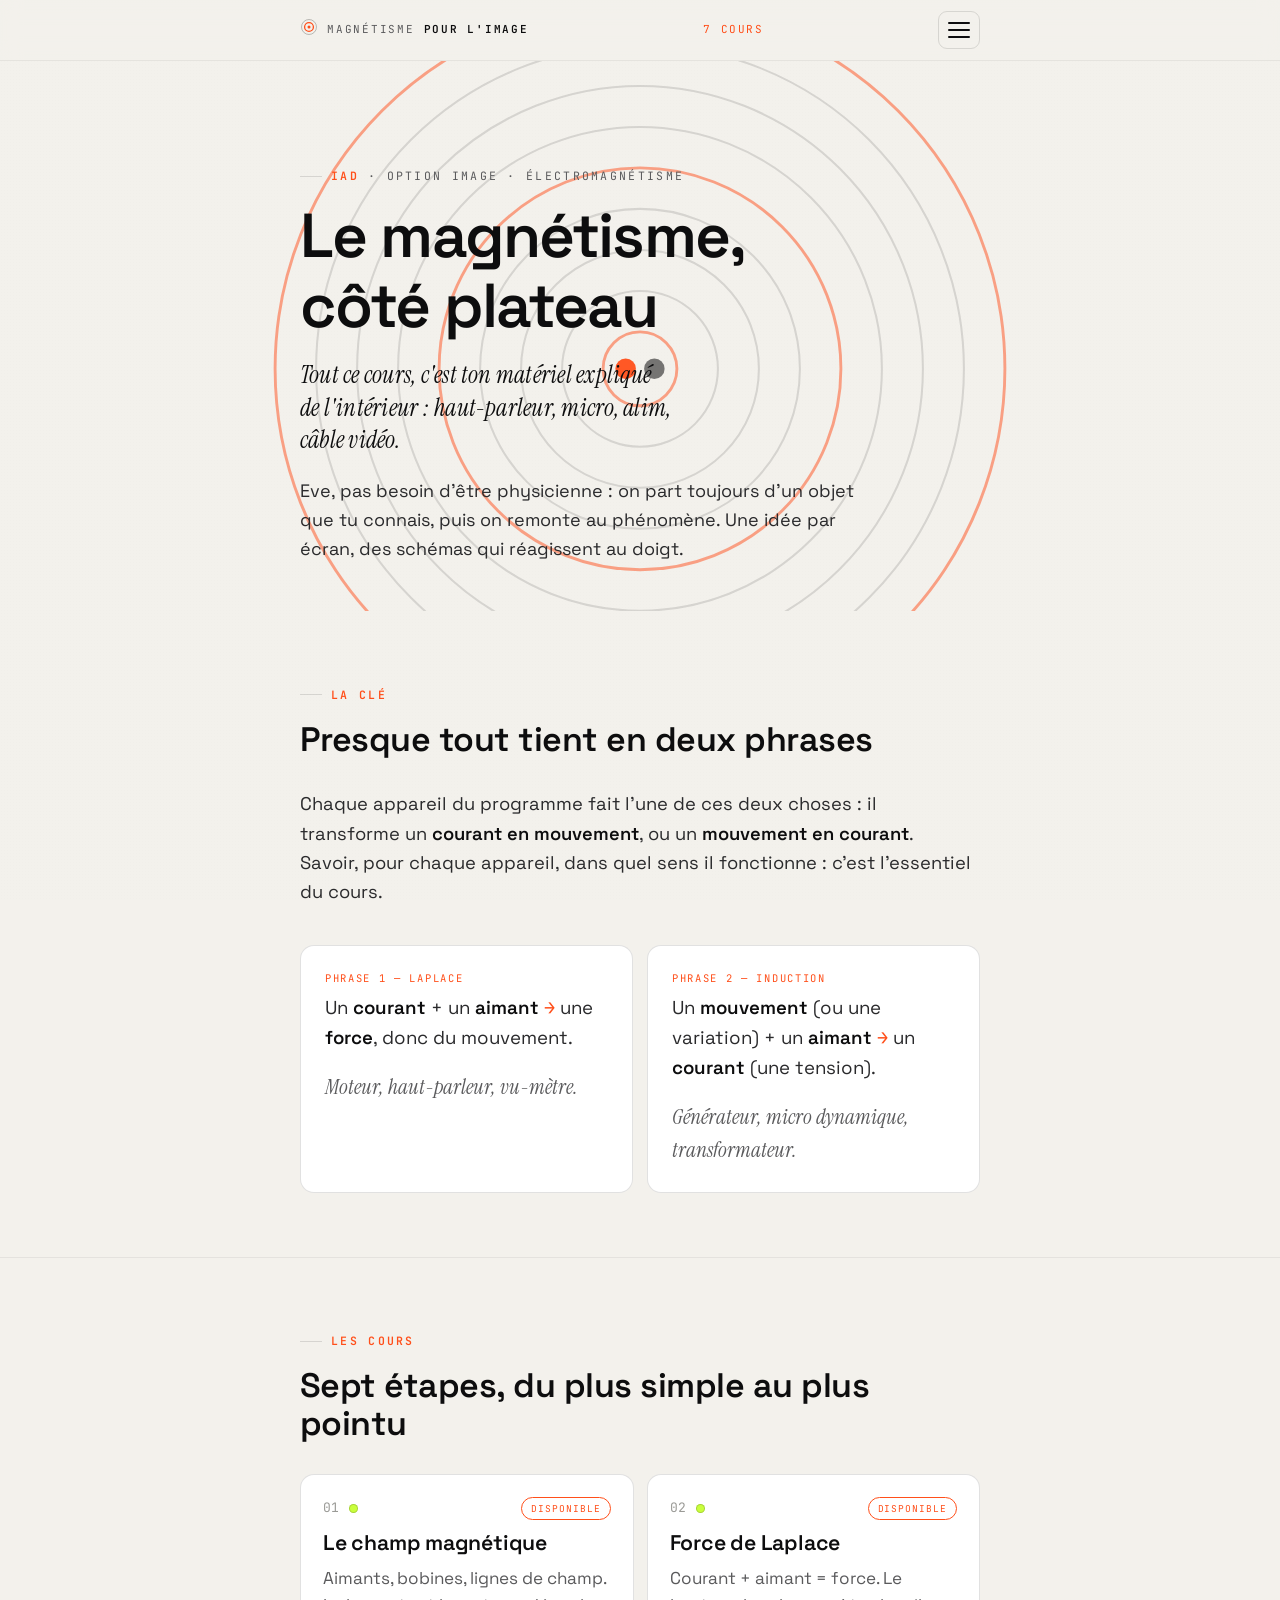
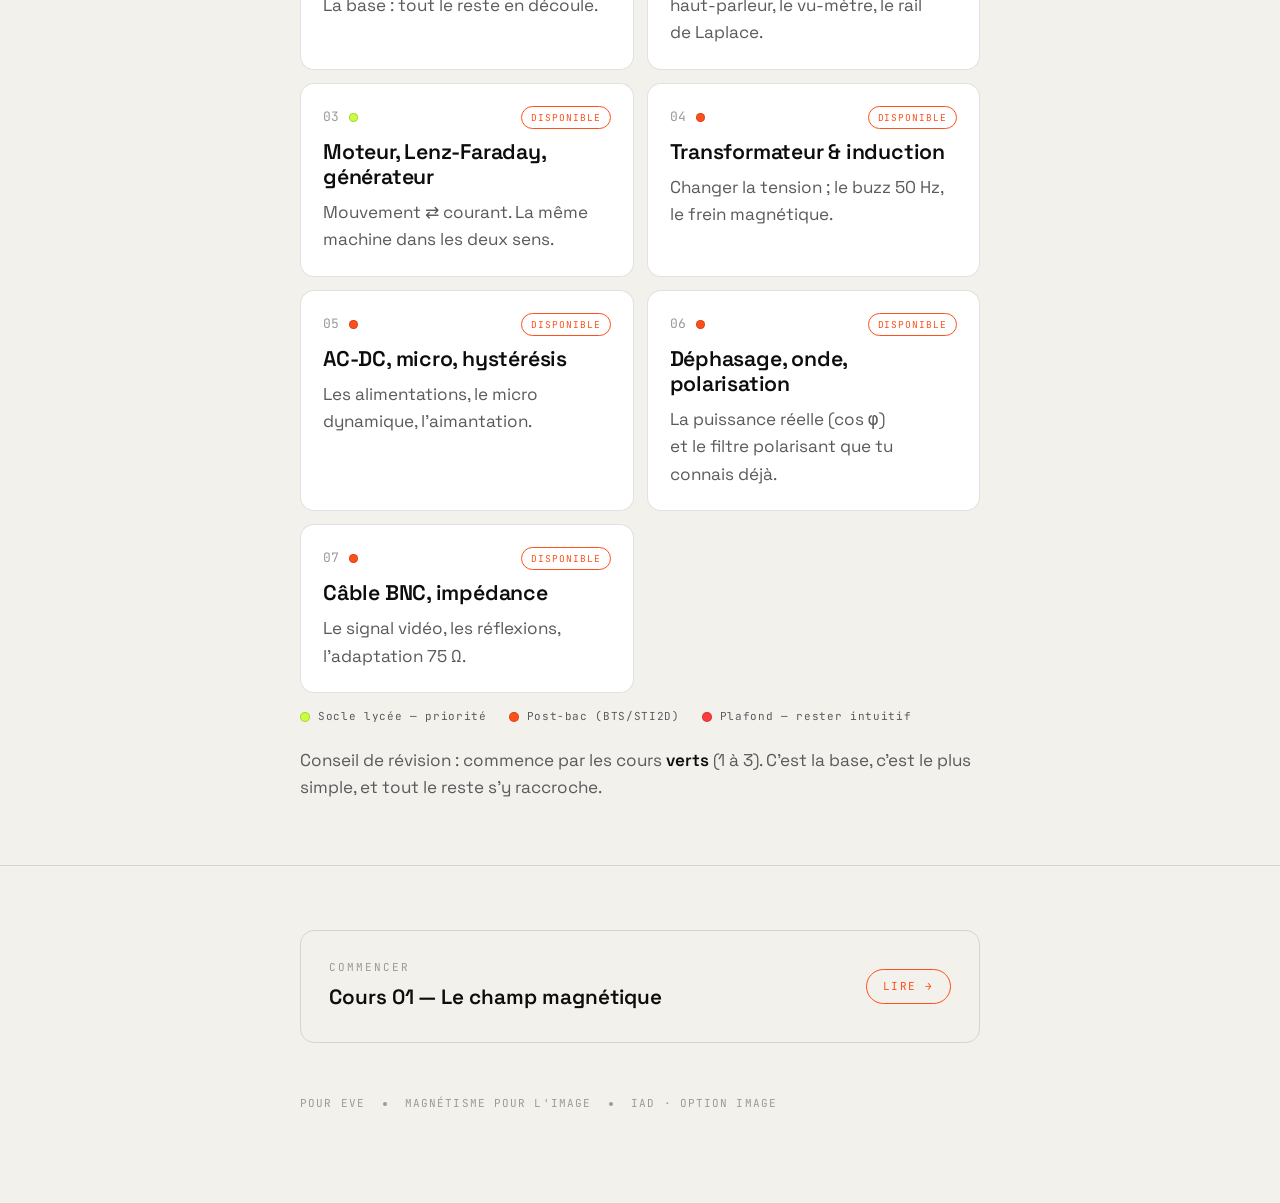
<file: index.html>
<!DOCTYPE html>
<html lang="fr">
<head>
<meta charset="UTF-8">
<meta name="viewport" content="width=device-width, initial-scale=1, viewport-fit=cover">
<title>Magnétisme pour l'image — Cours d'électromagnétisme (IAD · Image)</title>
<meta name="description" content="Réviser l'électromagnétisme pour l'image : 7 cours expliqués simplement et visuellement, du champ magnétique aux câbles BNC.">
<link rel="preconnect" href="https://fonts.googleapis.com">
<link rel="preconnect" href="https://fonts.gstatic.com" crossorigin>
<link href="https://fonts.googleapis.com/css2?family=Space+Grotesk:wght@400;500;600;700&family=Instrument+Serif:ital@0;1&family=JetBrains+Mono:wght@400;500;600&display=swap" rel="stylesheet">
<link rel="stylesheet" href="css/style.css">
</head>
<body data-page="hub">

<!-- ============ TOPBAR ============ -->
<header class="topbar">
  <div class="topbar__in">
    <a class="topbar__brand" href="index.html"><span class="ring-mark"></span> Magnétisme <b>pour l'image</b></a>
    <span class="topbar__cours">7 cours</span>
  </div>
</header>

<!-- ============ HERO ============ -->
<section class="hub-hero">
  <div class="hub-hero__rings" id="heroRings"></div>
  <div class="wrap">
    <div class="eyebrow"><span class="num">IAD</span> · Option Image · électromagnétisme</div>
    <h1>Le magnétisme,<br>côté plateau</h1>
    <p class="hub-hero__lead"><em class="lead">Tout ce cours, c'est ton matériel expliqué de l'intérieur : haut-parleur, micro, alim, câble vidéo.</em></p>
    <p style="margin-top:1.1em;max-width:48ch;color:var(--ink-2)">Eve, pas besoin d'être physicienne : on part toujours d'un objet que tu connais, puis on remonte au phénomène. Une idée par écran, des schémas qui réagissent au doigt.</p>
  </div>
</section>

<!-- ============ COLONNE VERTÉBRALE ============ -->
<section class="section">
  <div class="wrap">
    <div class="sec-head">
      <div class="eyebrow"><span class="num">La clé</span></div>
      <h2>Presque tout tient en deux phrases</h2>
    </div>
    <div class="sec-body">
      <p>Chaque appareil du programme fait l'une de ces deux choses : il transforme un <strong>courant en mouvement</strong>, ou un <strong>mouvement en courant</strong>. Savoir, pour chaque appareil, dans quel sens il fonctionne : c'est l'essentiel du cours.</p>
    </div>
    <div class="spine">
      <div class="spine__card">
        <span class="spine__tag">Phrase 1 — Laplace</span>
        <p>Un <strong>courant</strong> + un <strong>aimant</strong> <span class="arrow">→</span> une <strong>force</strong>, donc du mouvement.</p>
        <span class="ex">Moteur, haut-parleur, vu-mètre.</span>
      </div>
      <div class="spine__card">
        <span class="spine__tag">Phrase 2 — Induction</span>
        <p>Un <strong>mouvement</strong> (ou une variation) + un <strong>aimant</strong> <span class="arrow">→</span> un <strong>courant</strong> (une tension).</p>
        <span class="ex">Générateur, micro dynamique, transformateur.</span>
      </div>
    </div>
  </div>
</section>

<!-- ============ LES 7 COURS ============ -->
<section class="section">
  <div class="wrap">
    <div class="sec-head">
      <div class="eyebrow"><span class="num">Les cours</span></div>
      <h2>Sept étapes, du plus simple au plus pointu</h2>
    </div>

    <div class="courses">

      <a class="ccard" href="cours-1.html">
        <div class="ccard__top">
          <span class="ccard__n">01</span>
          <span class="ccard__lvl ccard__lvl--vert" title="socle lycée"></span>
          <span class="ccard__status is-ready">Disponible</span>
        </div>
        <div class="ccard__title">Le champ magnétique</div>
        <p class="ccard__desc">Aimants, bobines, lignes de champ. La base : tout le reste en découle.</p>
      </a>

      <a class="ccard" href="cours-2.html">
        <div class="ccard__top">
          <span class="ccard__n">02</span>
          <span class="ccard__lvl ccard__lvl--vert" title="socle lycée"></span>
          <span class="ccard__status is-ready">Disponible</span>
        </div>
        <div class="ccard__title">Force de Laplace</div>
        <p class="ccard__desc">Courant + aimant = force. Le haut-parleur, le vu-mètre, le rail de Laplace.</p>
      </a>

      <a class="ccard" href="cours-3.html">
        <div class="ccard__top">
          <span class="ccard__n">03</span>
          <span class="ccard__lvl ccard__lvl--vert" title="socle lycée"></span>
          <span class="ccard__status is-ready">Disponible</span>
        </div>
        <div class="ccard__title">Moteur, Lenz-Faraday, générateur</div>
        <p class="ccard__desc">Mouvement ⇄ courant. La même machine dans les deux sens.</p>
      </a>

      <a class="ccard" href="cours-4.html">
        <div class="ccard__top">
          <span class="ccard__n">04</span>
          <span class="ccard__lvl ccard__lvl--orange" title="post-bac"></span>
          <span class="ccard__status is-ready">Disponible</span>
        </div>
        <div class="ccard__title">Transformateur & induction</div>
        <p class="ccard__desc">Changer la tension ; le buzz 50 Hz, le frein magnétique.</p>
      </a>

      <a class="ccard" href="cours-5.html">
        <div class="ccard__top">
          <span class="ccard__n">05</span>
          <span class="ccard__lvl ccard__lvl--orange" title="post-bac"></span>
          <span class="ccard__status is-ready">Disponible</span>
        </div>
        <div class="ccard__title">AC-DC, micro, hystérésis</div>
        <p class="ccard__desc">Les alimentations, le micro dynamique, l'aimantation.</p>
      </a>

      <a class="ccard" href="cours-6.html">
        <div class="ccard__top">
          <span class="ccard__n">06</span>
          <span class="ccard__lvl ccard__lvl--orange" title="post-bac"></span>
          <span class="ccard__status is-ready">Disponible</span>
        </div>
        <div class="ccard__title">Déphasage, onde, polarisation</div>
        <p class="ccard__desc">La puissance réelle (cos φ) et le filtre polarisant que tu connais déjà.</p>
      </a>

      <a class="ccard" href="cours-7.html">
        <div class="ccard__top">
          <span class="ccard__n">07</span>
          <span class="ccard__lvl ccard__lvl--orange" title="post-bac / plafond"></span>
          <span class="ccard__status is-ready">Disponible</span>
        </div>
        <div class="ccard__title">Câble BNC, impédance</div>
        <p class="ccard__desc">Le signal vidéo, les réflexions, l'adaptation 75 Ω.</p>
      </a>

    </div>

    <div class="legend">
      <span class="lg"><span class="d d--vert"></span> Socle lycée — priorité</span>
      <span class="lg"><span class="d d--orange"></span> Post-bac (BTS/STI2D)</span>
      <span class="lg"><span class="d d--rouge"></span> Plafond — rester intuitif</span>
    </div>
    <p style="margin-top:1.2em;font-size:.95em;color:var(--ink-3)">Conseil de révision : commence par les cours <strong>verts</strong> (1 à 3). C'est la base, c'est le plus simple, et tout le reste s'y raccroche.</p>
  </div>
</section>

<!-- ============ FOOTER ============ -->
<footer class="footnav">
  <div class="wrap">
    <a class="nextcard nextcard--go" href="cours-1.html">
      <div class="nextcard__l">
        <div class="k">Commencer</div>
        <div class="t">Cours 01 — Le champ magnétique</div>
      </div>
      <div class="nextcard__r nextcard__r--go">Lire →</div>
    </a>
    <div class="colophon">
      <span>Pour Eve</span>
      <span class="dotsep"></span>
      <span>Magnétisme pour l'image</span>
      <span class="dotsep"></span>
      <span>IAD · Option Image</span>
    </div>
  </div>
</footer>

<script src="js/ui.js"></script>
<script src="js/site.js"></script>
</body>
</html>
</file>
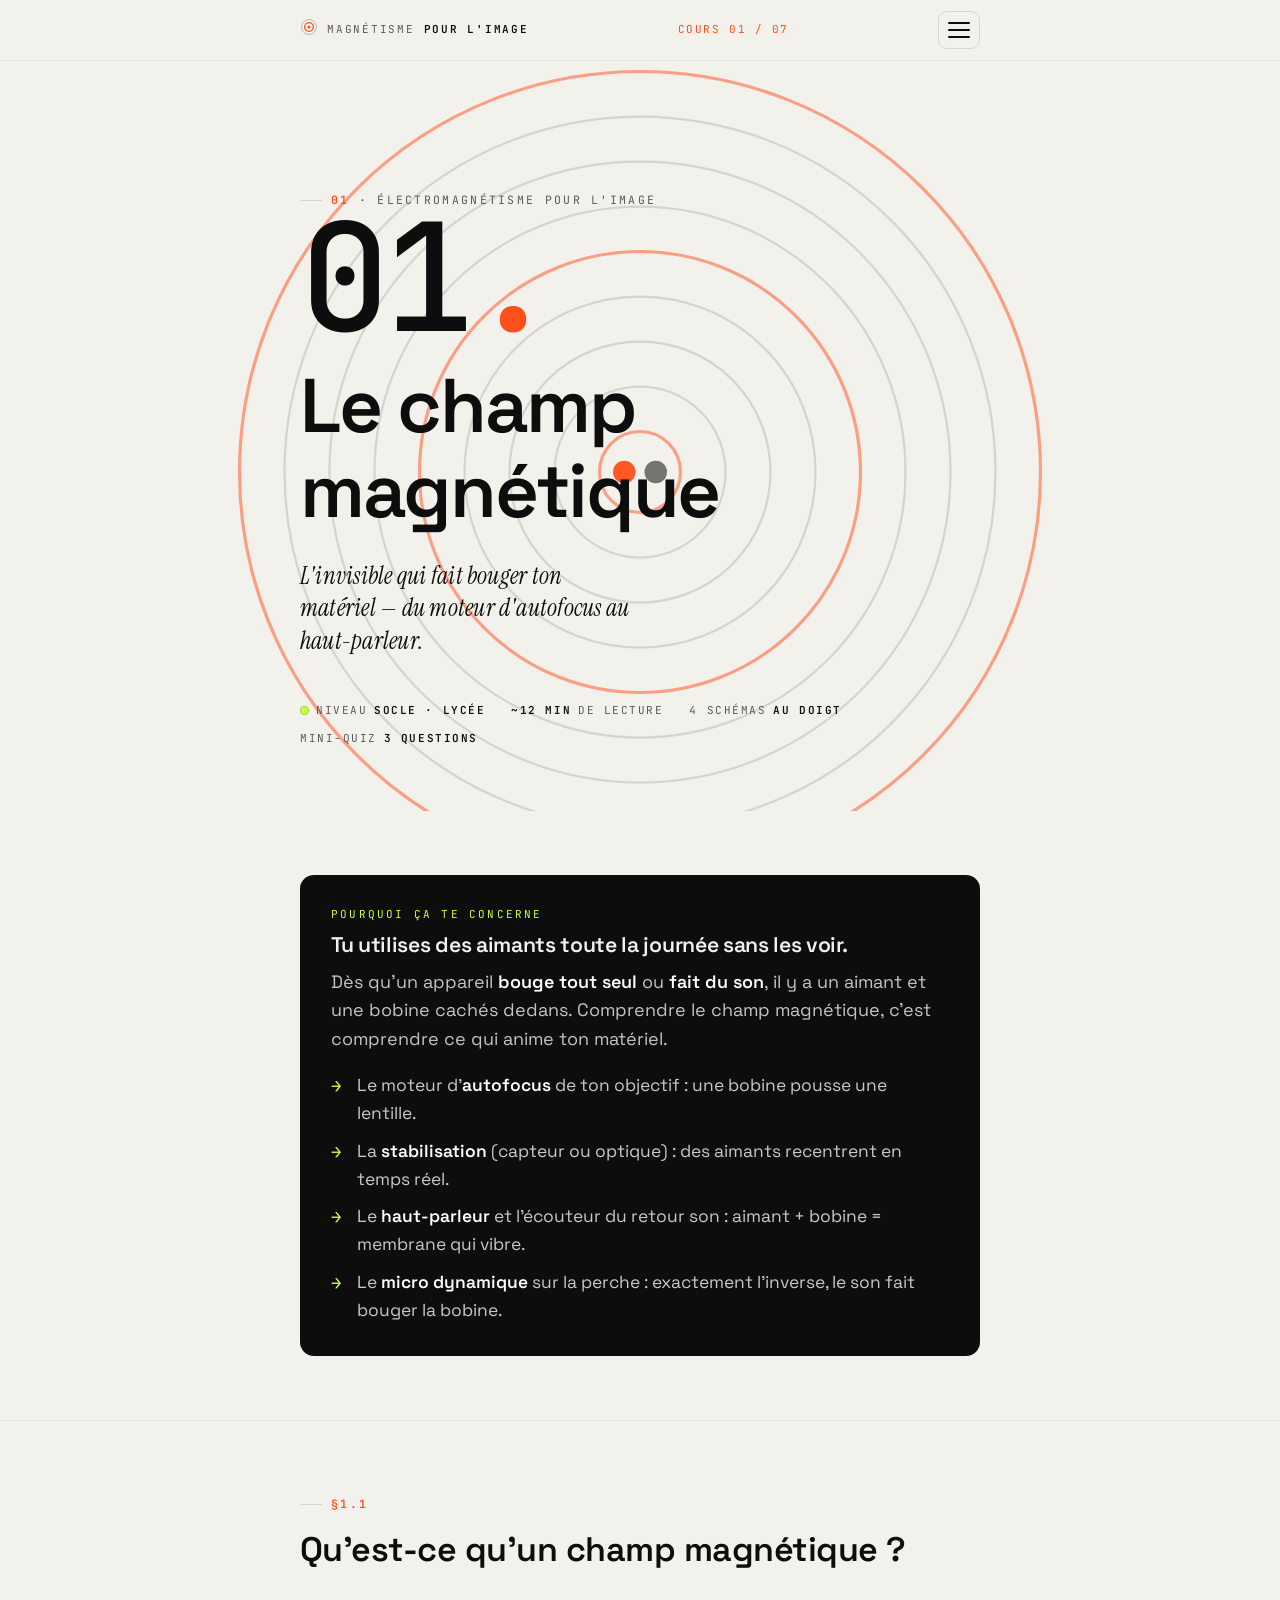
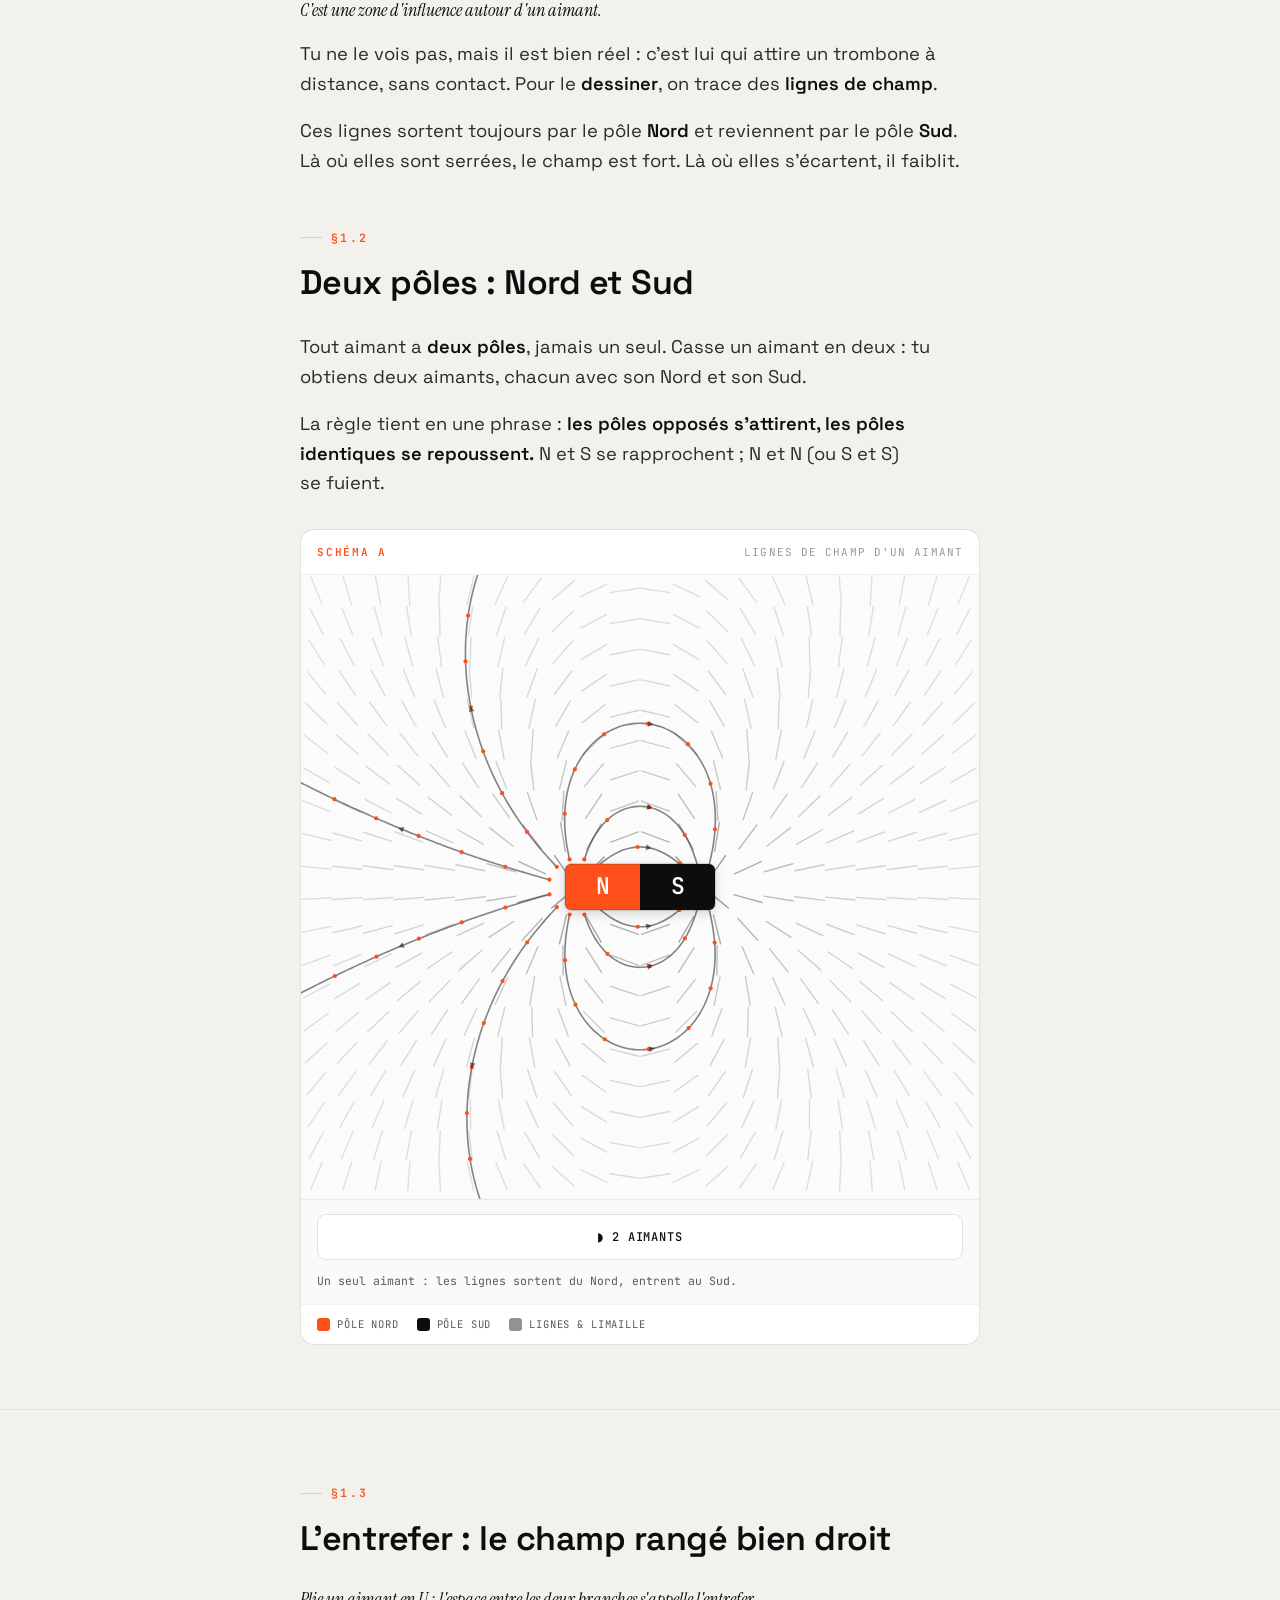
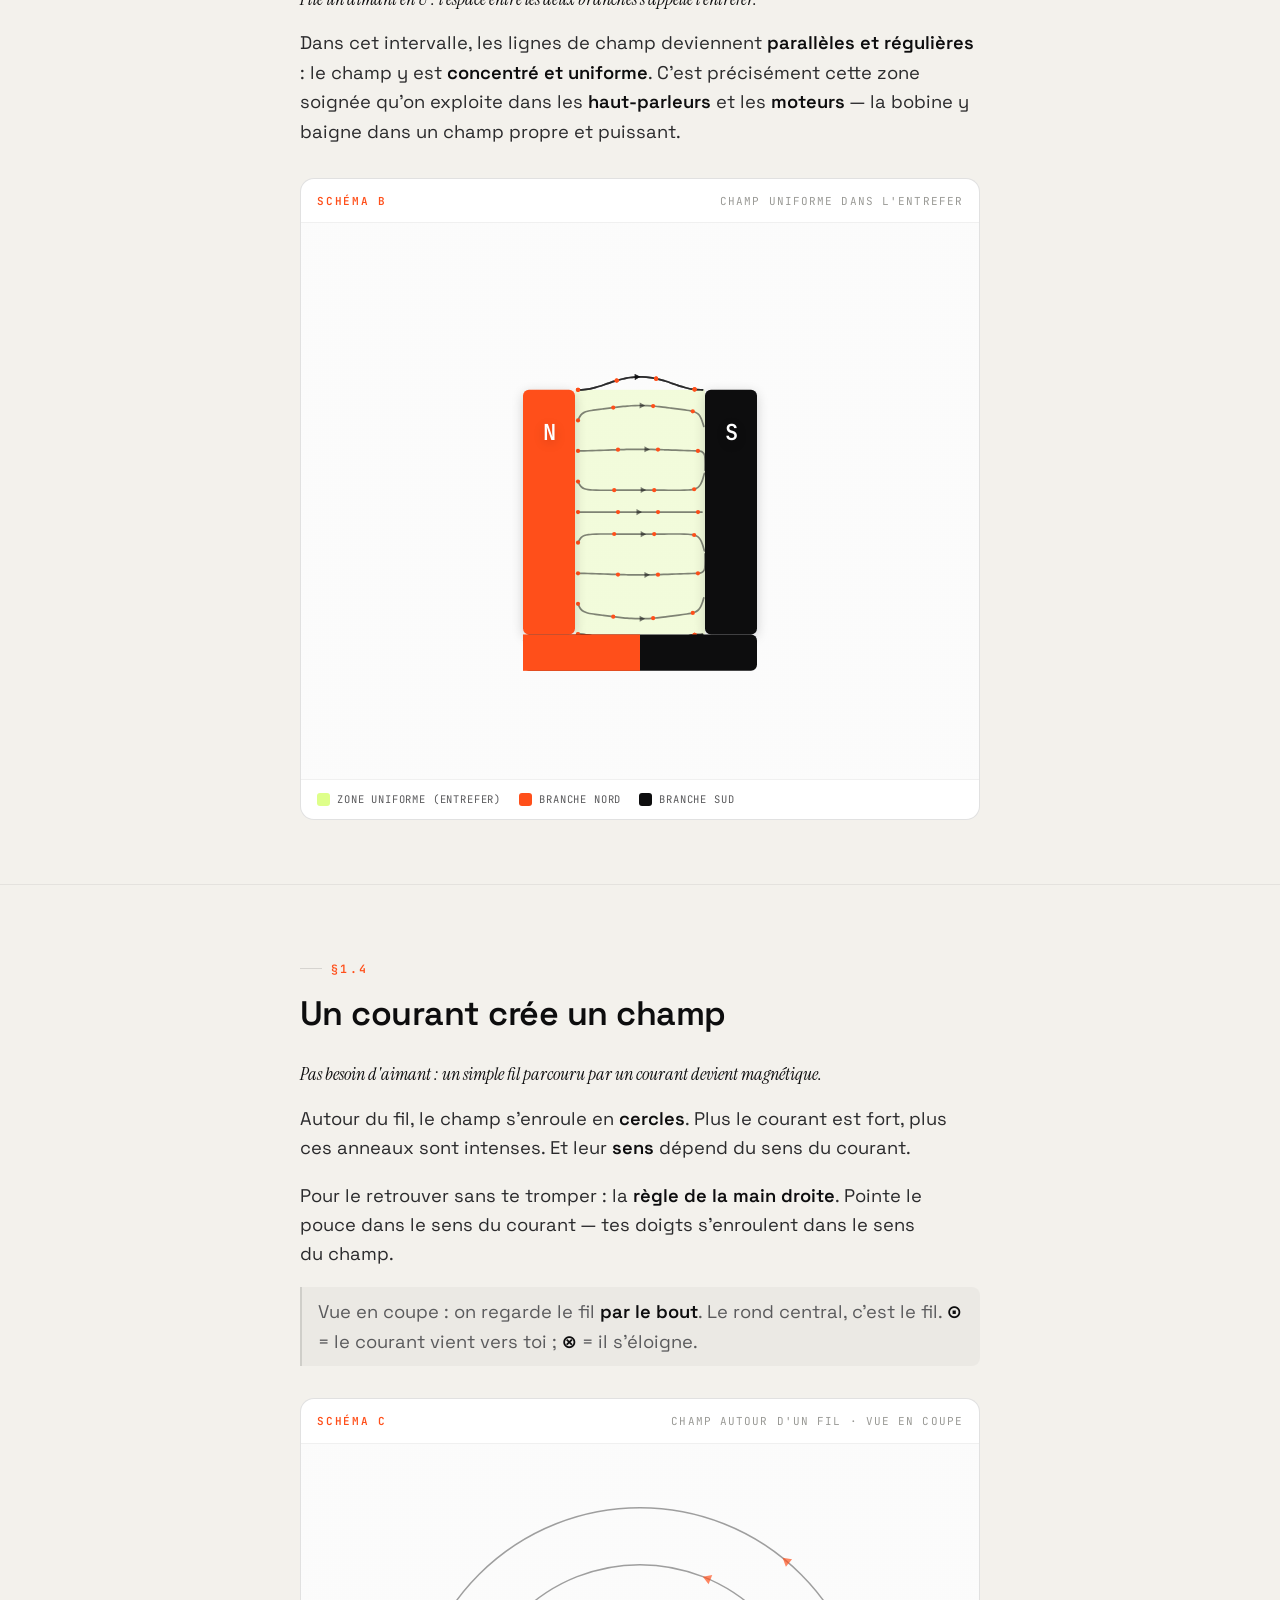
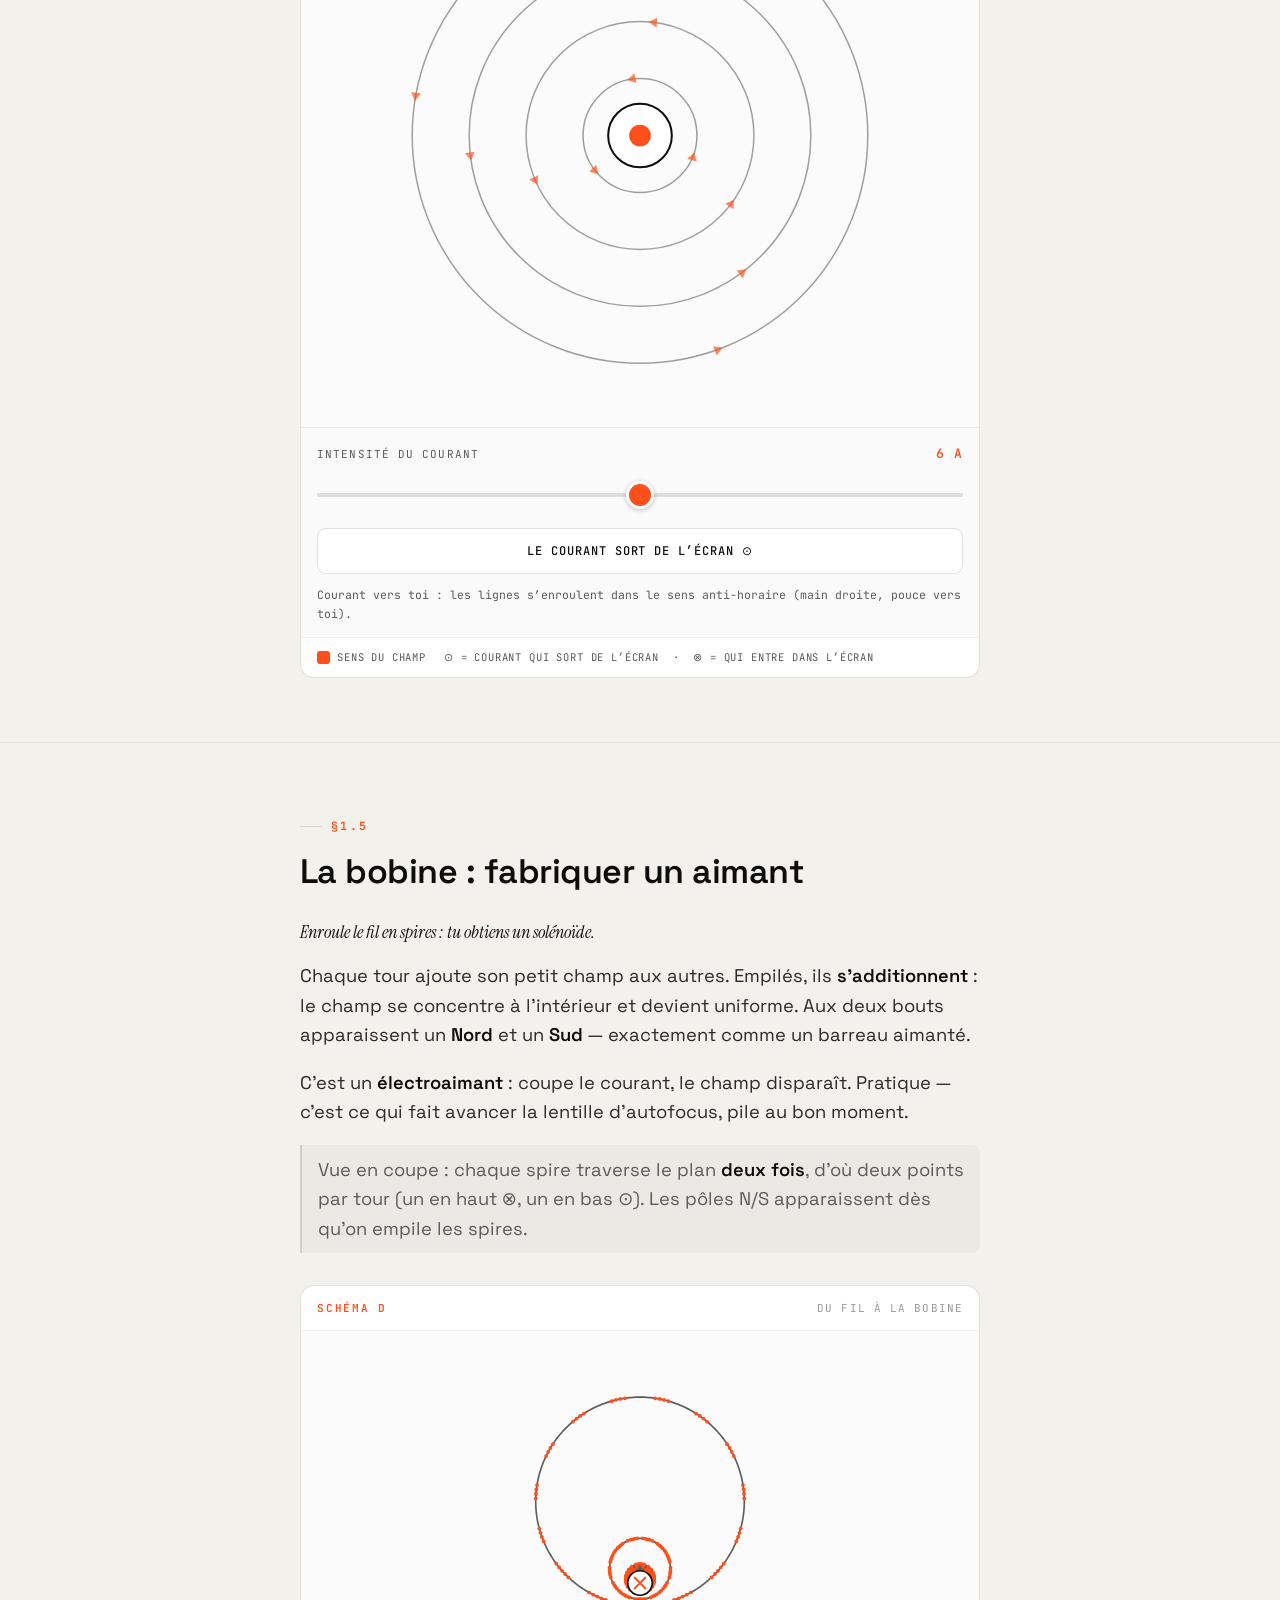
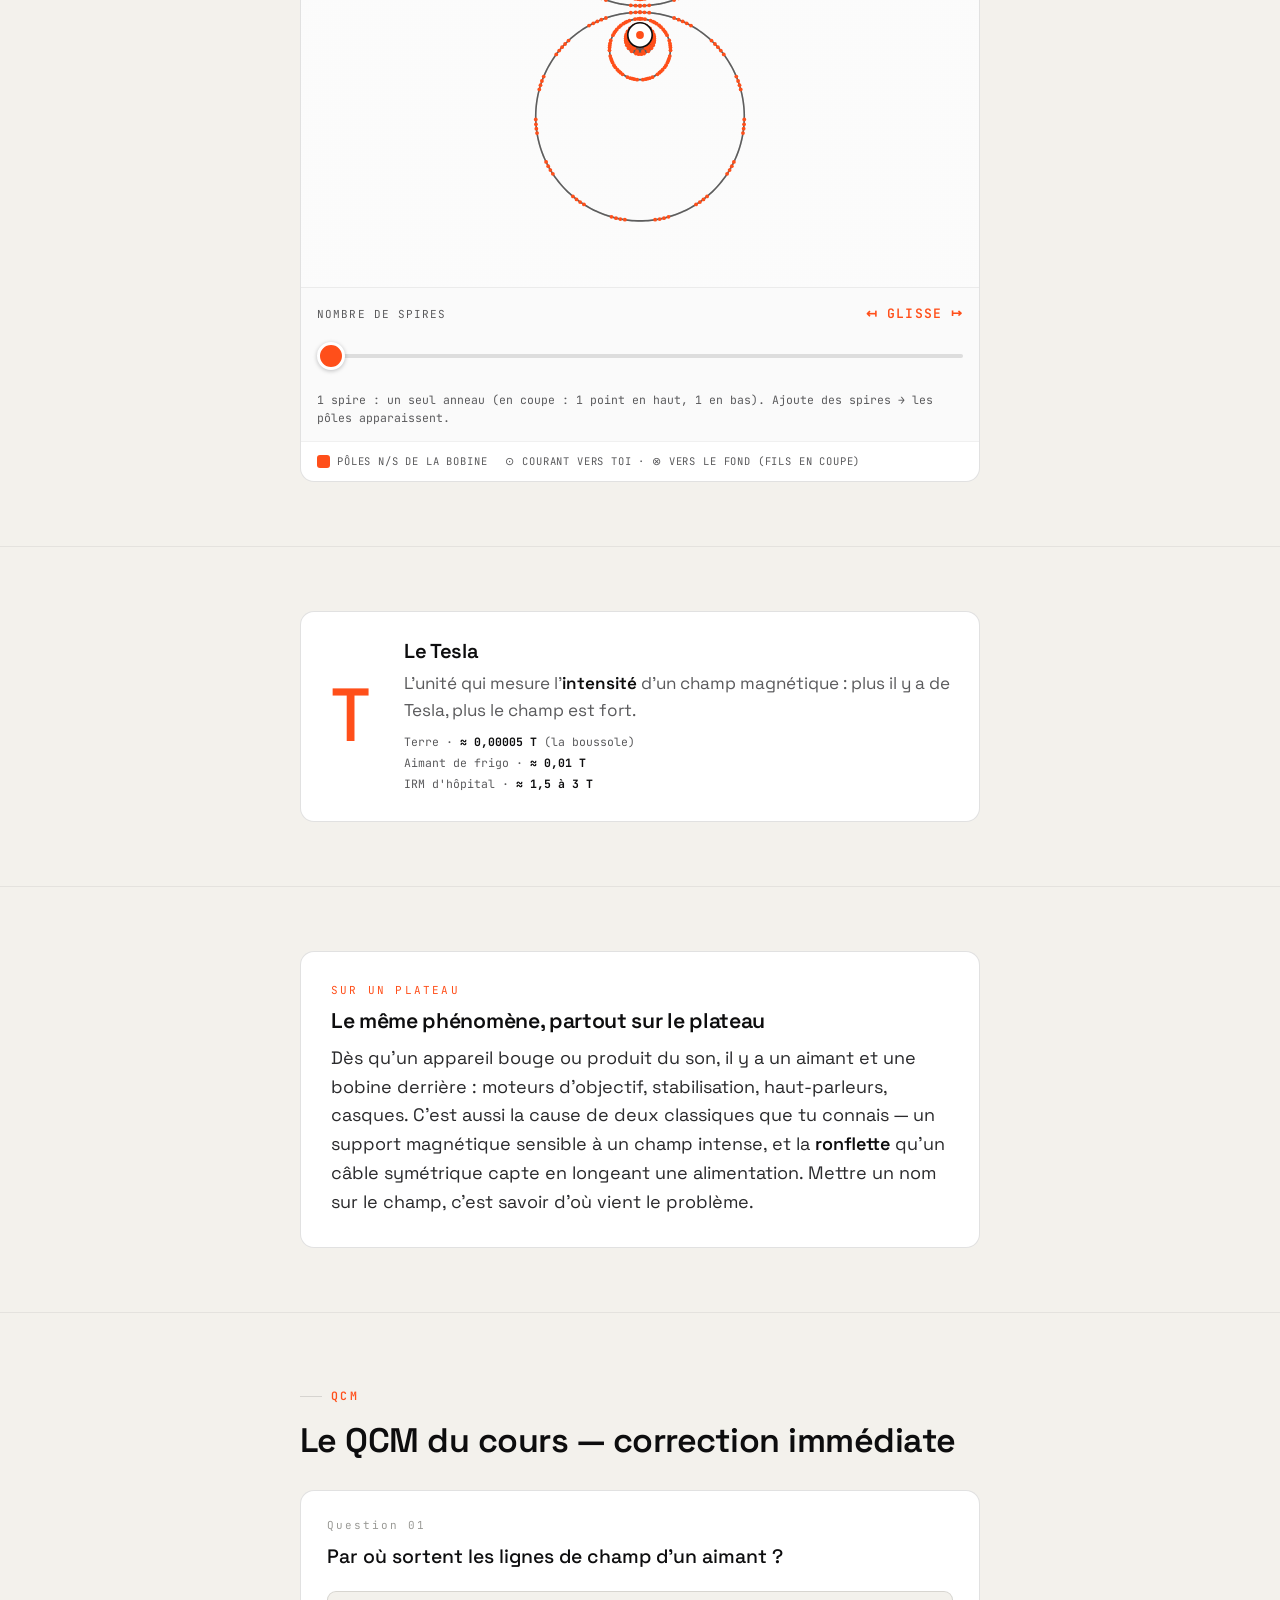
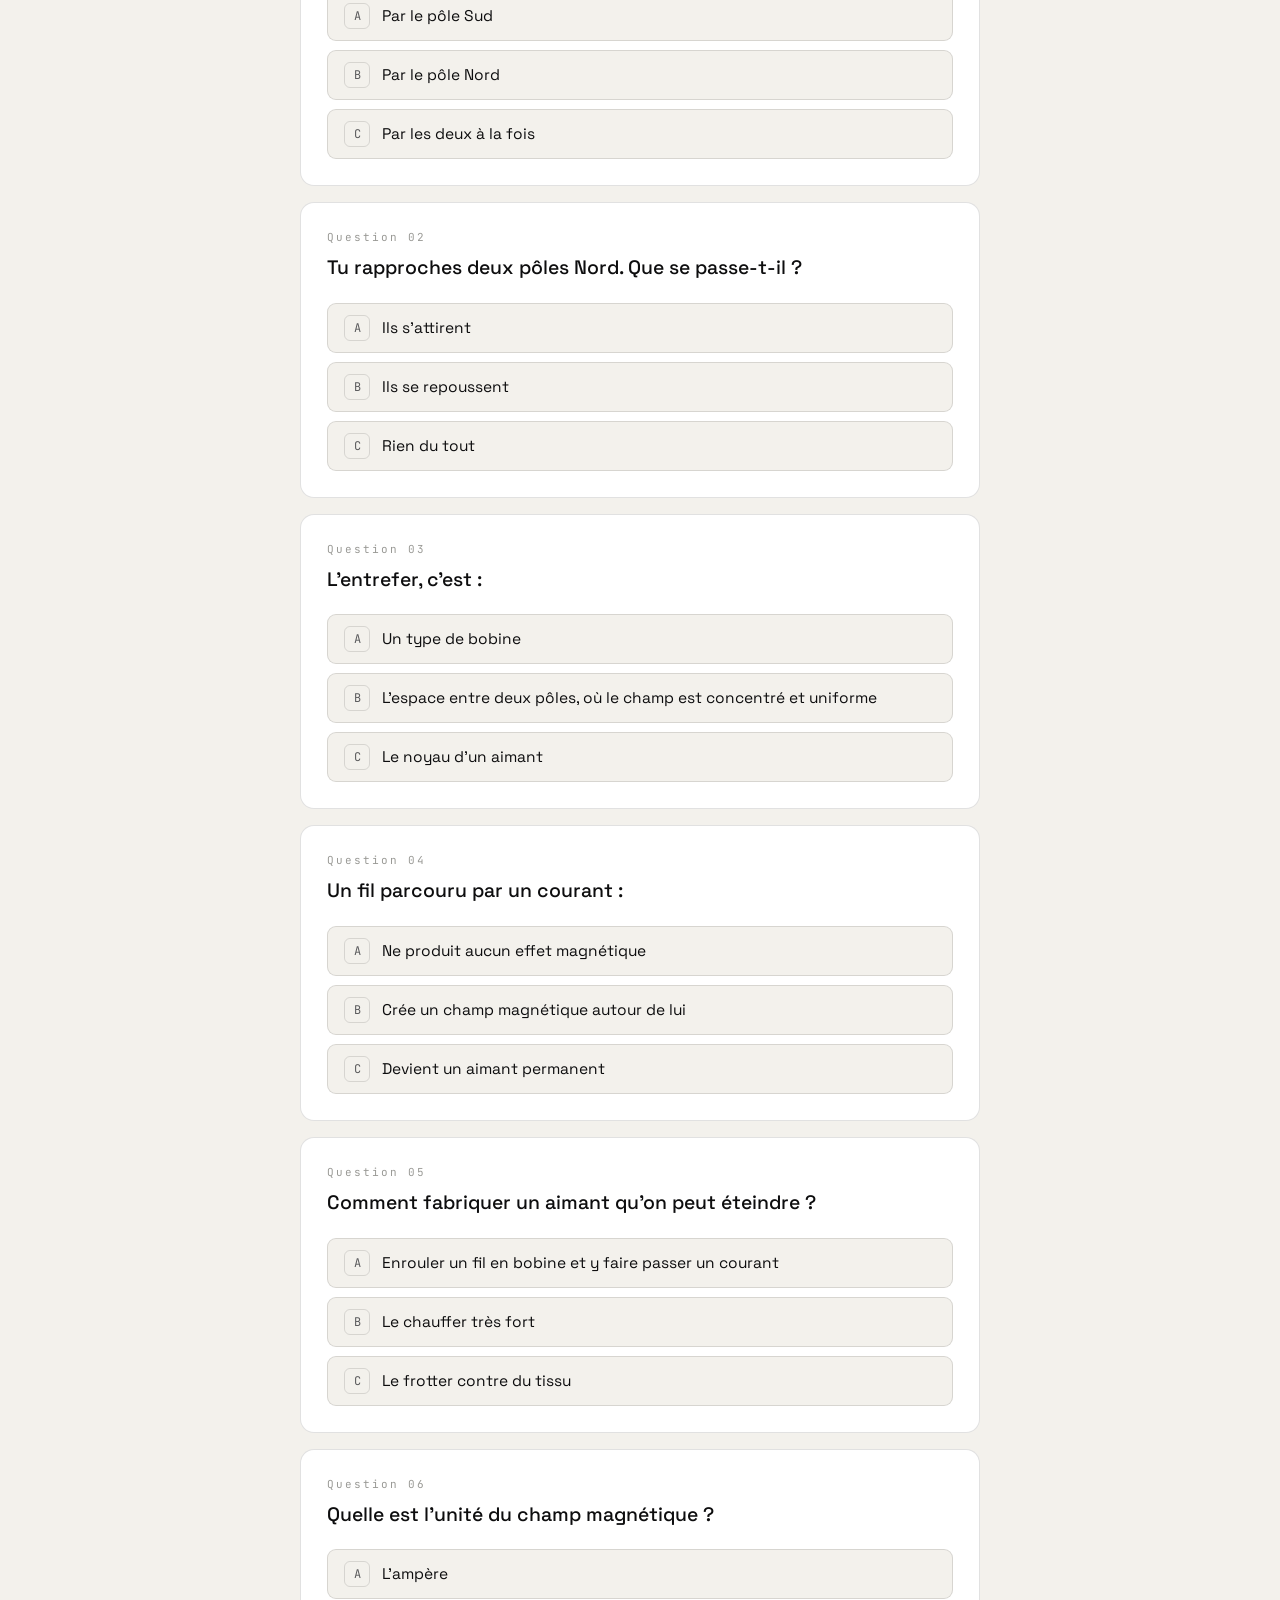
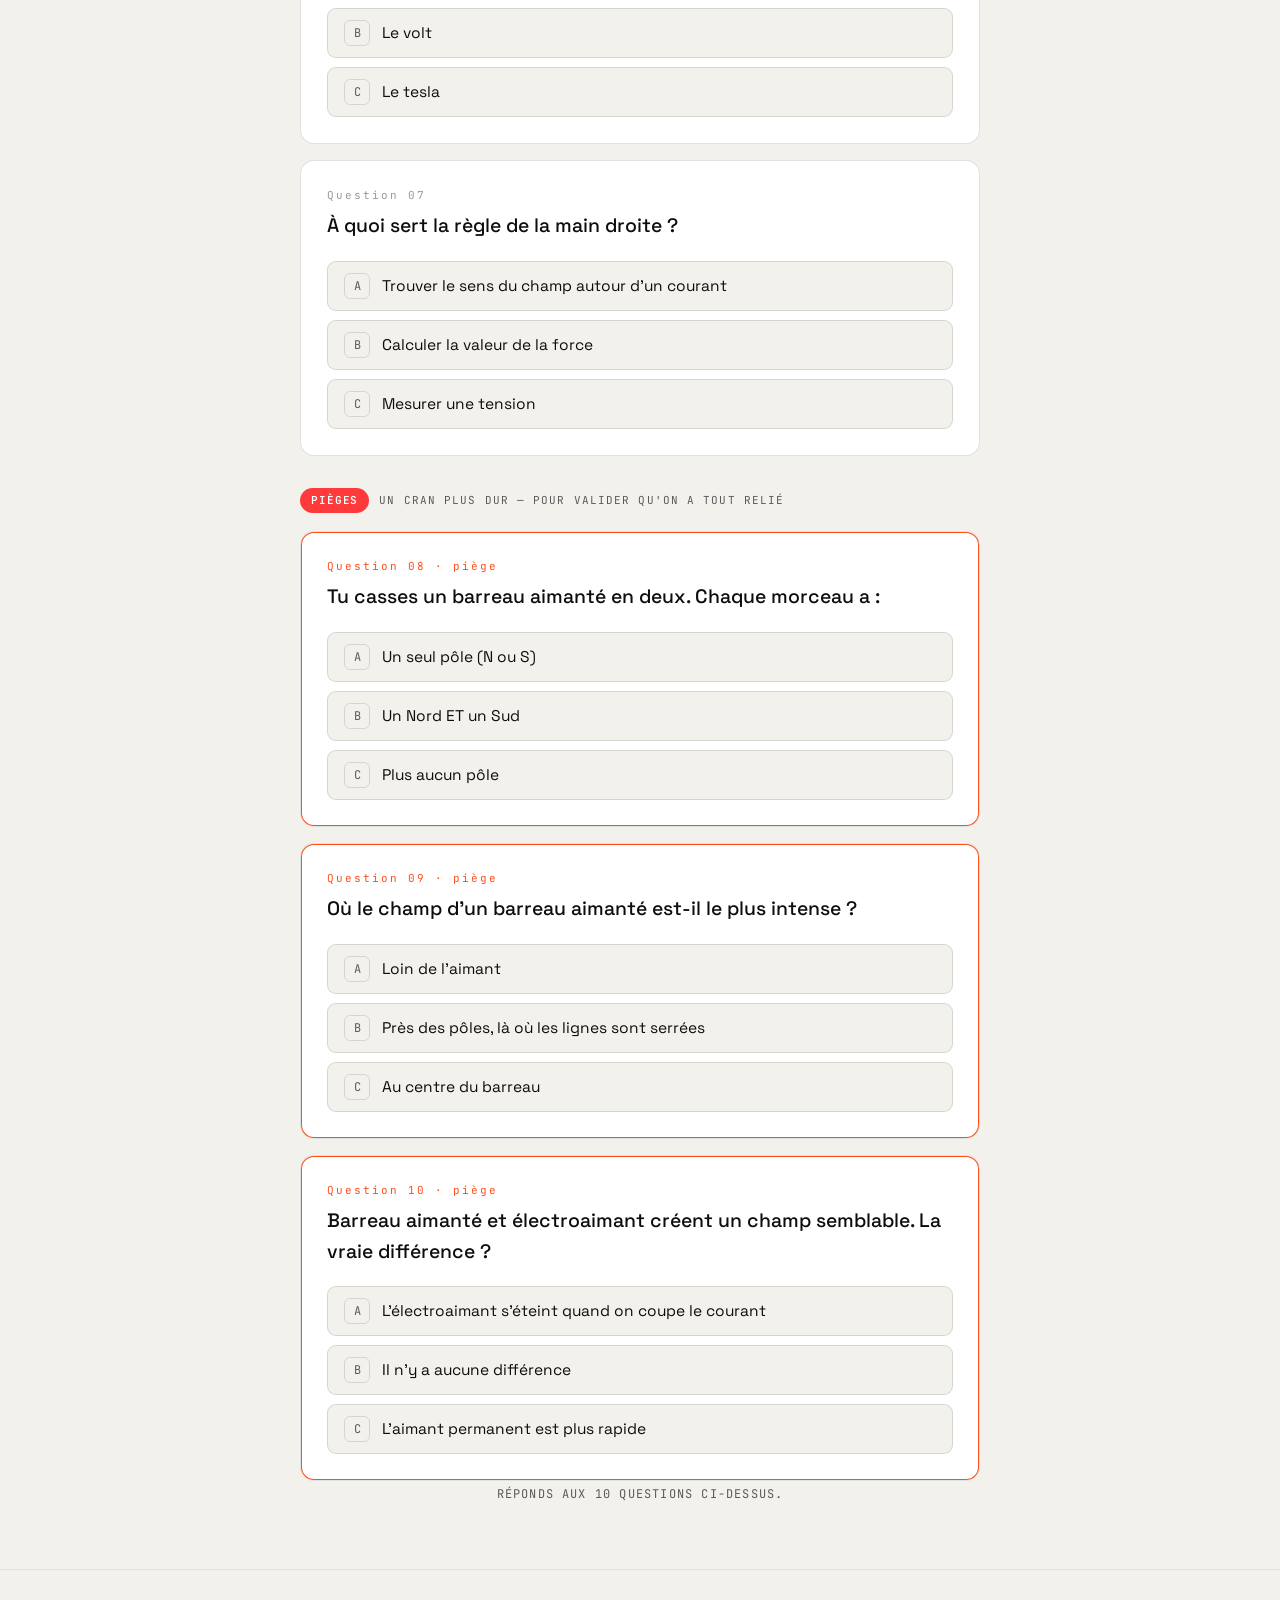
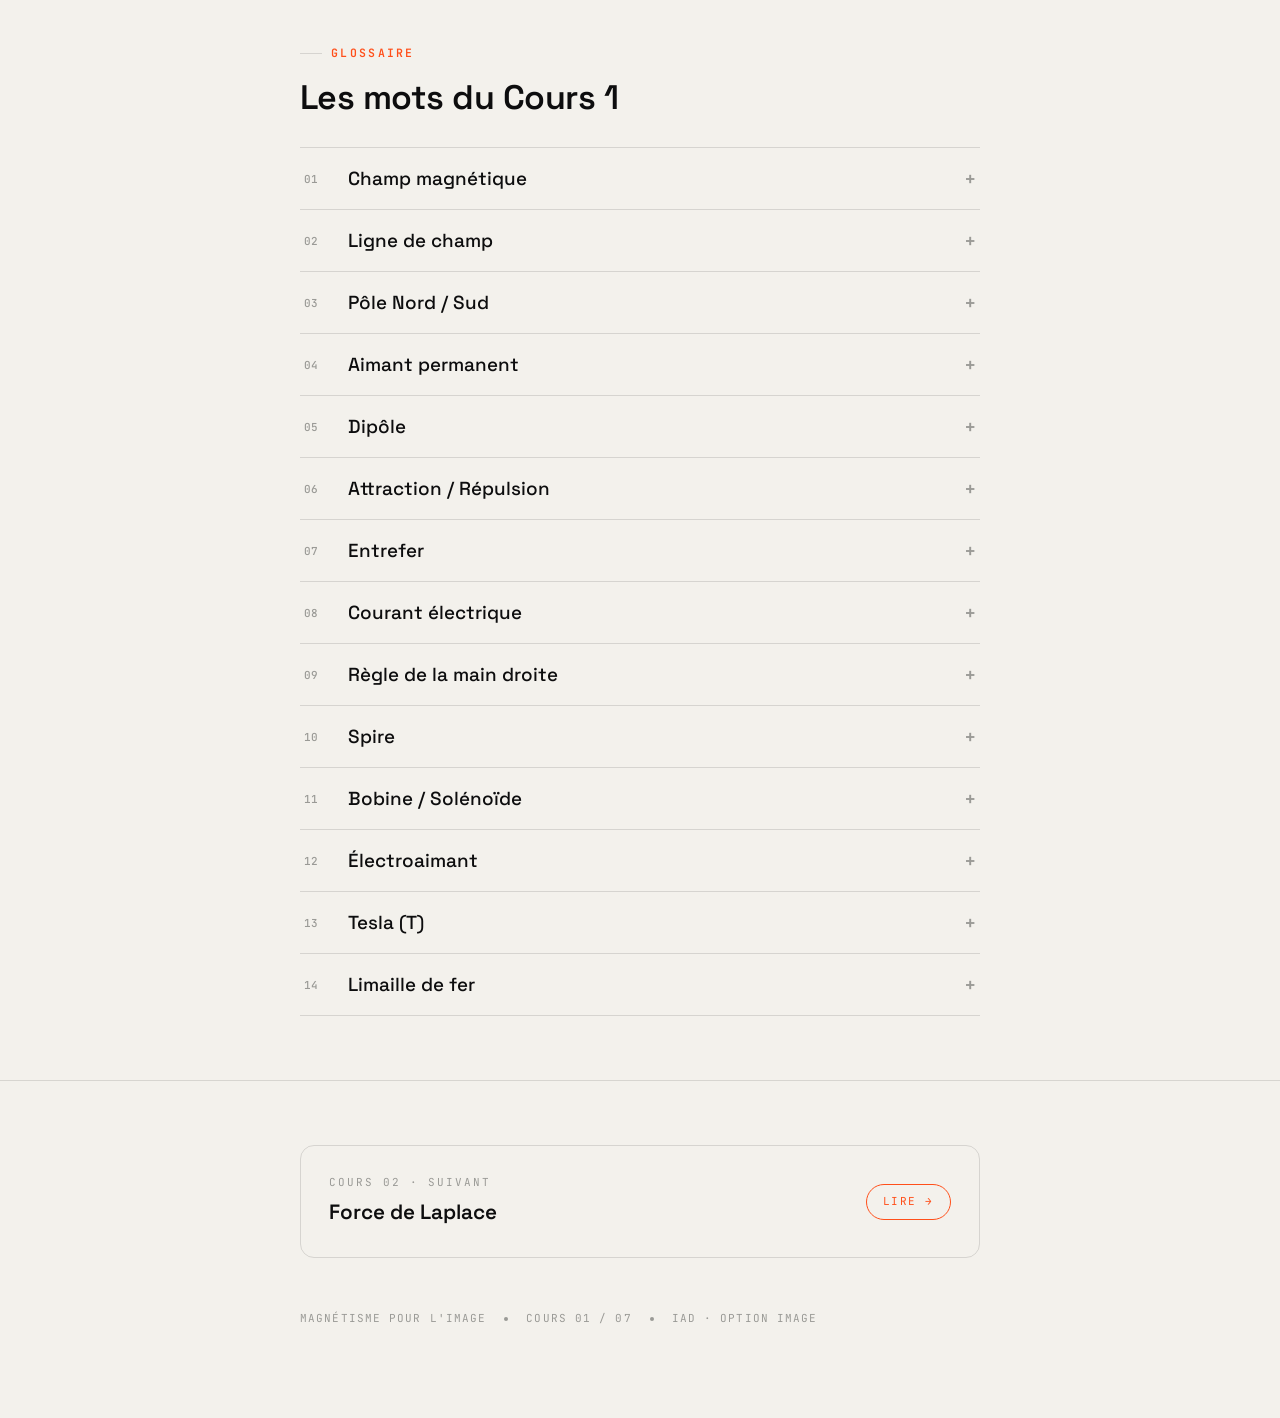
<file: cours-1.html>
<!DOCTYPE html>
<html lang="fr">
<head>
<meta charset="UTF-8">
<meta name="viewport" content="width=device-width, initial-scale=1, viewport-fit=cover">
<title>01 · Le champ magnétique — Magnétisme pour l'image</title>
<meta name="description" content="Cours 1 d'électromagnétisme pour l'image : le champ magnétique, expliqué simplement et visuellement.">
<link rel="preconnect" href="https://fonts.googleapis.com">
<link rel="preconnect" href="https://fonts.gstatic.com" crossorigin>
<link href="https://fonts.googleapis.com/css2?family=Space+Grotesk:wght@400;500;600;700&family=Instrument+Serif:ital@0;1&family=JetBrains+Mono:wght@400;500;600&display=swap" rel="stylesheet">
<link rel="stylesheet" href="css/style.css">
</head>
<body data-page="cours-1">

<div class="progress" id="progress"></div>

<!-- ============ TOPBAR ============ -->
<header class="topbar">
  <div class="topbar__in">
    <a class="topbar__brand" href="index.html"><span class="ring-mark"></span> Magnétisme <b>pour l'image</b></a>
    <span class="topbar__cours">Cours 01 / 07</span>
  </div>
</header>

<!-- ============ HERO ============ -->
<section class="hero" data-screen-label="Hero">
  <div class="hero__rings" id="heroRings"></div>
  <div class="wrap">
    <div class="eyebrow"><span class="num">01</span> · Électromagnétisme pour l'image</div>
    <div class="hero__num">01<span class="dot">.</span></div>
    <h1>Le champ<br>magnétique</h1>
    <p class="hero__lead"><em class="lead">L'invisible qui fait bouger ton matériel — du moteur d'autofocus au haut-parleur.</em></p>
    <div class="hero__meta">
      <span class="chip chip--level"><span class="lvl-dot"></span> Niveau <b>socle · lycée</b></span>
      <span class="chip"><b>~12 min</b> de lecture</span>
      <span class="chip">4 schémas <b>au doigt</b></span>
      <span class="chip">mini-quiz <b>3 questions</b></span>
    </div>
  </div>
</section>

<!-- ============ POURQUOI ÇA TE CONCERNE ============ -->
<section class="section" data-screen-label="Pourquoi ça te concerne">
  <div class="wrap">
    <div class="callout callout--dark">
      <span class="callout__label">Pourquoi ça te concerne</span>
      <h3>Tu utilises des aimants toute la journée sans les voir.</h3>
      <p>Dès qu'un appareil <strong>bouge tout seul</strong> ou <strong>fait du son</strong>, il y a un aimant et une bobine cachés dedans. Comprendre le champ magnétique, c'est comprendre ce qui anime ton matériel.</p>
      <ul class="applist">
        <li>Le moteur d'<strong>autofocus</strong> de ton objectif : une bobine pousse une lentille.</li>
        <li>La <strong>stabilisation</strong> (capteur ou optique) : des aimants recentrent en temps réel.</li>
        <li>Le <strong>haut-parleur</strong> et l'écouteur du retour son : aimant + bobine = membrane qui vibre.</li>
        <li>Le <strong>micro dynamique</strong> sur la perche : exactement l'inverse, le son fait bouger la bobine.</li>
      </ul>
    </div>
  </div>
</section>

<!-- ============ §1 — QU'EST-CE QU'UN CHAMP / PÔLES / ATTRACTION ============ -->
<section class="section" data-screen-label="§1 Le champ et les pôles">
  <div class="wrap">
    <div class="sec-head">
      <div class="eyebrow"><span class="num">§1.1</span></div>
      <h2>Qu'est-ce qu'un champ magnétique&nbsp;?</h2>
    </div>
    <div class="sec-body">
      <p class="lead-line">C'est une zone d'influence autour d'un aimant.</p>
      <p>Tu ne le vois pas, mais il est bien réel : c'est lui qui attire un trombone à distance, sans contact. Pour le <strong>dessiner</strong>, on trace des <strong>lignes de champ</strong>.</p>
      <p>Ces lignes sortent toujours par le pôle <strong>Nord</strong> et reviennent par le pôle <strong>Sud</strong>. Là où elles sont serrées, le champ est fort. Là où elles s'écartent, il faiblit.</p>
    </div>

    <div class="sec-head" style="margin-top:2.4em">
      <div class="eyebrow"><span class="num">§1.2</span></div>
      <h2>Deux pôles : Nord et Sud</h2>
    </div>
    <div class="sec-body">
      <p>Tout aimant a <strong>deux pôles</strong>, jamais un seul. Casse un aimant en deux : tu obtiens deux aimants, chacun avec son Nord et son Sud.</p>
      <p>La règle tient en une phrase : <strong>les pôles opposés s'attirent, les pôles identiques se repoussent.</strong> N et S se rapprochent ; N et N (ou S et S) se fuient.</p>
    </div>

    <!-- SCHÉMA A -->
    <figure class="figure">
      <div class="figure__head">
        <span class="figure__tag">Schéma A</span>
        <span class="figure__title">Lignes de champ d'un aimant</span>
      </div>
      <div class="figure__stage"><canvas id="cvA"></canvas></div>
      <div class="controls">
        <button class="btn btn--accent" id="aToggle">◗ 2 aimants</button>
        <button class="btn" id="aFlip" style="display:none">Pôles opposés ⇄</button>
        <div class="slider" style="flex-basis:100%">
          <div class="slider__top" id="aHint" style="text-transform:none;letter-spacing:0;font-size:11.5px"></div>
        </div>
      </div>
      <div class="figure__legend">
        <span class="lg"><span class="sw" style="background:var(--accent)"></span> Pôle Nord</span>
        <span class="lg"><span class="sw" style="background:var(--ink)"></span> Pôle Sud</span>
        <span class="lg"><span class="sw" style="background:rgba(13,13,14,.45)"></span> Lignes &amp; limaille</span>
      </div>
    </figure>
  </div>
</section>

<!-- ============ §2 — ENTREFER ============ -->
<section class="section" data-screen-label="§2 L'entrefer">
  <div class="wrap">
    <div class="sec-head">
      <div class="eyebrow"><span class="num">§1.3</span></div>
      <h2>L'entrefer : le champ rangé bien droit</h2>
    </div>
    <div class="sec-body">
      <p class="lead-line">Plie un aimant en U : l'espace entre les deux branches s'appelle l'entrefer.</p>
      <p>Dans cet intervalle, les lignes de champ deviennent <strong>parallèles et régulières</strong> : le champ y est <strong>concentré et uniforme</strong>. C'est précisément cette zone soignée qu'on exploite dans les <strong>haut-parleurs</strong> et les <strong>moteurs</strong> — la bobine y baigne dans un champ propre et puissant.</p>
    </div>

    <!-- SCHÉMA B -->
    <figure class="figure">
      <div class="figure__head">
        <span class="figure__tag">Schéma B</span>
        <span class="figure__title">Champ uniforme dans l'entrefer</span>
      </div>
      <div class="figure__stage"><canvas id="cvB"></canvas></div>
      <div class="figure__legend">
        <span class="lg"><span class="sw" style="background:rgba(201,255,60,.6)"></span> Zone uniforme (entrefer)</span>
        <span class="lg"><span class="sw" style="background:var(--accent)"></span> Branche Nord</span>
        <span class="lg"><span class="sw" style="background:var(--ink)"></span> Branche Sud</span>
      </div>
    </figure>
  </div>
</section>

<!-- ============ §3 — COURANT CRÉE UN CHAMP ============ -->
<section class="section" data-screen-label="§3 Le courant crée un champ">
  <div class="wrap">
    <div class="sec-head">
      <div class="eyebrow"><span class="num">§1.4</span></div>
      <h2>Un courant crée un champ</h2>
    </div>
    <div class="sec-body">
      <p class="lead-line">Pas besoin d'aimant : un simple fil parcouru par un courant devient magnétique.</p>
      <p>Autour du fil, le champ s'enroule en <strong>cercles</strong>. Plus le courant est fort, plus ces anneaux sont intenses. Et leur <strong>sens</strong> dépend du sens du courant.</p>
      <p>Pour le retrouver sans te tromper : la <strong>règle de la main droite</strong>. Pointe le pouce dans le sens du courant — tes doigts s'enroulent dans le sens du champ.</p>
      <p class="cut-note">Vue en coupe : on regarde le fil <strong>par le bout</strong>. Le rond central, c'est le fil. <strong>⊙</strong> = le courant vient vers toi ; <strong>⊗</strong> = il s'éloigne.</p>
    </div>

    <!-- SCHÉMA C -->
    <figure class="figure">
      <div class="figure__head">
        <span class="figure__tag">Schéma C</span>
        <span class="figure__title">Champ autour d'un fil · vue en coupe</span>
      </div>
      <div class="figure__stage"><canvas id="cvC"></canvas></div>
      <div class="controls">
        <div class="slider">
          <div class="slider__top"><span>Intensité du courant</span><b id="cIval">5 A</b></div>
          <input type="range" id="cI" min="0.1" max="1" step="0.01" value="0.55">
        </div>
        <button class="btn btn--accent" id="cDir" style="flex-basis:100%">Le courant sort de l’écran ⊙</button>
        <div class="slider" style="flex-basis:100%">
          <div class="slider__top" id="cHint" style="text-transform:none;letter-spacing:0;font-size:11.5px"></div>
        </div>
      </div>
      <div class="figure__legend">
        <span class="lg"><span class="sw" style="background:var(--accent)"></span> Sens du champ</span>
        <span class="lg">⊙ = courant qui sort de l’écran &nbsp;·&nbsp; ⊗ = qui entre dans l’écran</span>
      </div>
    </figure>
  </div>
</section>

<!-- ============ §4 — BOBINE / SOLÉNOÏDE ============ -->
<section class="section" data-screen-label="§4 La bobine">
  <div class="wrap">
    <div class="sec-head">
      <div class="eyebrow"><span class="num">§1.5</span></div>
      <h2>La bobine : fabriquer un aimant</h2>
    </div>
    <div class="sec-body">
      <p class="lead-line">Enroule le fil en spires : tu obtiens un solénoïde.</p>
      <p>Chaque tour ajoute son petit champ aux autres. Empilés, ils <strong>s'additionnent</strong> : le champ se concentre à l'intérieur et devient uniforme. Aux deux bouts apparaissent un <strong>Nord</strong> et un <strong>Sud</strong> — exactement comme un barreau aimanté.</p>
      <p>C'est un <strong>électroaimant</strong> : coupe le courant, le champ disparaît. Pratique — c'est ce qui fait avancer la lentille d'autofocus, pile au bon moment.</p>
      <p class="cut-note">Vue en coupe : chaque spire traverse le plan <strong>deux fois</strong>, d'où deux points par tour (un en haut ⊗, un en bas ⊙). Les pôles N/S apparaissent dès qu'on empile les spires.</p>
    </div>

    <!-- SCHÉMA D -->
    <figure class="figure">
      <div class="figure__head">
        <span class="figure__tag">Schéma D</span>
        <span class="figure__title">Du fil à la bobine</span>
      </div>
      <div class="figure__stage"><canvas id="cvD"></canvas></div>
      <div class="controls">
        <div class="slider">
          <div class="slider__top"><span>Nombre de spires</span><b>↤ glisse ↦</b></div>
          <input type="range" id="dCoil" min="0" max="1" step="0.01" value="0">
        </div>
        <div class="slider" style="flex-basis:100%">
          <div class="slider__top" id="dHint" style="text-transform:none;letter-spacing:0;font-size:11.5px"></div>
        </div>
      </div>
      <div class="figure__legend">
        <span class="lg"><span class="sw" style="background:var(--accent)"></span> Pôles N/S de la bobine</span>
        <span class="lg">⊙ courant vers toi · ⊗ vers le fond (fils en coupe)</span>
      </div>
    </figure>
  </div>
</section>

<!-- ============ UNITÉ : TESLA ============ -->
<section class="section" data-screen-label="Unité Tesla">
  <div class="wrap">
    <div class="unit">
      <div class="unit__symbol">T</div>
      <div class="unit__body">
        <h3>Le Tesla</h3>
        <p>L'unité qui mesure l'<strong>intensité</strong> d'un champ magnétique : plus il y a de Tesla, plus le champ est fort.</p>
        <div class="unit__scale">
          <span>Terre · <b>≈ 0,00005 T</b> (la boussole)</span>
          <span>Aimant de frigo · <b>≈ 0,01 T</b></span>
          <span>IRM d'hôpital · <b>≈ 1,5 à 3 T</b></span>
        </div>
      </div>
    </div>
  </div>
</section>

<!-- ============ SUR UN PLATEAU ============ -->
<section class="section" data-screen-label="Sur un plateau">
  <div class="wrap">
    <div class="callout">
      <span class="callout__label">Sur un plateau</span>
      <h3>Le même phénomène, partout sur le plateau</h3>
      <p>Dès qu'un appareil bouge ou produit du son, il y a un aimant et une bobine derrière : moteurs d'objectif, stabilisation, haut-parleurs, casques. C'est aussi la cause de deux classiques que tu connais — un support magnétique sensible à un champ intense, et la <strong>ronflette</strong> qu'un câble symétrique capte en longeant une alimentation. Mettre un nom sur le champ, c'est savoir d'où vient le problème.</p>
    </div>
  </div>
</section>

<!-- ============ MINI-QUIZ ============ -->
<section class="section" data-screen-label="Mini-quiz">
  <div class="wrap">
    <div class="sec-head">
      <div class="eyebrow"><span class="num">QCM</span></div>
      <h2>Le QCM du cours — correction immédiate</h2>
    </div>

    <div class="quiz">
      <div class="q" data-correct="1">
        <div class="q__num">Question 01</div>
        <div class="q__text">Par où sortent les lignes de champ d'un aimant&nbsp;?</div>
        <div class="q__opts">
          <button class="opt"><span class="key">A</span> Par le pôle Sud</button>
          <button class="opt"><span class="key">B</span> Par le pôle Nord</button>
          <button class="opt"><span class="key">C</span> Par les deux à la fois</button>
        </div>
        <div class="q__feedback"><b>Correction</b> Convention universelle : les lignes <strong>sortent par le Nord</strong> et reviennent par le Sud.</div>
      </div>

      <div class="q" data-correct="1">
        <div class="q__num">Question 02</div>
        <div class="q__text">Tu rapproches deux pôles Nord. Que se passe-t-il&nbsp;?</div>
        <div class="q__opts">
          <button class="opt"><span class="key">A</span> Ils s'attirent</button>
          <button class="opt"><span class="key">B</span> Ils se repoussent</button>
          <button class="opt"><span class="key">C</span> Rien du tout</button>
        </div>
        <div class="q__feedback"><b>Correction</b> Deux pôles <strong>identiques se repoussent</strong>. Il faut un Nord et un Sud pour qu'ils s'attirent.</div>
      </div>

      <div class="q" data-correct="1">
        <div class="q__num">Question 03</div>
        <div class="q__text">L'entrefer, c'est&nbsp;:</div>
        <div class="q__opts">
          <button class="opt"><span class="key">A</span> Un type de bobine</button>
          <button class="opt"><span class="key">B</span> L'espace entre deux pôles, où le champ est concentré et uniforme</button>
          <button class="opt"><span class="key">C</span> Le noyau d'un aimant</button>
        </div>
        <div class="q__feedback"><b>Correction</b> C'est l'intervalle entre deux pôles ; le champ y est <strong>uniforme</strong>. On l'exploite dans les haut-parleurs et les moteurs.</div>
      </div>

      <div class="q" data-correct="1">
        <div class="q__num">Question 04</div>
        <div class="q__text">Un fil parcouru par un courant&nbsp;:</div>
        <div class="q__opts">
          <button class="opt"><span class="key">A</span> Ne produit aucun effet magnétique</button>
          <button class="opt"><span class="key">B</span> Crée un champ magnétique autour de lui</button>
          <button class="opt"><span class="key">C</span> Devient un aimant permanent</button>
        </div>
        <div class="q__feedback"><b>Correction</b> Tout courant <strong>crée un champ</strong> qui s'enroule autour du fil. Coupe le courant, le champ disparaît.</div>
      </div>

      <div class="q" data-correct="0">
        <div class="q__num">Question 05</div>
        <div class="q__text">Comment fabriquer un aimant qu'on peut éteindre&nbsp;?</div>
        <div class="q__opts">
          <button class="opt"><span class="key">A</span> Enrouler un fil en bobine et y faire passer un courant</button>
          <button class="opt"><span class="key">B</span> Le chauffer très fort</button>
          <button class="opt"><span class="key">C</span> Le frotter contre du tissu</button>
        </div>
        <div class="q__feedback"><b>Correction</b> Une <strong>bobine + un courant = un électroaimant</strong>. On coupe le courant, le champ s'éteint.</div>
      </div>

      <div class="q" data-correct="2">
        <div class="q__num">Question 06</div>
        <div class="q__text">Quelle est l'unité du champ magnétique&nbsp;?</div>
        <div class="q__opts">
          <button class="opt"><span class="key">A</span> L'ampère</button>
          <button class="opt"><span class="key">B</span> Le volt</button>
          <button class="opt"><span class="key">C</span> Le tesla</button>
        </div>
        <div class="q__feedback"><b>Correction</b> Le <strong>tesla (T)</strong>. (L'ampère mesure le courant, le volt la tension.)</div>
      </div>

      <div class="q" data-correct="0">
        <div class="q__num">Question 07</div>
        <div class="q__text">À quoi sert la règle de la main droite&nbsp;?</div>
        <div class="q__opts">
          <button class="opt"><span class="key">A</span> Trouver le sens du champ autour d'un courant</button>
          <button class="opt"><span class="key">B</span> Calculer la valeur de la force</button>
          <button class="opt"><span class="key">C</span> Mesurer une tension</button>
        </div>
        <div class="q__feedback"><b>Correction</b> Pouce dans le sens du courant, les doigts s'enroulent dans le <strong>sens du champ</strong>. C'est une orientation, pas un calcul.</div>
      </div>
      <div class="quiz-sep"><span class="quiz-sep__tag">Pièges</span> Un cran plus dur — pour valider qu'on a tout relié</div>
      <div class="q q--hard" data-correct="1">
        <div class="q__num">Question 08 · piège</div>
        <div class="q__text">Tu casses un barreau aimanté en deux. Chaque morceau a&nbsp;:</div>
        <div class="q__opts">
          <button class="opt"><span class="key">A</span> Un seul pôle (N ou S)</button>
          <button class="opt"><span class="key">B</span> Un Nord ET un Sud</button>
          <button class="opt"><span class="key">C</span> Plus aucun pôle</button>
        </div>
        <div class="q__feedback"><b>Correction</b> On ne peut pas isoler un pôle : chaque morceau redevient un <strong>dipôle complet</strong>.</div>
      </div>
      <div class="q q--hard" data-correct="1">
        <div class="q__num">Question 09 · piège</div>
        <div class="q__text">Où le champ d'un barreau aimanté est-il le plus intense&nbsp;?</div>
        <div class="q__opts">
          <button class="opt"><span class="key">A</span> Loin de l'aimant</button>
          <button class="opt"><span class="key">B</span> Près des pôles, là où les lignes sont serrées</button>
          <button class="opt"><span class="key">C</span> Au centre du barreau</button>
        </div>
        <div class="q__feedback"><b>Correction</b> Lignes serrées = champ fort, donc <strong>près des pôles</strong>.</div>
      </div>
      <div class="q q--hard" data-correct="0">
        <div class="q__num">Question 10 · piège</div>
        <div class="q__text">Barreau aimanté et électroaimant créent un champ semblable. La vraie différence&nbsp;?</div>
        <div class="q__opts">
          <button class="opt"><span class="key">A</span> L'électroaimant s'éteint quand on coupe le courant</button>
          <button class="opt"><span class="key">B</span> Il n'y a aucune différence</button>
          <button class="opt"><span class="key">C</span> L'aimant permanent est plus rapide</button>
        </div>
        <div class="q__feedback"><b>Correction</b> L'électroaimant est <strong>commandable</strong> (on l'allume/éteint) ; l'aimant permanent, non.</div>
      </div>
    </div>
    <div class="quiz__score" id="quizScore">Réponds aux 10 questions ci-dessus.</div>
  </div>
</section>

<!-- ============ GLOSSAIRE ============ -->
<section class="section" data-screen-label="Glossaire">
  <div class="wrap">
    <div class="sec-head">
      <div class="eyebrow"><span class="num">Glossaire</span></div>
      <h2>Les mots du Cours 1</h2>
    </div>
    <div class="gloss" id="gloss"></div>
  </div>
</section>

<!-- ============ FOOTER / NAV ============ -->
<footer class="footnav" data-screen-label="Pied de page">
  <div class="wrap">
    <a class="nextcard nextcard--go" href="cours-2.html">
      <div class="nextcard__l">
        <div class="k">Cours 02 · suivant</div>
        <div class="t">Force de Laplace</div>
      </div>
      <div class="nextcard__r nextcard__r--go">Lire →</div>
    </a>
    <div class="colophon">
      <span>Magnétisme pour l'image</span>
      <span class="dotsep"></span>
      <span>Cours 01 / 07</span>
      <span class="dotsep"></span>
      <span>IAD · Option Image</span>
    </div>
  </div>
</footer>

<!-- Glossaire : données injectées -->
<script id="glossData" type="application/json">
[
 ["Champ magnétique","La région, autour d'un aimant ou d'un fil parcouru par un courant, où une force magnétique peut s'exercer. On le note B et on le mesure en teslas (T) ; on le représente par des lignes de champ dont la densité indique l'intensité.","Invisible, mais aussi réel que la portée d'un aimant qui attire un trombone à distance."],
 ["Ligne de champ","Une courbe qui montre, en chaque point, la direction du champ. À l'extérieur d'un aimant, elle va du pôle Nord vers le pôle Sud. Serrées, les lignes signalent un champ fort ; écartées, un champ faible.","Exactement ce que dessine la limaille de fer autour d'un aimant."],
 ["Pôle Nord / Sud","Les deux extrémités d'un aimant. Par convention, les lignes sortent par le Nord et entrent par le Sud. Un aimant a toujours les deux : un pôle isolé n'existe pas.","Casse un aimant en deux : chaque morceau retrouve un Nord et un Sud."],
 ["Aimant permanent","Un matériau (souvent à base de fer) qui conserve son champ sans alimentation. Son champ est toujours présent, contrairement à l'électroaimant qu'on peut couper.","L'aimant au dos d'un clap ou d'un micro-cravate."],
 ["Dipôle","Tout objet magnétique formé d'un Nord et d'un Sud indissociables. C'est la brique de base du magnétisme : il n'existe pas de pôle seul (de monopôle).","Coupé en deux, un dipôle donne deux dipôles, jamais un pôle isolé."],
 ["Attraction / Répulsion","La règle des pôles : opposés (N-S) ils s'attirent, identiques (N-N ou S-S) ils se repoussent. La force grandit quand on les rapproche.","Le « clac » d'une fixation magnétique de filtre ou de cage."],
 ["Entrefer","L'espace ménagé entre deux pôles, par exemple entre les branches d'un aimant en U. Le champ y est concentré et quasi uniforme : c'est la zone utile des haut-parleurs et des moteurs.","Le cœur d'un haut-parleur, là où loge la bobine."],
 ["Courant électrique","Le déplacement ordonné des électrons dans un conducteur ; son intensité, en ampères (A), mesure le débit de charges. Tout courant engendre un champ magnétique autour de lui.","Plus il est intense, plus le champ qu'il crée est fort."],
 ["Règle de la main droite","Une astuce pour orienter le champ sans se tromper. Pour un fil : le pouce de la main droite suit le courant, les doigts enroulés donnent le sens du champ autour du fil.","Le geste qui dit dans quel sens tournent les anneaux de champ."],
 ["Spire","Un seul tour de fil conducteur, et la brique élémentaire de la bobine. Chaque spire crée son propre petit champ.","Un anneau de courant."],
 ["Bobine / Solénoïde","Plusieurs spires enroulées côte à côte. Leurs champs s'additionnent : à l'intérieur, le champ devient fort et uniforme, et l'ensemble se comporte comme un aimant droit, avec un Nord et un Sud.","Le moteur d'autofocus, en réduction."],
 ["Électroaimant","Une bobine, souvent autour d'un noyau de fer, alimentée par un courant : un aimant qu'on allume et qu'on éteint. Coupe le courant, le champ disparaît.","Ce que pilotent en continu l'autofocus et la stabilisation."],
 ["Tesla (T)","L'unité d'intensité du champ magnétique. Quelques repères : champ terrestre ≈ 0,00005 T, aimant de frigo ≈ 0,01 T, IRM d'hôpital 1,5 à 3 T.","Plus il y a de teslas, plus le champ est puissant."],
 ["Limaille de fer","De minuscules grains de fer qui, saupoudrés près d'un aimant, s'alignent sur les lignes de champ et les rendent visibles.","L'expérience classique qui matérialise le champ sur une feuille."]
]
</script>
<script>
// injecte le glossaire
(function(){
  var data=JSON.parse(document.getElementById('glossData').textContent);
  var host=document.getElementById('gloss');
  data.forEach(function(d,i){
    var n=(i+1<10?'0':'')+(i+1);
    var div=document.createElement('div');
    div.className='gterm';
    div.innerHTML='<button class="gterm__btn"><span class="gi">'+n+'</span>'+
      '<span class="gt">'+d[0]+'</span><span class="gx">+</span></button>'+
      '<div class="gterm__panel"><div class="gterm__inner"><p>'+d[1]+'</p>'+
      (d[2]?'<p class="ana">'+d[2]+'</p>':'')+'</div></div>';
    host.appendChild(div);
  });
})();
</script>

<script src="js/engine.js"></script>
<script src="js/course-1.js"></script>
<script src="js/ui.js"></script>
<script src="js/site.js"></script>
</body>
</html>
</file>
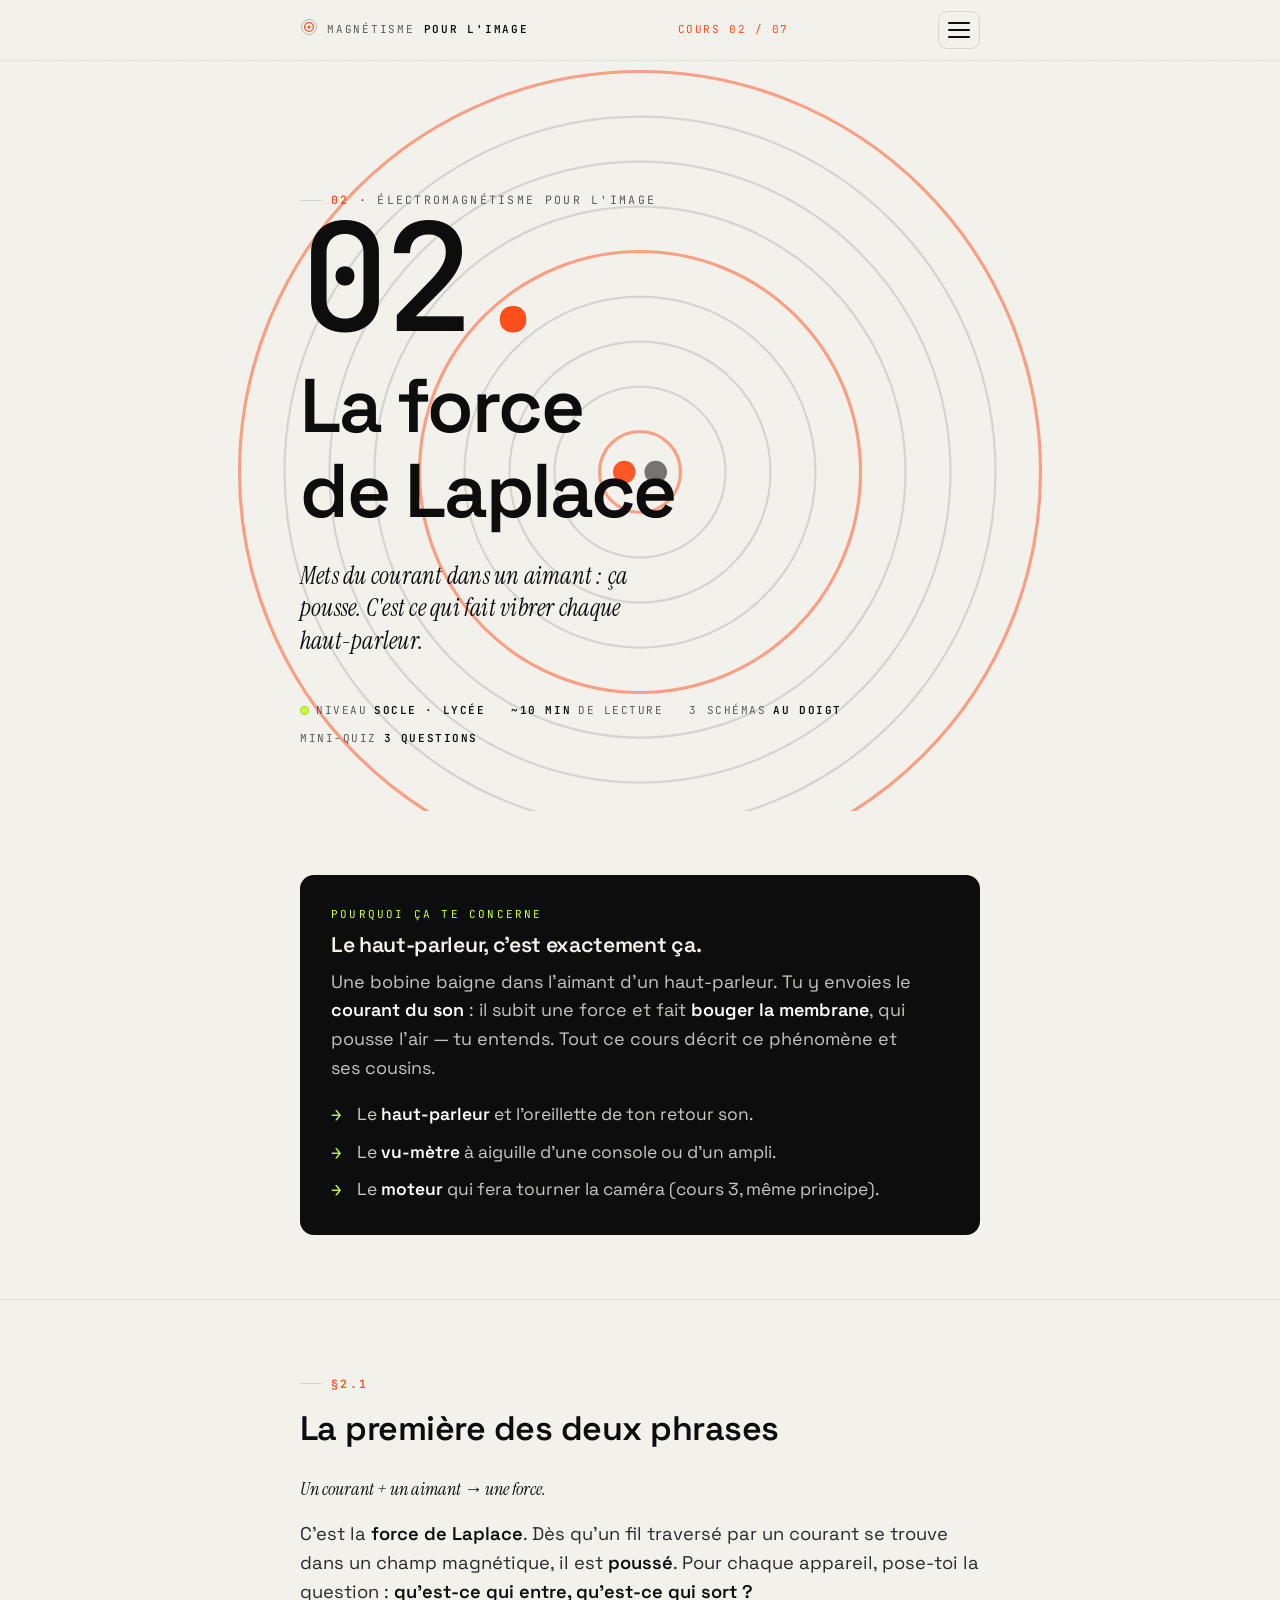
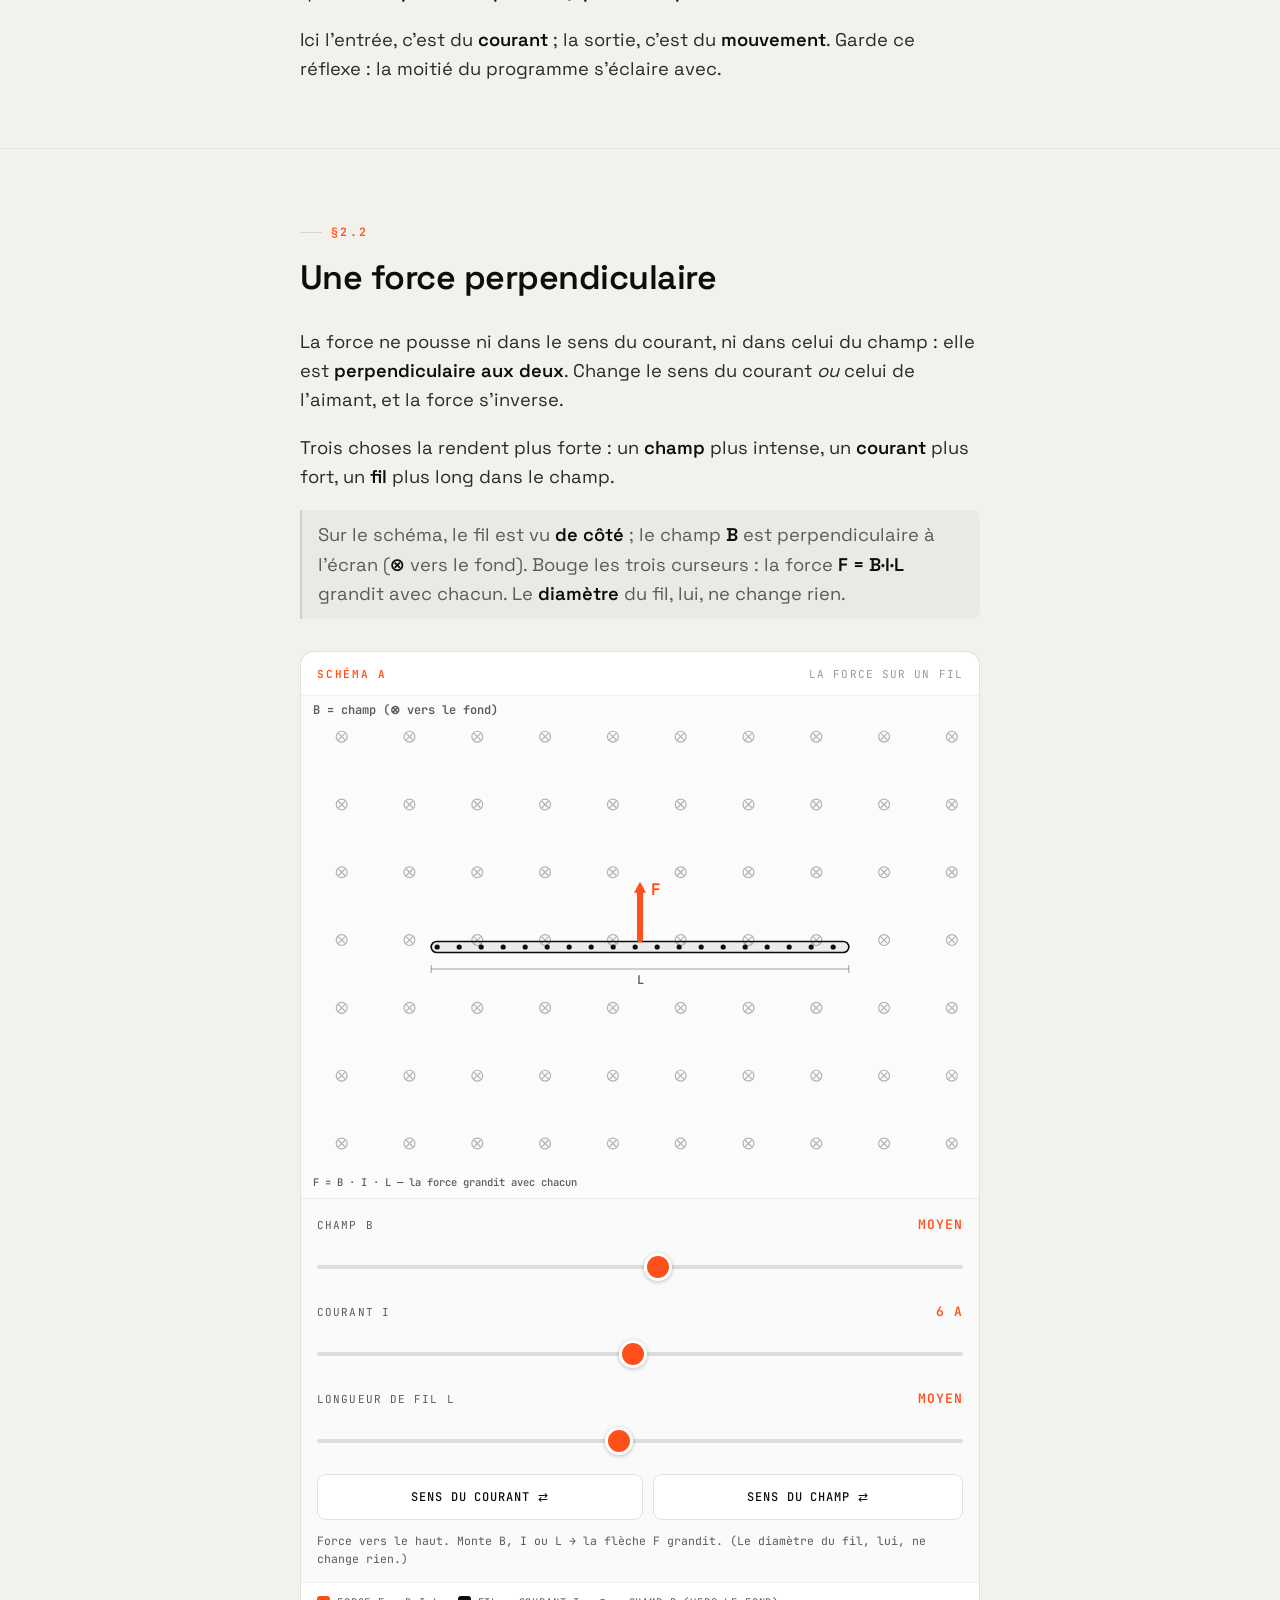
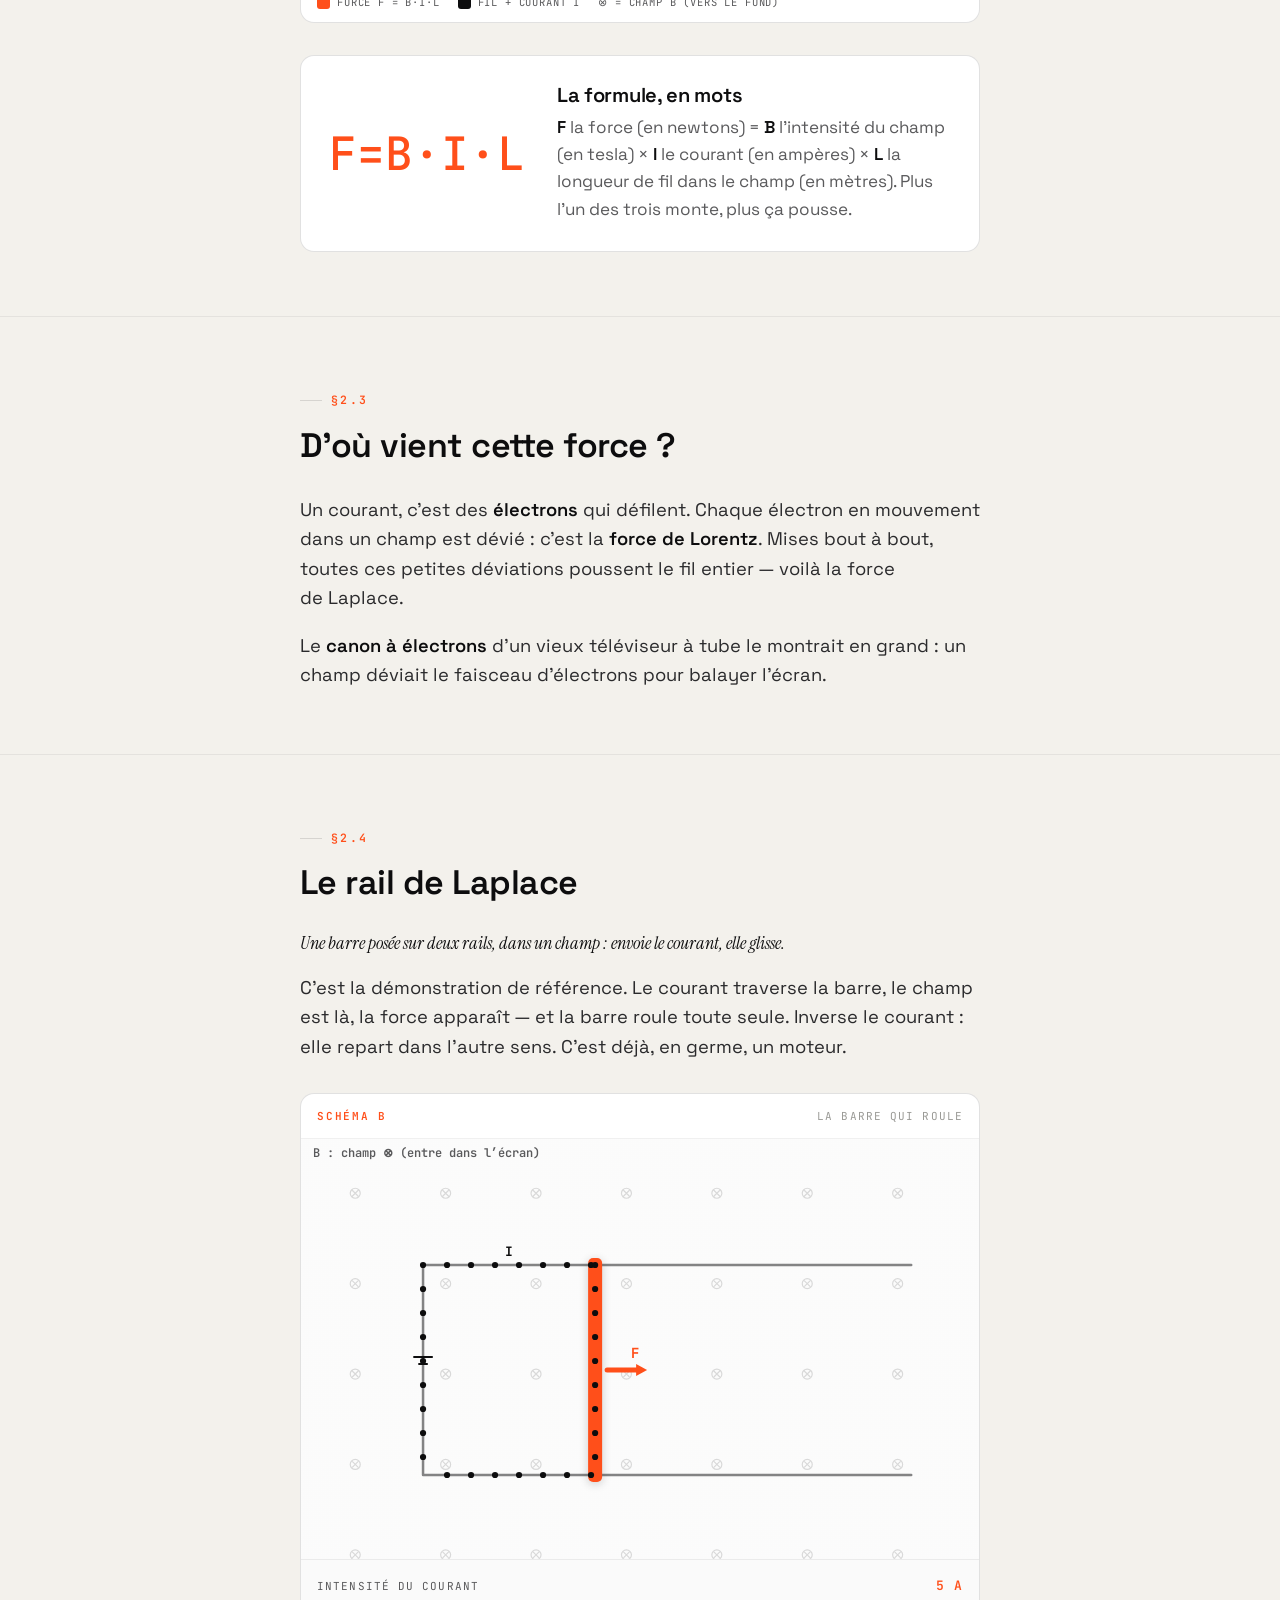
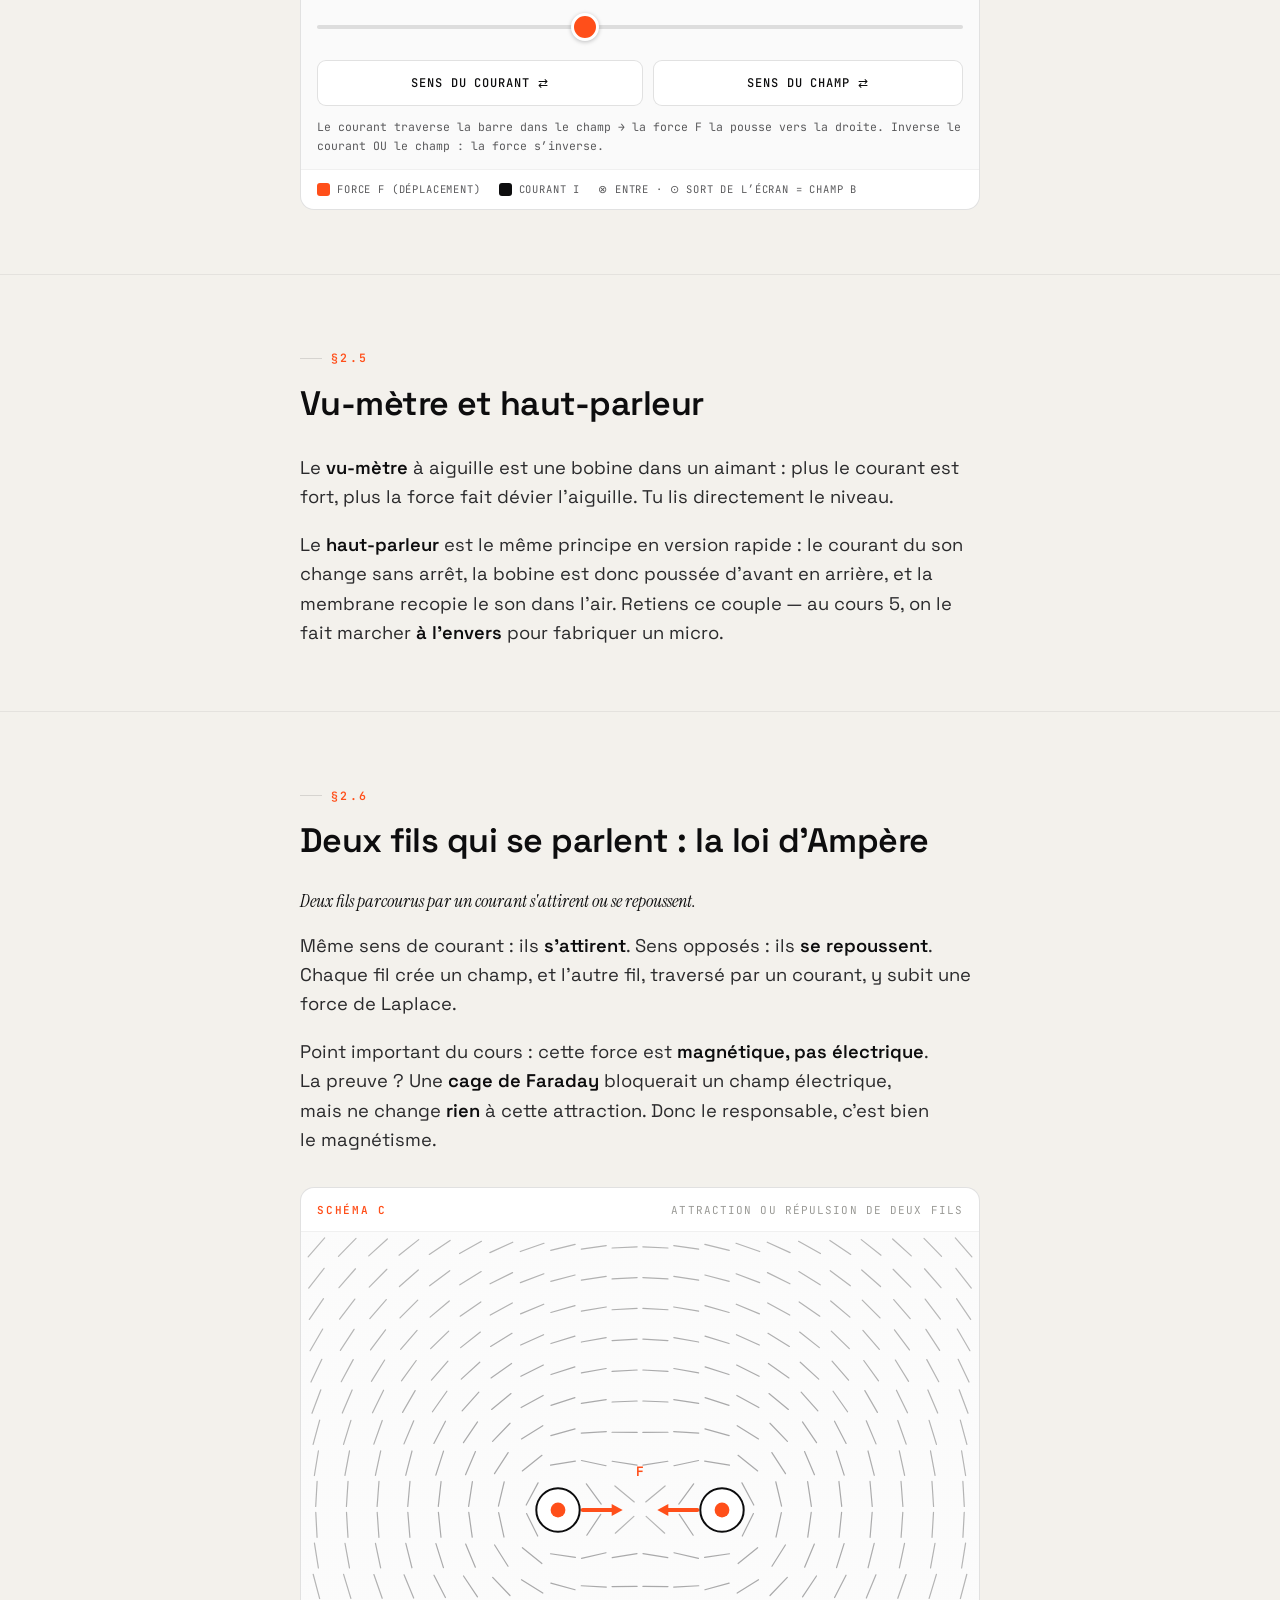
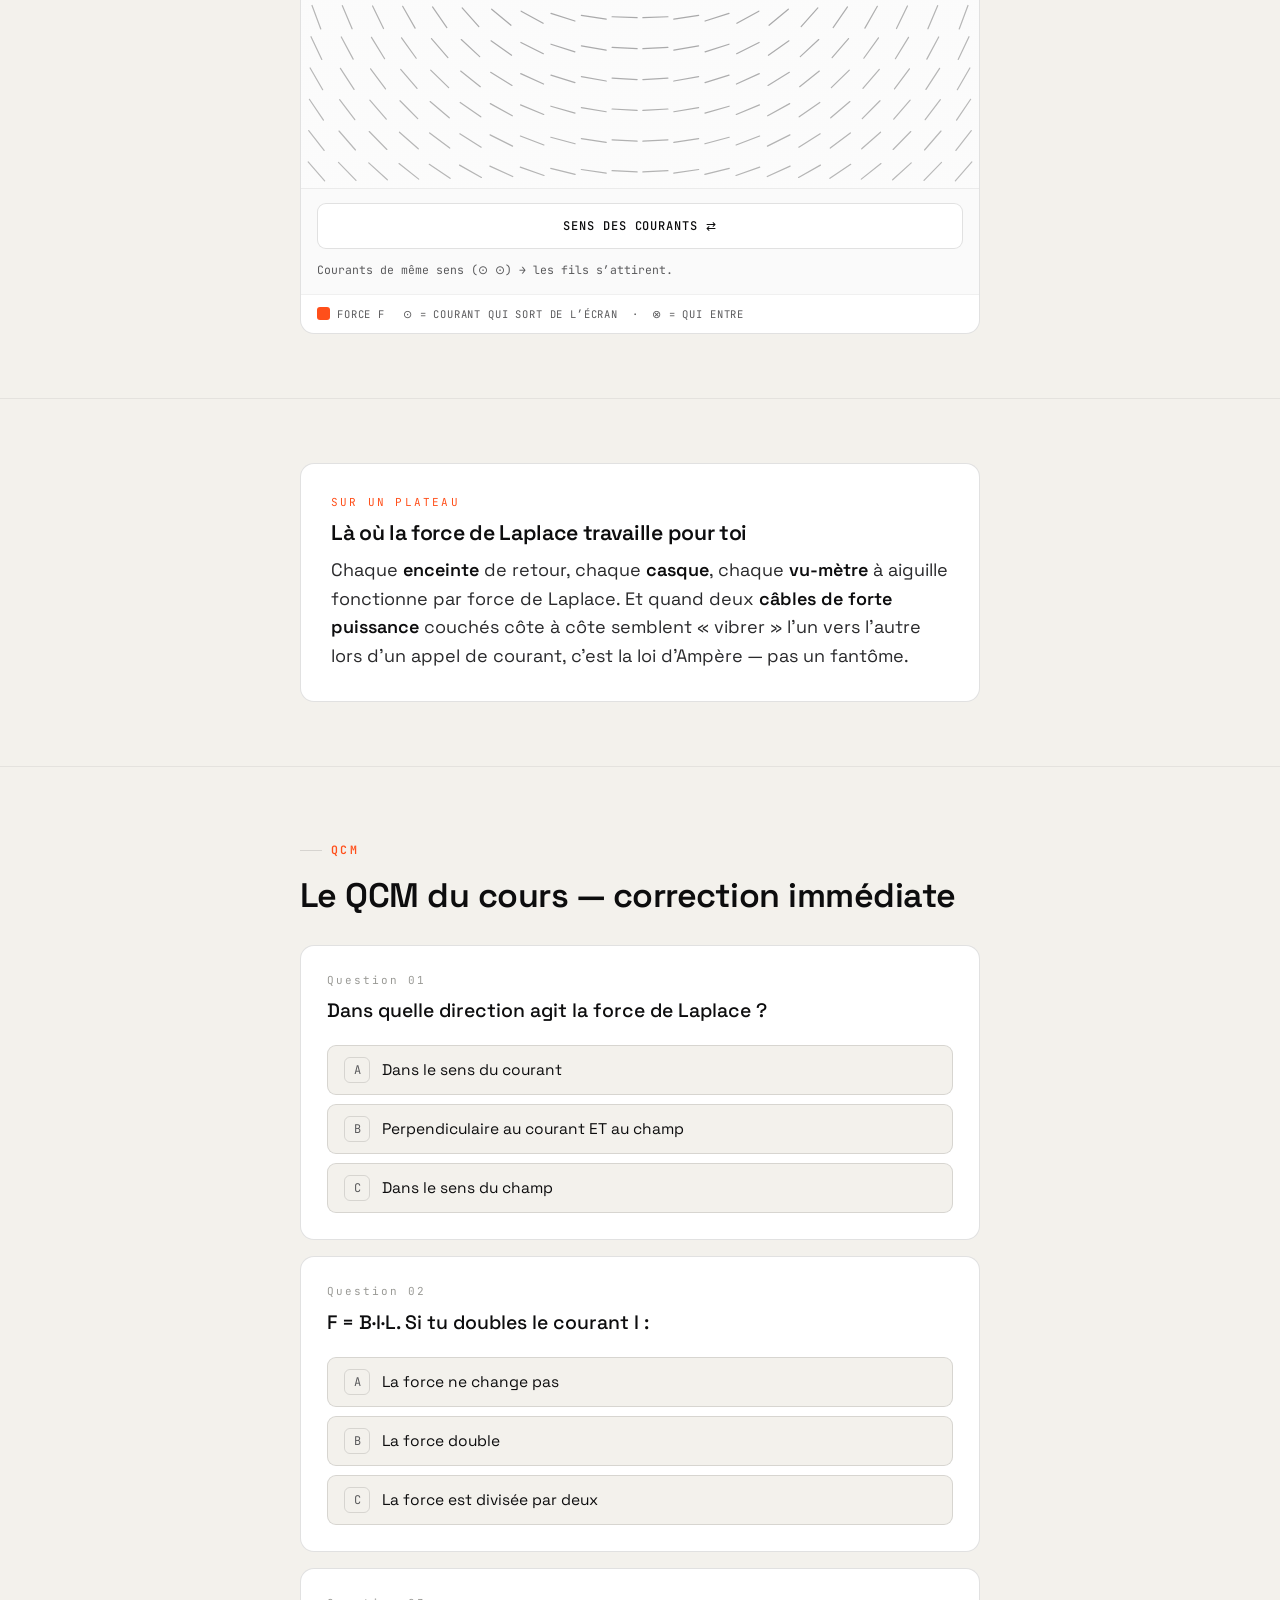
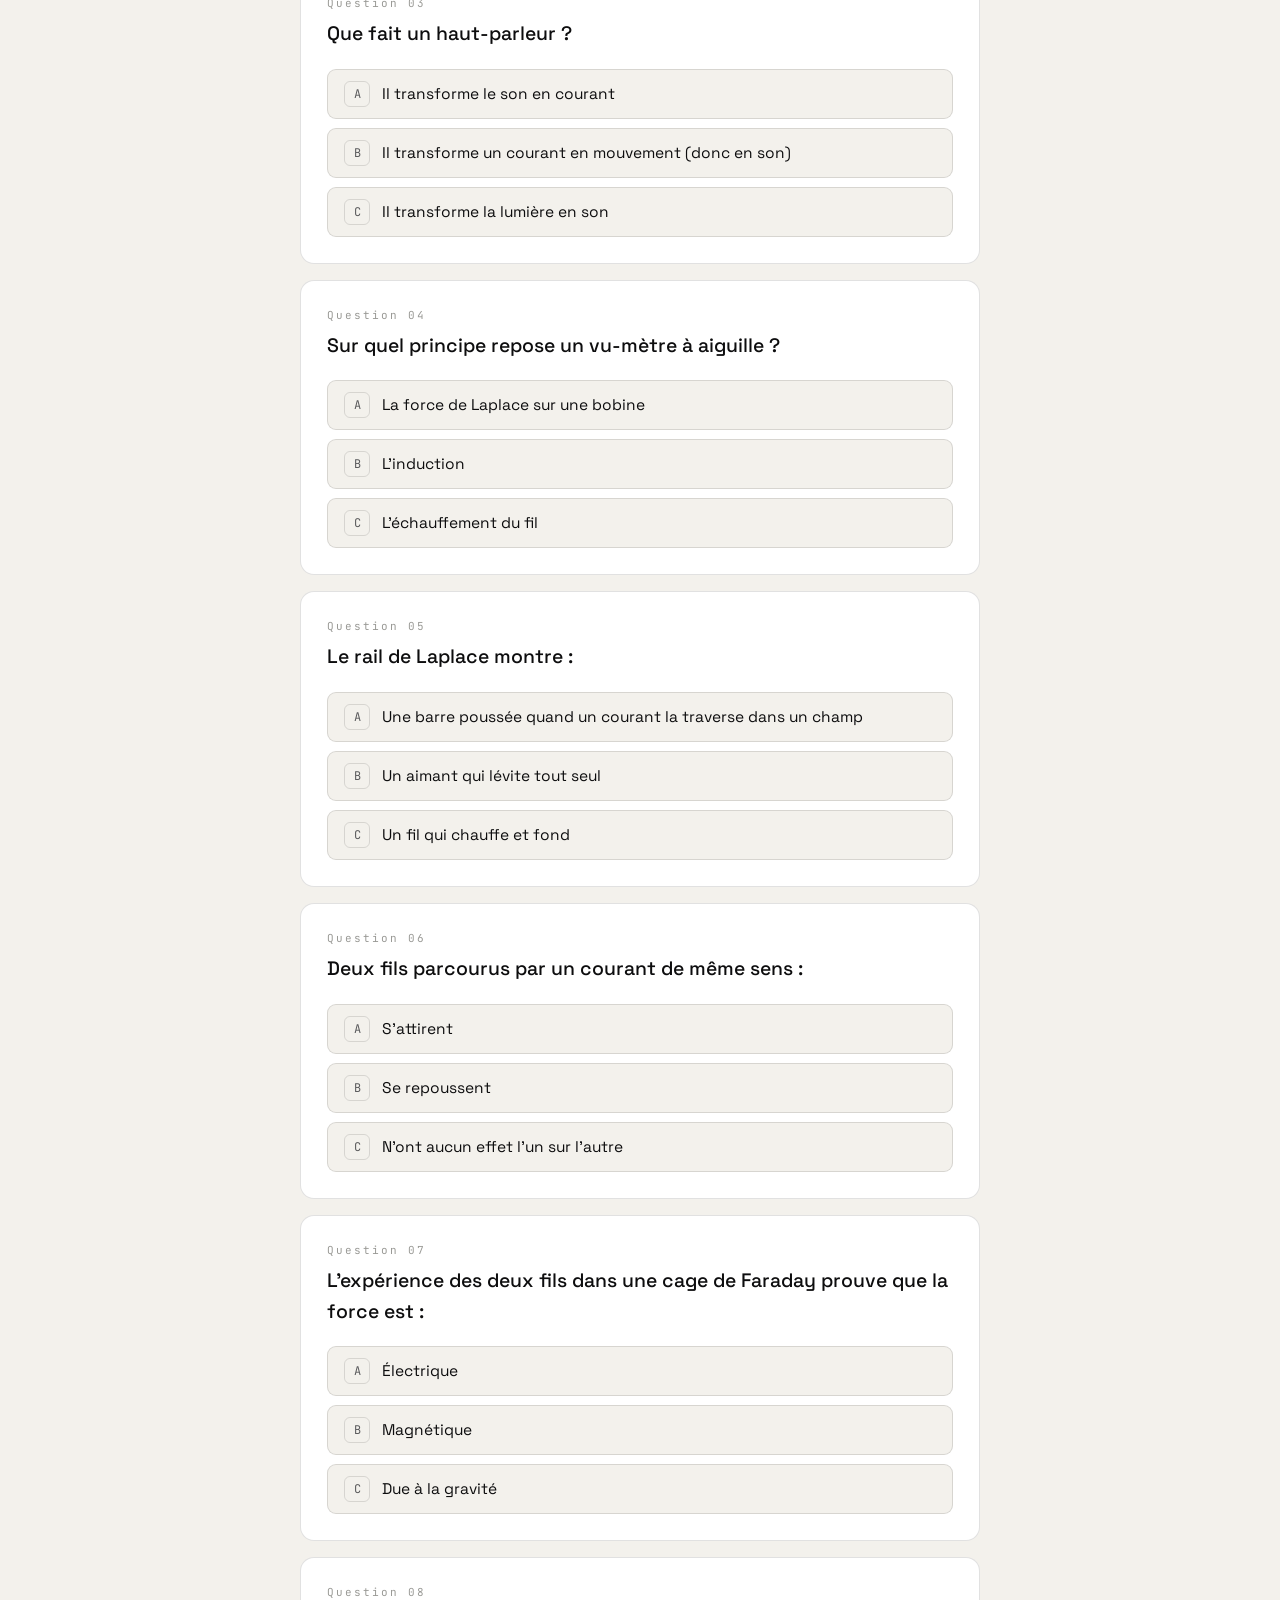
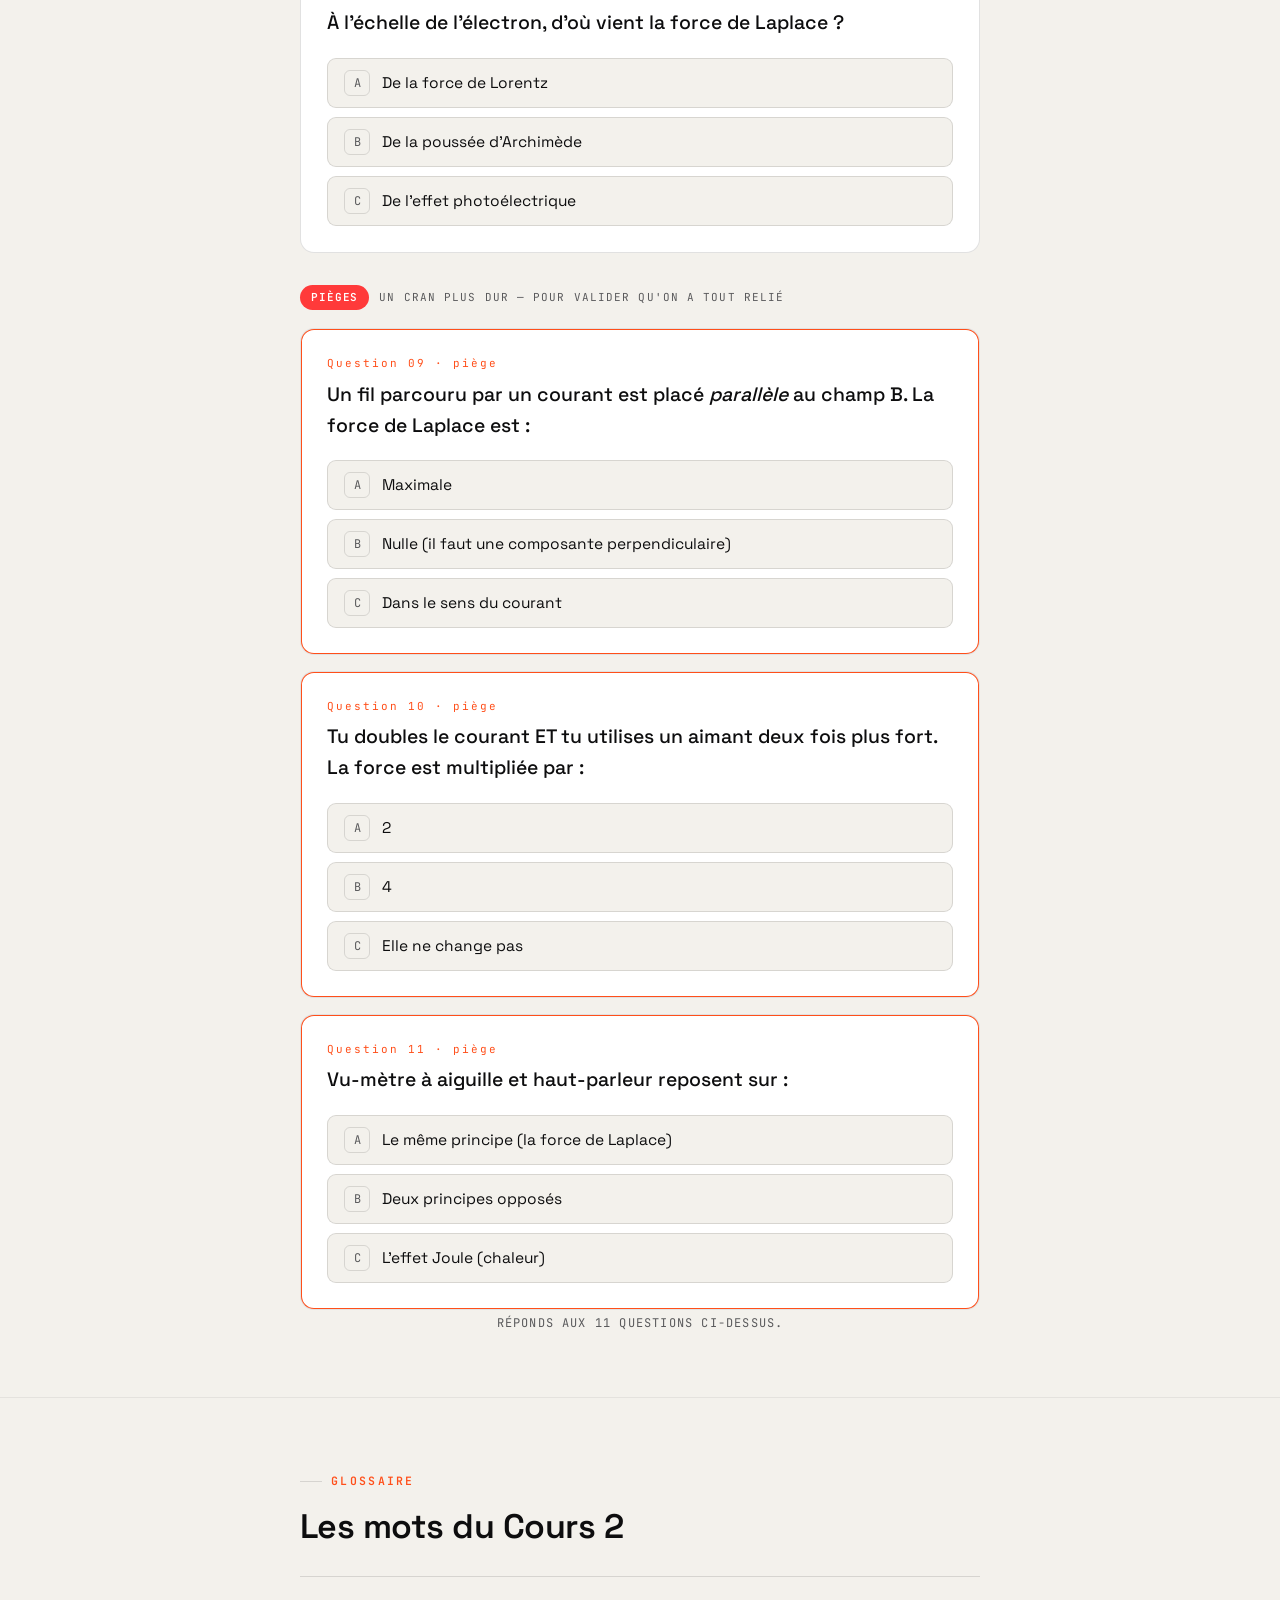
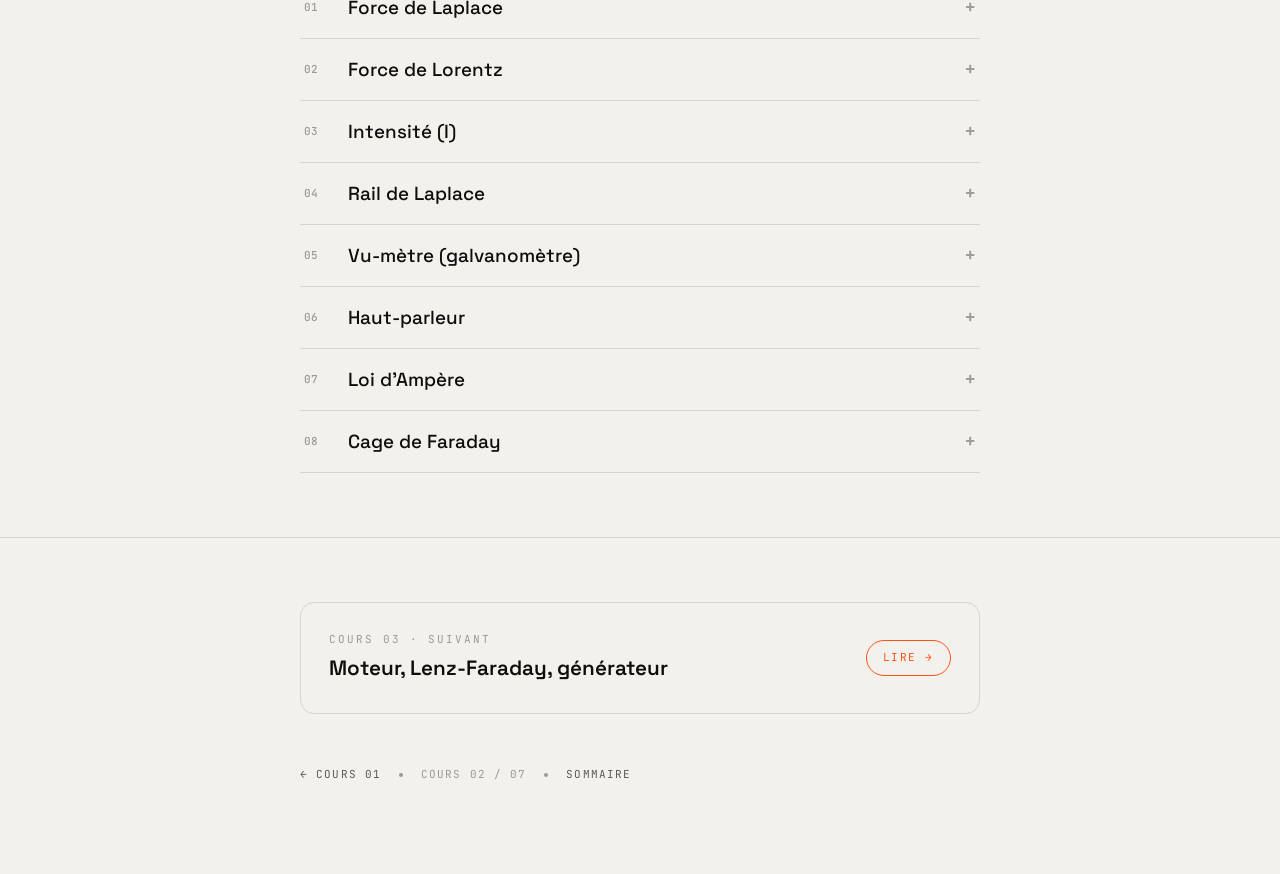
<file: cours-2.html>
<!DOCTYPE html>
<html lang="fr">
<head>
<meta charset="UTF-8">
<meta name="viewport" content="width=device-width, initial-scale=1, viewport-fit=cover">
<title>02 · Force de Laplace — Magnétisme pour l'image</title>
<meta name="description" content="Cours 2 d'électromagnétisme pour l'image : la force de Laplace, le haut-parleur, le vu-mètre, la loi d'Ampère.">
<link rel="preconnect" href="https://fonts.googleapis.com">
<link rel="preconnect" href="https://fonts.gstatic.com" crossorigin>
<link href="https://fonts.googleapis.com/css2?family=Space+Grotesk:wght@400;500;600;700&family=Instrument+Serif:ital@0;1&family=JetBrains+Mono:wght@400;500;600&display=swap" rel="stylesheet">
<link rel="stylesheet" href="css/style.css">
</head>
<body data-page="cours-2">

<div class="progress" id="progress"></div>

<!-- ============ TOPBAR ============ -->
<header class="topbar">
  <div class="topbar__in">
    <a class="topbar__brand" href="index.html"><span class="ring-mark"></span> Magnétisme <b>pour l'image</b></a>
    <span class="topbar__cours">Cours 02 / 07</span>
  </div>
</header>

<!-- ============ HERO ============ -->
<section class="hero">
  <div class="hero__rings" id="heroRings"></div>
  <div class="wrap">
    <div class="eyebrow"><span class="num">02</span> · Électromagnétisme pour l'image</div>
    <div class="hero__num">02<span class="dot">.</span></div>
    <h1>La force<br>de Laplace</h1>
    <p class="hero__lead"><em class="lead">Mets du courant dans un aimant : ça pousse. C'est ce qui fait vibrer chaque haut-parleur.</em></p>
    <div class="hero__meta">
      <span class="chip chip--level"><span class="lvl-dot"></span> Niveau <b>socle · lycée</b></span>
      <span class="chip"><b>~10 min</b> de lecture</span>
      <span class="chip">3 schémas <b>au doigt</b></span>
      <span class="chip">mini-quiz <b>3 questions</b></span>
    </div>
  </div>
</section>

<!-- ============ POURQUOI ÇA TE CONCERNE ============ -->
<section class="section">
  <div class="wrap">
    <div class="callout callout--dark">
      <span class="callout__label">Pourquoi ça te concerne</span>
      <h3>Le haut-parleur, c'est exactement ça.</h3>
      <p>Une bobine baigne dans l'aimant d'un haut-parleur. Tu y envoies le <strong>courant du son</strong> : il subit une force et fait <strong>bouger la membrane</strong>, qui pousse l'air — tu entends. Tout ce cours décrit ce phénomène et ses cousins.</p>
      <ul class="applist">
        <li>Le <strong>haut-parleur</strong> et l'oreillette de ton retour son.</li>
        <li>Le <strong>vu-mètre</strong> à aiguille d'une console ou d'un ampli.</li>
        <li>Le <strong>moteur</strong> qui fera tourner la caméra (cours 3, même principe).</li>
      </ul>
    </div>
  </div>
</section>

<!-- ============ COLONNE VERTÉBRALE — PHRASE 1 ============ -->
<section class="section">
  <div class="wrap">
    <div class="sec-head">
      <div class="eyebrow"><span class="num">§2.1</span></div>
      <h2>La première des deux phrases</h2>
    </div>
    <div class="sec-body">
      <p class="lead-line">Un courant + un aimant → une force.</p>
      <p>C'est la <strong>force de Laplace</strong>. Dès qu'un fil traversé par un courant se trouve dans un champ magnétique, il est <strong>poussé</strong>. Pour chaque appareil, pose-toi la question : <strong>qu'est-ce qui entre, qu'est-ce qui sort ?</strong></p>
      <p>Ici l'entrée, c'est du <strong>courant</strong> ; la sortie, c'est du <strong>mouvement</strong>. Garde ce réflexe : la moitié du programme s'éclaire avec.</p>
    </div>
  </div>
</section>

<!-- ============ §2.2 — LA FORCE ============ -->
<section class="section">
  <div class="wrap">
    <div class="sec-head">
      <div class="eyebrow"><span class="num">§2.2</span></div>
      <h2>Une force perpendiculaire</h2>
    </div>
    <div class="sec-body">
      <p>La force ne pousse ni dans le sens du courant, ni dans celui du champ : elle est <strong>perpendiculaire aux deux</strong>. Change le sens du courant <em>ou</em> celui de l'aimant, et la force s'inverse.</p>
      <p>Trois choses la rendent plus forte : un <strong>champ</strong> plus intense, un <strong>courant</strong> plus fort, un <strong>fil</strong> plus long dans le champ.</p>
      <p class="cut-note">Sur le schéma, le fil est vu <strong>de côté</strong> ; le champ <strong>B</strong> est perpendiculaire à l'écran (<strong>⊗</strong> vers le fond). Bouge les trois curseurs : la force <strong>F = B·I·L</strong> grandit avec chacun. Le <strong>diamètre</strong> du fil, lui, ne change rien.</p>
    </div>

    <!-- SCHÉMA L -->
    <figure class="figure">
      <div class="figure__head">
        <span class="figure__tag">Schéma A</span>
        <span class="figure__title">La force sur un fil</span>
      </div>
      <div class="figure__stage"><canvas id="cvL"></canvas></div>
      <div class="controls">
        <div class="slider">
          <div class="slider__top"><span>Champ B</span><b id="lBval">moyen</b></div>
          <input type="range" id="lB" min="0.15" max="1" step="0.01" value="0.6">
        </div>
        <div class="slider">
          <div class="slider__top"><span>Courant I</span><b id="lIval">5 A</b></div>
          <input type="range" id="lI" min="0.12" max="1" step="0.01" value="0.55">
        </div>
        <div class="slider">
          <div class="slider__top"><span>Longueur de fil L</span><b id="lLval">moyen</b></div>
          <input type="range" id="lL" min="0.25" max="1" step="0.01" value="0.6">
        </div>
        <button class="btn btn--accent" id="lCur">Sens du courant ⇄</button>
        <button class="btn" id="lField">Sens du champ ⇄</button>
        <div class="slider" style="flex-basis:100%">
          <div class="slider__top" id="lHint" style="text-transform:none;letter-spacing:0;font-size:11.5px"></div>
        </div>
      </div>
      <div class="figure__legend">
        <span class="lg"><span class="sw" style="background:var(--accent)"></span> Force F = B·I·L</span>
        <span class="lg"><span class="sw" style="background:var(--ink)"></span> Fil + courant I</span>
        <span class="lg">⊗ = champ B (vers le fond)</span>
      </div>
    </figure>

    <!-- FORMULE -->
    <div class="unit" style="margin-top:clamp(22px,5vw,32px)">
      <div class="unit__symbol" style="font-size:clamp(30px,9vw,46px)">F=B·I·L</div>
      <div class="unit__body">
        <h3>La formule, en mots</h3>
        <p><strong>F</strong> la force (en newtons) = <strong>B</strong> l'intensité du champ (en tesla) × <strong>I</strong> le courant (en ampères) × <strong>L</strong> la longueur de fil dans le champ (en mètres). Plus l'un des trois monte, plus ça pousse.</p>
      </div>
    </div>
  </div>
</section>

<!-- ============ §2.3 — D'OÙ ÇA VIENT ============ -->
<section class="section">
  <div class="wrap">
    <div class="sec-head">
      <div class="eyebrow"><span class="num">§2.3</span></div>
      <h2>D'où vient cette force ?</h2>
    </div>
    <div class="sec-body">
      <p>Un courant, c'est des <strong>électrons</strong> qui défilent. Chaque électron en mouvement dans un champ est dévié : c'est la <strong>force de Lorentz</strong>. Mises bout à bout, toutes ces petites déviations poussent le fil entier — voilà la force de Laplace.</p>
      <p>Le <strong>canon à électrons</strong> d'un vieux téléviseur à tube le montrait en grand : un champ déviait le faisceau d'électrons pour balayer l'écran.</p>
    </div>
  </div>
</section>

<!-- ============ §2.4 — RAIL DE LAPLACE ============ -->
<section class="section">
  <div class="wrap">
    <div class="sec-head">
      <div class="eyebrow"><span class="num">§2.4</span></div>
      <h2>Le rail de Laplace</h2>
    </div>
    <div class="sec-body">
      <p class="lead-line">Une barre posée sur deux rails, dans un champ : envoie le courant, elle glisse.</p>
      <p>C'est la démonstration de référence. Le courant traverse la barre, le champ est là, la force apparaît — et la barre roule toute seule. Inverse le courant : elle repart dans l'autre sens. C'est déjà, en germe, un moteur.</p>
    </div>

    <!-- SCHÉMA R -->
    <figure class="figure">
      <div class="figure__head">
        <span class="figure__tag">Schéma B</span>
        <span class="figure__title">La barre qui roule</span>
      </div>
      <div class="figure__stage"><canvas id="cvR"></canvas></div>
      <div class="controls">
        <div class="slider">
          <div class="slider__top"><span>Intensité du courant</span><b id="rIval">5 A</b></div>
          <input type="range" id="rI" min="0.15" max="1" step="0.01" value="0.5">
        </div>
        <button class="btn btn--accent" id="rDir">Sens du courant ⇄</button>
        <button class="btn" id="rField">Sens du champ ⇄</button>
        <div class="slider" style="flex-basis:100%">
          <div class="slider__top" id="rHint" style="text-transform:none;letter-spacing:0;font-size:11.5px"></div>
        </div>
      </div>
      <div class="figure__legend">
        <span class="lg"><span class="sw" style="background:var(--accent)"></span> Force F (déplacement)</span>
        <span class="lg"><span class="sw" style="background:var(--ink)"></span> Courant I</span>
        <span class="lg">⊗ entre · ⊙ sort de l’écran = champ B</span>
      </div>
    </figure>
  </div>
</section>

<!-- ============ §2.5 — APPLICATIONS ============ -->
<section class="section">
  <div class="wrap">
    <div class="sec-head">
      <div class="eyebrow"><span class="num">§2.5</span></div>
      <h2>Vu-mètre et haut-parleur</h2>
    </div>
    <div class="sec-body">
      <p>Le <strong>vu-mètre</strong> à aiguille est une bobine dans un aimant : plus le courant est fort, plus la force fait dévier l'aiguille. Tu lis directement le niveau.</p>
      <p>Le <strong>haut-parleur</strong> est le même principe en version rapide : le courant du son change sans arrêt, la bobine est donc poussée d'avant en arrière, et la membrane recopie le son dans l'air. Retiens ce couple — au cours 5, on le fait marcher <strong>à l'envers</strong> pour fabriquer un micro.</p>
    </div>
  </div>
</section>

<!-- ============ §2.6 — LOI D'AMPÈRE ============ -->
<section class="section">
  <div class="wrap">
    <div class="sec-head">
      <div class="eyebrow"><span class="num">§2.6</span></div>
      <h2>Deux fils qui se parlent : la loi d'Ampère</h2>
    </div>
    <div class="sec-body">
      <p class="lead-line">Deux fils parcourus par un courant s'attirent ou se repoussent.</p>
      <p>Même sens de courant : ils <strong>s'attirent</strong>. Sens opposés : ils <strong>se repoussent</strong>. Chaque fil crée un champ, et l'autre fil, traversé par un courant, y subit une force de Laplace.</p>
      <p>Point important du cours : cette force est <strong>magnétique, pas électrique</strong>. La preuve ? Une <strong>cage de Faraday</strong> bloquerait un champ électrique, mais ne change <strong>rien</strong> à cette attraction. Donc le responsable, c'est bien le magnétisme.</p>
    </div>

    <!-- SCHÉMA W -->
    <figure class="figure">
      <div class="figure__head">
        <span class="figure__tag">Schéma C</span>
        <span class="figure__title">Attraction ou répulsion de deux fils</span>
      </div>
      <div class="figure__stage"><canvas id="cvW"></canvas></div>
      <div class="controls">
        <button class="btn btn--accent" id="wDir" style="flex-basis:100%">Sens des courants ⇄</button>
        <div class="slider" style="flex-basis:100%">
          <div class="slider__top" id="wHint" style="text-transform:none;letter-spacing:0;font-size:11.5px"></div>
        </div>
      </div>
      <div class="figure__legend">
        <span class="lg"><span class="sw" style="background:var(--accent)"></span> Force F</span>
        <span class="lg">⊙ = courant qui sort de l’écran &nbsp;·&nbsp; ⊗ = qui entre</span>
      </div>
    </figure>
  </div>
</section>

<!-- ============ SUR UN PLATEAU ============ -->
<section class="section">
  <div class="wrap">
    <div class="callout">
      <span class="callout__label">Sur un plateau</span>
      <h3>Là où la force de Laplace travaille pour toi</h3>
      <p>Chaque <strong>enceinte</strong> de retour, chaque <strong>casque</strong>, chaque <strong>vu-mètre</strong> à aiguille fonctionne par force de Laplace. Et quand deux <strong>câbles de forte puissance</strong> couchés côte à côte semblent « vibrer » l'un vers l'autre lors d'un appel de courant, c'est la loi d'Ampère — pas un fantôme.</p>
    </div>
  </div>
</section>

<!-- ============ MINI-QUIZ ============ -->
<section class="section">
  <div class="wrap">
    <div class="sec-head">
      <div class="eyebrow"><span class="num">QCM</span></div>
      <h2>Le QCM du cours — correction immédiate</h2>
    </div>

    <div class="quiz">
      <div class="q" data-correct="1">
        <div class="q__num">Question 01</div>
        <div class="q__text">Dans quelle direction agit la force de Laplace&nbsp;?</div>
        <div class="q__opts">
          <button class="opt"><span class="key">A</span> Dans le sens du courant</button>
          <button class="opt"><span class="key">B</span> Perpendiculaire au courant ET au champ</button>
          <button class="opt"><span class="key">C</span> Dans le sens du champ</button>
        </div>
        <div class="q__feedback"><b>Correction</b> Elle est <strong>perpendiculaire aux deux</strong>. Inverse le courant ou le champ, elle s'inverse.</div>
      </div>

      <div class="q" data-correct="1">
        <div class="q__num">Question 02</div>
        <div class="q__text">F = B·I·L. Si tu doubles le courant I&nbsp;:</div>
        <div class="q__opts">
          <button class="opt"><span class="key">A</span> La force ne change pas</button>
          <button class="opt"><span class="key">B</span> La force double</button>
          <button class="opt"><span class="key">C</span> La force est divisée par deux</button>
        </div>
        <div class="q__feedback"><b>Correction</b> La force est <strong>proportionnelle</strong> à I : double le courant, tu doubles la force.</div>
      </div>

      <div class="q" data-correct="1">
        <div class="q__num">Question 03</div>
        <div class="q__text">Que fait un haut-parleur&nbsp;?</div>
        <div class="q__opts">
          <button class="opt"><span class="key">A</span> Il transforme le son en courant</button>
          <button class="opt"><span class="key">B</span> Il transforme un courant en mouvement (donc en son)</button>
          <button class="opt"><span class="key">C</span> Il transforme la lumière en son</button>
        </div>
        <div class="q__feedback"><b>Correction</b> Entrée = courant, sortie = mouvement de la membrane. Le <strong>micro dynamique</strong> fait l'inverse (cours 5).</div>
      </div>

      <div class="q" data-correct="0">
        <div class="q__num">Question 04</div>
        <div class="q__text">Sur quel principe repose un vu-mètre à aiguille&nbsp;?</div>
        <div class="q__opts">
          <button class="opt"><span class="key">A</span> La force de Laplace sur une bobine</button>
          <button class="opt"><span class="key">B</span> L'induction</button>
          <button class="opt"><span class="key">C</span> L'échauffement du fil</button>
        </div>
        <div class="q__feedback"><b>Correction</b> Une bobine dans un aimant : la force est <strong>proportionnelle au courant</strong>, l'aiguille dévie d'autant.</div>
      </div>

      <div class="q" data-correct="0">
        <div class="q__num">Question 05</div>
        <div class="q__text">Le rail de Laplace montre&nbsp;:</div>
        <div class="q__opts">
          <button class="opt"><span class="key">A</span> Une barre poussée quand un courant la traverse dans un champ</button>
          <button class="opt"><span class="key">B</span> Un aimant qui lévite tout seul</button>
          <button class="opt"><span class="key">C</span> Un fil qui chauffe et fond</button>
        </div>
        <div class="q__feedback"><b>Correction</b> Courant + champ → <strong>force</strong> : la barre glisse. Inverse le courant, elle repart dans l'autre sens.</div>
      </div>

      <div class="q" data-correct="0">
        <div class="q__num">Question 06</div>
        <div class="q__text">Deux fils parcourus par un courant de même sens&nbsp;:</div>
        <div class="q__opts">
          <button class="opt"><span class="key">A</span> S'attirent</button>
          <button class="opt"><span class="key">B</span> Se repoussent</button>
          <button class="opt"><span class="key">C</span> N'ont aucun effet l'un sur l'autre</button>
        </div>
        <div class="q__feedback"><b>Correction</b> Même sens → <strong>attraction</strong> (loi d'Ampère). Sens opposés → répulsion.</div>
      </div>

      <div class="q" data-correct="1">
        <div class="q__num">Question 07</div>
        <div class="q__text">L'expérience des deux fils dans une cage de Faraday prouve que la force est&nbsp;:</div>
        <div class="q__opts">
          <button class="opt"><span class="key">A</span> Électrique</button>
          <button class="opt"><span class="key">B</span> Magnétique</button>
          <button class="opt"><span class="key">C</span> Due à la gravité</button>
        </div>
        <div class="q__feedback"><b>Correction</b> La cage bloque les champs électriques mais l'attraction subsiste : la force est <strong>magnétique</strong>.</div>
      </div>

      <div class="q" data-correct="0">
        <div class="q__num">Question 08</div>
        <div class="q__text">À l'échelle de l'électron, d'où vient la force de Laplace&nbsp;?</div>
        <div class="q__opts">
          <button class="opt"><span class="key">A</span> De la force de Lorentz</button>
          <button class="opt"><span class="key">B</span> De la poussée d'Archimède</button>
          <button class="opt"><span class="key">C</span> De l'effet photoélectrique</button>
        </div>
        <div class="q__feedback"><b>Correction</b> Chaque électron en mouvement subit la <strong>force de Lorentz</strong> ; additionnée sur tout le fil, elle donne la force de Laplace.</div>
      </div>
      <div class="quiz-sep"><span class="quiz-sep__tag">Pièges</span> Un cran plus dur — pour valider qu'on a tout relié</div>
      <div class="q q--hard" data-correct="1">
        <div class="q__num">Question 09 · piège</div>
        <div class="q__text">Un fil parcouru par un courant est placé <em>parallèle</em> au champ B. La force de Laplace est&nbsp;:</div>
        <div class="q__opts">
          <button class="opt"><span class="key">A</span> Maximale</button>
          <button class="opt"><span class="key">B</span> Nulle (il faut une composante perpendiculaire)</button>
          <button class="opt"><span class="key">C</span> Dans le sens du courant</button>
        </div>
        <div class="q__feedback"><b>Correction</b> F est maximale quand le fil est <strong>perpendiculaire</strong> au champ ; parallèle → force <strong>nulle</strong>.</div>
      </div>
      <div class="q q--hard" data-correct="1">
        <div class="q__num">Question 10 · piège</div>
        <div class="q__text">Tu doubles le courant ET tu utilises un aimant deux fois plus fort. La force est multipliée par&nbsp;:</div>
        <div class="q__opts">
          <button class="opt"><span class="key">A</span> 2</button>
          <button class="opt"><span class="key">B</span> 4</button>
          <button class="opt"><span class="key">C</span> Elle ne change pas</button>
        </div>
        <div class="q__feedback"><b>Correction</b> F = B·I·L dépend de B <em>et</em> de I : ×2 et ×2 → <strong>×4</strong>.</div>
      </div>
      <div class="q q--hard" data-correct="0">
        <div class="q__num">Question 11 · piège</div>
        <div class="q__text">Vu-mètre à aiguille et haut-parleur reposent sur&nbsp;:</div>
        <div class="q__opts">
          <button class="opt"><span class="key">A</span> Le même principe (la force de Laplace)</button>
          <button class="opt"><span class="key">B</span> Deux principes opposés</button>
          <button class="opt"><span class="key">C</span> L'effet Joule (chaleur)</button>
        </div>
        <div class="q__feedback"><b>Correction</b> Les deux : une bobine dans un aimant, <strong>poussée par le courant</strong>.</div>
      </div>
    </div>
    <div class="quiz__score" id="quizScore">Réponds aux 11 questions ci-dessus.</div>
  </div>
</section>

<!-- ============ GLOSSAIRE ============ -->
<section class="section">
  <div class="wrap">
    <div class="sec-head">
      <div class="eyebrow"><span class="num">Glossaire</span></div>
      <h2>Les mots du Cours 2</h2>
    </div>
    <div class="gloss" id="gloss"></div>
  </div>
</section>

<!-- ============ FOOTER / NAV ============ -->
<footer class="footnav">
  <div class="wrap">
    <a class="nextcard nextcard--go" href="cours-3.html">
      <div class="nextcard__l">
        <div class="k">Cours 03 · suivant</div>
        <div class="t">Moteur, Lenz-Faraday, générateur</div>
      </div>
      <div class="nextcard__r nextcard__r--go">Lire →</div>
    </a>
    <div class="colophon">
      <span><a href="cours-1.html" style="color:var(--ink-3)">← Cours 01</a></span>
      <span class="dotsep"></span>
      <span>Cours 02 / 07</span>
      <span class="dotsep"></span>
      <span><a href="index.html" style="color:var(--ink-3)">Sommaire</a></span>
    </div>
  </div>
</footer>

<!-- Glossaire : données injectées -->
<script id="glossData" type="application/json">
[
 ["Force de Laplace","La force qu'un champ magnétique exerce sur un fil parcouru par un courant. Elle vaut F = B·I·L et s'exerce perpendiculairement au courant et au champ. C'est elle qui met en mouvement moteurs, haut-parleurs et vu-mètres.","Ce qui pousse la membrane d'un haut-parleur."],
 ["Force de Lorentz","La force subie par une charge en mouvement dans un champ magnétique (F = q·v·B). C'est l'origine microscopique de la force de Laplace : additionnée sur tous les électrons du fil, elle donne la poussée sur le fil entier.","La déviation du faisceau d'électrons dans un tube cathodique."],
 ["Intensité (I)","La quantité de courant qui circule, mesurée en ampères (A). Dans F = B·I·L, doubler l'intensité double la force.","Le débit d'électrons dans le fil."],
 ["Rail de Laplace","Le montage de démonstration du programme : une barre conductrice posée sur deux rails, dans un champ. Quand le courant traverse la barre, la force de Laplace la fait glisser ; inverser le courant inverse le sens.","L'ancêtre du moteur électrique."],
 ["Vu-mètre (galvanomètre)","Un appareil de mesure où une bobine placée dans un aimant subit une force proportionnelle au courant : l'aiguille dévie d'autant plus que le courant est fort.","L'aiguille de niveau d'une console son."],
 ["Haut-parleur","Une bobine solidaire d'une membrane, plongée dans l'aimant. Le courant du signal audio la traverse, la force de Laplace la fait avancer et reculer, et la membrane recrée le son dans l'air.","Le micro dynamique fait exactement l'inverse (cours 5)."],
 ["Loi d'Ampère","Deux fils parcourus par des courants exercent l'un sur l'autre une force magnétique : même sens ils s'attirent, sens opposés ils se repoussent. Chaque fil crée un champ, et l'autre y subit une force de Laplace.","Deux gros câbles qui semblent « tirer » l'un vers l'autre lors d'un appel de courant."],
 ["Cage de Faraday","Une enveloppe conductrice qui arrête les champs électriques, mais pas l'interaction magnétique. Dans l'expérience des deux fils, elle ne change rien à l'attraction : preuve que cette force est bien magnétique.","Le blindage d'un câble, qui stoppe les parasites électriques."]
]
</script>
<script>
(function(){
  var data=JSON.parse(document.getElementById('glossData').textContent);
  var host=document.getElementById('gloss');
  data.forEach(function(d,i){
    var n=(i+1<10?'0':'')+(i+1);
    var div=document.createElement('div');
    div.className='gterm';
    div.innerHTML='<button class="gterm__btn"><span class="gi">'+n+'</span>'+
      '<span class="gt">'+d[0]+'</span><span class="gx">+</span></button>'+
      '<div class="gterm__panel"><div class="gterm__inner"><p>'+d[1]+'</p>'+
      (d[2]?'<p class="ana">'+d[2]+'</p>':'')+'</div></div>';
    host.appendChild(div);
  });
})();
</script>

<script src="js/engine.js"></script>
<script src="js/course-2.js"></script>
<script src="js/ui.js"></script>
<script src="js/site.js"></script>
</body>
</html>
</file>
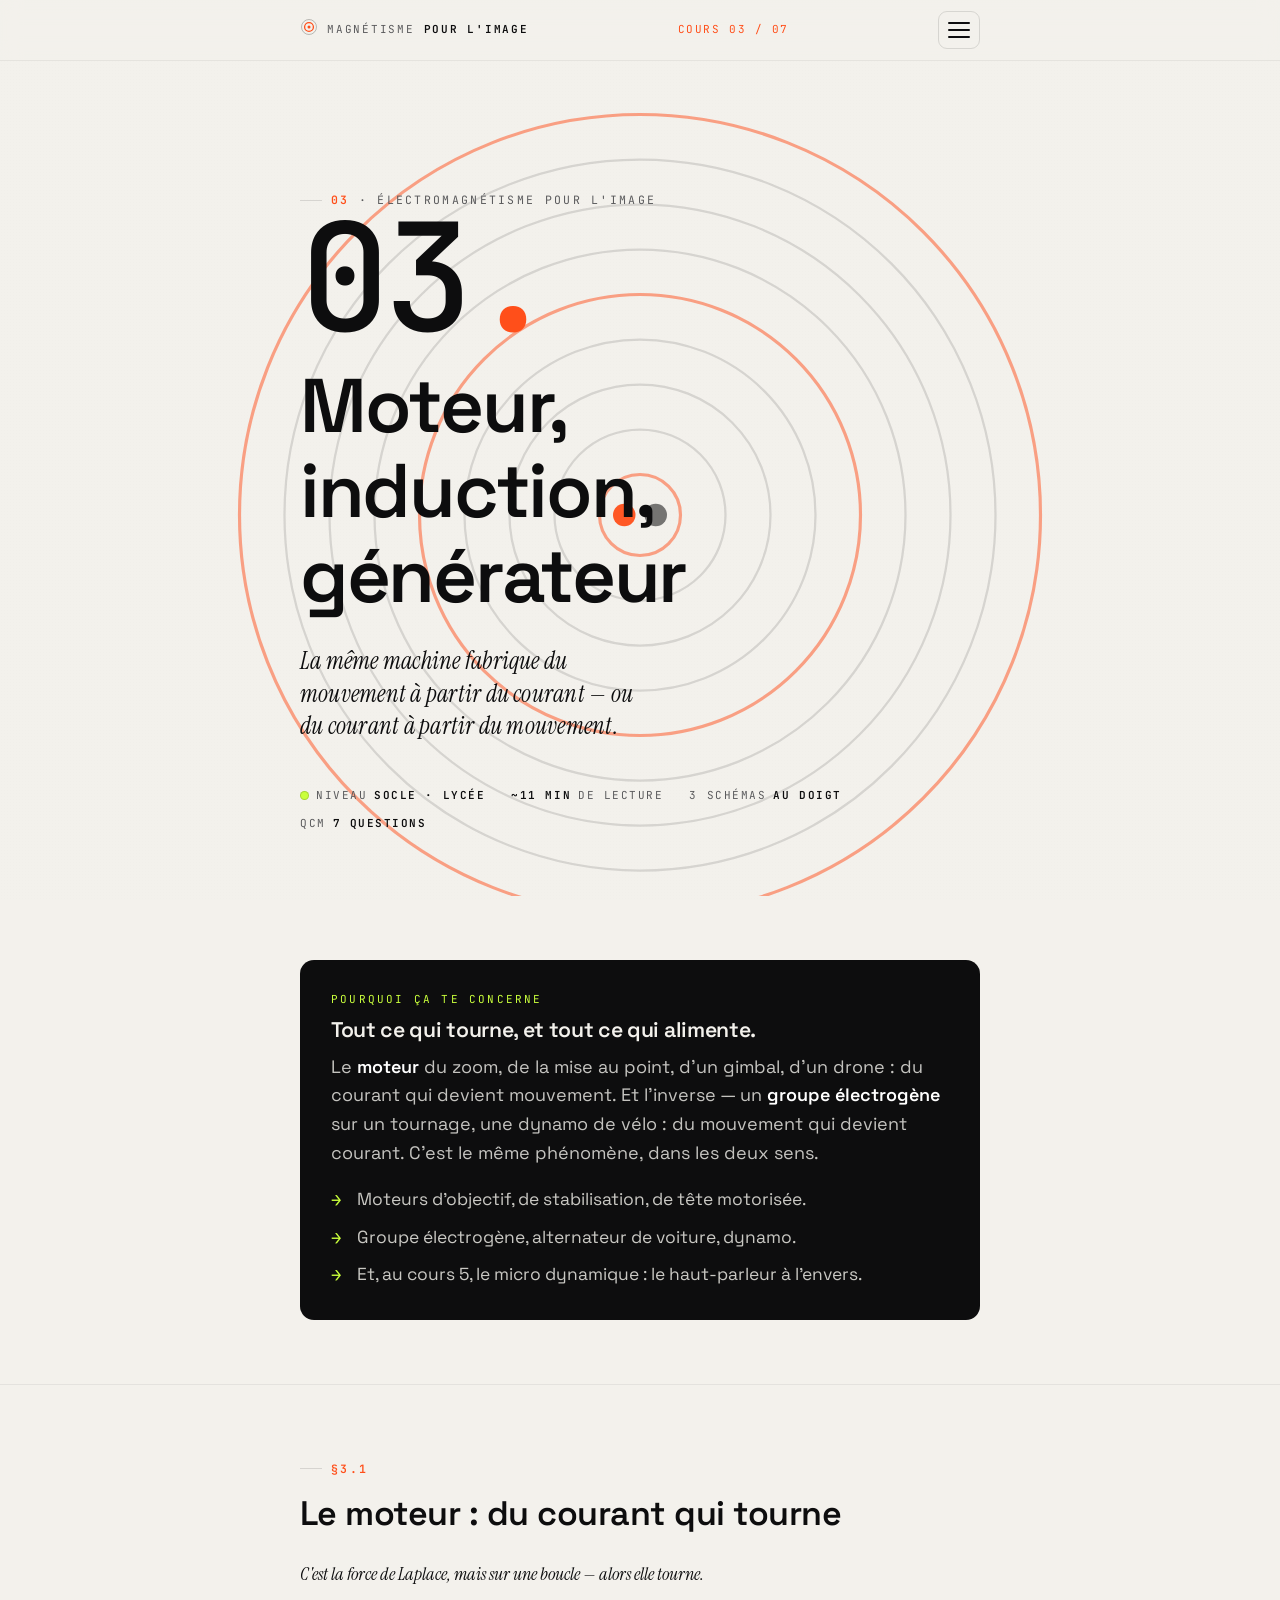
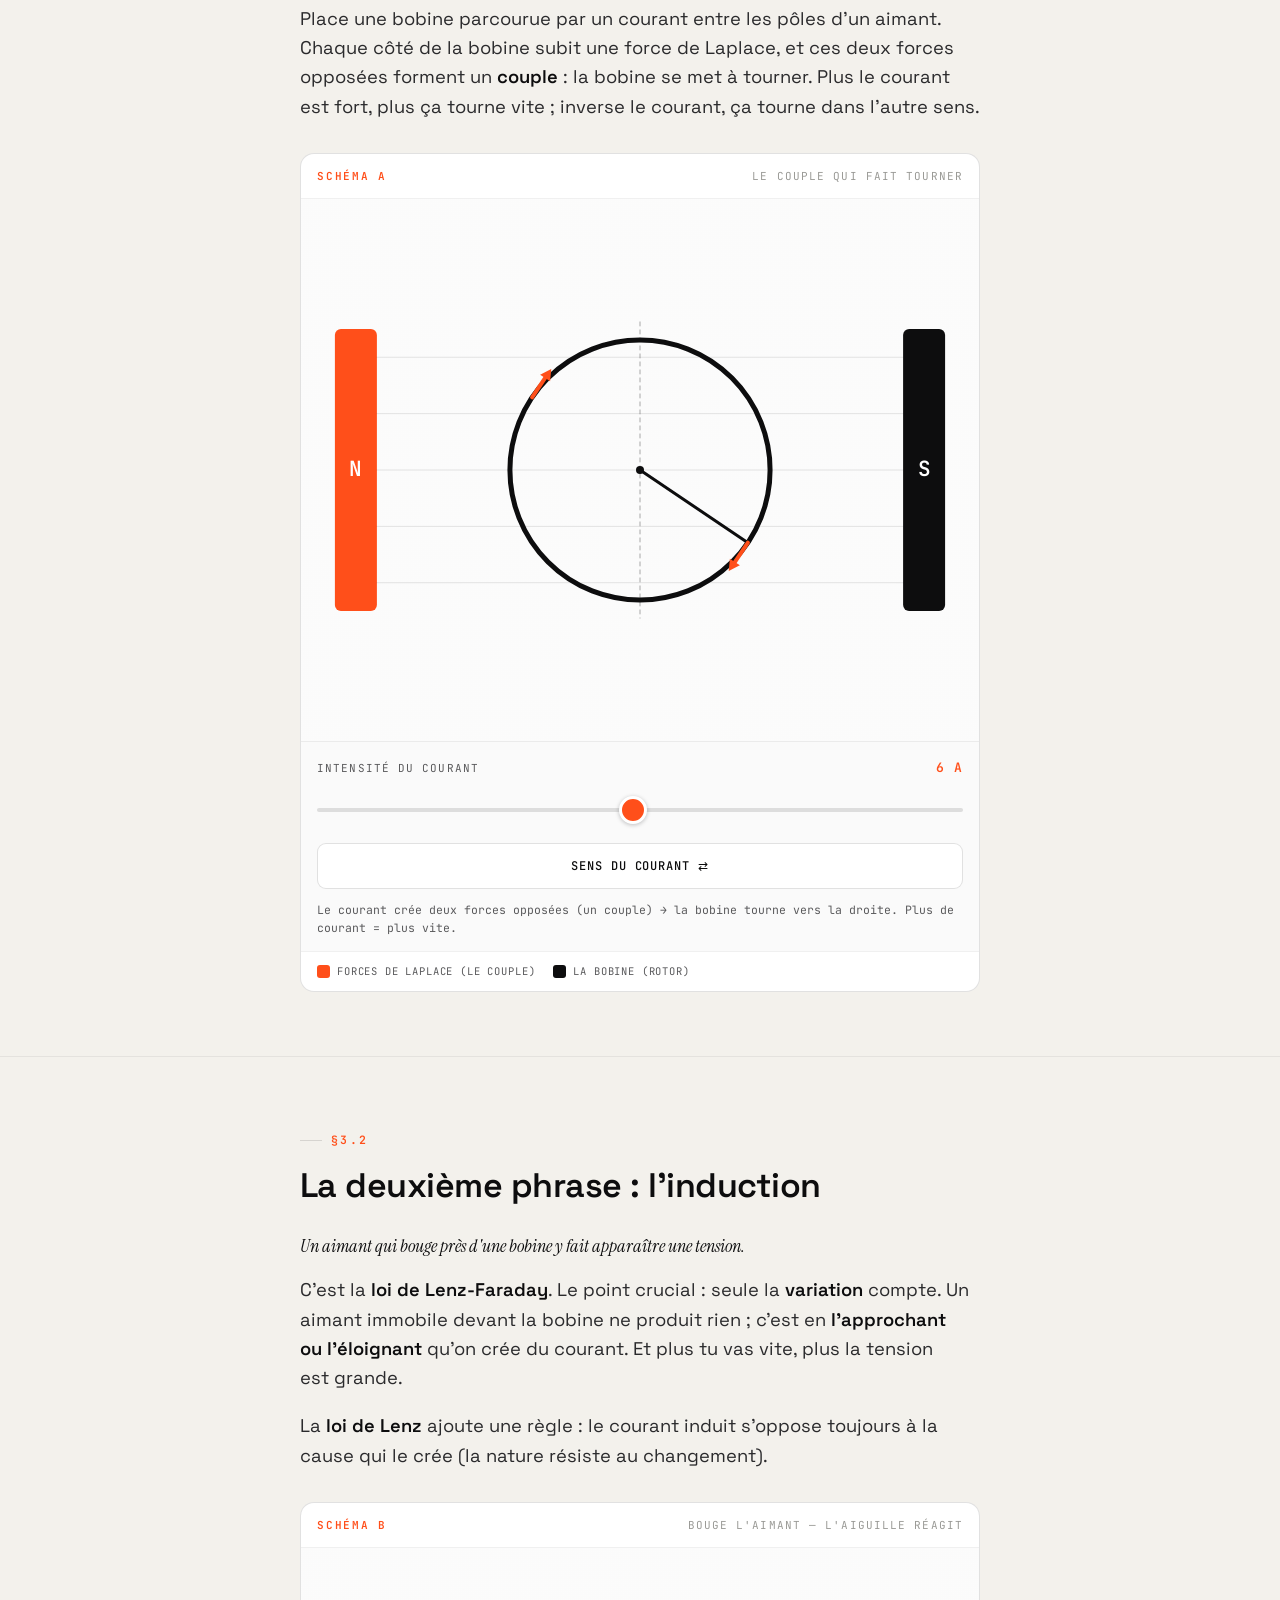
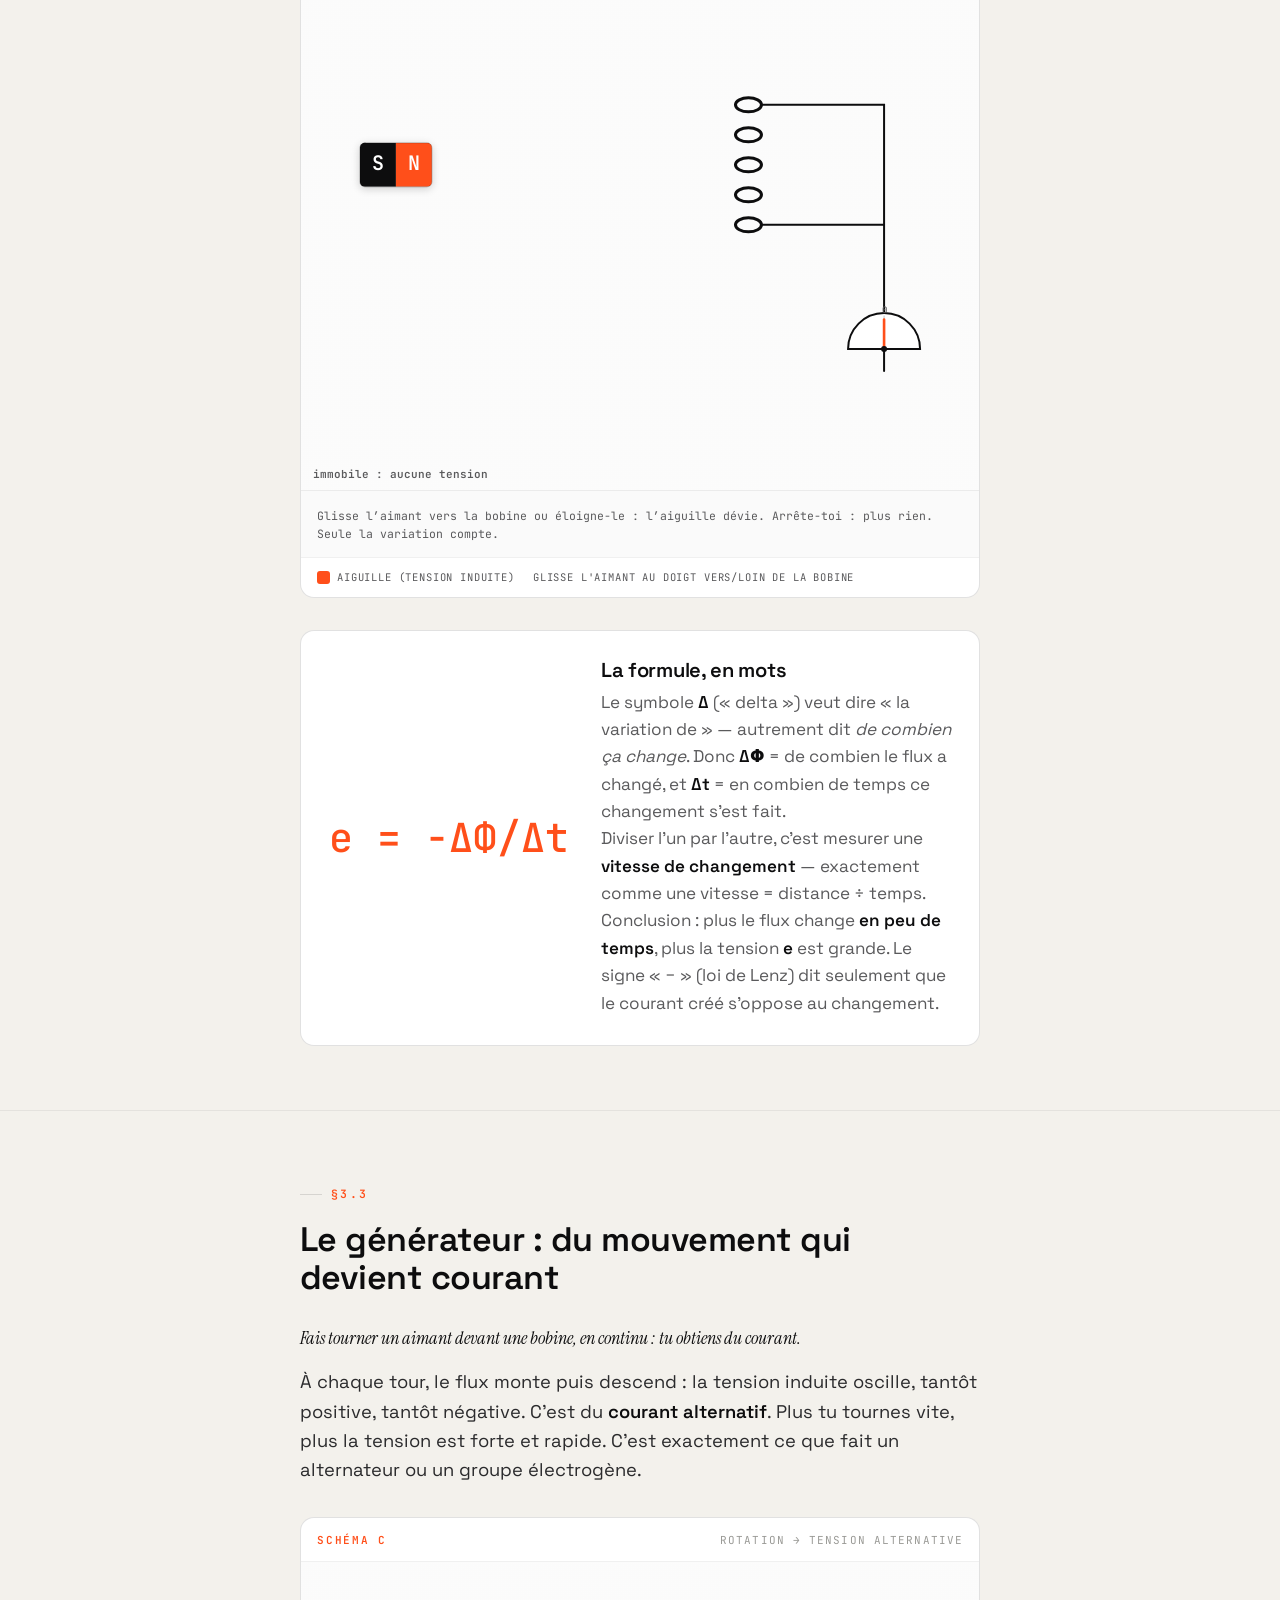
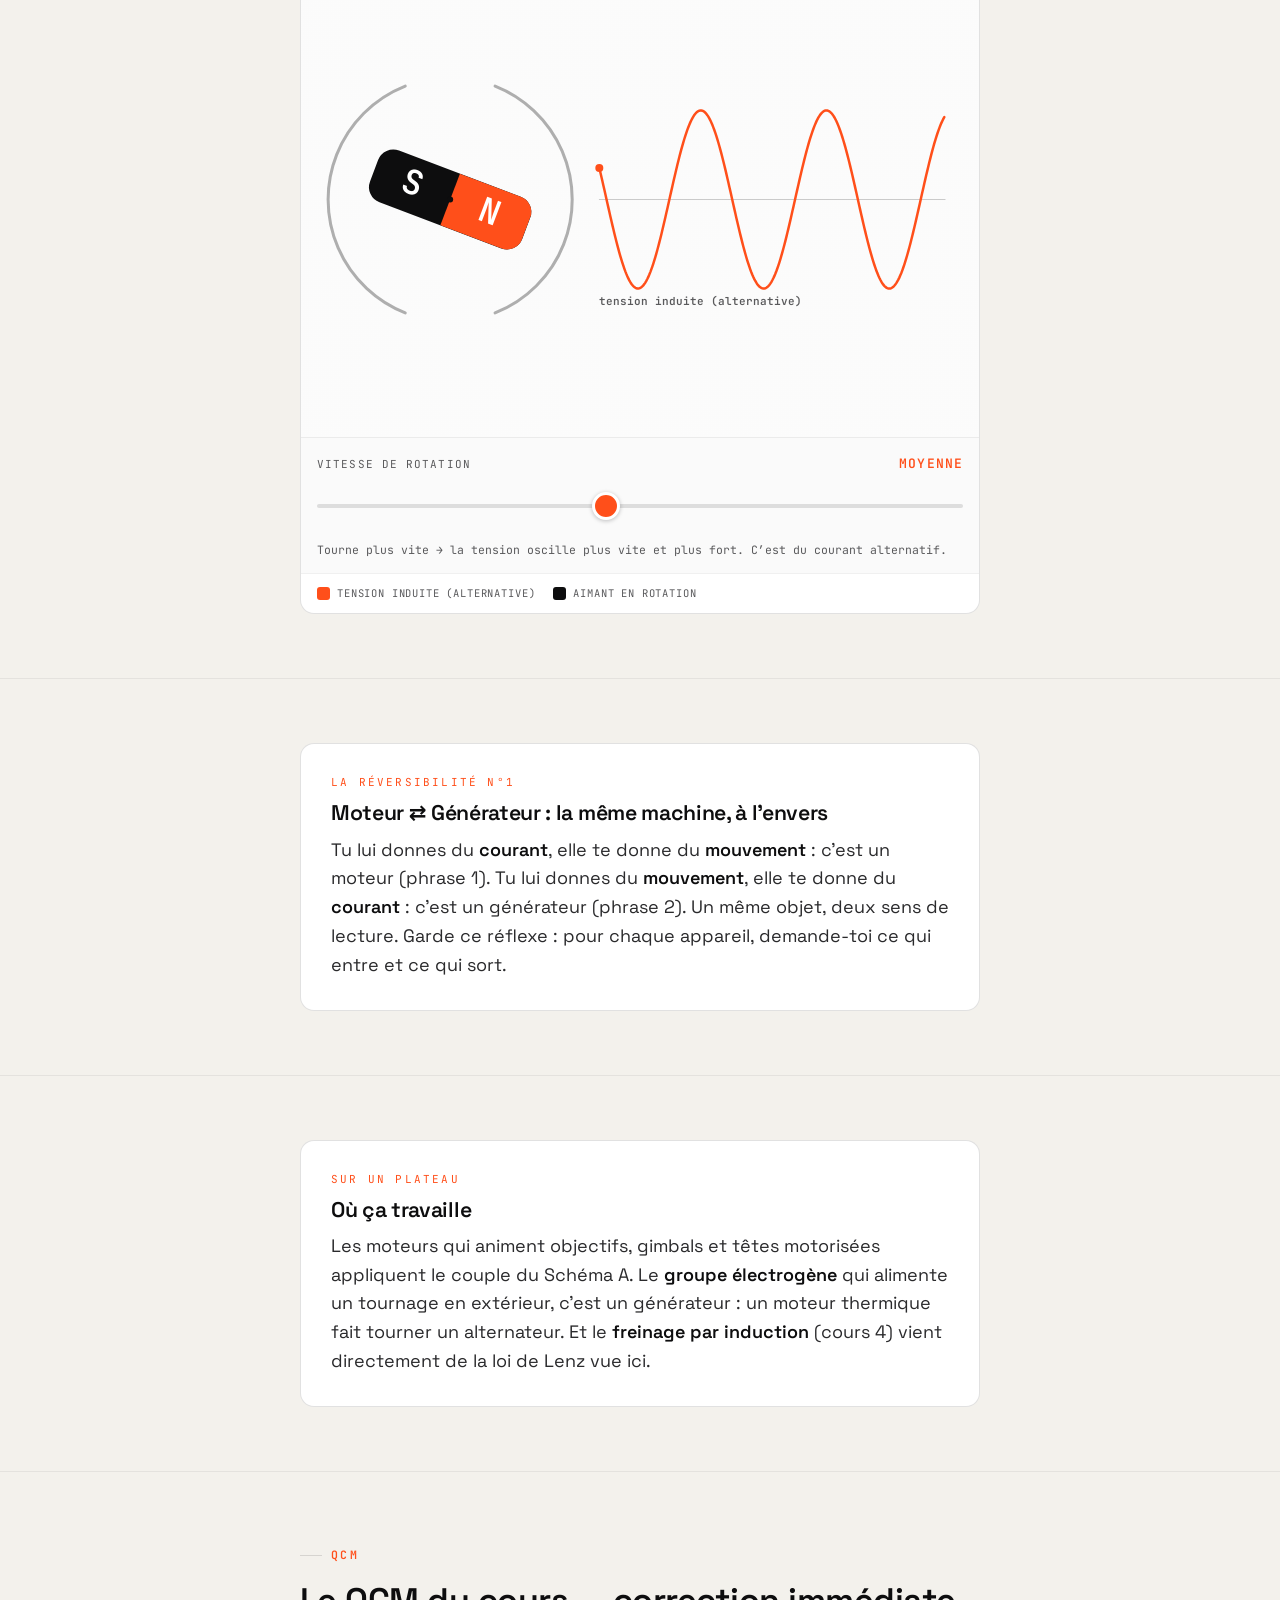
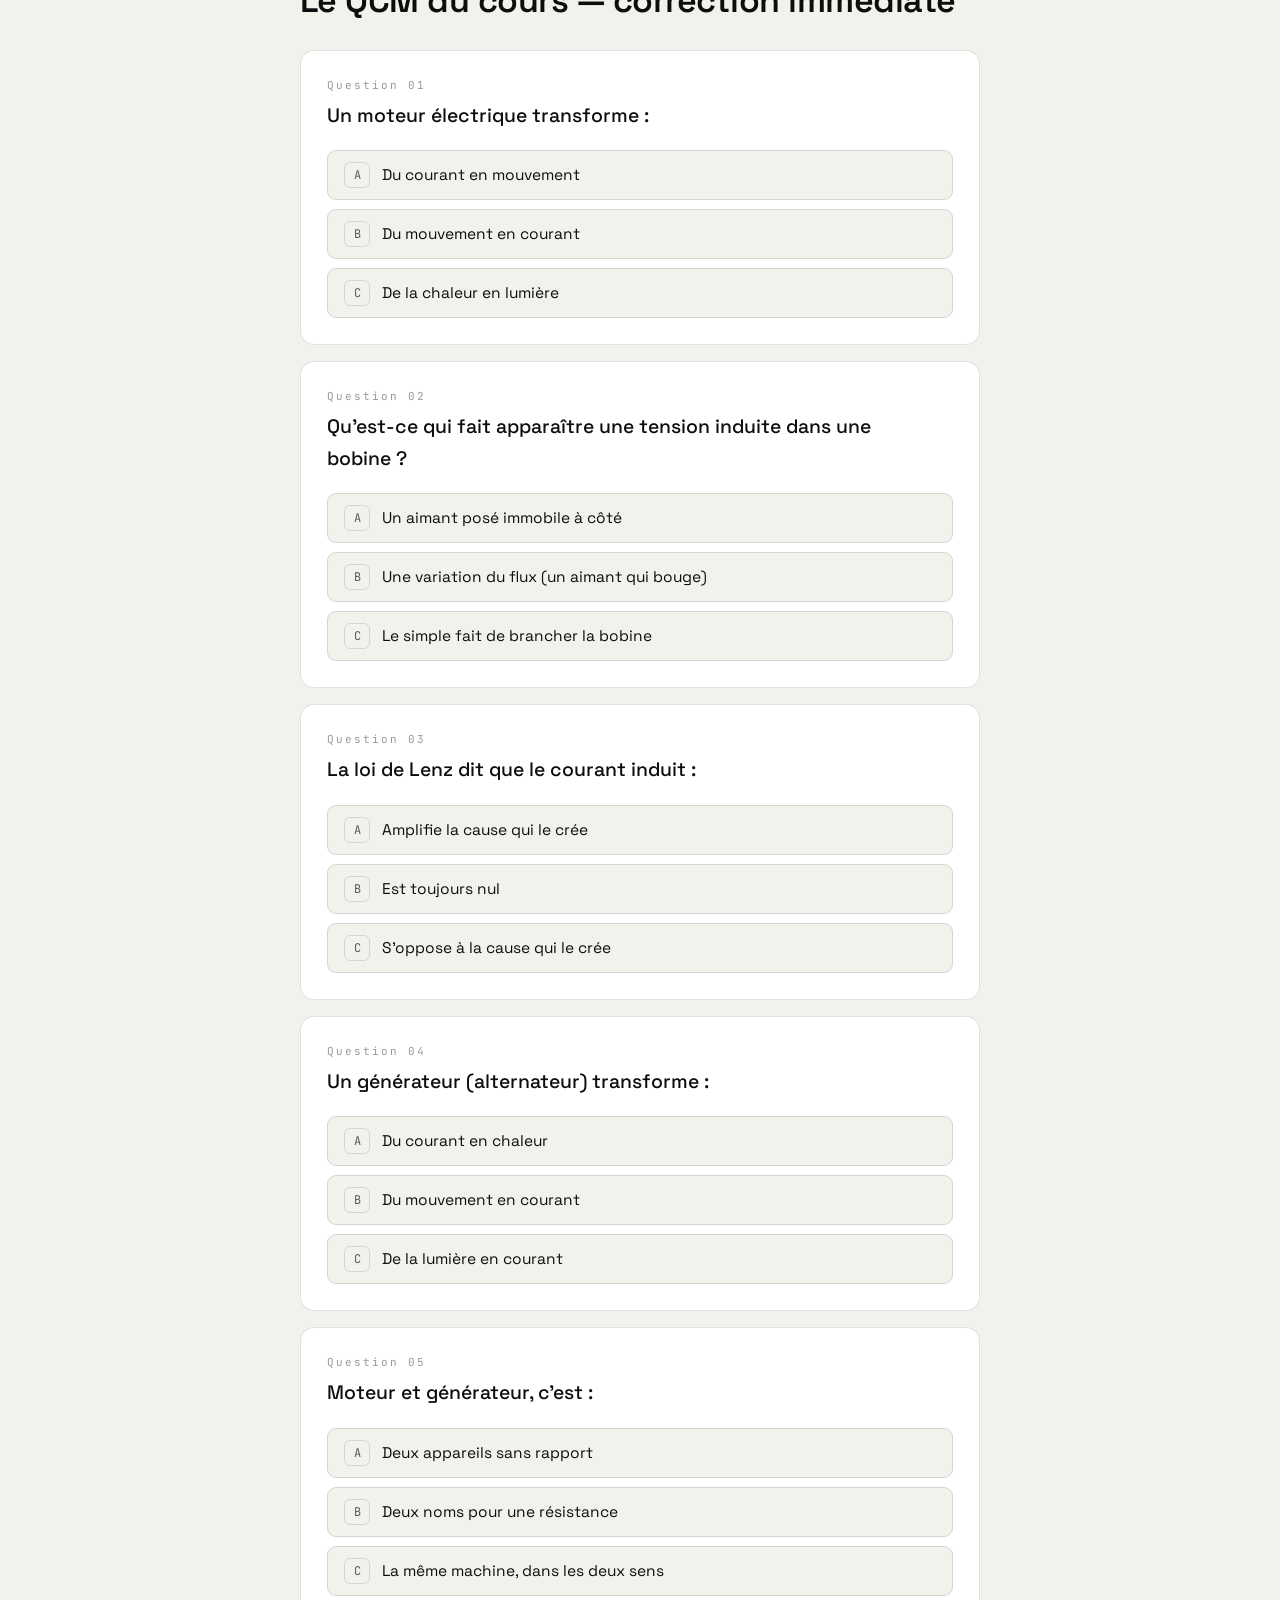
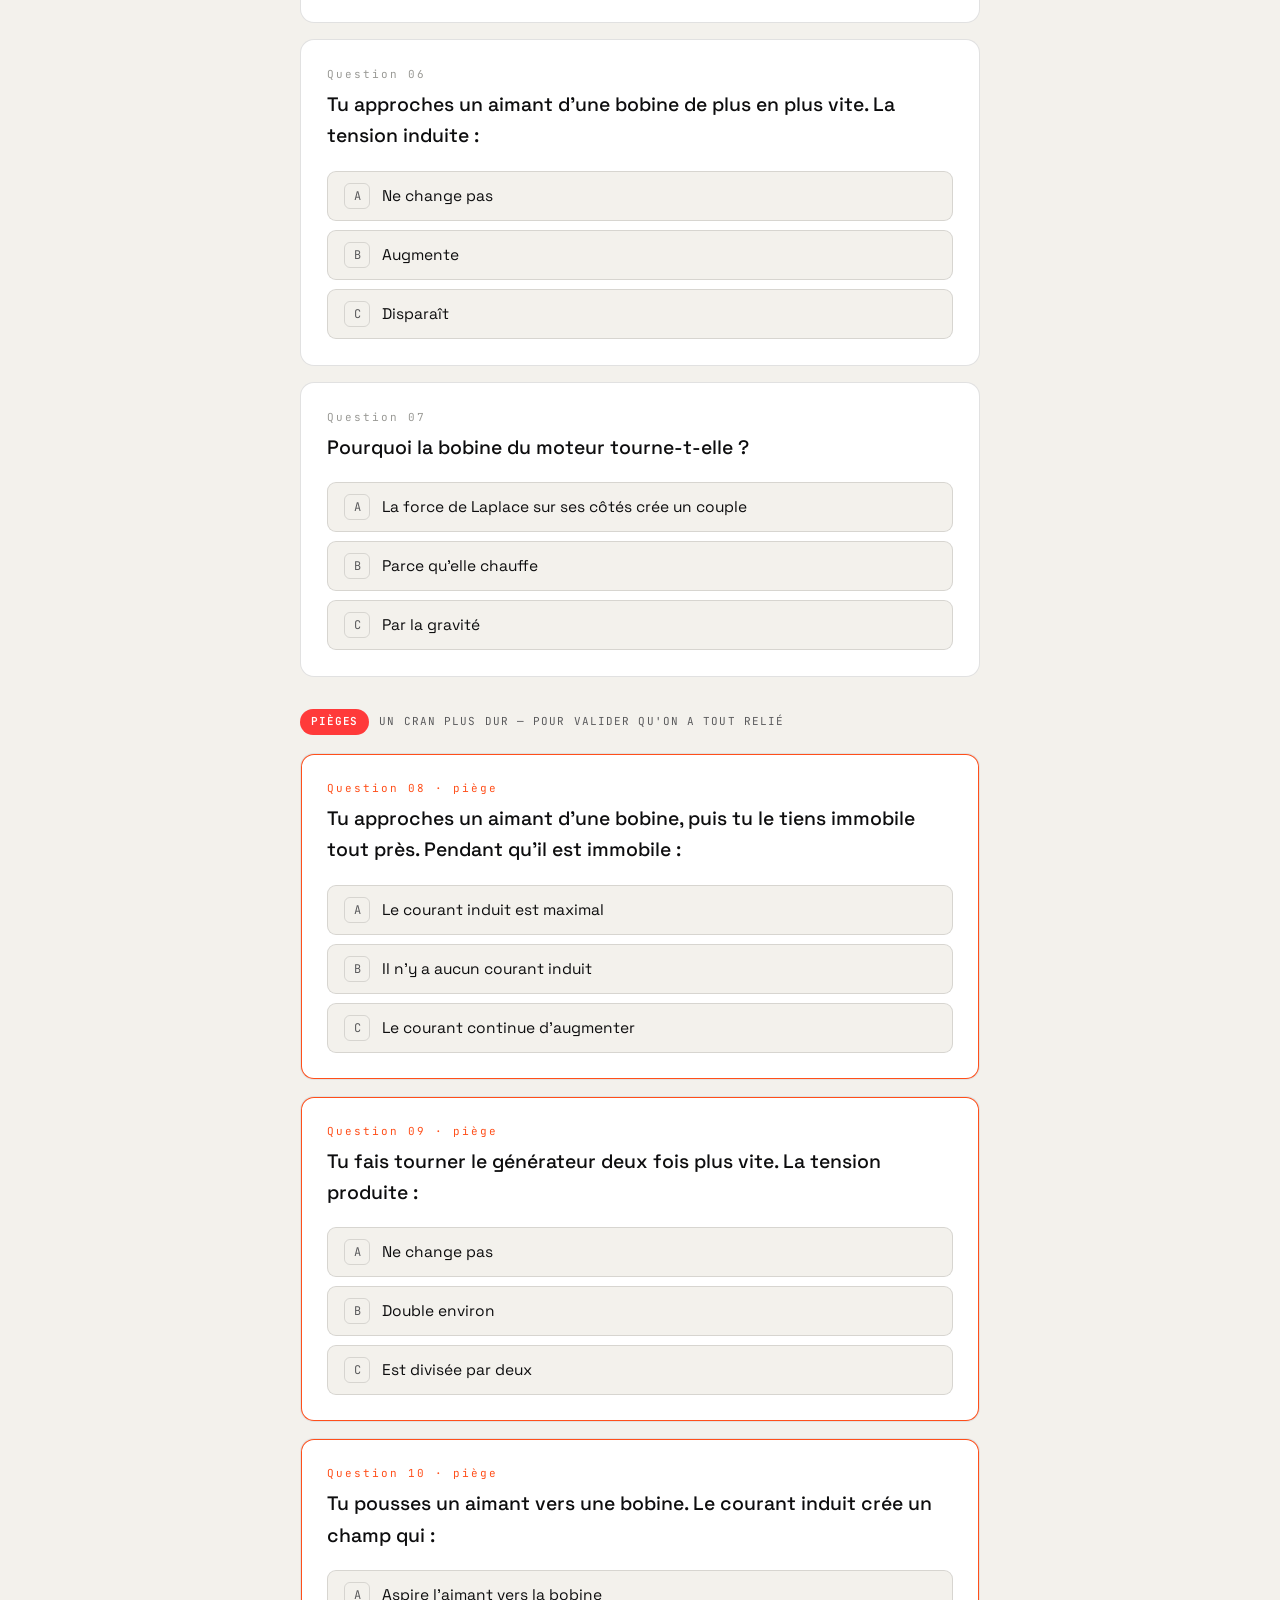
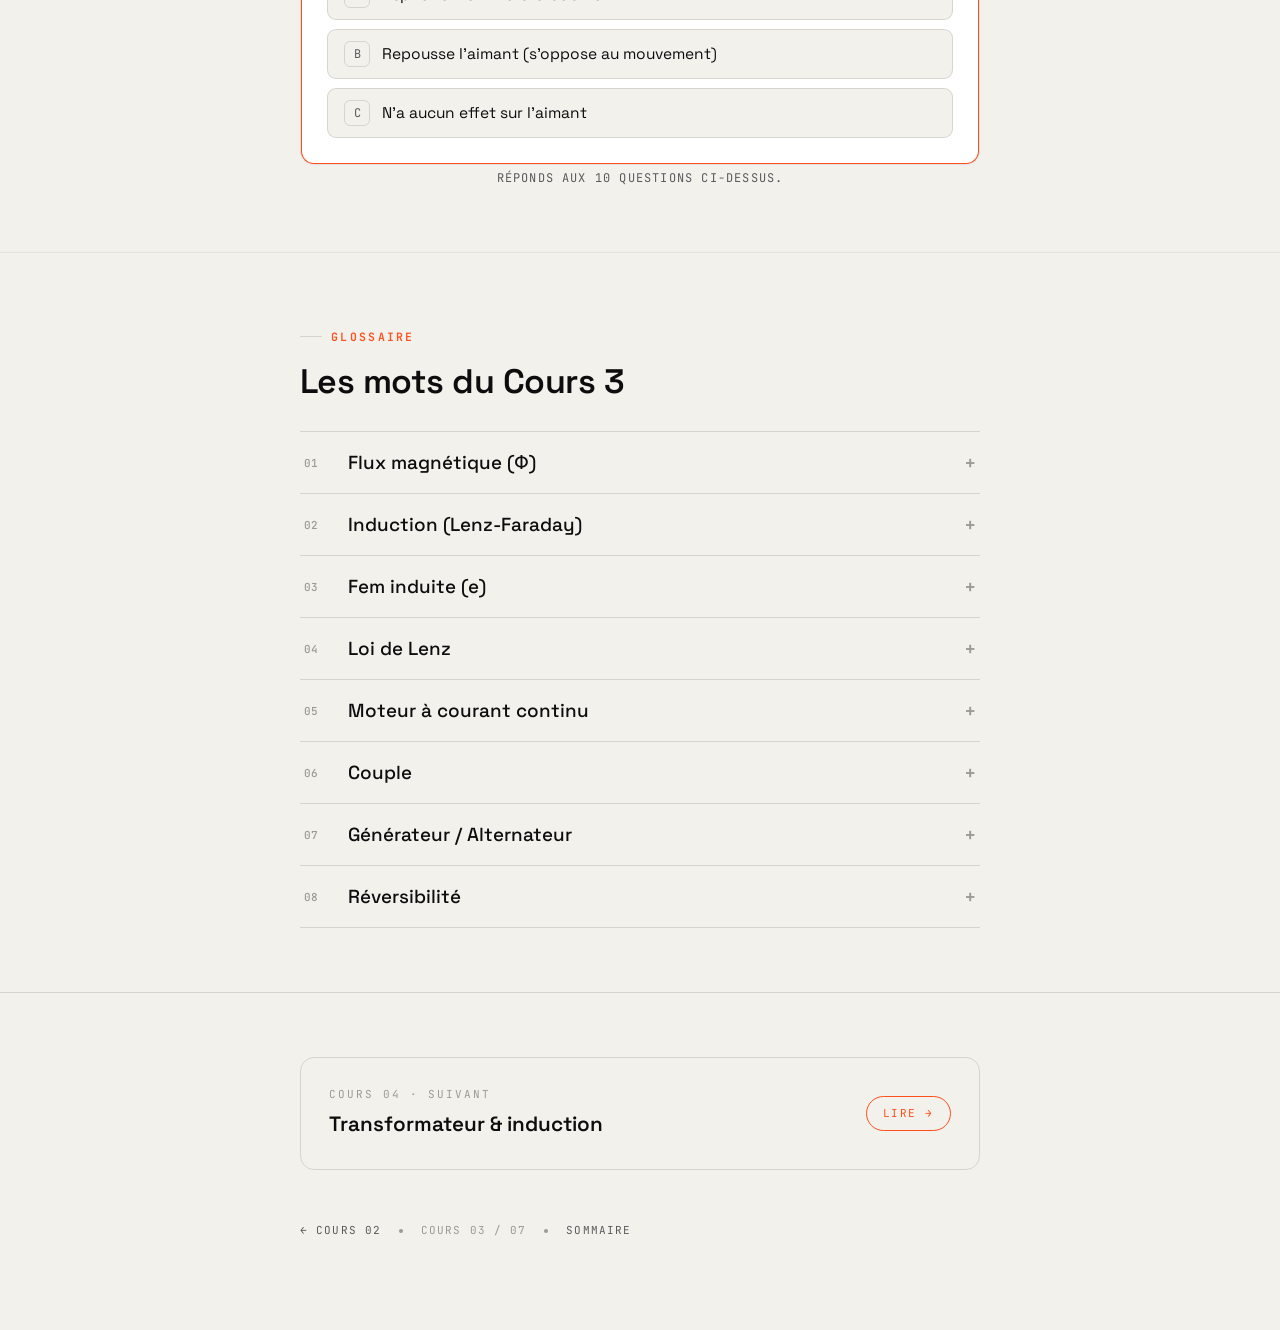
<file: cours-3.html>
<!DOCTYPE html>
<html lang="fr">
<head>
<meta charset="UTF-8">
<meta name="viewport" content="width=device-width, initial-scale=1, viewport-fit=cover">
<title>03 · Moteur, induction, générateur — Magnétisme pour l'image</title>
<meta name="description" content="Cours 3 : le moteur à courant continu, la loi de Lenz-Faraday et le générateur — la réversibilité expliquée et animée.">
<link rel="preconnect" href="https://fonts.googleapis.com">
<link rel="preconnect" href="https://fonts.gstatic.com" crossorigin>
<link href="https://fonts.googleapis.com/css2?family=Space+Grotesk:wght@400;500;600;700&family=Instrument+Serif:ital@0;1&family=JetBrains+Mono:wght@400;500;600&display=swap" rel="stylesheet">
<link rel="stylesheet" href="css/style.css">
</head>
<body data-page="cours-3">

<div class="progress" id="progress"></div>

<header class="topbar">
  <div class="topbar__in">
    <a class="topbar__brand" href="index.html"><span class="ring-mark"></span> Magnétisme <b>pour l'image</b></a>
    <span class="topbar__cours">Cours 03 / 07</span>
  </div>
</header>

<section class="hero">
  <div class="hero__rings" id="heroRings"></div>
  <div class="wrap">
    <div class="eyebrow"><span class="num">03</span> · Électromagnétisme pour l'image</div>
    <div class="hero__num">03<span class="dot">.</span></div>
    <h1>Moteur,<br>induction,<br>générateur</h1>
    <p class="hero__lead"><em class="lead">La même machine fabrique du mouvement à partir du courant — ou du courant à partir du mouvement.</em></p>
    <div class="hero__meta">
      <span class="chip chip--level"><span class="lvl-dot"></span> Niveau <b>socle · lycée</b></span>
      <span class="chip"><b>~11 min</b> de lecture</span>
      <span class="chip">3 schémas <b>au doigt</b></span>
      <span class="chip">QCM <b>7 questions</b></span>
    </div>
  </div>
</section>

<!-- POURQUOI -->
<section class="section">
  <div class="wrap">
    <div class="callout callout--dark">
      <span class="callout__label">Pourquoi ça te concerne</span>
      <h3>Tout ce qui tourne, et tout ce qui alimente.</h3>
      <p>Le <strong>moteur</strong> du zoom, de la mise au point, d'un gimbal, d'un drone : du courant qui devient mouvement. Et l'inverse — un <strong>groupe électrogène</strong> sur un tournage, une dynamo de vélo : du mouvement qui devient courant. C'est le même phénomène, dans les deux sens.</p>
      <ul class="applist">
        <li>Moteurs d'objectif, de stabilisation, de tête motorisée.</li>
        <li>Groupe électrogène, alternateur de voiture, dynamo.</li>
        <li>Et, au cours 5, le micro dynamique : le haut-parleur à l'envers.</li>
      </ul>
    </div>
  </div>
</section>

<!-- §3.1 MOTEUR -->
<section class="section">
  <div class="wrap">
    <div class="sec-head">
      <div class="eyebrow"><span class="num">§3.1</span></div>
      <h2>Le moteur : du courant qui tourne</h2>
    </div>
    <div class="sec-body">
      <p class="lead-line">C'est la force de Laplace, mais sur une boucle — alors elle tourne.</p>
      <p>Place une bobine parcourue par un courant entre les pôles d'un aimant. Chaque côté de la bobine subit une force de Laplace, et ces deux forces opposées forment un <strong>couple</strong> : la bobine se met à tourner. Plus le courant est fort, plus ça tourne vite ; inverse le courant, ça tourne dans l'autre sens.</p>
    </div>
    <figure class="figure">
      <div class="figure__head">
        <span class="figure__tag">Schéma A</span>
        <span class="figure__title">Le couple qui fait tourner</span>
      </div>
      <div class="figure__stage"><canvas id="cvMot"></canvas></div>
      <div class="controls">
        <div class="slider">
          <div class="slider__top"><span>Intensité du courant</span><b id="motIval">5 A</b></div>
          <input type="range" id="motI" min="0.12" max="1" step="0.01" value="0.55">
        </div>
        <button class="btn btn--accent" id="motDir" style="flex-basis:100%">Sens du courant ⇄</button>
        <div class="slider" style="flex-basis:100%">
          <div class="slider__top" id="motHint" style="text-transform:none;letter-spacing:0;font-size:11.5px"></div>
        </div>
      </div>
      <div class="figure__legend">
        <span class="lg"><span class="sw" style="background:var(--accent)"></span> Forces de Laplace (le couple)</span>
        <span class="lg"><span class="sw" style="background:var(--ink)"></span> La bobine (rotor)</span>
      </div>
    </figure>
  </div>
</section>

<!-- §3.2 INDUCTION -->
<section class="section">
  <div class="wrap">
    <div class="sec-head">
      <div class="eyebrow"><span class="num">§3.2</span></div>
      <h2>La deuxième phrase : l'induction</h2>
    </div>
    <div class="sec-body">
      <p class="lead-line">Un aimant qui bouge près d'une bobine y fait apparaître une tension.</p>
      <p>C'est la <strong>loi de Lenz-Faraday</strong>. Le point crucial : seule la <strong>variation</strong> compte. Un aimant immobile devant la bobine ne produit rien ; c'est en <strong>l'approchant ou l'éloignant</strong> qu'on crée du courant. Et plus tu vas vite, plus la tension est grande.</p>
      <p>La <strong>loi de Lenz</strong> ajoute une règle : le courant induit s'oppose toujours à la cause qui le crée (la nature résiste au changement).</p>
    </div>
    <figure class="figure">
      <div class="figure__head">
        <span class="figure__tag">Schéma B</span>
        <span class="figure__title">Bouge l'aimant — l'aiguille réagit</span>
      </div>
      <div class="figure__stage"><canvas id="cvInd"></canvas></div>
      <div class="controls">
        <div class="slider" style="flex-basis:100%">
          <div class="slider__top" id="indHint" style="text-transform:none;letter-spacing:0;font-size:11.5px"></div>
        </div>
      </div>
      <div class="figure__legend">
        <span class="lg"><span class="sw" style="background:var(--accent)"></span> Aiguille (tension induite)</span>
        <span class="lg">Glisse l'aimant au doigt vers/loin de la bobine</span>
      </div>
    </figure>

    <div class="unit" style="margin-top:clamp(22px,5vw,32px)">
      <div class="unit__symbol" style="font-size:clamp(26px,8vw,40px)">e = −ΔΦ/Δt</div>
      <div class="unit__body">
        <h3>La formule, en mots</h3>
        <p>Le symbole <strong>Δ</strong> (« delta ») veut dire « la variation de » — autrement dit <em>de combien ça change</em>. Donc <strong>ΔΦ</strong> = de combien le flux a changé, et <strong>Δt</strong> = en combien de temps ce changement s'est fait.</p>
        <p>Diviser l'un par l'autre, c'est mesurer une <strong>vitesse de changement</strong> — exactement comme une vitesse = distance ÷ temps. Conclusion : plus le flux change <strong>en peu de temps</strong>, plus la tension <strong>e</strong> est grande. Le signe « − » (loi de Lenz) dit seulement que le courant créé s'oppose au changement.</p>
      </div>
    </div>
  </div>
</section>

<!-- §3.3 GÉNÉRATEUR -->
<section class="section">
  <div class="wrap">
    <div class="sec-head">
      <div class="eyebrow"><span class="num">§3.3</span></div>
      <h2>Le générateur : du mouvement qui devient courant</h2>
    </div>
    <div class="sec-body">
      <p class="lead-line">Fais tourner un aimant devant une bobine, en continu : tu obtiens du courant.</p>
      <p>À chaque tour, le flux monte puis descend : la tension induite oscille, tantôt positive, tantôt négative. C'est du <strong>courant alternatif</strong>. Plus tu tournes vite, plus la tension est forte et rapide. C'est exactement ce que fait un alternateur ou un groupe électrogène.</p>
    </div>
    <figure class="figure">
      <div class="figure__head">
        <span class="figure__tag">Schéma C</span>
        <span class="figure__title">Rotation → tension alternative</span>
      </div>
      <div class="figure__stage"><canvas id="cvGen"></canvas></div>
      <div class="controls">
        <div class="slider">
          <div class="slider__top"><span>Vitesse de rotation</span><b id="genVval">moyenne</b></div>
          <input type="range" id="genV" min="0.1" max="1" step="0.01" value="0.5">
        </div>
        <div class="slider" style="flex-basis:100%">
          <div class="slider__top" id="genHint" style="text-transform:none;letter-spacing:0;font-size:11.5px"></div>
        </div>
      </div>
      <div class="figure__legend">
        <span class="lg"><span class="sw" style="background:var(--accent)"></span> Tension induite (alternative)</span>
        <span class="lg"><span class="sw" style="background:var(--ink)"></span> Aimant en rotation</span>
      </div>
    </figure>
  </div>
</section>

<!-- §3.4 RÉVERSIBILITÉ -->
<section class="section">
  <div class="wrap">
    <div class="callout">
      <span class="callout__label">La réversibilité n°1</span>
      <h3>Moteur ⇄ Générateur : la même machine, à l'envers</h3>
      <p>Tu lui donnes du <strong>courant</strong>, elle te donne du <strong>mouvement</strong> : c'est un moteur (phrase 1). Tu lui donnes du <strong>mouvement</strong>, elle te donne du <strong>courant</strong> : c'est un générateur (phrase 2). Un même objet, deux sens de lecture. Garde ce réflexe : pour chaque appareil, demande-toi ce qui entre et ce qui sort.</p>
    </div>
  </div>
</section>

<!-- SUR UN PLATEAU -->
<section class="section">
  <div class="wrap">
    <div class="callout">
      <span class="callout__label">Sur un plateau</span>
      <h3>Où ça travaille</h3>
      <p>Les moteurs qui animent objectifs, gimbals et têtes motorisées appliquent le couple du Schéma A. Le <strong>groupe électrogène</strong> qui alimente un tournage en extérieur, c'est un générateur : un moteur thermique fait tourner un alternateur. Et le <strong>freinage par induction</strong> (cours 4) vient directement de la loi de Lenz vue ici.</p>
    </div>
  </div>
</section>

<!-- QCM -->
<section class="section">
  <div class="wrap">
    <div class="sec-head">
      <div class="eyebrow"><span class="num">QCM</span></div>
      <h2>Le QCM du cours — correction immédiate</h2>
    </div>
    <div class="quiz">
      <div class="q" data-correct="0">
        <div class="q__num">Question 01</div>
        <div class="q__text">Un moteur électrique transforme&nbsp;:</div>
        <div class="q__opts">
          <button class="opt"><span class="key">A</span> Du courant en mouvement</button>
          <button class="opt"><span class="key">B</span> Du mouvement en courant</button>
          <button class="opt"><span class="key">C</span> De la chaleur en lumière</button>
        </div>
        <div class="q__feedback"><b>Correction</b> Entrée = courant, sortie = mouvement : c'est la <strong>phrase 1</strong> (Laplace), appliquée à une bobine qui tourne.</div>
      </div>
      <div class="q" data-correct="1">
        <div class="q__num">Question 02</div>
        <div class="q__text">Qu'est-ce qui fait apparaître une tension induite dans une bobine&nbsp;?</div>
        <div class="q__opts">
          <button class="opt"><span class="key">A</span> Un aimant posé immobile à côté</button>
          <button class="opt"><span class="key">B</span> Une variation du flux (un aimant qui bouge)</button>
          <button class="opt"><span class="key">C</span> Le simple fait de brancher la bobine</button>
        </div>
        <div class="q__feedback"><b>Correction</b> Seule la <strong>variation</strong> du flux induit une tension. Aimant immobile = rien.</div>
      </div>
      <div class="q" data-correct="2">
        <div class="q__num">Question 03</div>
        <div class="q__text">La loi de Lenz dit que le courant induit&nbsp;:</div>
        <div class="q__opts">
          <button class="opt"><span class="key">A</span> Amplifie la cause qui le crée</button>
          <button class="opt"><span class="key">B</span> Est toujours nul</button>
          <button class="opt"><span class="key">C</span> S'oppose à la cause qui le crée</button>
        </div>
        <div class="q__feedback"><b>Correction</b> Le courant induit <strong>s'oppose</strong> au changement (« la nature résiste »). C'est le signe « − » de la formule.</div>
      </div>
      <div class="q" data-correct="1">
        <div class="q__num">Question 04</div>
        <div class="q__text">Un générateur (alternateur) transforme&nbsp;:</div>
        <div class="q__opts">
          <button class="opt"><span class="key">A</span> Du courant en chaleur</button>
          <button class="opt"><span class="key">B</span> Du mouvement en courant</button>
          <button class="opt"><span class="key">C</span> De la lumière en courant</button>
        </div>
        <div class="q__feedback"><b>Correction</b> Entrée = mouvement, sortie = courant : c'est la <strong>phrase 2</strong> (induction).</div>
      </div>
      <div class="q" data-correct="2">
        <div class="q__num">Question 05</div>
        <div class="q__text">Moteur et générateur, c'est&nbsp;:</div>
        <div class="q__opts">
          <button class="opt"><span class="key">A</span> Deux appareils sans rapport</button>
          <button class="opt"><span class="key">B</span> Deux noms pour une résistance</button>
          <button class="opt"><span class="key">C</span> La même machine, dans les deux sens</button>
        </div>
        <div class="q__feedback"><b>Correction</b> Même machine : courant → mouvement (moteur), mouvement → courant (générateur). La réversibilité n°1.</div>
      </div>
      <div class="q" data-correct="1">
        <div class="q__num">Question 06</div>
        <div class="q__text">Tu approches un aimant d'une bobine de plus en plus vite. La tension induite&nbsp;:</div>
        <div class="q__opts">
          <button class="opt"><span class="key">A</span> Ne change pas</button>
          <button class="opt"><span class="key">B</span> Augmente</button>
          <button class="opt"><span class="key">C</span> Disparaît</button>
        </div>
        <div class="q__feedback"><b>Correction</b> Plus le flux varie <strong>vite</strong>, plus la tension est grande (e = −ΔΦ/Δt).</div>
      </div>
      <div class="q" data-correct="0">
        <div class="q__num">Question 07</div>
        <div class="q__text">Pourquoi la bobine du moteur tourne-t-elle&nbsp;?</div>
        <div class="q__opts">
          <button class="opt"><span class="key">A</span> La force de Laplace sur ses côtés crée un couple</button>
          <button class="opt"><span class="key">B</span> Parce qu'elle chauffe</button>
          <button class="opt"><span class="key">C</span> Par la gravité</button>
        </div>
        <div class="q__feedback"><b>Correction</b> Deux forces de Laplace opposées sur les côtés = un <strong>couple</strong> = rotation.</div>
      </div>
      <div class="quiz-sep"><span class="quiz-sep__tag">Pièges</span> Un cran plus dur — pour valider qu'on a tout relié</div>
      <div class="q q--hard" data-correct="1">
        <div class="q__num">Question 08 · piège</div>
        <div class="q__text">Tu approches un aimant d'une bobine, puis tu le tiens immobile tout près. Pendant qu'il est immobile&nbsp;:</div>
        <div class="q__opts">
          <button class="opt"><span class="key">A</span> Le courant induit est maximal</button>
          <button class="opt"><span class="key">B</span> Il n'y a aucun courant induit</button>
          <button class="opt"><span class="key">C</span> Le courant continue d'augmenter</button>
        </div>
        <div class="q__feedback"><b>Correction</b> Sans <strong>variation</strong> de flux, pas d'induction. Immobile = rien, même tout près.</div>
      </div>
      <div class="q q--hard" data-correct="1">
        <div class="q__num">Question 09 · piège</div>
        <div class="q__text">Tu fais tourner le générateur deux fois plus vite. La tension produite&nbsp;:</div>
        <div class="q__opts">
          <button class="opt"><span class="key">A</span> Ne change pas</button>
          <button class="opt"><span class="key">B</span> Double environ</button>
          <button class="opt"><span class="key">C</span> Est divisée par deux</button>
        </div>
        <div class="q__feedback"><b>Correction</b> Le flux varie deux fois plus vite → tension <strong>~doublée</strong>.</div>
      </div>
      <div class="q q--hard" data-correct="1">
        <div class="q__num">Question 10 · piège</div>
        <div class="q__text">Tu pousses un aimant vers une bobine. Le courant induit crée un champ qui&nbsp;:</div>
        <div class="q__opts">
          <button class="opt"><span class="key">A</span> Aspire l'aimant vers la bobine</button>
          <button class="opt"><span class="key">B</span> Repousse l'aimant (s'oppose au mouvement)</button>
          <button class="opt"><span class="key">C</span> N'a aucun effet sur l'aimant</button>
        </div>
        <div class="q__feedback"><b>Correction</b> Loi de Lenz : l'effet <strong>s'oppose à la cause</strong> → l'aimant est freiné/repoussé.</div>
      </div>
    </div>
    <div class="quiz__score" id="quizScore">Réponds aux 10 questions ci-dessus.</div>
  </div>
</section>

<!-- GLOSSAIRE -->
<section class="section">
  <div class="wrap">
    <div class="sec-head">
      <div class="eyebrow"><span class="num">Glossaire</span></div>
      <h2>Les mots du Cours 3</h2>
    </div>
    <div class="gloss" id="gloss"></div>
  </div>
</section>

<footer class="footnav">
  <div class="wrap">
    <a class="nextcard nextcard--go" href="cours-4.html">
      <div class="nextcard__l">
        <div class="k">Cours 04 · suivant</div>
        <div class="t">Transformateur & induction</div>
      </div>
      <div class="nextcard__r nextcard__r--go">Lire →</div>
    </a>
    <div class="colophon">
      <span><a href="cours-2.html" style="color:var(--ink-3)">← Cours 02</a></span>
      <span class="dotsep"></span>
      <span>Cours 03 / 07</span>
      <span class="dotsep"></span>
      <span><a href="index.html" style="color:var(--ink-3)">Sommaire</a></span>
    </div>
  </div>
</footer>

<script id="glossData" type="application/json">
[
 ["Flux magnétique (Φ)","La « quantité de champ » qui traverse une surface (une bobine). Il dépend du champ, de la surface et de leur orientation. C'est sa variation qui crée une tension induite.","Comme la quantité d'eau qui passe à travers un cerceau."],
 ["Induction (Lenz-Faraday)","Le phénomène par lequel une variation de flux fait naître une tension dans un circuit. Base du générateur, du transformateur et du micro dynamique.","Bouge un aimant près d'une bobine : une ampoule reliée s'allume."],
 ["Fem induite (e)","La tension qui apparaît quand le flux varie : e = −ΔΦ/Δt. Plus le flux change vite, plus elle est grande.","Nulle si rien ne bouge ; maximale si ça varie vite."],
 ["Loi de Lenz","Le courant induit s'oppose toujours à la cause qui le crée. C'est l'origine du signe « − ».","La nature est paresseuse : elle résiste au changement."],
 ["Moteur à courant continu","Une bobine parcourue par un courant, placée dans un champ : la force de Laplace crée un couple qui la fait tourner.","Le moteur de mise au point ou de gimbal."],
 ["Couple","Deux forces opposées qui font tourner un objet autour d'un axe (plutôt que de le déplacer).","Comme tes deux mains sur un volant, en sens inverses."],
 ["Générateur / Alternateur","Une bobine ou un aimant qu'on fait tourner : le flux varie, une tension alternative apparaît. L'inverse du moteur.","Le groupe électrogène, l'alternateur de voiture."],
 ["Réversibilité","Le fait qu'une même machine marche dans les deux sens : courant→mouvement (moteur) ou mouvement→courant (générateur).","Un objet, deux sens de lecture : entrée et sortie échangées."]
]
</script>
<script>
(function(){
  var data=JSON.parse(document.getElementById('glossData').textContent);
  var host=document.getElementById('gloss');
  data.forEach(function(d,i){
    var n=(i+1<10?'0':'')+(i+1);
    var div=document.createElement('div');
    div.className='gterm';
    div.innerHTML='<button class="gterm__btn"><span class="gi">'+n+'</span>'+
      '<span class="gt">'+d[0]+'</span><span class="gx">+</span></button>'+
      '<div class="gterm__panel"><div class="gterm__inner"><p>'+d[1]+'</p>'+
      (d[2]?'<p class="ana">'+d[2]+'</p>':'')+'</div></div>';
    host.appendChild(div);
  });
})();
</script>

<script src="js/engine.js"></script>
<script src="js/course-3.js"></script>
<script src="js/ui.js"></script>
<script src="js/site.js"></script>
</body>
</html>
</file>
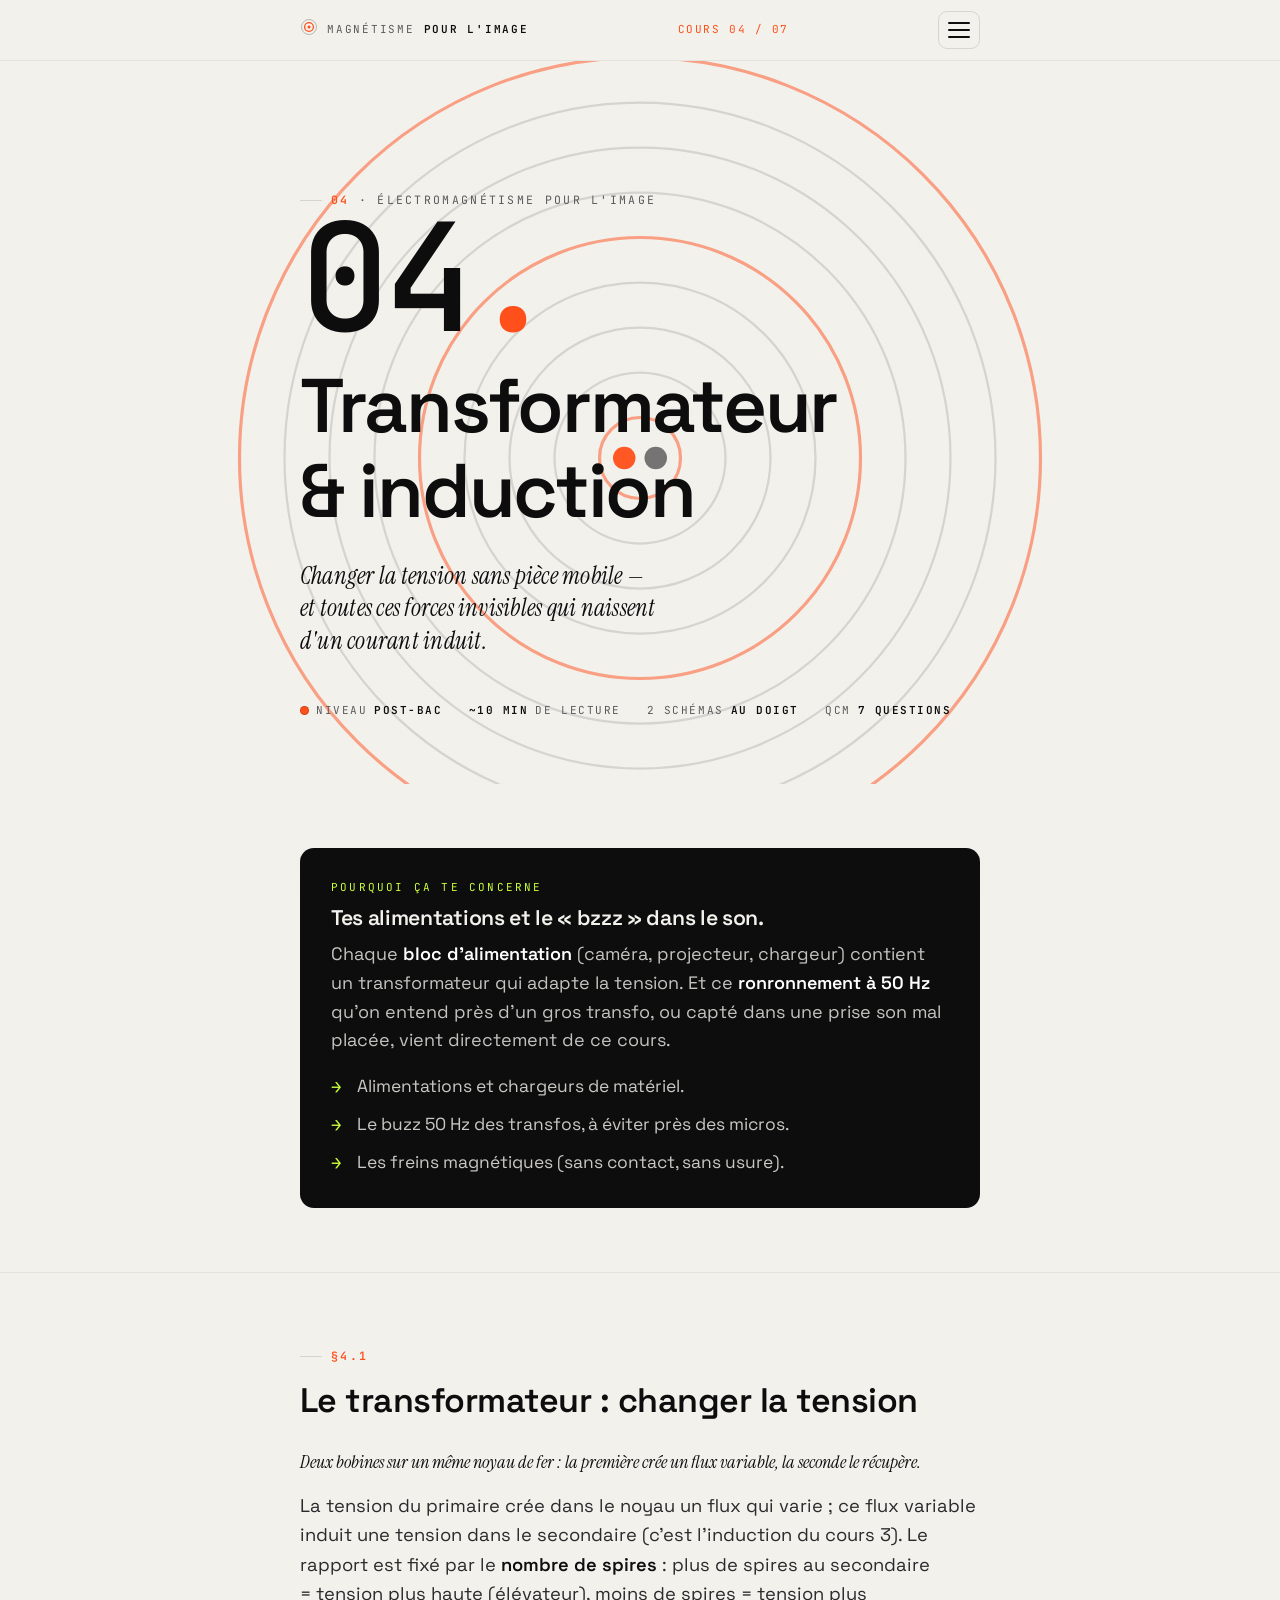
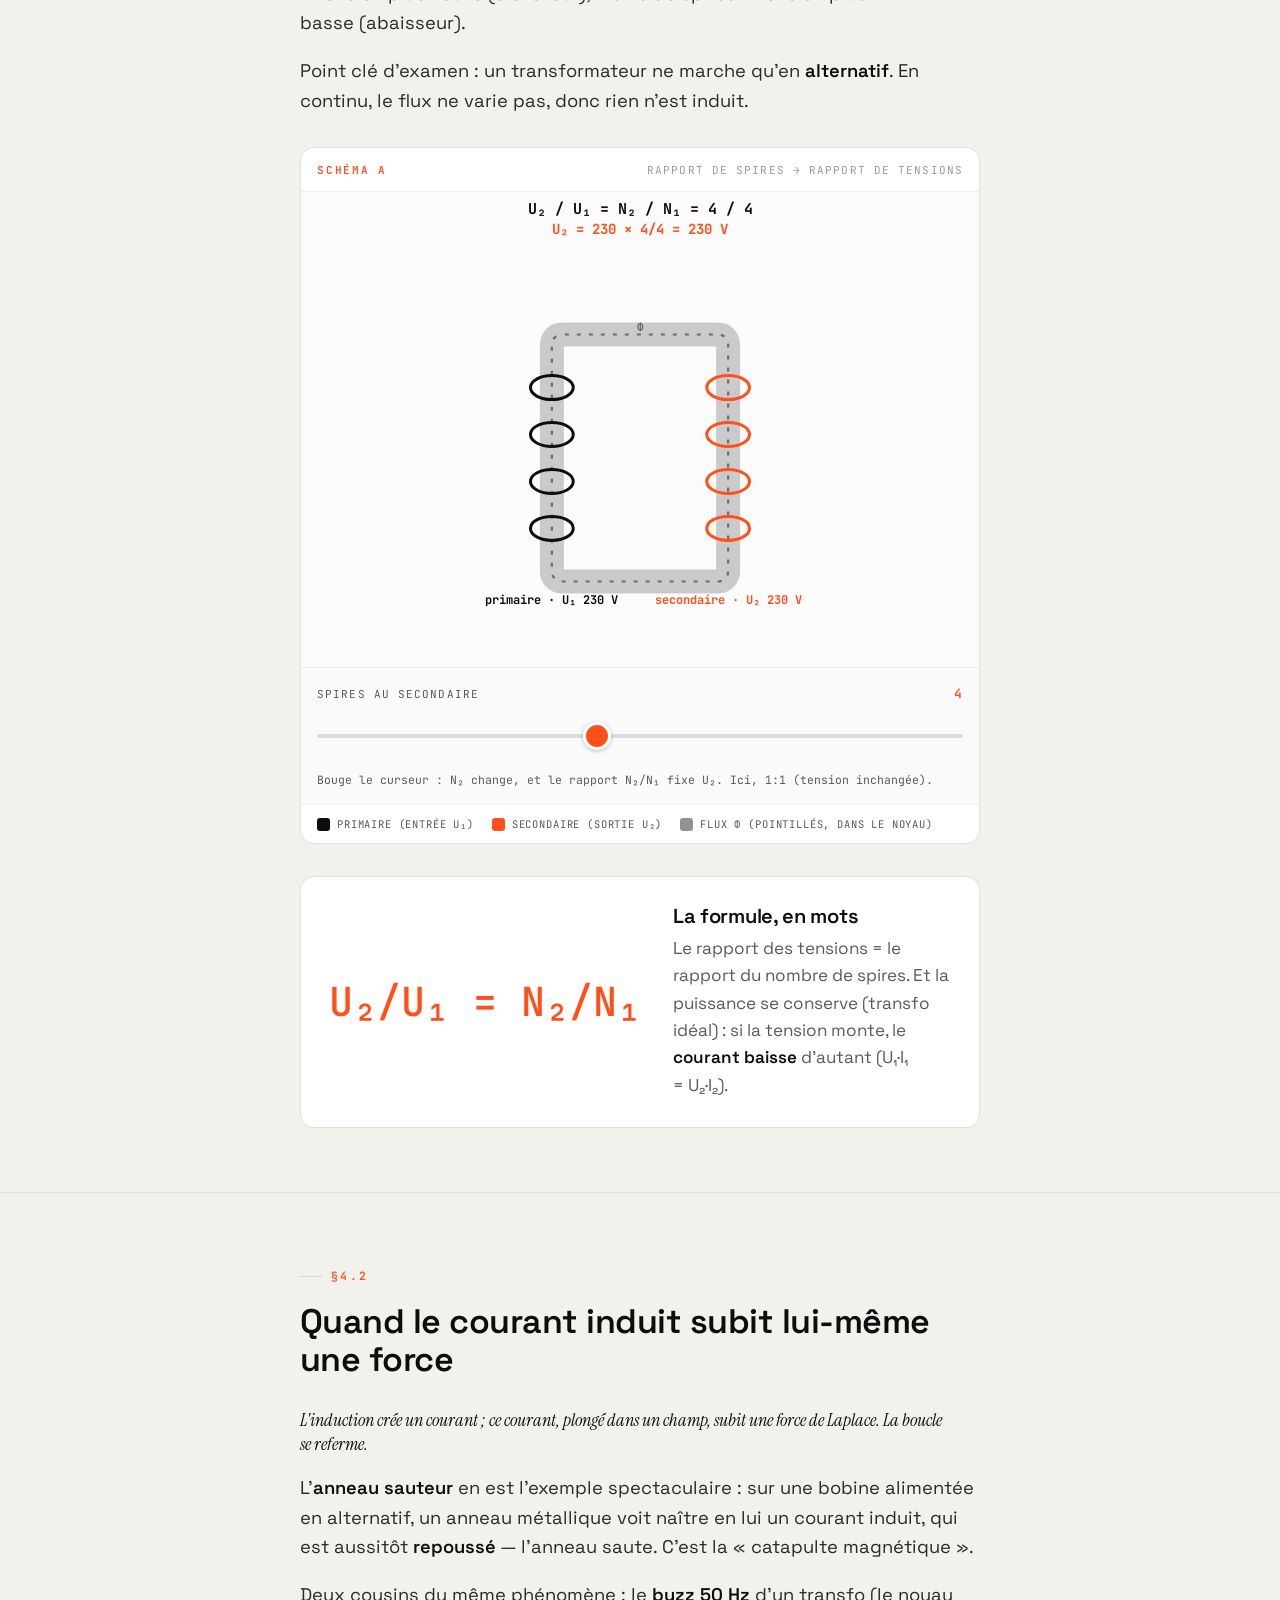
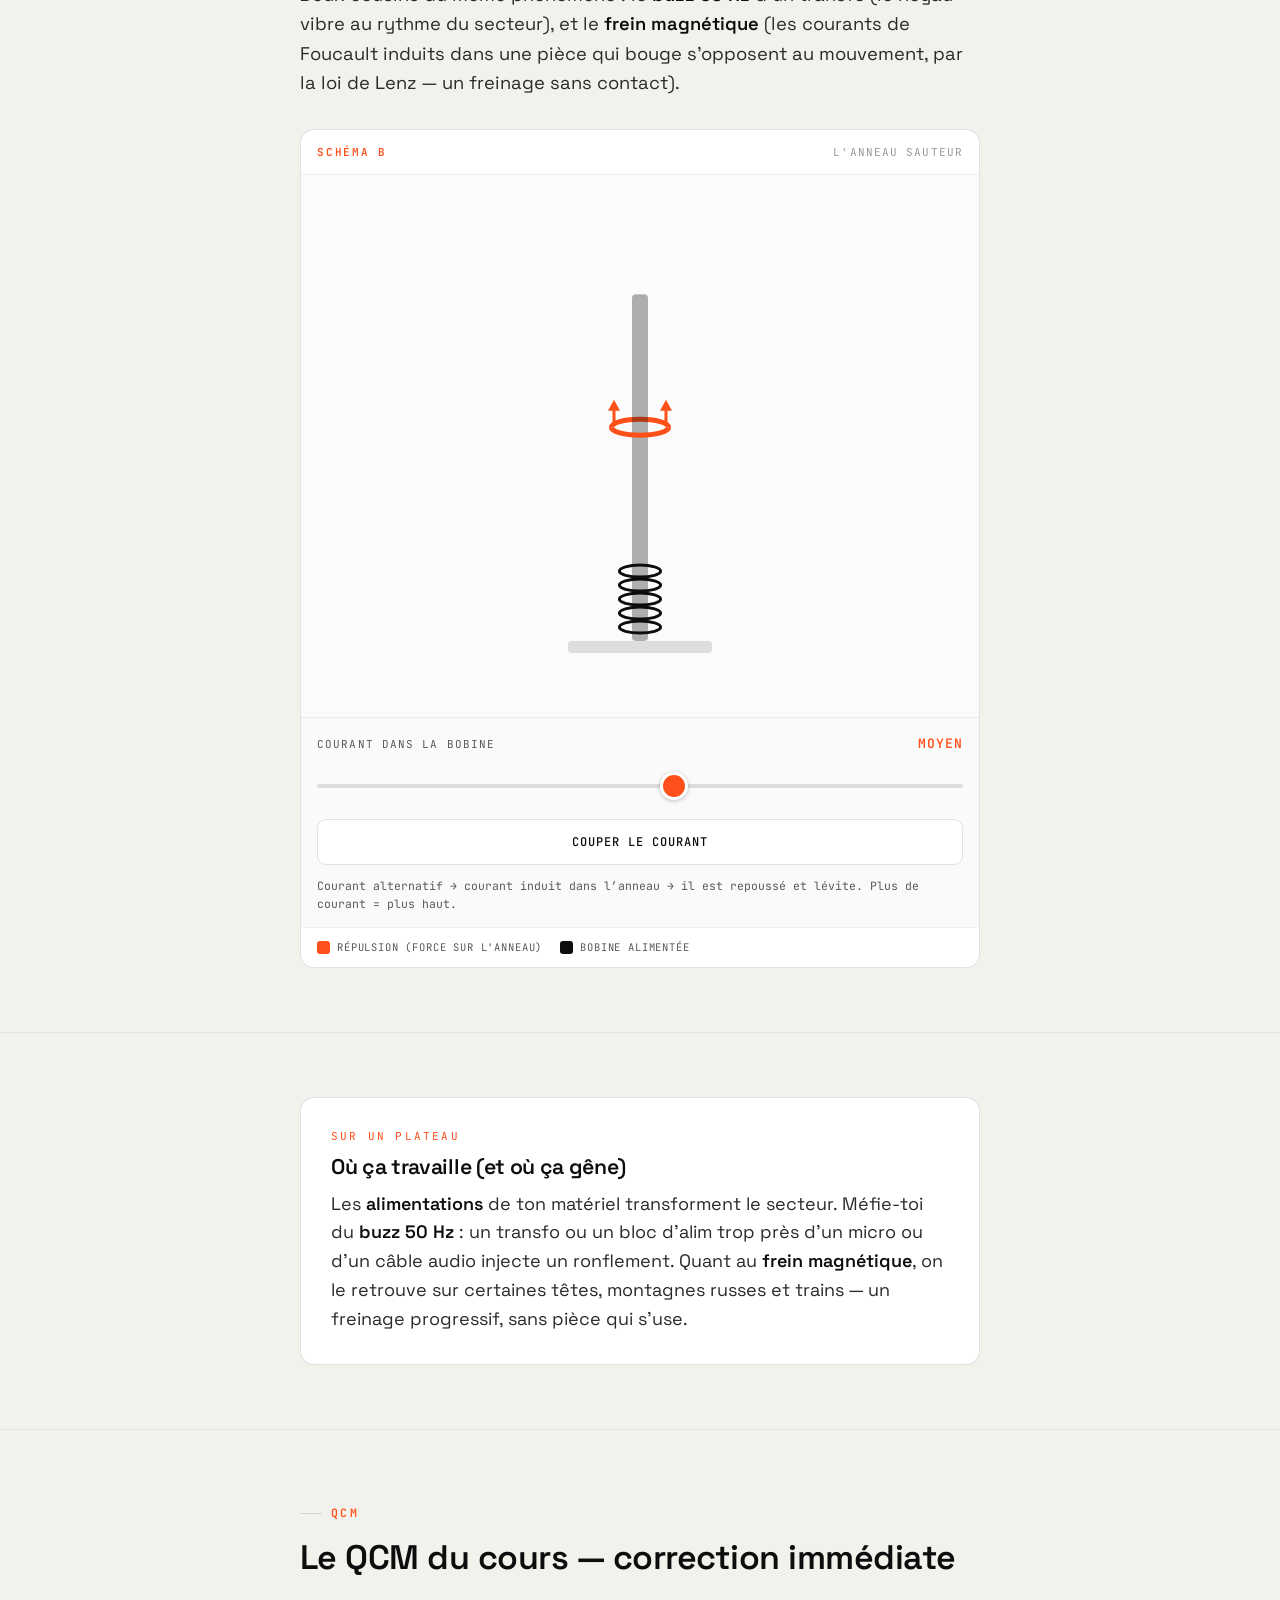
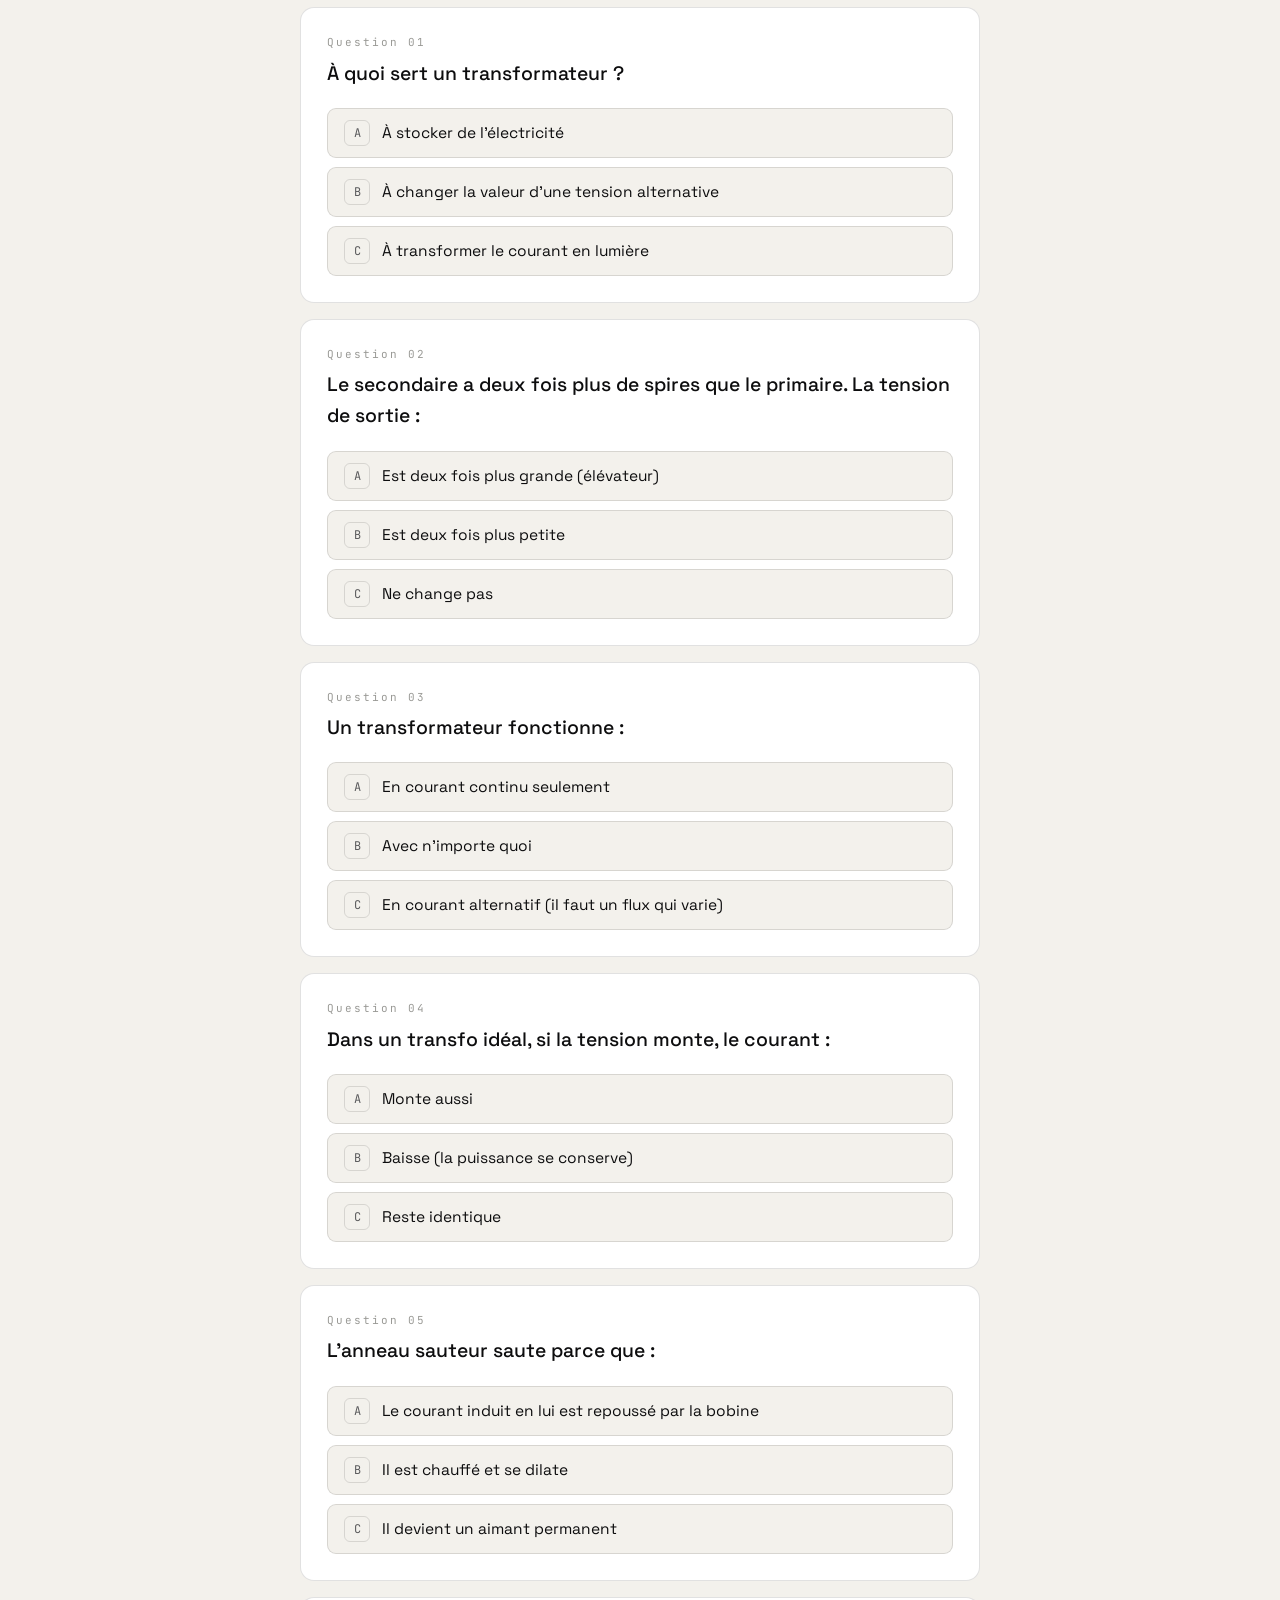
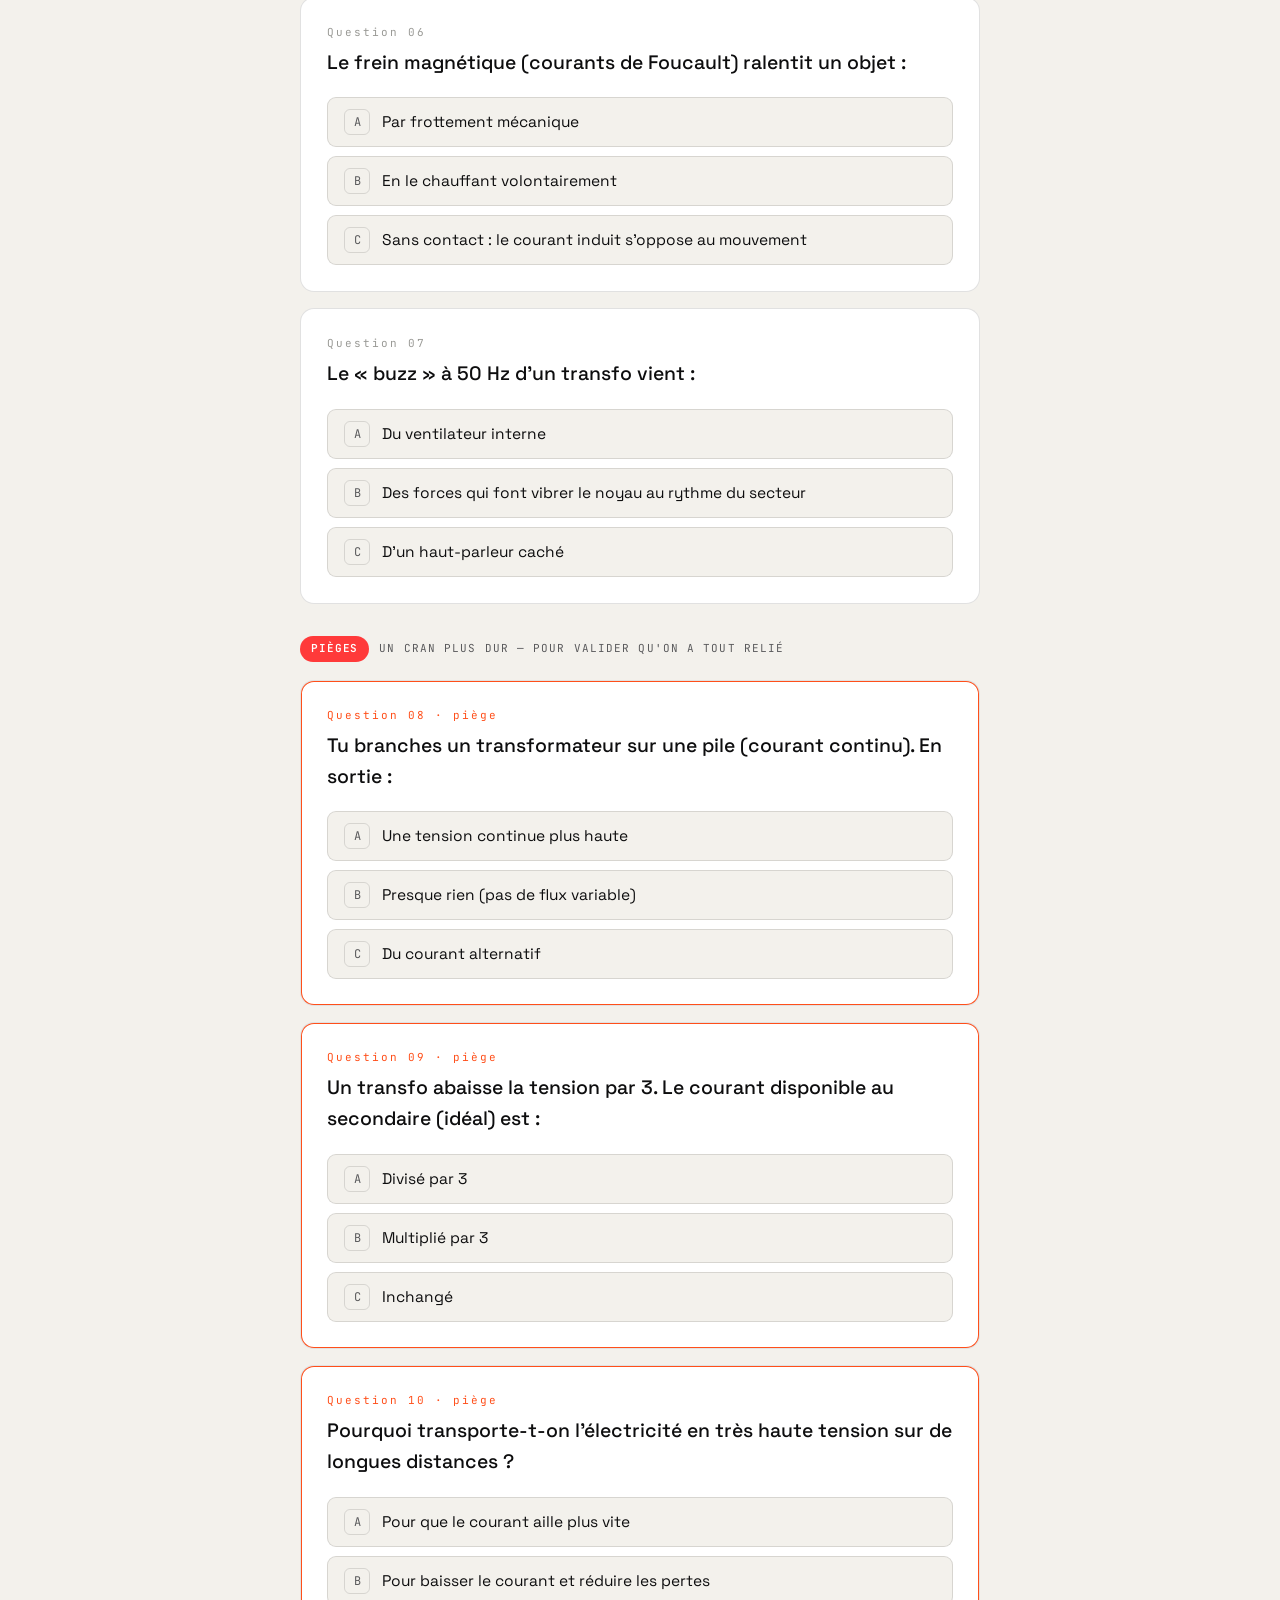
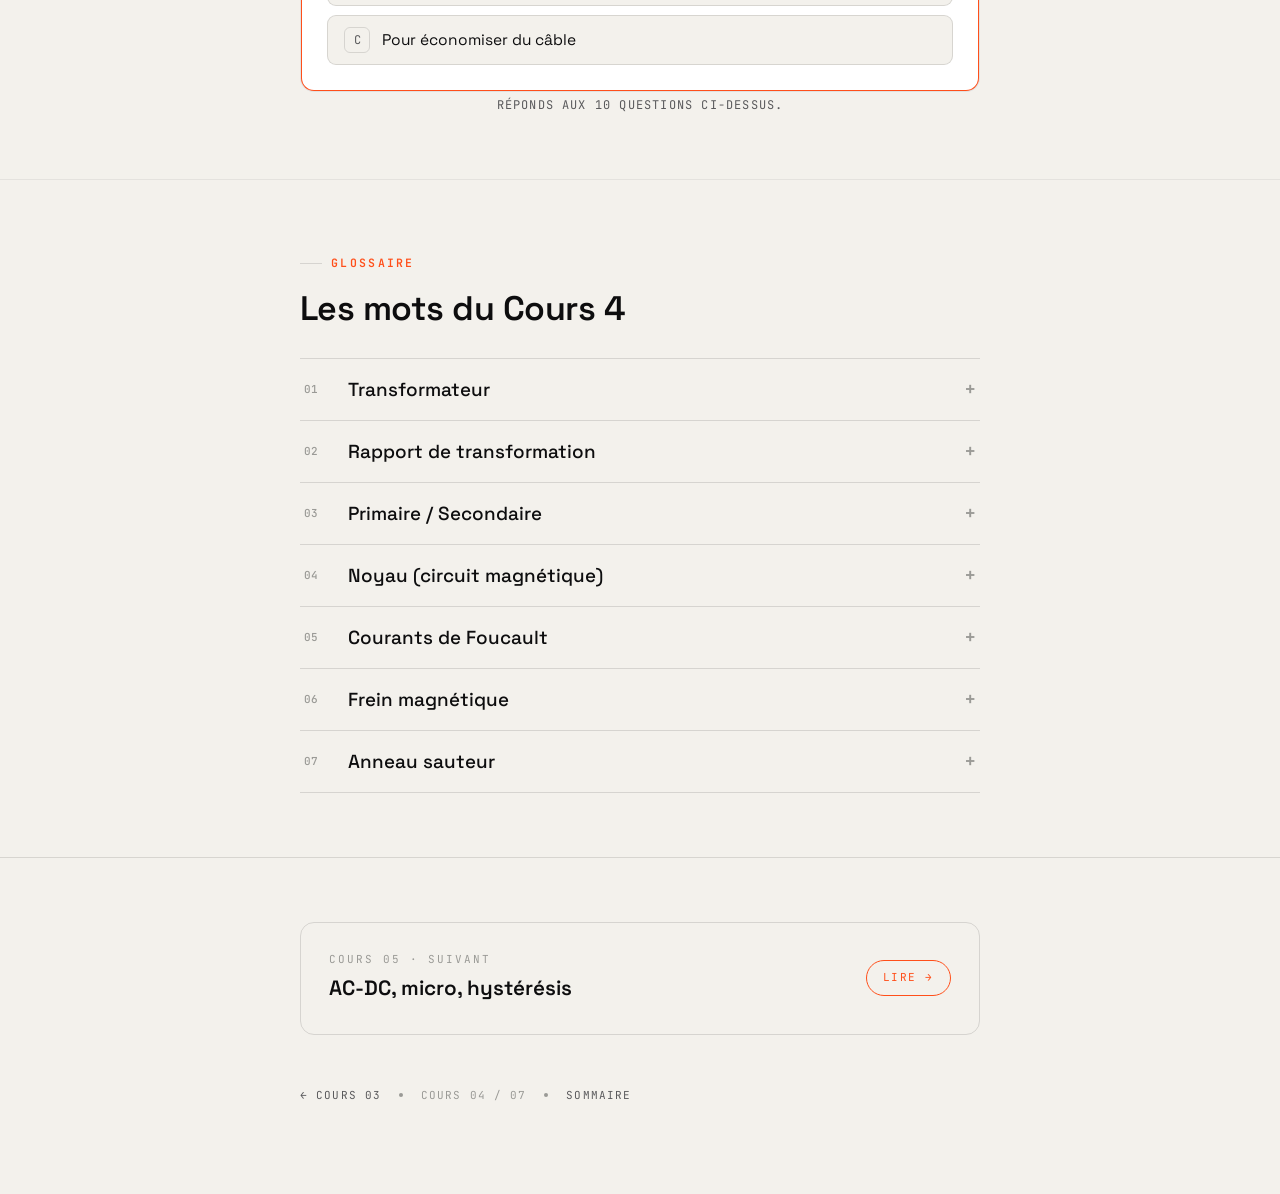
<file: cours-4.html>
<!DOCTYPE html>
<html lang="fr">
<head>
<meta charset="UTF-8">
<meta name="viewport" content="width=device-width, initial-scale=1, viewport-fit=cover">
<title>04 · Transformateur & induction — Magnétisme pour l'image</title>
<meta name="description" content="Cours 4 : le transformateur (rapport de spires) et les forces nées de l'induction — buzz, frein magnétique, anneau sauteur.">
<link rel="preconnect" href="https://fonts.googleapis.com">
<link rel="preconnect" href="https://fonts.gstatic.com" crossorigin>
<link href="https://fonts.googleapis.com/css2?family=Space+Grotesk:wght@400;500;600;700&family=Instrument+Serif:ital@0;1&family=JetBrains+Mono:wght@400;500;600&display=swap" rel="stylesheet">
<link rel="stylesheet" href="css/style.css">
</head>
<body data-page="cours-4">

<div class="progress" id="progress"></div>

<header class="topbar">
  <div class="topbar__in">
    <a class="topbar__brand" href="index.html"><span class="ring-mark"></span> Magnétisme <b>pour l'image</b></a>
    <span class="topbar__cours">Cours 04 / 07</span>
  </div>
</header>

<section class="hero">
  <div class="hero__rings" id="heroRings"></div>
  <div class="wrap">
    <div class="eyebrow"><span class="num">04</span> · Électromagnétisme pour l'image</div>
    <div class="hero__num">04<span class="dot">.</span></div>
    <h1>Transformateur<br>& induction</h1>
    <p class="hero__lead"><em class="lead">Changer la tension sans pièce mobile — et toutes ces forces invisibles qui naissent d'un courant induit.</em></p>
    <div class="hero__meta">
      <span class="chip chip--level"><span class="lvl-dot lvl-dot--orange"></span> Niveau <b>post-bac</b></span>
      <span class="chip"><b>~10 min</b> de lecture</span>
      <span class="chip">2 schémas <b>au doigt</b></span>
      <span class="chip">QCM <b>7 questions</b></span>
    </div>
  </div>
</section>

<section class="section">
  <div class="wrap">
    <div class="callout callout--dark">
      <span class="callout__label">Pourquoi ça te concerne</span>
      <h3>Tes alimentations et le « bzzz » dans le son.</h3>
      <p>Chaque <strong>bloc d'alimentation</strong> (caméra, projecteur, chargeur) contient un transformateur qui adapte la tension. Et ce <strong>ronronnement à 50 Hz</strong> qu'on entend près d'un gros transfo, ou capté dans une prise son mal placée, vient directement de ce cours.</p>
      <ul class="applist">
        <li>Alimentations et chargeurs de matériel.</li>
        <li>Le buzz 50 Hz des transfos, à éviter près des micros.</li>
        <li>Les freins magnétiques (sans contact, sans usure).</li>
      </ul>
    </div>
  </div>
</section>

<!-- §4.1 TRANSFORMATEUR -->
<section class="section">
  <div class="wrap">
    <div class="sec-head">
      <div class="eyebrow"><span class="num">§4.1</span></div>
      <h2>Le transformateur : changer la tension</h2>
    </div>
    <div class="sec-body">
      <p class="lead-line">Deux bobines sur un même noyau de fer : la première crée un flux variable, la seconde le récupère.</p>
      <p>La tension du primaire crée dans le noyau un flux qui varie ; ce flux variable induit une tension dans le secondaire (c'est l'induction du cours 3). Le rapport est fixé par le <strong>nombre de spires</strong> : plus de spires au secondaire = tension plus haute (élévateur), moins de spires = tension plus basse (abaisseur).</p>
      <p>Point clé d'examen : un transformateur ne marche qu'en <strong>alternatif</strong>. En continu, le flux ne varie pas, donc rien n'est induit.</p>
    </div>
    <figure class="figure">
      <div class="figure__head">
        <span class="figure__tag">Schéma A</span>
        <span class="figure__title">Rapport de spires → rapport de tensions</span>
      </div>
      <div class="figure__stage"><canvas id="cvTr"></canvas></div>
      <div class="controls">
        <div class="slider">
          <div class="slider__top"><span>Spires au secondaire</span><b id="trNval">4</b></div>
          <input type="range" id="trN" min="0" max="1" step="0.001" value="0.43">
        </div>
        <div class="slider" style="flex-basis:100%">
          <div class="slider__top" id="trHint" style="text-transform:none;letter-spacing:0;font-size:11.5px"></div>
        </div>
      </div>
      <div class="figure__legend">
        <span class="lg"><span class="sw" style="background:var(--ink)"></span> Primaire (entrée U₁)</span>
        <span class="lg"><span class="sw" style="background:var(--accent)"></span> Secondaire (sortie U₂)</span>
        <span class="lg"><span class="sw" style="background:rgba(13,13,14,.45)"></span> Flux Φ (pointillés, dans le noyau)</span>
      </div>
    </figure>
    <div class="unit" style="margin-top:clamp(22px,5vw,32px)">
      <div class="unit__symbol" style="font-size:clamp(26px,8vw,40px)">U₂/U₁ = N₂/N₁</div>
      <div class="unit__body">
        <h3>La formule, en mots</h3>
        <p>Le rapport des tensions = le rapport du nombre de spires. Et la puissance se conserve (transfo idéal) : si la tension monte, le <strong>courant baisse</strong> d'autant (U₁·I₁ = U₂·I₂).</p>
      </div>
    </div>
  </div>
</section>

<!-- §4.2 FORCES D'INDUCTION -->
<section class="section">
  <div class="wrap">
    <div class="sec-head">
      <div class="eyebrow"><span class="num">§4.2</span></div>
      <h2>Quand le courant induit subit lui-même une force</h2>
    </div>
    <div class="sec-body">
      <p class="lead-line">L'induction crée un courant ; ce courant, plongé dans un champ, subit une force de Laplace. La boucle se referme.</p>
      <p>L'<strong>anneau sauteur</strong> en est l'exemple spectaculaire : sur une bobine alimentée en alternatif, un anneau métallique voit naître en lui un courant induit, qui est aussitôt <strong>repoussé</strong> — l'anneau saute. C'est la « catapulte magnétique ».</p>
      <p>Deux cousins du même phénomène : le <strong>buzz 50 Hz</strong> d'un transfo (le noyau vibre au rythme du secteur), et le <strong>frein magnétique</strong> (les courants de Foucault induits dans une pièce qui bouge s'opposent au mouvement, par la loi de Lenz — un freinage sans contact).</p>
    </div>
    <figure class="figure">
      <div class="figure__head">
        <span class="figure__tag">Schéma B</span>
        <span class="figure__title">L'anneau sauteur</span>
      </div>
      <div class="figure__stage"><canvas id="cvRing"></canvas></div>
      <div class="controls">
        <div class="slider">
          <div class="slider__top"><span>Courant dans la bobine</span><b id="ringIval">moyen</b></div>
          <input type="range" id="ringI" min="0.1" max="1" step="0.01" value="0.6">
        </div>
        <button class="btn btn--accent" id="ringOn" style="flex-basis:100%">Couper le courant</button>
        <div class="slider" style="flex-basis:100%">
          <div class="slider__top" id="ringHint" style="text-transform:none;letter-spacing:0;font-size:11.5px"></div>
        </div>
      </div>
      <div class="figure__legend">
        <span class="lg"><span class="sw" style="background:var(--accent)"></span> Répulsion (force sur l'anneau)</span>
        <span class="lg"><span class="sw" style="background:var(--ink)"></span> Bobine alimentée</span>
      </div>
    </figure>
  </div>
</section>

<section class="section">
  <div class="wrap">
    <div class="callout">
      <span class="callout__label">Sur un plateau</span>
      <h3>Où ça travaille (et où ça gêne)</h3>
      <p>Les <strong>alimentations</strong> de ton matériel transforment le secteur. Méfie-toi du <strong>buzz 50 Hz</strong> : un transfo ou un bloc d'alim trop près d'un micro ou d'un câble audio injecte un ronflement. Quant au <strong>frein magnétique</strong>, on le retrouve sur certaines têtes, montagnes russes et trains — un freinage progressif, sans pièce qui s'use.</p>
    </div>
  </div>
</section>

<section class="section">
  <div class="wrap">
    <div class="sec-head">
      <div class="eyebrow"><span class="num">QCM</span></div>
      <h2>Le QCM du cours — correction immédiate</h2>
    </div>
    <div class="quiz">
      <div class="q" data-correct="1">
        <div class="q__num">Question 01</div>
        <div class="q__text">À quoi sert un transformateur&nbsp;?</div>
        <div class="q__opts">
          <button class="opt"><span class="key">A</span> À stocker de l'électricité</button>
          <button class="opt"><span class="key">B</span> À changer la valeur d'une tension alternative</button>
          <button class="opt"><span class="key">C</span> À transformer le courant en lumière</button>
        </div>
        <div class="q__feedback"><b>Correction</b> Il <strong>modifie la tension</strong> (et le courant en sens inverse), via le rapport de spires.</div>
      </div>
      <div class="q" data-correct="0">
        <div class="q__num">Question 02</div>
        <div class="q__text">Le secondaire a deux fois plus de spires que le primaire. La tension de sortie&nbsp;:</div>
        <div class="q__opts">
          <button class="opt"><span class="key">A</span> Est deux fois plus grande (élévateur)</button>
          <button class="opt"><span class="key">B</span> Est deux fois plus petite</button>
          <button class="opt"><span class="key">C</span> Ne change pas</button>
        </div>
        <div class="q__feedback"><b>Correction</b> U₂/U₁ = N₂/N₁ : deux fois plus de spires → tension <strong>doublée</strong>.</div>
      </div>
      <div class="q" data-correct="2">
        <div class="q__num">Question 03</div>
        <div class="q__text">Un transformateur fonctionne&nbsp;:</div>
        <div class="q__opts">
          <button class="opt"><span class="key">A</span> En courant continu seulement</button>
          <button class="opt"><span class="key">B</span> Avec n'importe quoi</button>
          <button class="opt"><span class="key">C</span> En courant alternatif (il faut un flux qui varie)</button>
        </div>
        <div class="q__feedback"><b>Correction</b> Sans variation de flux, pas d'induction : il faut de l'<strong>alternatif</strong>.</div>
      </div>
      <div class="q" data-correct="1">
        <div class="q__num">Question 04</div>
        <div class="q__text">Dans un transfo idéal, si la tension monte, le courant&nbsp;:</div>
        <div class="q__opts">
          <button class="opt"><span class="key">A</span> Monte aussi</button>
          <button class="opt"><span class="key">B</span> Baisse (la puissance se conserve)</button>
          <button class="opt"><span class="key">C</span> Reste identique</button>
        </div>
        <div class="q__feedback"><b>Correction</b> U₁·I₁ = U₂·I₂ : tension ×2 → courant ÷2.</div>
      </div>
      <div class="q" data-correct="0">
        <div class="q__num">Question 05</div>
        <div class="q__text">L'anneau sauteur saute parce que&nbsp;:</div>
        <div class="q__opts">
          <button class="opt"><span class="key">A</span> Le courant induit en lui est repoussé par la bobine</button>
          <button class="opt"><span class="key">B</span> Il est chauffé et se dilate</button>
          <button class="opt"><span class="key">C</span> Il devient un aimant permanent</button>
        </div>
        <div class="q__feedback"><b>Correction</b> Un courant est induit dans l'anneau ; placé dans le champ, il subit une force de répulsion (Laplace + Lenz).</div>
      </div>
      <div class="q" data-correct="2">
        <div class="q__num">Question 06</div>
        <div class="q__text">Le frein magnétique (courants de Foucault) ralentit un objet&nbsp;:</div>
        <div class="q__opts">
          <button class="opt"><span class="key">A</span> Par frottement mécanique</button>
          <button class="opt"><span class="key">B</span> En le chauffant volontairement</button>
          <button class="opt"><span class="key">C</span> Sans contact : le courant induit s'oppose au mouvement</button>
        </div>
        <div class="q__feedback"><b>Correction</b> Loi de Lenz : les courants induits freinent le mouvement, <strong>sans contact</strong>.</div>
      </div>
      <div class="q" data-correct="1">
        <div class="q__num">Question 07</div>
        <div class="q__text">Le « buzz » à 50 Hz d'un transfo vient&nbsp;:</div>
        <div class="q__opts">
          <button class="opt"><span class="key">A</span> Du ventilateur interne</button>
          <button class="opt"><span class="key">B</span> Des forces qui font vibrer le noyau au rythme du secteur</button>
          <button class="opt"><span class="key">C</span> D'un haut-parleur caché</button>
        </div>
        <div class="q__feedback"><b>Correction</b> Le noyau vibre au rythme du courant alternatif (50 Hz) → ronflement audible.</div>
      </div>
      <div class="quiz-sep"><span class="quiz-sep__tag">Pièges</span> Un cran plus dur — pour valider qu'on a tout relié</div>
      <div class="q q--hard" data-correct="1">
        <div class="q__num">Question 08 · piège</div>
        <div class="q__text">Tu branches un transformateur sur une pile (courant continu). En sortie&nbsp;:</div>
        <div class="q__opts">
          <button class="opt"><span class="key">A</span> Une tension continue plus haute</button>
          <button class="opt"><span class="key">B</span> Presque rien (pas de flux variable)</button>
          <button class="opt"><span class="key">C</span> Du courant alternatif</button>
        </div>
        <div class="q__feedback"><b>Correction</b> Sans variation de flux, rien n'est induit : le transfo a besoin d'<strong>alternatif</strong>.</div>
      </div>
      <div class="q q--hard" data-correct="1">
        <div class="q__num">Question 09 · piège</div>
        <div class="q__text">Un transfo abaisse la tension par 3. Le courant disponible au secondaire (idéal) est&nbsp;:</div>
        <div class="q__opts">
          <button class="opt"><span class="key">A</span> Divisé par 3</button>
          <button class="opt"><span class="key">B</span> Multiplié par 3</button>
          <button class="opt"><span class="key">C</span> Inchangé</button>
        </div>
        <div class="q__feedback"><b>Correction</b> La puissance se conserve : tension ÷3 → courant <strong>×3</strong>.</div>
      </div>
      <div class="q q--hard" data-correct="1">
        <div class="q__num">Question 10 · piège</div>
        <div class="q__text">Pourquoi transporte-t-on l'électricité en très haute tension sur de longues distances&nbsp;?</div>
        <div class="q__opts">
          <button class="opt"><span class="key">A</span> Pour que le courant aille plus vite</button>
          <button class="opt"><span class="key">B</span> Pour baisser le courant et réduire les pertes</button>
          <button class="opt"><span class="key">C</span> Pour économiser du câble</button>
        </div>
        <div class="q__feedback"><b>Correction</b> Tension haute → courant faible → <strong>moins de pertes</strong> par échauffement dans les lignes.</div>
      </div>
    </div>
    <div class="quiz__score" id="quizScore">Réponds aux 10 questions ci-dessus.</div>
  </div>
</section>

<section class="section">
  <div class="wrap">
    <div class="sec-head">
      <div class="eyebrow"><span class="num">Glossaire</span></div>
      <h2>Les mots du Cours 4</h2>
    </div>
    <div class="gloss" id="gloss"></div>
  </div>
</section>

<footer class="footnav">
  <div class="wrap">
    <a class="nextcard nextcard--go" href="cours-5.html">
      <div class="nextcard__l">
        <div class="k">Cours 05 · suivant</div>
        <div class="t">AC-DC, micro, hystérésis</div>
      </div>
      <div class="nextcard__r nextcard__r--go">Lire →</div>
    </a>
    <div class="colophon">
      <span><a href="cours-3.html" style="color:var(--ink-3)">← Cours 03</a></span>
      <span class="dotsep"></span>
      <span>Cours 04 / 07</span>
      <span class="dotsep"></span>
      <span><a href="index.html" style="color:var(--ink-3)">Sommaire</a></span>
    </div>
  </div>
</footer>

<script id="glossData" type="application/json">
[
 ["Transformateur","Deux bobines couplées par un noyau de fer : le primaire (alternatif) crée un flux variable, le secondaire le convertit en tension. Sert à élever ou abaisser une tension sans pièce mobile.","Le cœur d'un bloc d'alimentation."],
 ["Rapport de transformation","Le lien entre tensions et spires : U₂/U₁ = N₂/N₁. Plus de spires au secondaire = tension plus haute.","Comme un engrenage : on échange tension contre courant."],
 ["Primaire / Secondaire","Le primaire est la bobine d'entrée (branchée sur la source) ; le secondaire, la bobine de sortie. Elles ne sont reliées que par le flux magnétique, pas par un fil.","Entrée et sortie d'un même transfo."],
 ["Noyau (circuit magnétique)","La pièce de fer qui canalise le flux d'une bobine à l'autre, pour que presque tout le champ du primaire traverse le secondaire.","Le « tuyau » qui guide le champ entre les deux bobines."],
 ["Courants de Foucault","Des courants induits qui tourbillonnent dans une masse métallique soumise à un champ variable. Ils chauffent et, surtout, freinent.","Ce qui ralentit une plaque qui bouge près d'un aimant."],
 ["Frein magnétique","Un freinage sans contact : les courants de Foucault induits dans une pièce en mouvement s'opposent (par Lenz) à ce mouvement.","Le freinage doux et sans usure de certaines têtes ou trains."],
 ["Anneau sauteur","Un anneau conducteur sur une bobine alternative : le courant induit en lui est repoussé, l'anneau bondit. La « catapulte magnétique ».","La démo qui fait sauter un anneau d'aluminium."]
]
</script>
<script>
(function(){
  var data=JSON.parse(document.getElementById('glossData').textContent);
  var host=document.getElementById('gloss');
  data.forEach(function(d,i){
    var n=(i+1<10?'0':'')+(i+1);
    var div=document.createElement('div');
    div.className='gterm';
    div.innerHTML='<button class="gterm__btn"><span class="gi">'+n+'</span>'+
      '<span class="gt">'+d[0]+'</span><span class="gx">+</span></button>'+
      '<div class="gterm__panel"><div class="gterm__inner"><p>'+d[1]+'</p>'+
      (d[2]?'<p class="ana">'+d[2]+'</p>':'')+'</div></div>';
    host.appendChild(div);
  });
})();
</script>

<script src="js/engine.js"></script>
<script src="js/course-4.js"></script>
<script src="js/ui.js"></script>
<script src="js/site.js"></script>
</body>
</html>
</file>
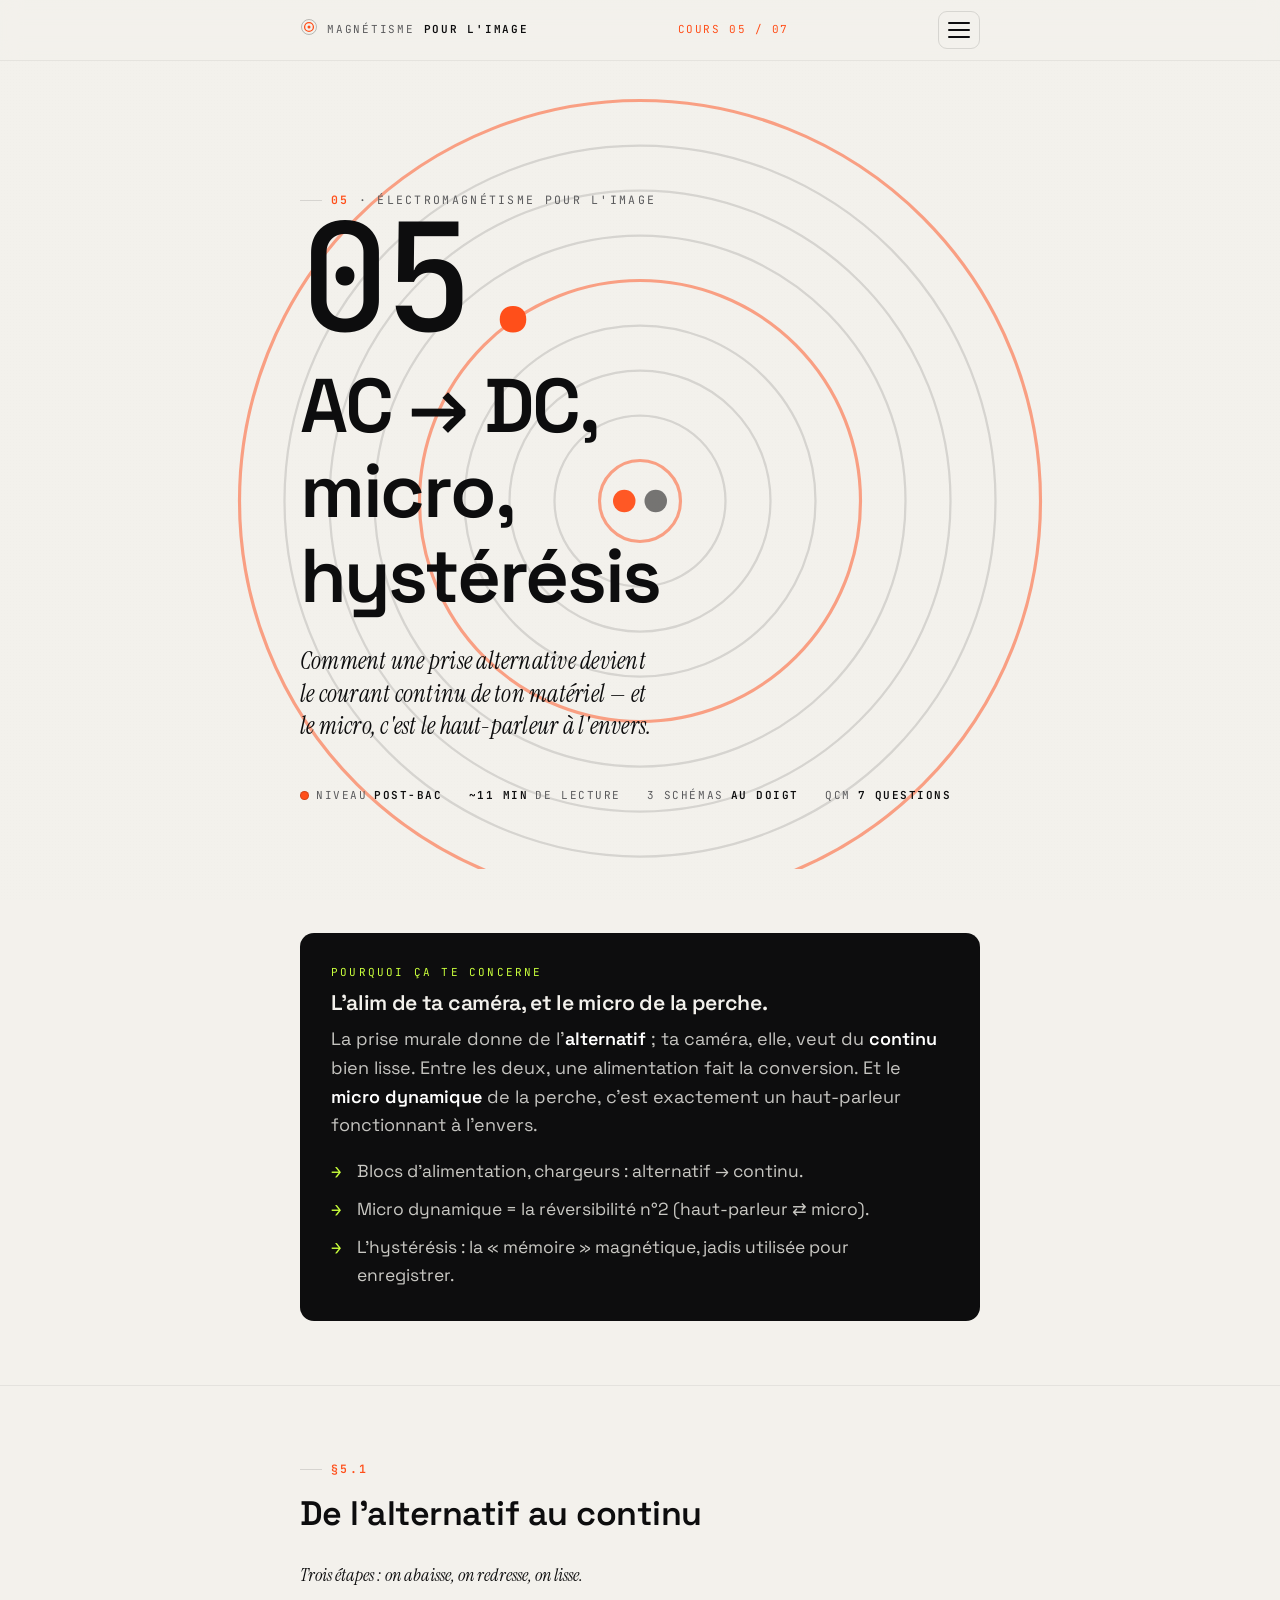
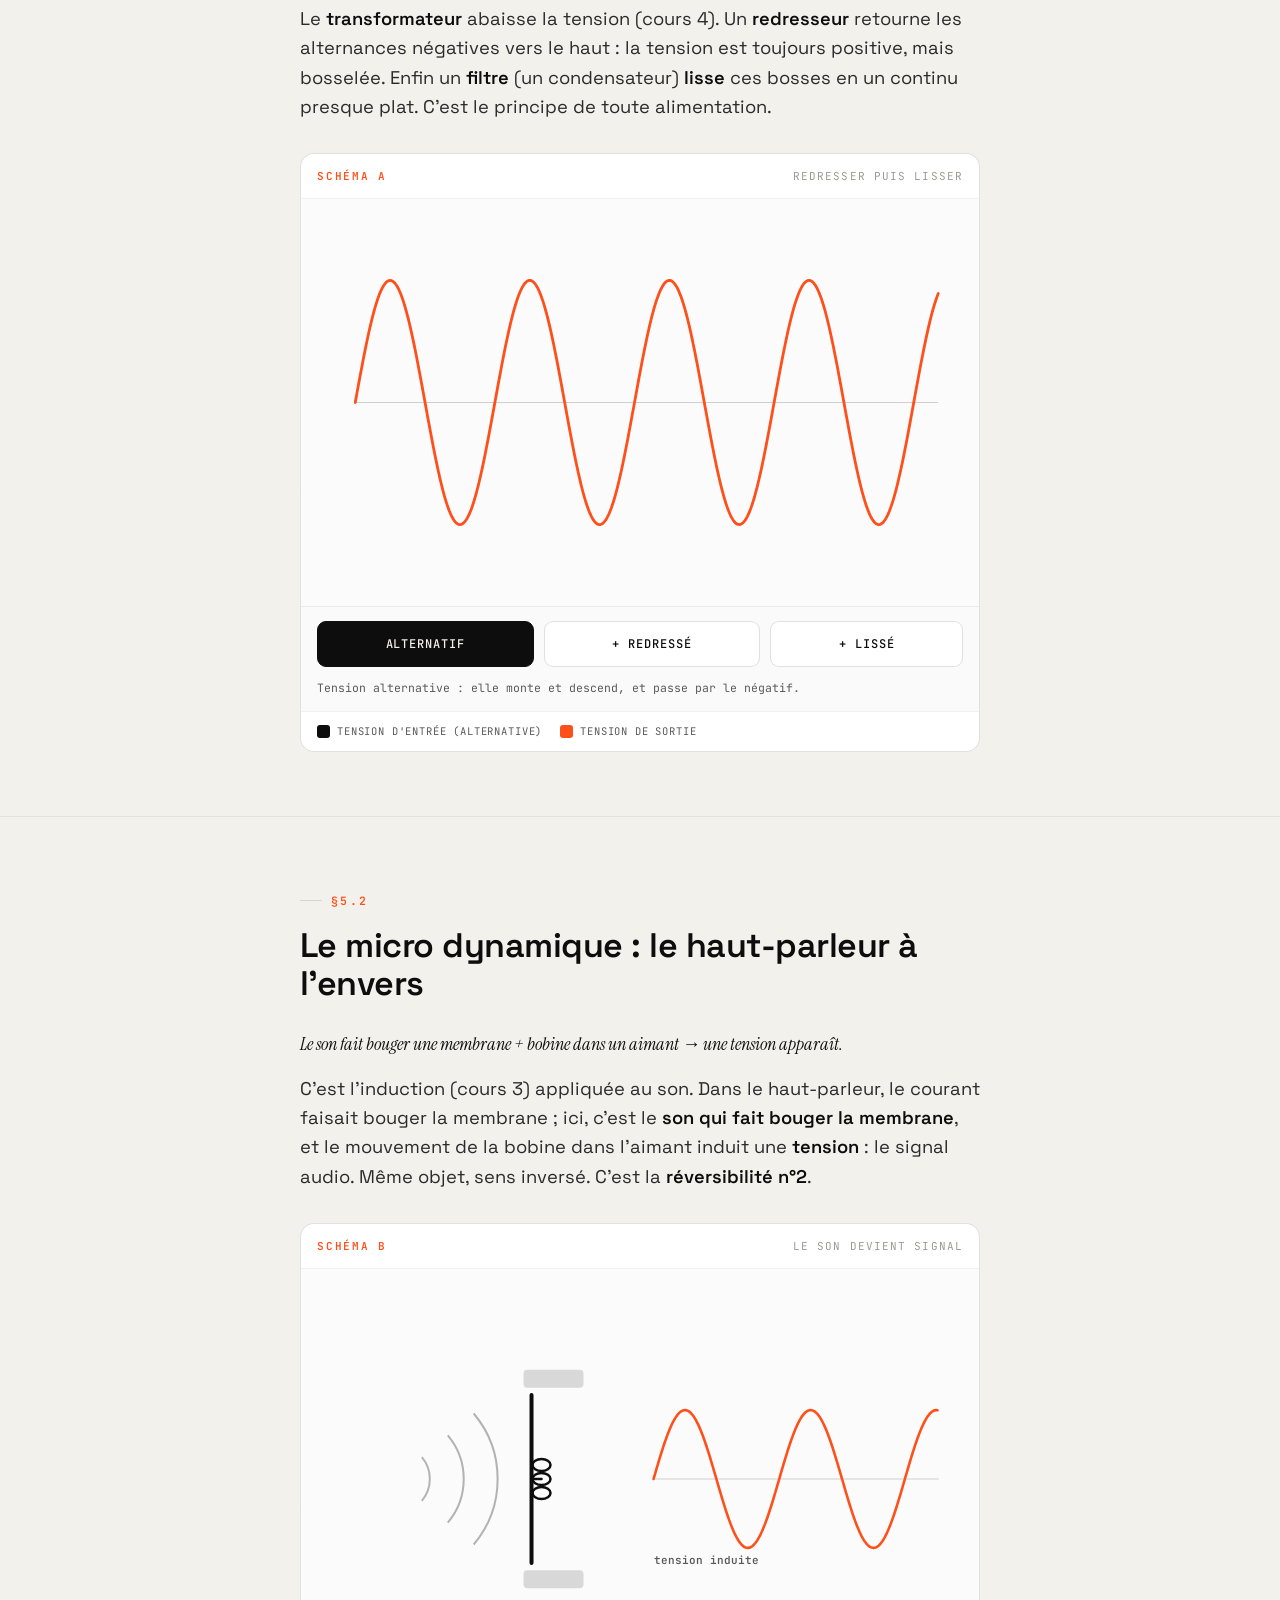
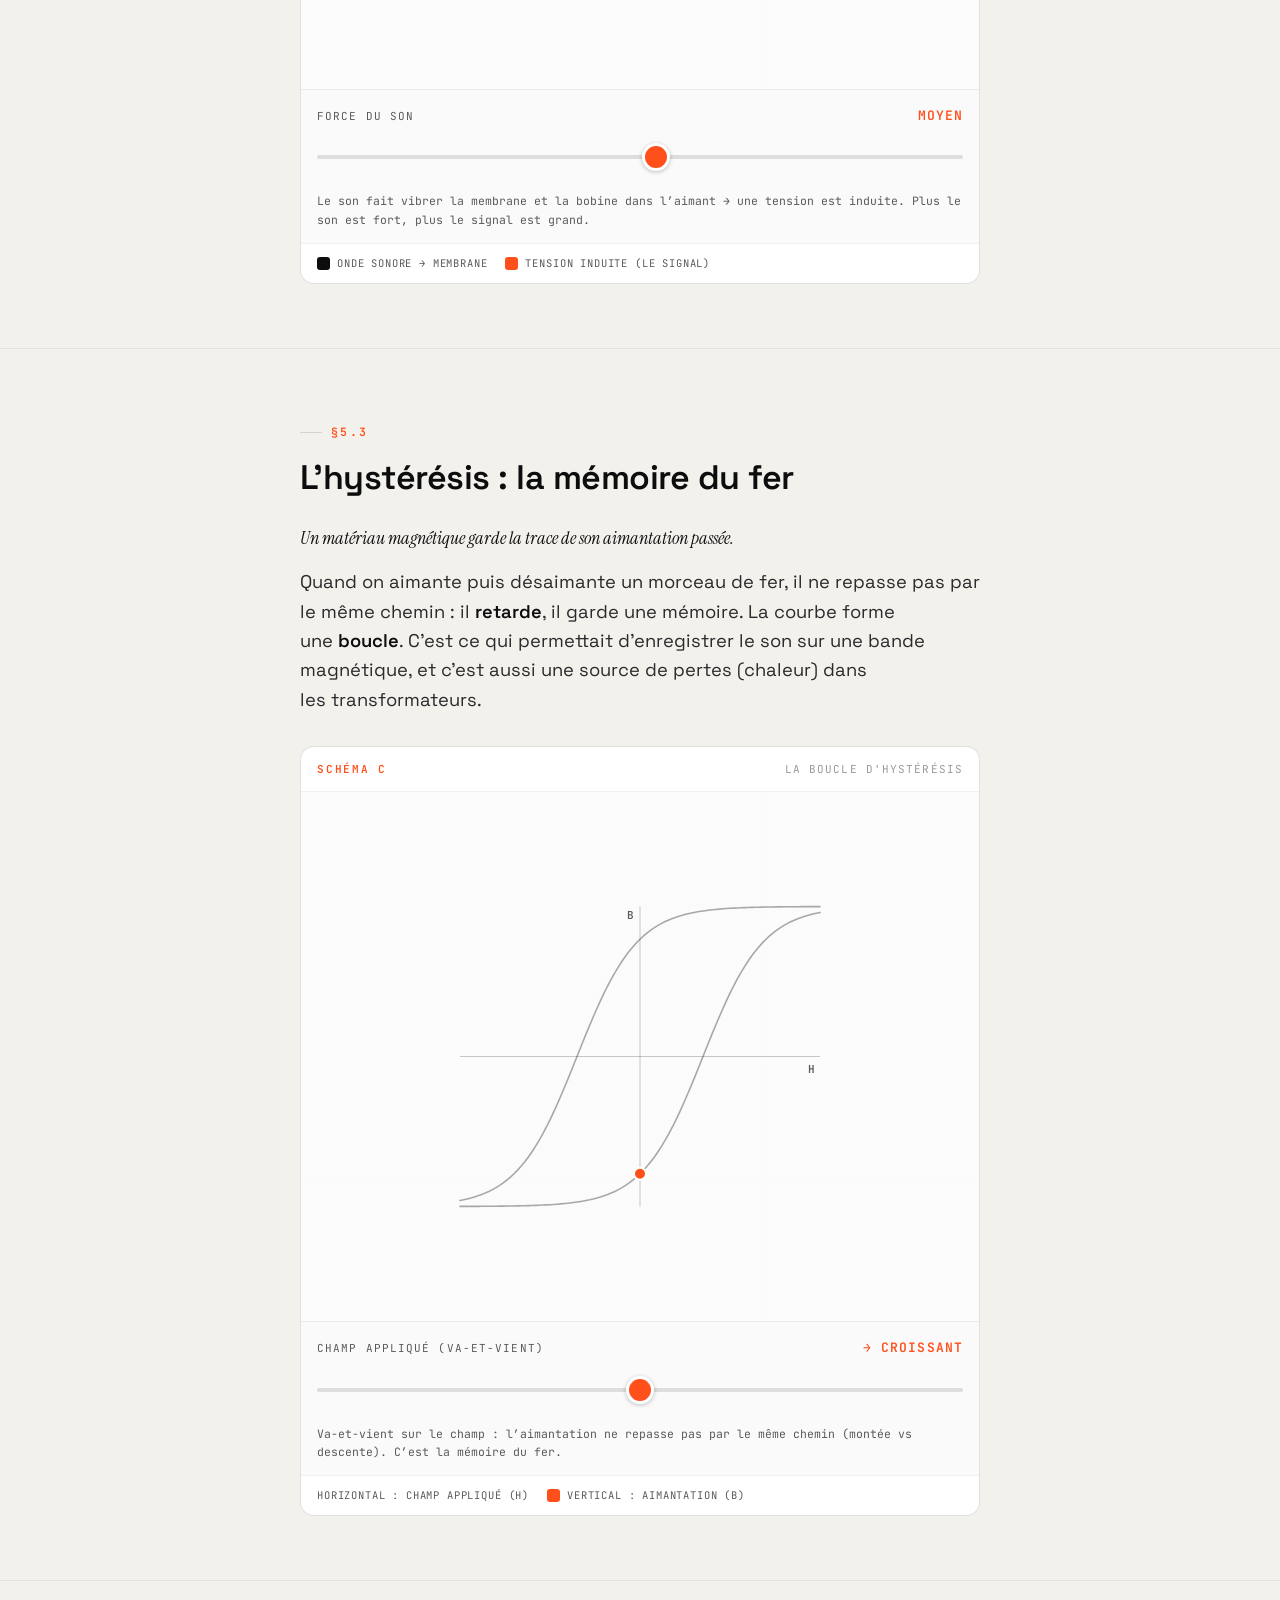
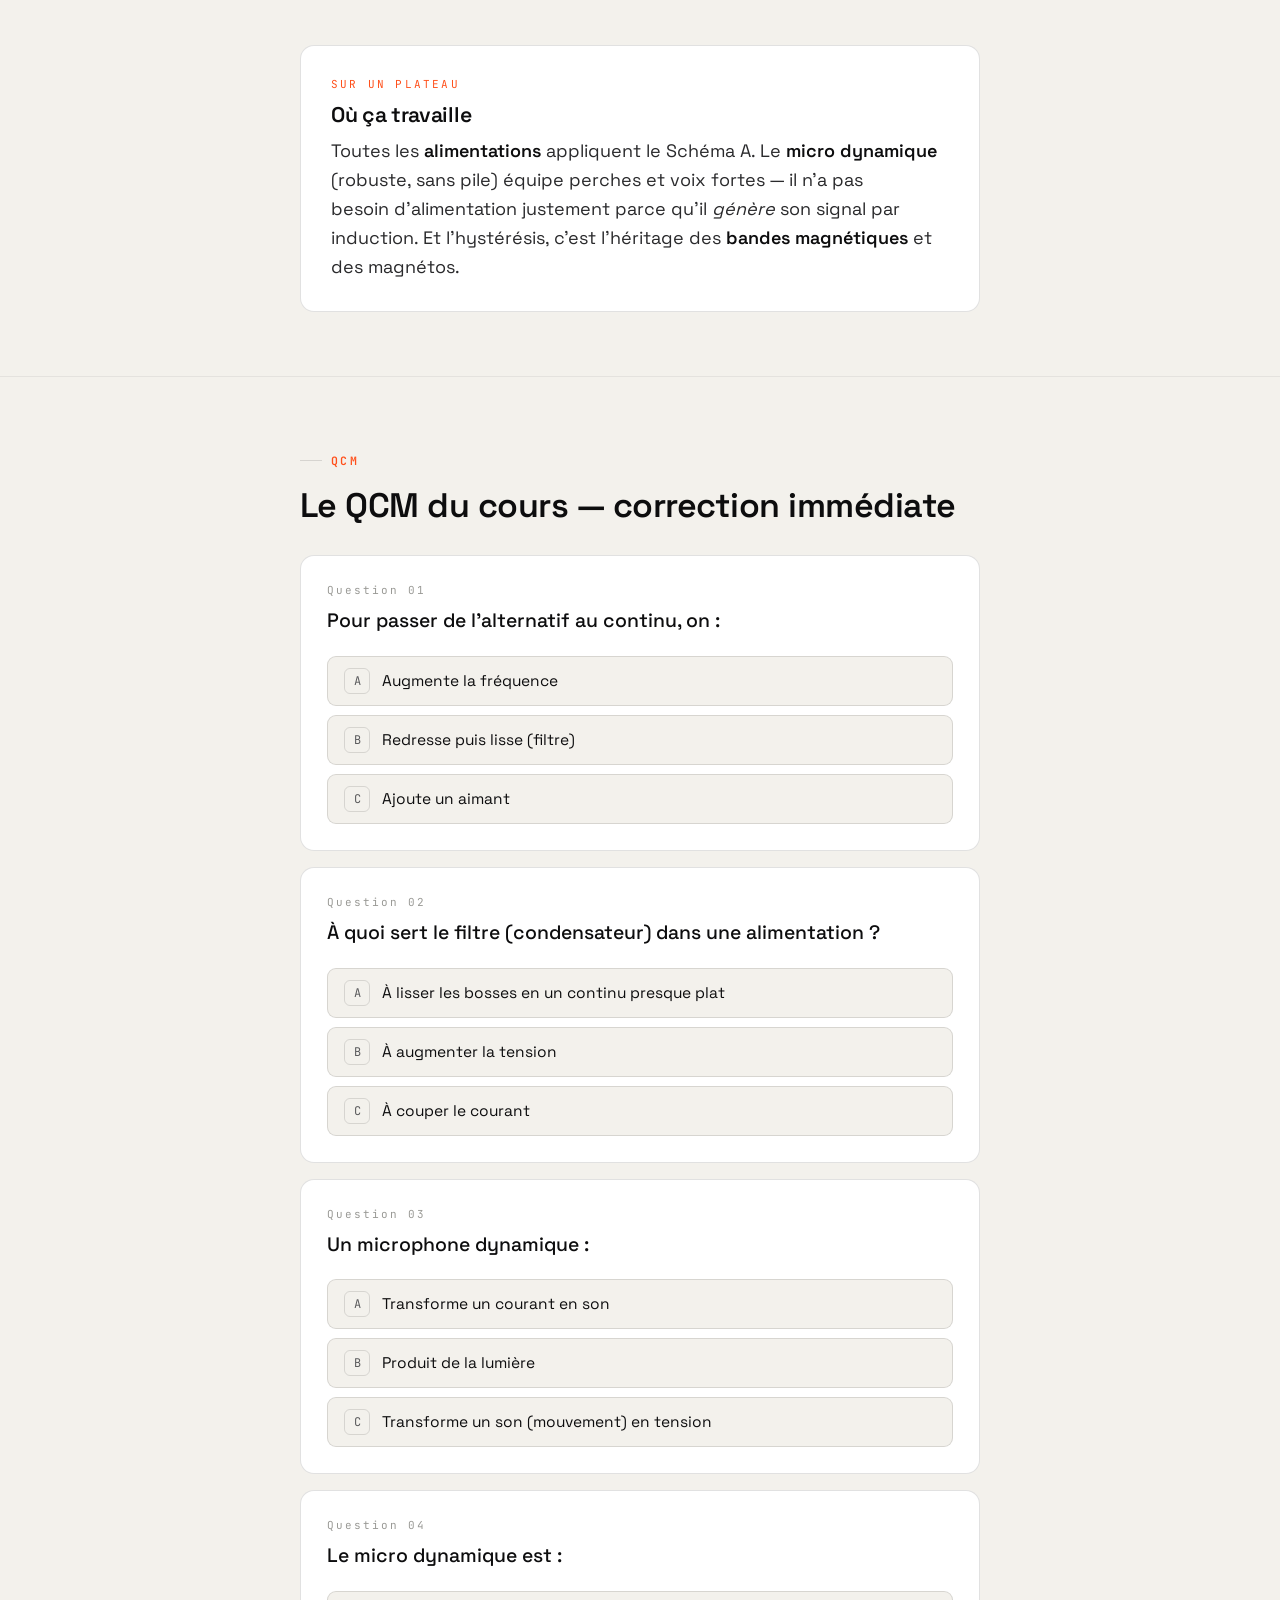
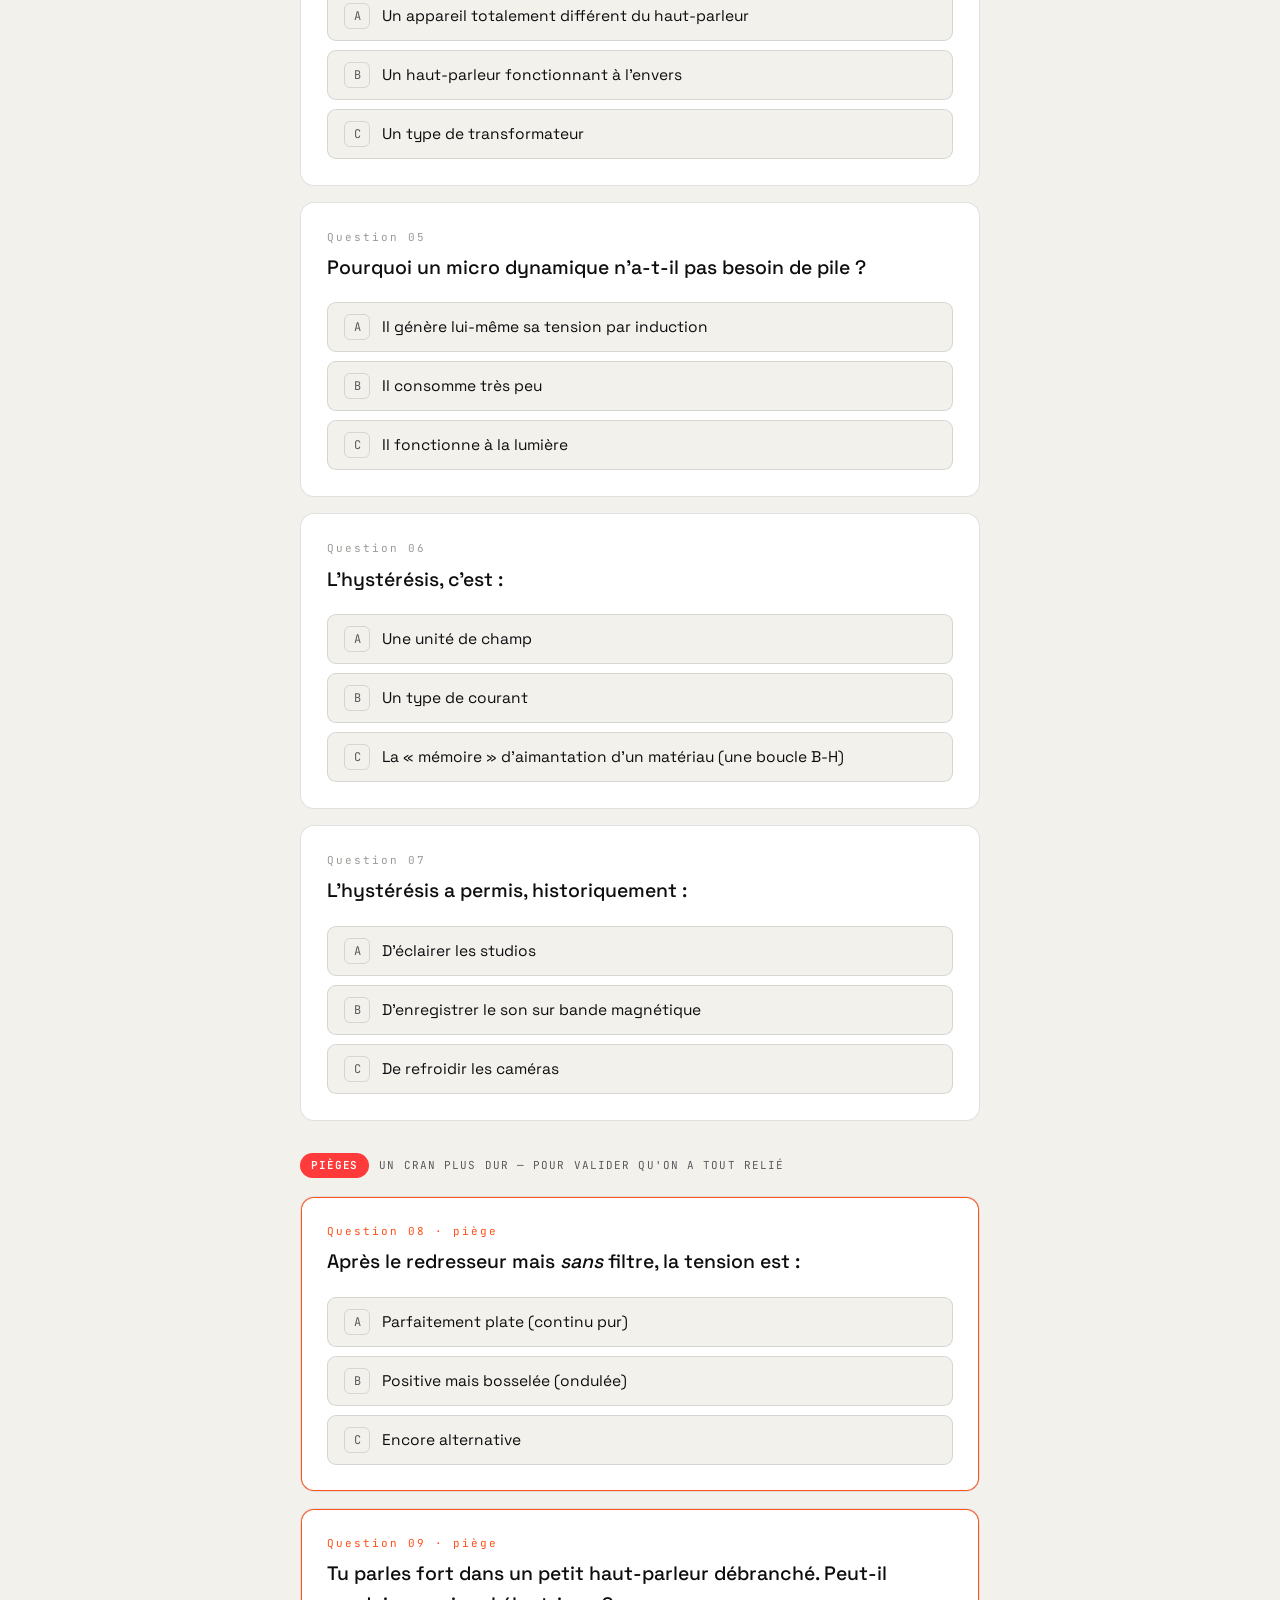
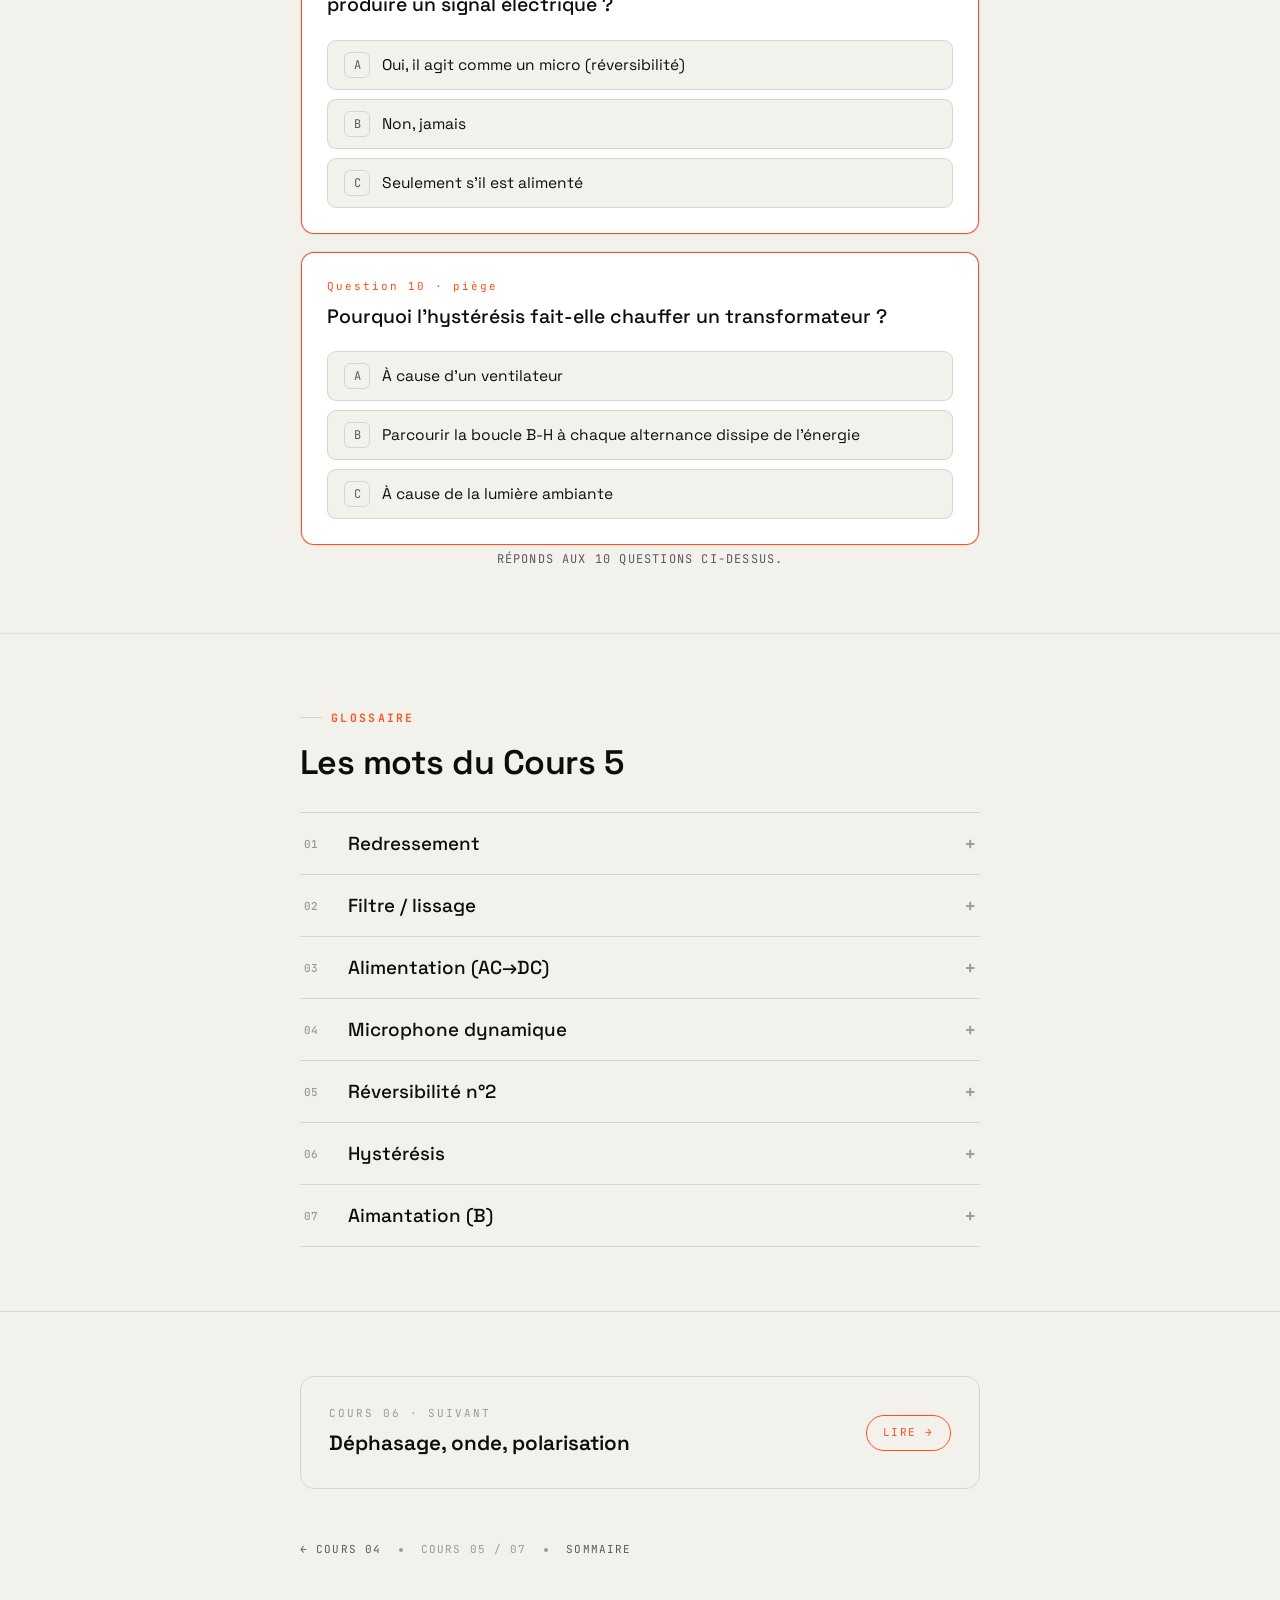
<file: cours-5.html>
<!DOCTYPE html>
<html lang="fr">
<head>
<meta charset="UTF-8">
<meta name="viewport" content="width=device-width, initial-scale=1, viewport-fit=cover">
<title>05 · AC-DC, micro, hystérésis — Magnétisme pour l'image</title>
<meta name="description" content="Cours 5 : transformer l'alternatif en continu, le microphone dynamique et l'hystérésis magnétique.">
<link rel="preconnect" href="https://fonts.googleapis.com">
<link rel="preconnect" href="https://fonts.gstatic.com" crossorigin>
<link href="https://fonts.googleapis.com/css2?family=Space+Grotesk:wght@400;500;600;700&family=Instrument+Serif:ital@0;1&family=JetBrains+Mono:wght@400;500;600&display=swap" rel="stylesheet">
<link rel="stylesheet" href="css/style.css">
</head>
<body data-page="cours-5">

<div class="progress" id="progress"></div>

<header class="topbar">
  <div class="topbar__in">
    <a class="topbar__brand" href="index.html"><span class="ring-mark"></span> Magnétisme <b>pour l'image</b></a>
    <span class="topbar__cours">Cours 05 / 07</span>
  </div>
</header>

<section class="hero">
  <div class="hero__rings" id="heroRings"></div>
  <div class="wrap">
    <div class="eyebrow"><span class="num">05</span> · Électromagnétisme pour l'image</div>
    <div class="hero__num">05<span class="dot">.</span></div>
    <h1>AC → DC,<br>micro,<br>hystérésis</h1>
    <p class="hero__lead"><em class="lead">Comment une prise alternative devient le courant continu de ton matériel — et le micro, c'est le haut-parleur à l'envers.</em></p>
    <div class="hero__meta">
      <span class="chip chip--level"><span class="lvl-dot lvl-dot--orange"></span> Niveau <b>post-bac</b></span>
      <span class="chip"><b>~11 min</b> de lecture</span>
      <span class="chip">3 schémas <b>au doigt</b></span>
      <span class="chip">QCM <b>7 questions</b></span>
    </div>
  </div>
</section>

<section class="section">
  <div class="wrap">
    <div class="callout callout--dark">
      <span class="callout__label">Pourquoi ça te concerne</span>
      <h3>L'alim de ta caméra, et le micro de la perche.</h3>
      <p>La prise murale donne de l'<strong>alternatif</strong> ; ta caméra, elle, veut du <strong>continu</strong> bien lisse. Entre les deux, une alimentation fait la conversion. Et le <strong>micro dynamique</strong> de la perche, c'est exactement un haut-parleur fonctionnant à l'envers.</p>
      <ul class="applist">
        <li>Blocs d'alimentation, chargeurs : alternatif → continu.</li>
        <li>Micro dynamique = la réversibilité n°2 (haut-parleur ⇄ micro).</li>
        <li>L'hystérésis : la « mémoire » magnétique, jadis utilisée pour enregistrer.</li>
      </ul>
    </div>
  </div>
</section>

<!-- §5.1 AC -> DC -->
<section class="section">
  <div class="wrap">
    <div class="sec-head">
      <div class="eyebrow"><span class="num">§5.1</span></div>
      <h2>De l'alternatif au continu</h2>
    </div>
    <div class="sec-body">
      <p class="lead-line">Trois étapes : on abaisse, on redresse, on lisse.</p>
      <p>Le <strong>transformateur</strong> abaisse la tension (cours 4). Un <strong>redresseur</strong> retourne les alternances négatives vers le haut : la tension est toujours positive, mais bosselée. Enfin un <strong>filtre</strong> (un condensateur) <strong>lisse</strong> ces bosses en un continu presque plat. C'est le principe de toute alimentation.</p>
    </div>
    <figure class="figure">
      <div class="figure__head">
        <span class="figure__tag">Schéma A</span>
        <span class="figure__title">Redresser puis lisser</span>
      </div>
      <div class="figure__stage"><canvas id="cvRect"></canvas></div>
      <div class="controls">
        <button class="btn" id="rectAC">Alternatif</button>
        <button class="btn" id="rectRed">+ Redressé</button>
        <button class="btn btn--accent" id="rectFilt">+ Lissé</button>
        <div class="slider" style="flex-basis:100%">
          <div class="slider__top" id="rectHint" style="text-transform:none;letter-spacing:0;font-size:11.5px"></div>
        </div>
      </div>
      <div class="figure__legend">
        <span class="lg"><span class="sw" style="background:var(--ink)"></span> Tension d'entrée (alternative)</span>
        <span class="lg"><span class="sw" style="background:var(--accent)"></span> Tension de sortie</span>
      </div>
    </figure>
  </div>
</section>

<!-- §5.2 MICRO -->
<section class="section">
  <div class="wrap">
    <div class="sec-head">
      <div class="eyebrow"><span class="num">§5.2</span></div>
      <h2>Le micro dynamique : le haut-parleur à l'envers</h2>
    </div>
    <div class="sec-body">
      <p class="lead-line">Le son fait bouger une membrane + bobine dans un aimant → une tension apparaît.</p>
      <p>C'est l'induction (cours 3) appliquée au son. Dans le haut-parleur, le courant faisait bouger la membrane ; ici, c'est le <strong>son qui fait bouger la membrane</strong>, et le mouvement de la bobine dans l'aimant induit une <strong>tension</strong> : le signal audio. Même objet, sens inversé. C'est la <strong>réversibilité n°2</strong>.</p>
    </div>
    <figure class="figure">
      <div class="figure__head">
        <span class="figure__tag">Schéma B</span>
        <span class="figure__title">Le son devient signal</span>
      </div>
      <div class="figure__stage"><canvas id="cvMic"></canvas></div>
      <div class="controls">
        <div class="slider">
          <div class="slider__top"><span>Force du son</span><b id="micVval">moyen</b></div>
          <input type="range" id="micV" min="0.05" max="1" step="0.01" value="0.55">
        </div>
        <div class="slider" style="flex-basis:100%">
          <div class="slider__top" id="micHint" style="text-transform:none;letter-spacing:0;font-size:11.5px"></div>
        </div>
      </div>
      <div class="figure__legend">
        <span class="lg"><span class="sw" style="background:var(--ink)"></span> Onde sonore → membrane</span>
        <span class="lg"><span class="sw" style="background:var(--accent)"></span> Tension induite (le signal)</span>
      </div>
    </figure>
  </div>
</section>

<!-- §5.3 HYSTERESIS -->
<section class="section">
  <div class="wrap">
    <div class="sec-head">
      <div class="eyebrow"><span class="num">§5.3</span></div>
      <h2>L'hystérésis : la mémoire du fer</h2>
    </div>
    <div class="sec-body">
      <p class="lead-line">Un matériau magnétique garde la trace de son aimantation passée.</p>
      <p>Quand on aimante puis désaimante un morceau de fer, il ne repasse pas par le même chemin : il <strong>retarde</strong>, il garde une mémoire. La courbe forme une <strong>boucle</strong>. C'est ce qui permettait d'enregistrer le son sur une bande magnétique, et c'est aussi une source de pertes (chaleur) dans les transformateurs.</p>
    </div>
    <figure class="figure">
      <div class="figure__head">
        <span class="figure__tag">Schéma C</span>
        <span class="figure__title">La boucle d'hystérésis</span>
      </div>
      <div class="figure__stage"><canvas id="cvHyst"></canvas></div>
      <div class="controls">
        <div class="slider">
          <div class="slider__top"><span>Champ appliqué (va-et-vient)</span><b id="hystVal">—</b></div>
          <input type="range" id="hystH" min="0" max="1" step="0.001" value="0.5">
        </div>
        <div class="slider" style="flex-basis:100%">
          <div class="slider__top" id="hystHint" style="text-transform:none;letter-spacing:0;font-size:11.5px"></div>
        </div>
      </div>
      <div class="figure__legend">
        <span class="lg">Horizontal : champ appliqué (H)</span>
        <span class="lg"><span class="sw" style="background:var(--accent)"></span> Vertical : aimantation (B)</span>
      </div>
    </figure>
  </div>
</section>

<section class="section">
  <div class="wrap">
    <div class="callout">
      <span class="callout__label">Sur un plateau</span>
      <h3>Où ça travaille</h3>
      <p>Toutes les <strong>alimentations</strong> appliquent le Schéma A. Le <strong>micro dynamique</strong> (robuste, sans pile) équipe perches et voix fortes — il n'a pas besoin d'alimentation justement parce qu'il <em>génère</em> son signal par induction. Et l'hystérésis, c'est l'héritage des <strong>bandes magnétiques</strong> et des magnétos.</p>
    </div>
  </div>
</section>

<section class="section">
  <div class="wrap">
    <div class="sec-head">
      <div class="eyebrow"><span class="num">QCM</span></div>
      <h2>Le QCM du cours — correction immédiate</h2>
    </div>
    <div class="quiz">
      <div class="q" data-correct="1">
        <div class="q__num">Question 01</div>
        <div class="q__text">Pour passer de l'alternatif au continu, on&nbsp;:</div>
        <div class="q__opts">
          <button class="opt"><span class="key">A</span> Augmente la fréquence</button>
          <button class="opt"><span class="key">B</span> Redresse puis lisse (filtre)</button>
          <button class="opt"><span class="key">C</span> Ajoute un aimant</button>
        </div>
        <div class="q__feedback"><b>Correction</b> On <strong>redresse</strong> (tout devient positif) puis on <strong>lisse</strong> avec un filtre (condensateur).</div>
      </div>
      <div class="q" data-correct="0">
        <div class="q__num">Question 02</div>
        <div class="q__text">À quoi sert le filtre (condensateur) dans une alimentation&nbsp;?</div>
        <div class="q__opts">
          <button class="opt"><span class="key">A</span> À lisser les bosses en un continu presque plat</button>
          <button class="opt"><span class="key">B</span> À augmenter la tension</button>
          <button class="opt"><span class="key">C</span> À couper le courant</button>
        </div>
        <div class="q__feedback"><b>Correction</b> Le filtre <strong>lisse</strong> la tension redressée pour obtenir du continu propre.</div>
      </div>
      <div class="q" data-correct="2">
        <div class="q__num">Question 03</div>
        <div class="q__text">Un microphone dynamique&nbsp;:</div>
        <div class="q__opts">
          <button class="opt"><span class="key">A</span> Transforme un courant en son</button>
          <button class="opt"><span class="key">B</span> Produit de la lumière</button>
          <button class="opt"><span class="key">C</span> Transforme un son (mouvement) en tension</button>
        </div>
        <div class="q__feedback"><b>Correction</b> Entrée = son (mouvement), sortie = tension : c'est l'<strong>induction</strong> (phrase 2).</div>
      </div>
      <div class="q" data-correct="1">
        <div class="q__num">Question 04</div>
        <div class="q__text">Le micro dynamique est&nbsp;:</div>
        <div class="q__opts">
          <button class="opt"><span class="key">A</span> Un appareil totalement différent du haut-parleur</button>
          <button class="opt"><span class="key">B</span> Un haut-parleur fonctionnant à l'envers</button>
          <button class="opt"><span class="key">C</span> Un type de transformateur</button>
        </div>
        <div class="q__feedback"><b>Correction</b> Même objet, sens inversé : la <strong>réversibilité n°2</strong> (haut-parleur ⇄ micro).</div>
      </div>
      <div class="q" data-correct="0">
        <div class="q__num">Question 05</div>
        <div class="q__text">Pourquoi un micro dynamique n'a-t-il pas besoin de pile&nbsp;?</div>
        <div class="q__opts">
          <button class="opt"><span class="key">A</span> Il génère lui-même sa tension par induction</button>
          <button class="opt"><span class="key">B</span> Il consomme très peu</button>
          <button class="opt"><span class="key">C</span> Il fonctionne à la lumière</button>
        </div>
        <div class="q__feedback"><b>Correction</b> Le mouvement de la membrane <strong>produit</strong> le signal : pas besoin d'alimentation.</div>
      </div>
      <div class="q" data-correct="2">
        <div class="q__num">Question 06</div>
        <div class="q__text">L'hystérésis, c'est&nbsp;:</div>
        <div class="q__opts">
          <button class="opt"><span class="key">A</span> Une unité de champ</button>
          <button class="opt"><span class="key">B</span> Un type de courant</button>
          <button class="opt"><span class="key">C</span> La « mémoire » d'aimantation d'un matériau (une boucle B-H)</button>
        </div>
        <div class="q__feedback"><b>Correction</b> Le matériau garde la trace de son aimantation : la courbe forme une <strong>boucle</strong>.</div>
      </div>
      <div class="q" data-correct="1">
        <div class="q__num">Question 07</div>
        <div class="q__text">L'hystérésis a permis, historiquement&nbsp;:</div>
        <div class="q__opts">
          <button class="opt"><span class="key">A</span> D'éclairer les studios</button>
          <button class="opt"><span class="key">B</span> D'enregistrer le son sur bande magnétique</button>
          <button class="opt"><span class="key">C</span> De refroidir les caméras</button>
        </div>
        <div class="q__feedback"><b>Correction</b> La mémoire magnétique = l'enregistrement sur <strong>bande</strong> (et une source de pertes dans les transfos).</div>
      </div>
      <div class="quiz-sep"><span class="quiz-sep__tag">Pièges</span> Un cran plus dur — pour valider qu'on a tout relié</div>
      <div class="q q--hard" data-correct="1">
        <div class="q__num">Question 08 · piège</div>
        <div class="q__text">Après le redresseur mais <em>sans</em> filtre, la tension est&nbsp;:</div>
        <div class="q__opts">
          <button class="opt"><span class="key">A</span> Parfaitement plate (continu pur)</button>
          <button class="opt"><span class="key">B</span> Positive mais bosselée (ondulée)</button>
          <button class="opt"><span class="key">C</span> Encore alternative</button>
        </div>
        <div class="q__feedback"><b>Correction</b> Le redresseur rend tout positif ; c'est le <strong>filtre</strong> qui aplatit ensuite.</div>
      </div>
      <div class="q q--hard" data-correct="0">
        <div class="q__num">Question 09 · piège</div>
        <div class="q__text">Tu parles fort dans un petit haut-parleur débranché. Peut-il produire un signal électrique&nbsp;?</div>
        <div class="q__opts">
          <button class="opt"><span class="key">A</span> Oui, il agit comme un micro (réversibilité)</button>
          <button class="opt"><span class="key">B</span> Non, jamais</button>
          <button class="opt"><span class="key">C</span> Seulement s'il est alimenté</button>
        </div>
        <div class="q__feedback"><b>Correction</b> HP ⇄ micro : le mouvement de la membrane <strong>induit une tension</strong>.</div>
      </div>
      <div class="q q--hard" data-correct="1">
        <div class="q__num">Question 10 · piège</div>
        <div class="q__text">Pourquoi l'hystérésis fait-elle chauffer un transformateur&nbsp;?</div>
        <div class="q__opts">
          <button class="opt"><span class="key">A</span> À cause d'un ventilateur</button>
          <button class="opt"><span class="key">B</span> Parcourir la boucle B-H à chaque alternance dissipe de l'énergie</button>
          <button class="opt"><span class="key">C</span> À cause de la lumière ambiante</button>
        </div>
        <div class="q__feedback"><b>Correction</b> Chaque cycle d'aimantation/désaimantation <strong>perd un peu d'énergie</strong> en chaleur.</div>
      </div>
    </div>
    <div class="quiz__score" id="quizScore">Réponds aux 10 questions ci-dessus.</div>
  </div>
</section>

<section class="section">
  <div class="wrap">
    <div class="sec-head">
      <div class="eyebrow"><span class="num">Glossaire</span></div>
      <h2>Les mots du Cours 5</h2>
    </div>
    <div class="gloss" id="gloss"></div>
  </div>
</section>

<footer class="footnav">
  <div class="wrap">
    <a class="nextcard nextcard--go" href="cours-6.html">
      <div class="nextcard__l">
        <div class="k">Cours 06 · suivant</div>
        <div class="t">Déphasage, onde, polarisation</div>
      </div>
      <div class="nextcard__r nextcard__r--go">Lire →</div>
    </a>
    <div class="colophon">
      <span><a href="cours-4.html" style="color:var(--ink-3)">← Cours 04</a></span>
      <span class="dotsep"></span>
      <span>Cours 05 / 07</span>
      <span class="dotsep"></span>
      <span><a href="index.html" style="color:var(--ink-3)">Sommaire</a></span>
    </div>
  </div>
</footer>

<script id="glossData" type="application/json">
[
 ["Redressement","L'étape qui rend une tension alternative toujours positive (elle « retourne » les alternances négatives vers le haut). C'est la première moitié d'une conversion AC→DC.","La tension devient bosselée mais ne descend plus sous zéro."],
 ["Filtre / lissage","Un condensateur qui aplatit les bosses de la tension redressée pour obtenir un continu presque plat.","Le « tampon » qui remplit les creux entre les bosses."],
 ["Alimentation (AC→DC)","L'ensemble transformateur + redresseur + filtre qui convertit le secteur alternatif en continu propre, utilisable par un appareil.","Le bloc noir au bout du câble de ta caméra."],
 ["Microphone dynamique","Une membrane solidaire d'une bobine, dans un aimant : le son la fait bouger, l'induction crée une tension. C'est le haut-parleur à l'envers.","Le micro robuste de la perche, sans pile."],
 ["Réversibilité n°2","Haut-parleur ⇄ microphone : courant→mouvement (HP) ou mouvement→courant (micro). Le pendant sonore de moteur ⇄ générateur.","Un même principe, deux sens de lecture."],
 ["Hystérésis","La « mémoire » magnétique d'un matériau : son aimantation retarde sur le champ appliqué, et la courbe B(H) forme une boucle.","Comme un ressort fatigué qui ne revient pas exactement à sa forme."],
 ["Aimantation (B)","L'état magnétique pris par un matériau soumis à un champ. Dans un ferromagnétique, elle peut subsister même champ coupé (aimant permanent).","Ce que « garde » le fer après être passé près d'un aimant."]
]
</script>
<script>
(function(){
  var data=JSON.parse(document.getElementById('glossData').textContent);
  var host=document.getElementById('gloss');
  data.forEach(function(d,i){
    var n=(i+1<10?'0':'')+(i+1);
    var div=document.createElement('div');
    div.className='gterm';
    div.innerHTML='<button class="gterm__btn"><span class="gi">'+n+'</span>'+
      '<span class="gt">'+d[0]+'</span><span class="gx">+</span></button>'+
      '<div class="gterm__panel"><div class="gterm__inner"><p>'+d[1]+'</p>'+
      (d[2]?'<p class="ana">'+d[2]+'</p>':'')+'</div></div>';
    host.appendChild(div);
  });
})();
</script>

<script src="js/engine.js"></script>
<script src="js/course-5.js"></script>
<script src="js/ui.js"></script>
<script src="js/site.js"></script>
</body>
</html>
</file>
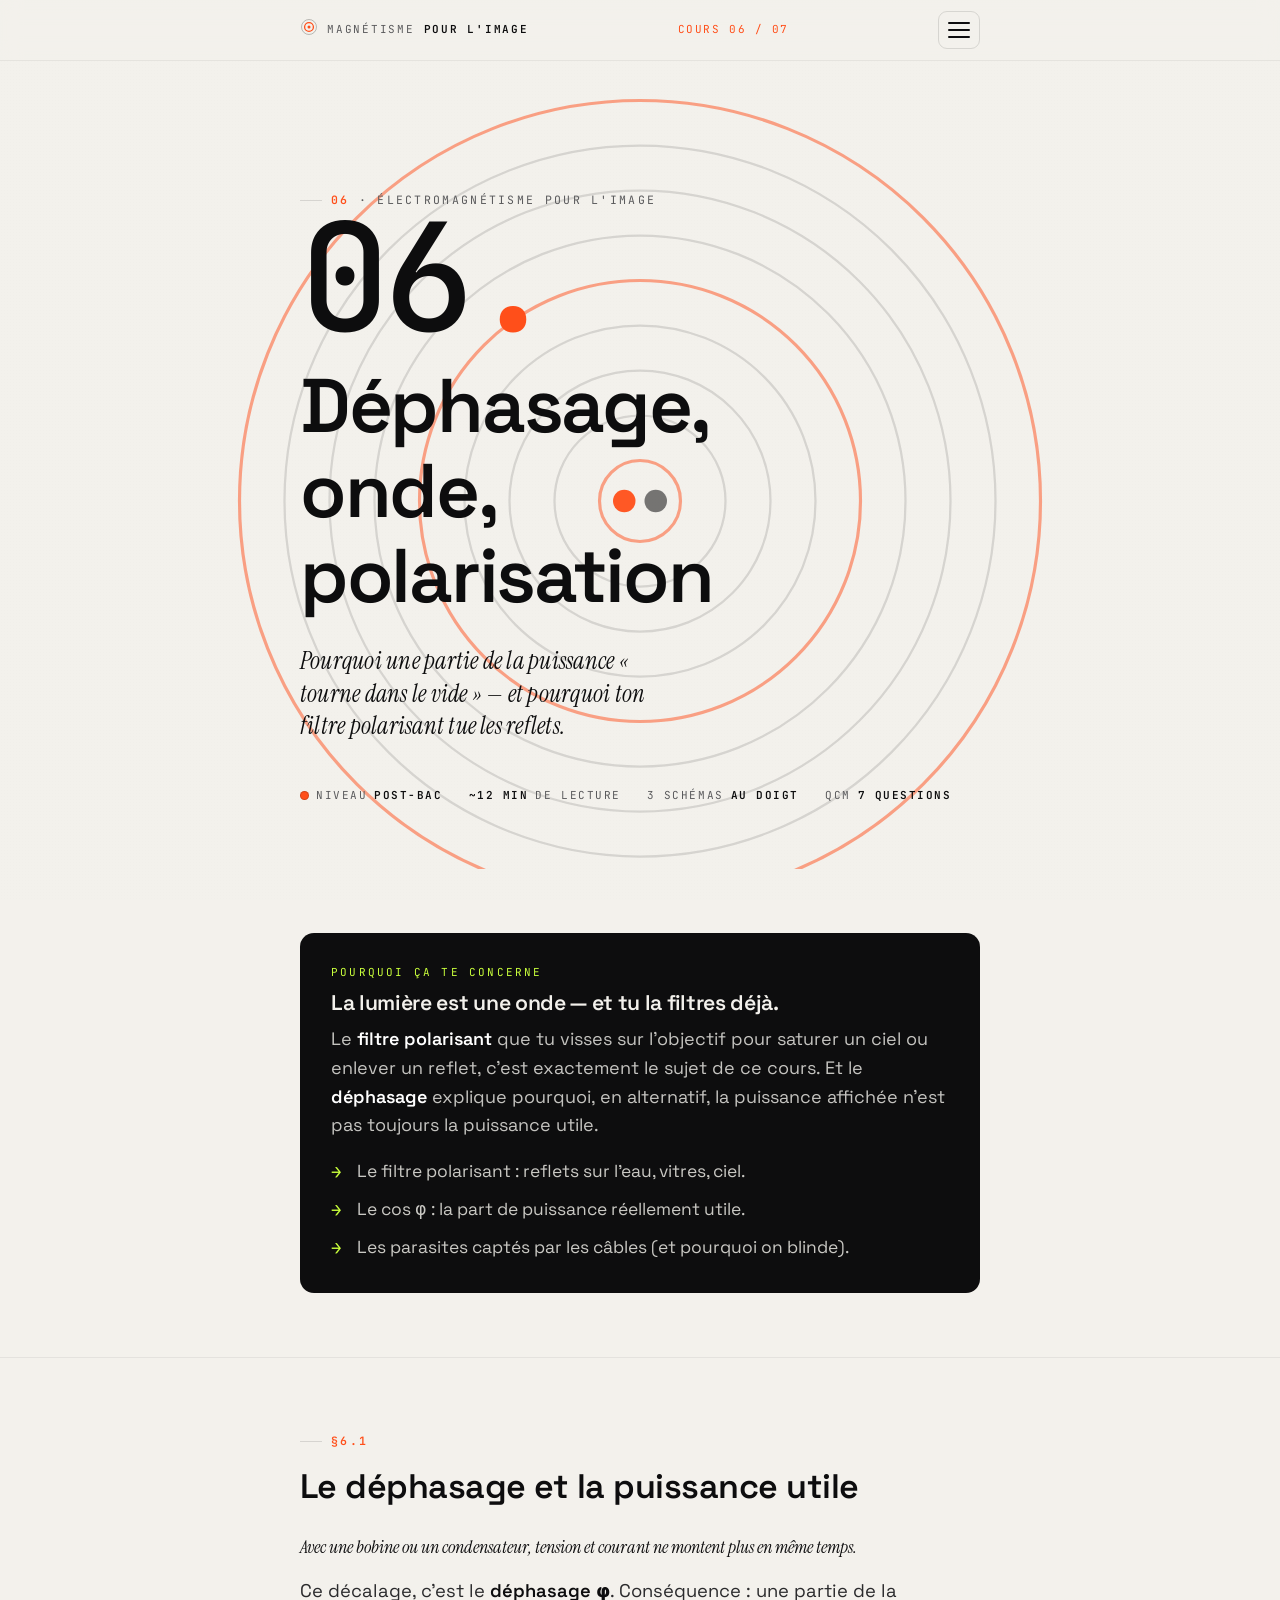
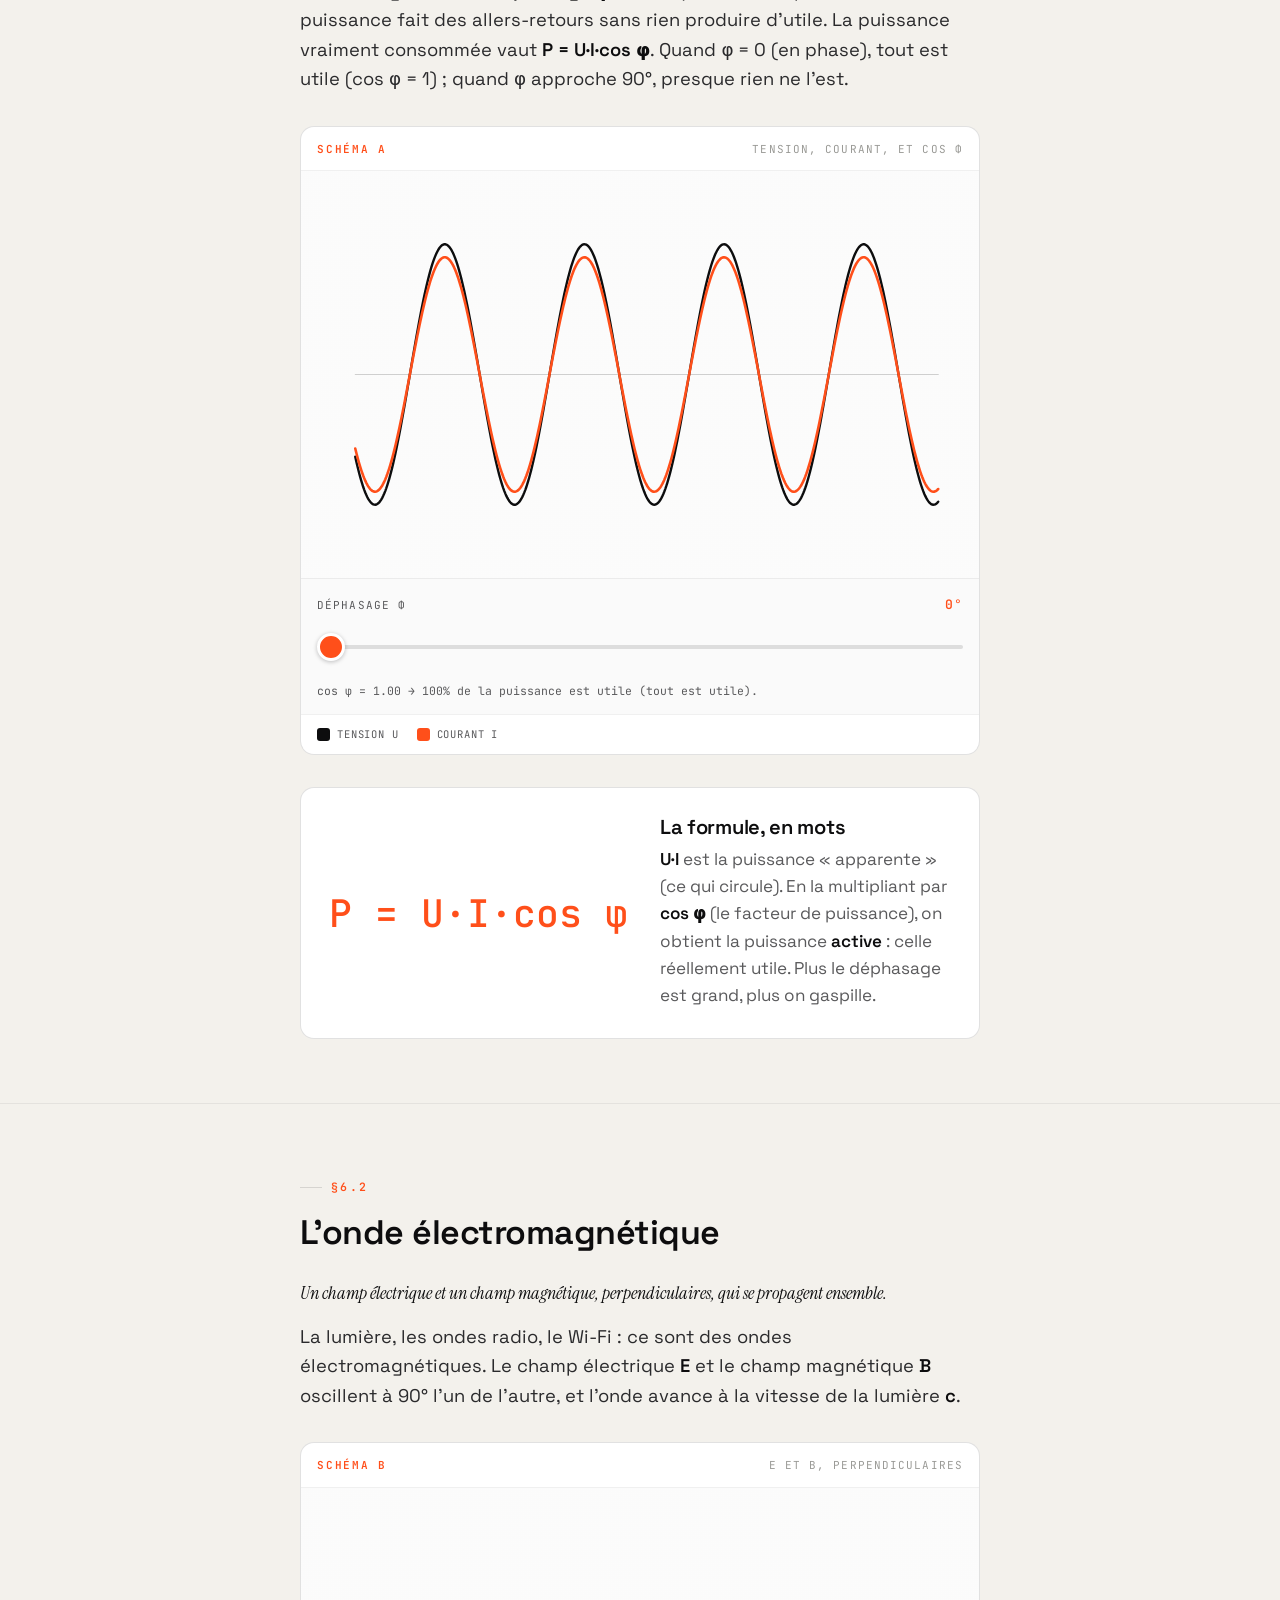
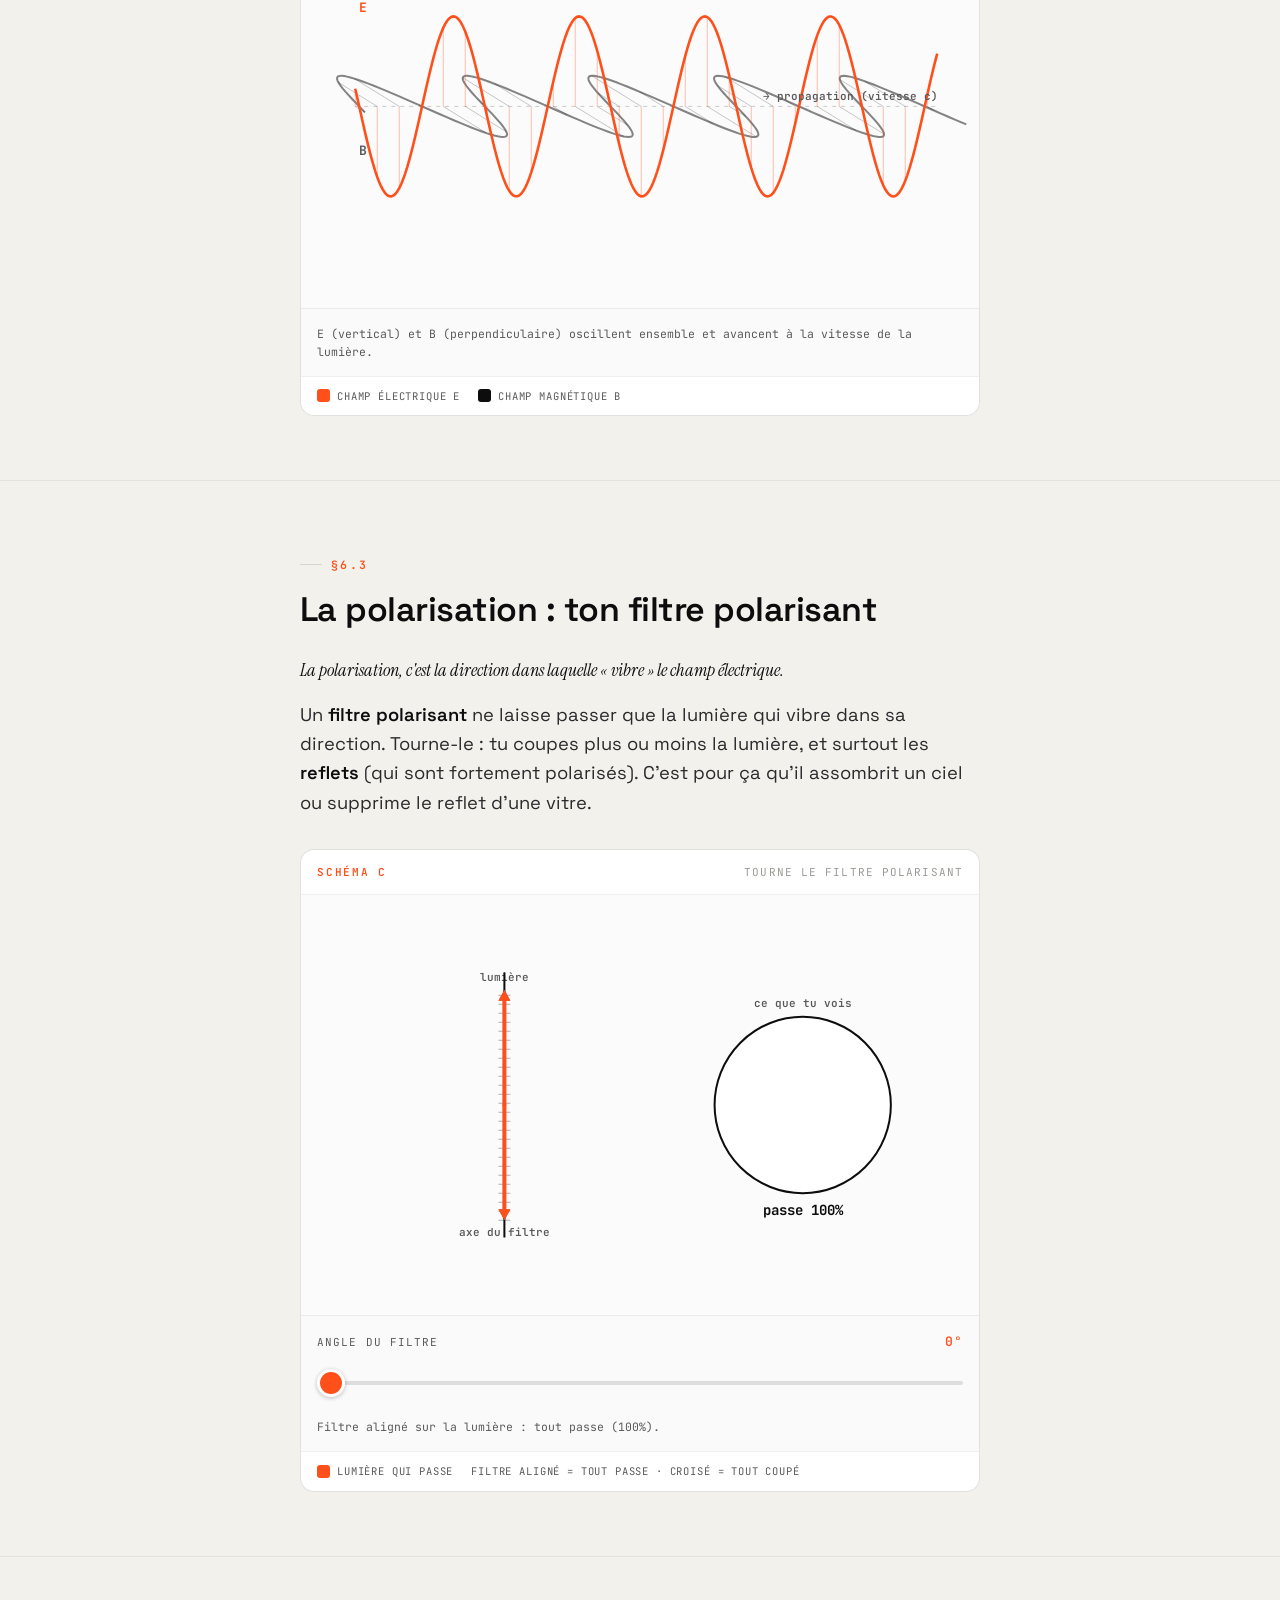
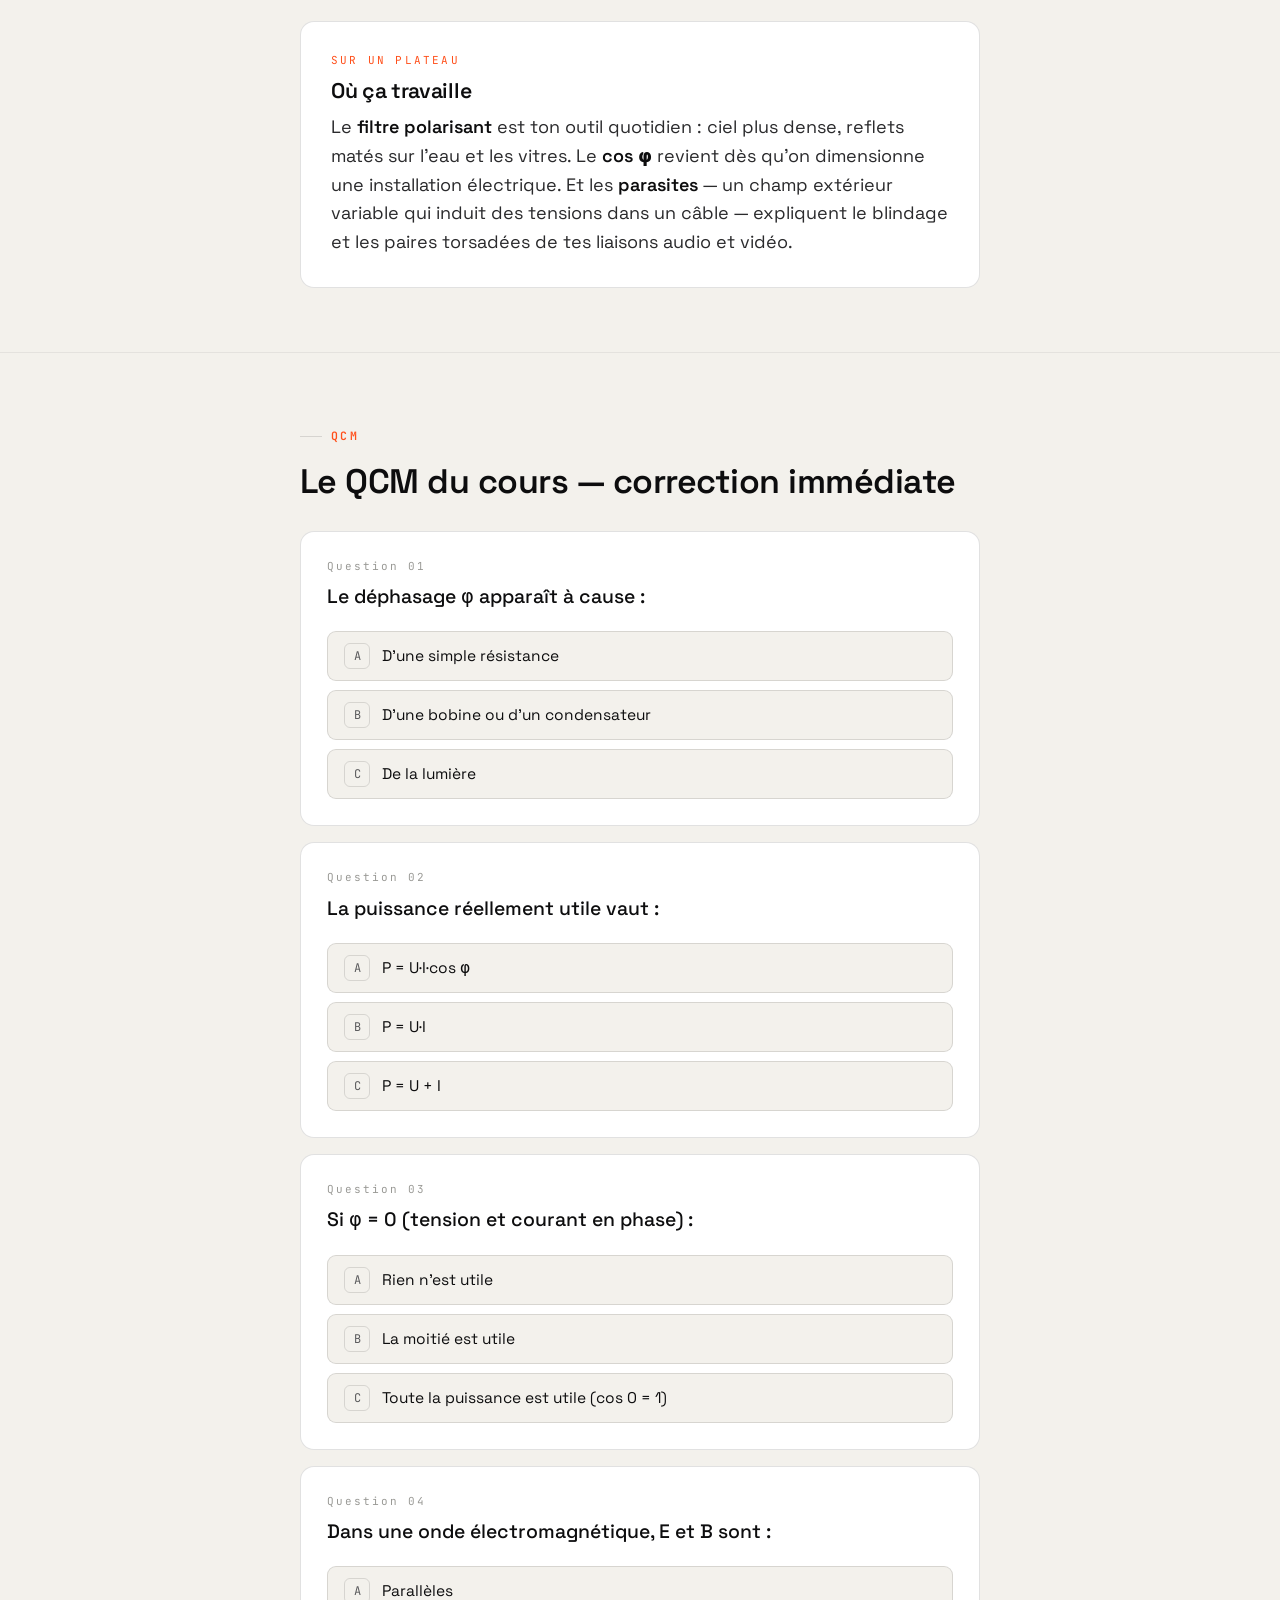
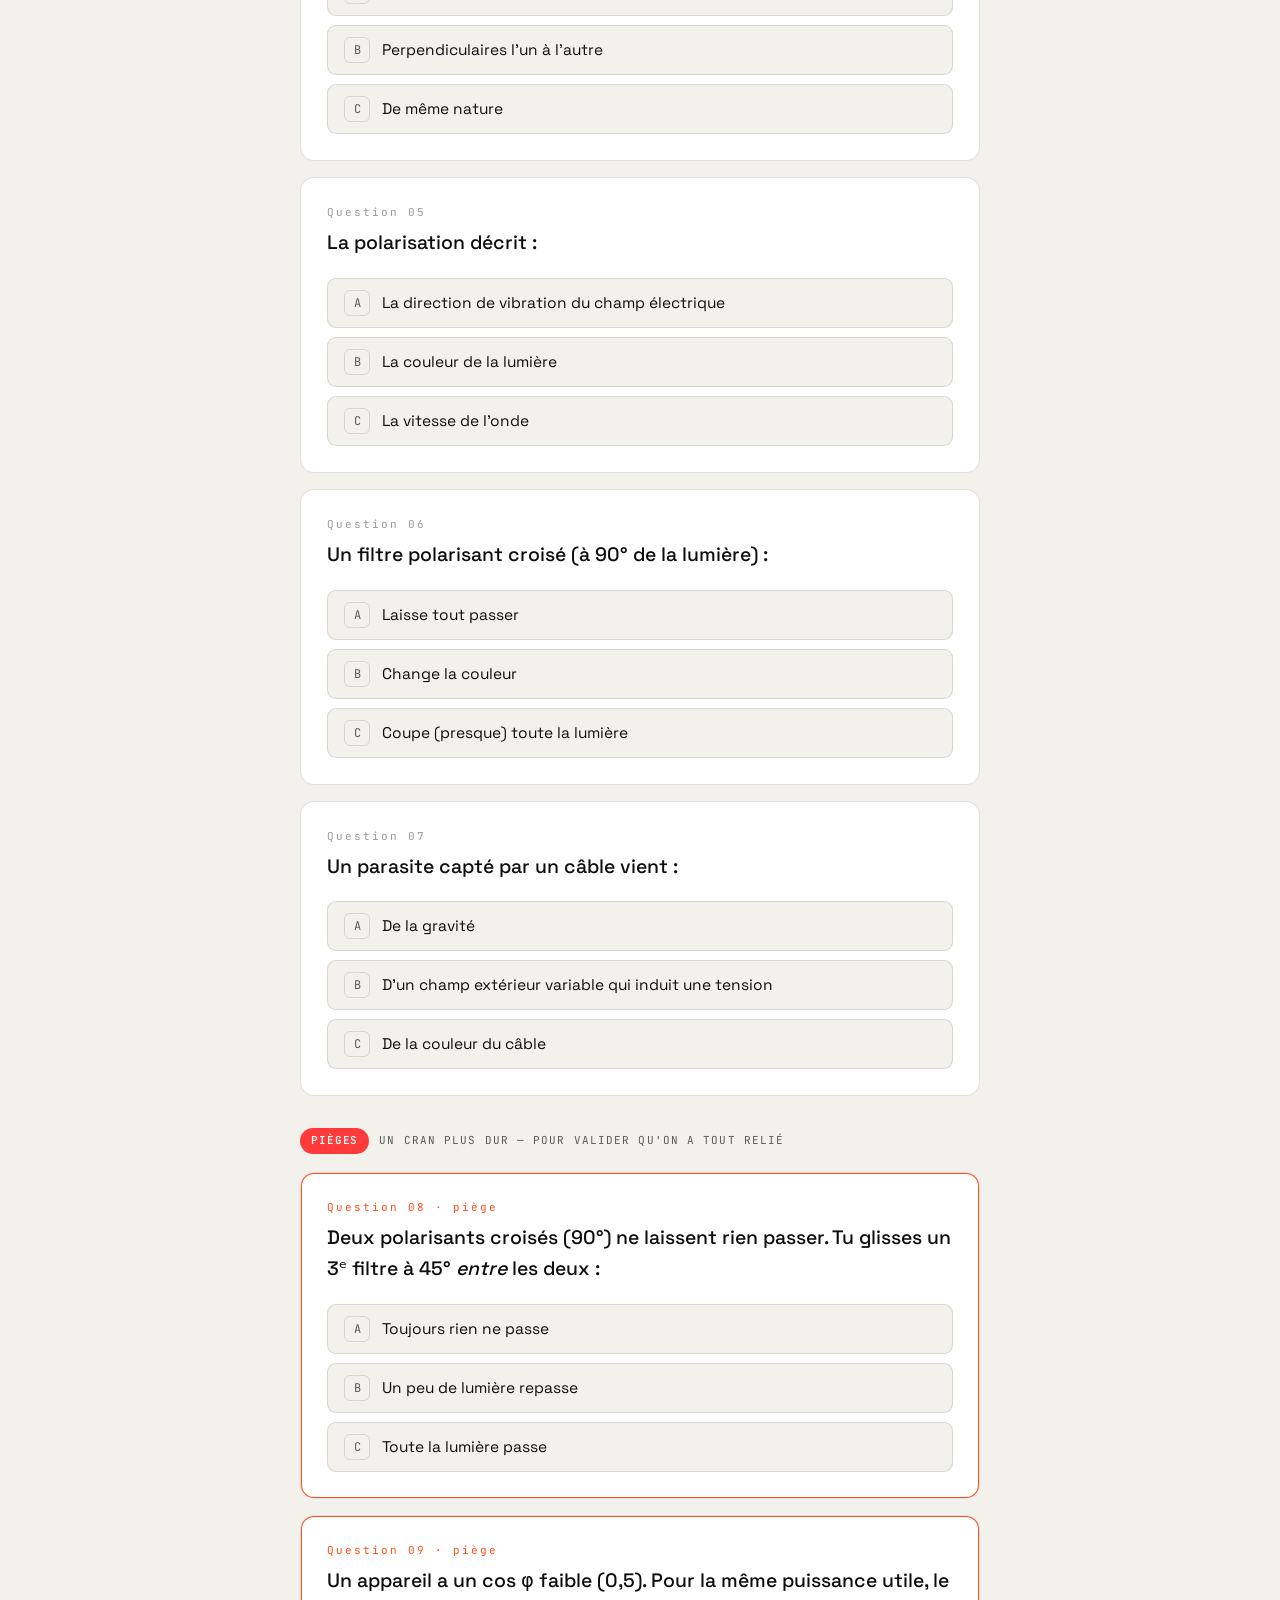
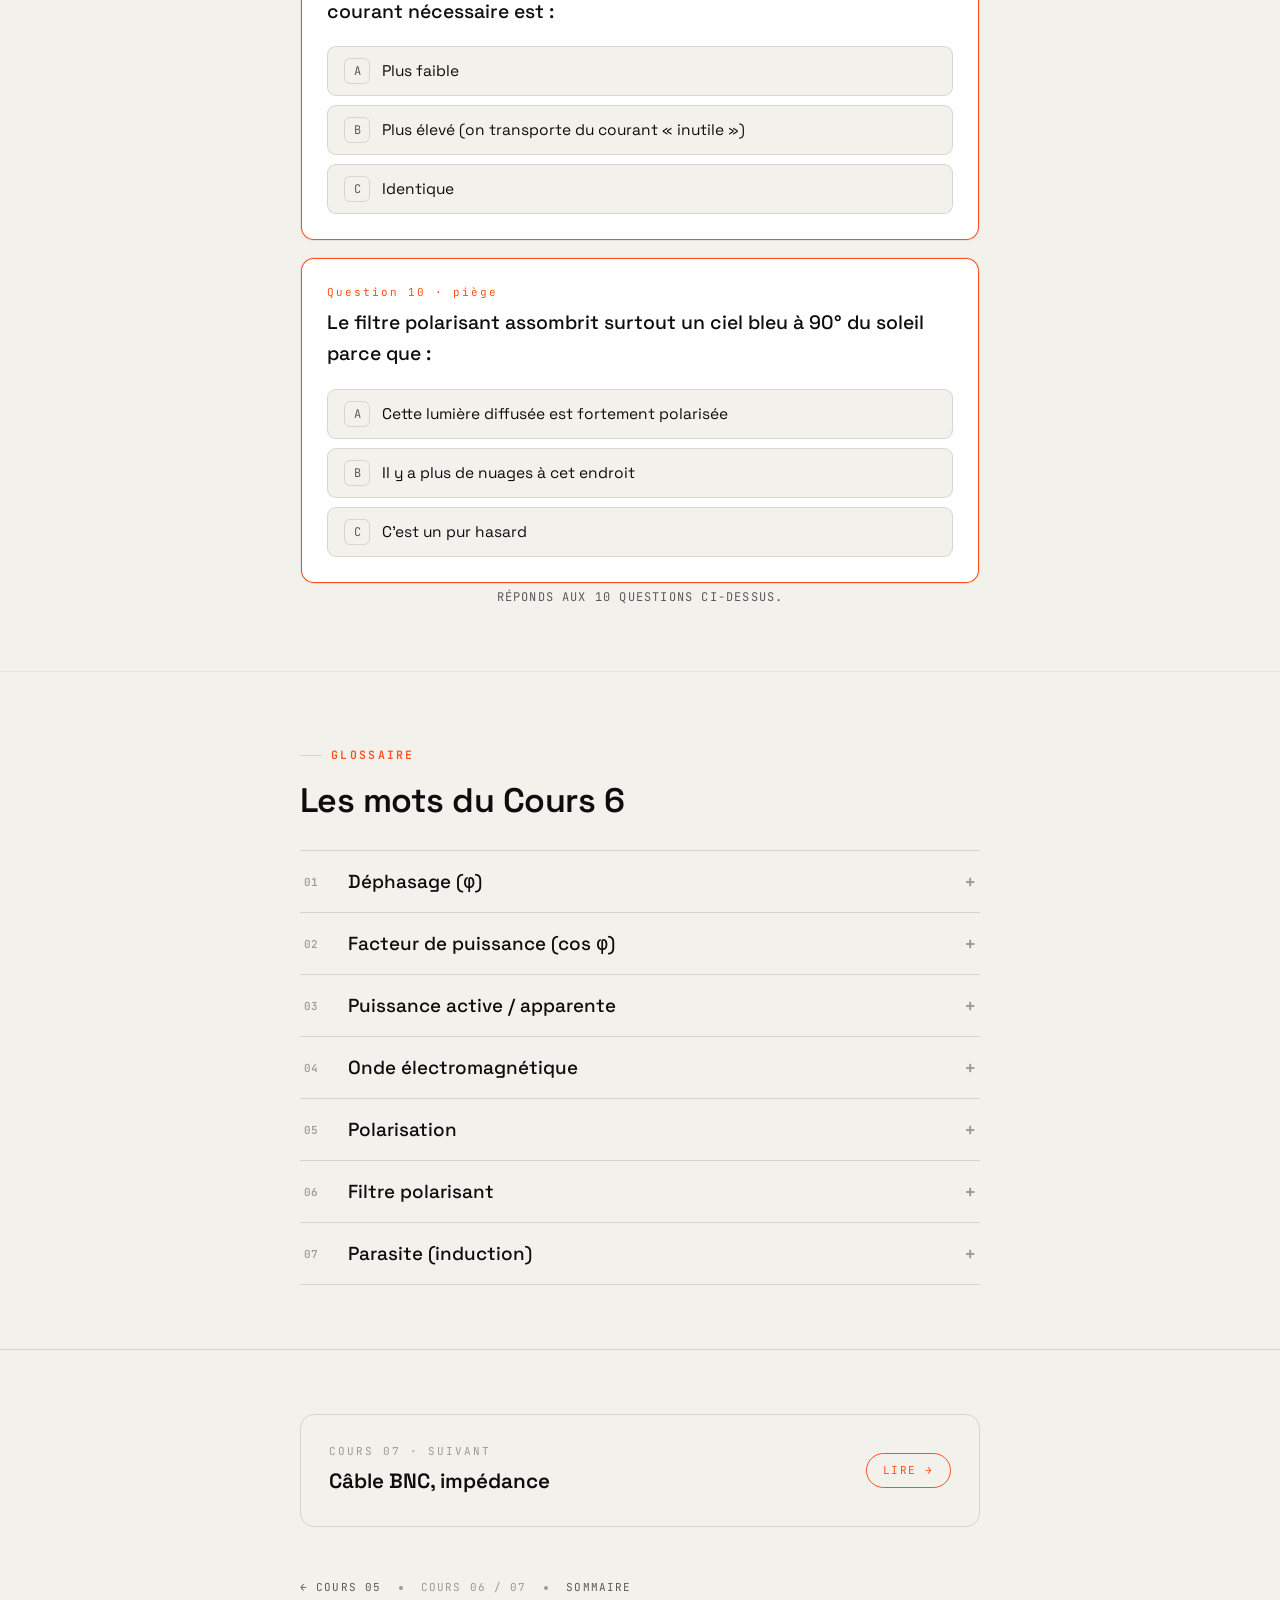
<file: cours-6.html>
<!DOCTYPE html>
<html lang="fr">
<head>
<meta charset="UTF-8">
<meta name="viewport" content="width=device-width, initial-scale=1, viewport-fit=cover">
<title>06 · Déphasage, onde, polarisation — Magnétisme pour l'image</title>
<meta name="description" content="Cours 6 : le déphasage et la puissance (cos φ), l'onde électromagnétique et la polarisation (le filtre polarisant).">
<link rel="preconnect" href="https://fonts.googleapis.com">
<link rel="preconnect" href="https://fonts.gstatic.com" crossorigin>
<link href="https://fonts.googleapis.com/css2?family=Space+Grotesk:wght@400;500;600;700&family=Instrument+Serif:ital@0;1&family=JetBrains+Mono:wght@400;500;600&display=swap" rel="stylesheet">
<link rel="stylesheet" href="css/style.css">
</head>
<body data-page="cours-6">

<div class="progress" id="progress"></div>

<header class="topbar">
  <div class="topbar__in">
    <a class="topbar__brand" href="index.html"><span class="ring-mark"></span> Magnétisme <b>pour l'image</b></a>
    <span class="topbar__cours">Cours 06 / 07</span>
  </div>
</header>

<section class="hero">
  <div class="hero__rings" id="heroRings"></div>
  <div class="wrap">
    <div class="eyebrow"><span class="num">06</span> · Électromagnétisme pour l'image</div>
    <div class="hero__num">06<span class="dot">.</span></div>
    <h1>Déphasage,<br>onde,<br>polarisation</h1>
    <p class="hero__lead"><em class="lead">Pourquoi une partie de la puissance « tourne dans le vide » — et pourquoi ton filtre polarisant tue les reflets.</em></p>
    <div class="hero__meta">
      <span class="chip chip--level"><span class="lvl-dot lvl-dot--orange"></span> Niveau <b>post-bac</b></span>
      <span class="chip"><b>~12 min</b> de lecture</span>
      <span class="chip">3 schémas <b>au doigt</b></span>
      <span class="chip">QCM <b>7 questions</b></span>
    </div>
  </div>
</section>

<section class="section">
  <div class="wrap">
    <div class="callout callout--dark">
      <span class="callout__label">Pourquoi ça te concerne</span>
      <h3>La lumière est une onde — et tu la filtres déjà.</h3>
      <p>Le <strong>filtre polarisant</strong> que tu visses sur l'objectif pour saturer un ciel ou enlever un reflet, c'est exactement le sujet de ce cours. Et le <strong>déphasage</strong> explique pourquoi, en alternatif, la puissance affichée n'est pas toujours la puissance utile.</p>
      <ul class="applist">
        <li>Le filtre polarisant : reflets sur l'eau, vitres, ciel.</li>
        <li>Le cos φ : la part de puissance réellement utile.</li>
        <li>Les parasites captés par les câbles (et pourquoi on blinde).</li>
      </ul>
    </div>
  </div>
</section>

<!-- §6.1 DEPHASAGE -->
<section class="section">
  <div class="wrap">
    <div class="sec-head">
      <div class="eyebrow"><span class="num">§6.1</span></div>
      <h2>Le déphasage et la puissance utile</h2>
    </div>
    <div class="sec-body">
      <p class="lead-line">Avec une bobine ou un condensateur, tension et courant ne montent plus en même temps.</p>
      <p>Ce décalage, c'est le <strong>déphasage φ</strong>. Conséquence : une partie de la puissance fait des allers-retours sans rien produire d'utile. La puissance vraiment consommée vaut <strong>P = U·I·cos φ</strong>. Quand φ = 0 (en phase), tout est utile (cos φ = 1) ; quand φ approche 90°, presque rien ne l'est.</p>
    </div>
    <figure class="figure">
      <div class="figure__head">
        <span class="figure__tag">Schéma A</span>
        <span class="figure__title">Tension, courant, et cos φ</span>
      </div>
      <div class="figure__stage"><canvas id="cvPhase"></canvas></div>
      <div class="controls">
        <div class="slider">
          <div class="slider__top"><span>Déphasage φ</span><b id="phVal">0°</b></div>
          <input type="range" id="phPhi" min="0" max="1" step="0.001" value="0">
        </div>
        <div class="slider" style="flex-basis:100%">
          <div class="slider__top" id="phHint" style="text-transform:none;letter-spacing:0;font-size:11.5px"></div>
        </div>
      </div>
      <div class="figure__legend">
        <span class="lg"><span class="sw" style="background:var(--ink)"></span> Tension U</span>
        <span class="lg"><span class="sw" style="background:var(--accent)"></span> Courant I</span>
      </div>
    </figure>
    <div class="unit" style="margin-top:clamp(22px,5vw,32px)">
      <div class="unit__symbol" style="font-size:clamp(24px,7vw,38px)">P = U·I·cos φ</div>
      <div class="unit__body">
        <h3>La formule, en mots</h3>
        <p><strong>U·I</strong> est la puissance « apparente » (ce qui circule). En la multipliant par <strong>cos φ</strong> (le facteur de puissance), on obtient la puissance <strong>active</strong> : celle réellement utile. Plus le déphasage est grand, plus on gaspille.</p>
      </div>
    </div>
  </div>
</section>

<!-- §6.2 ONDE EM -->
<section class="section">
  <div class="wrap">
    <div class="sec-head">
      <div class="eyebrow"><span class="num">§6.2</span></div>
      <h2>L'onde électromagnétique</h2>
    </div>
    <div class="sec-body">
      <p class="lead-line">Un champ électrique et un champ magnétique, perpendiculaires, qui se propagent ensemble.</p>
      <p>La lumière, les ondes radio, le Wi-Fi : ce sont des ondes électromagnétiques. Le champ électrique <strong>E</strong> et le champ magnétique <strong>B</strong> oscillent à 90° l'un de l'autre, et l'onde avance à la vitesse de la lumière <strong>c</strong>.</p>
    </div>
    <figure class="figure">
      <div class="figure__head">
        <span class="figure__tag">Schéma B</span>
        <span class="figure__title">E et B, perpendiculaires</span>
      </div>
      <div class="figure__stage"><canvas id="cvWave"></canvas></div>
      <div class="controls">
        <div class="slider" style="flex-basis:100%">
          <div class="slider__top" id="waveHint" style="text-transform:none;letter-spacing:0;font-size:11.5px"></div>
        </div>
      </div>
      <div class="figure__legend">
        <span class="lg"><span class="sw" style="background:var(--accent)"></span> Champ électrique E</span>
        <span class="lg"><span class="sw" style="background:var(--ink)"></span> Champ magnétique B</span>
      </div>
    </figure>
  </div>
</section>

<!-- §6.3 POLARISATION -->
<section class="section">
  <div class="wrap">
    <div class="sec-head">
      <div class="eyebrow"><span class="num">§6.3</span></div>
      <h2>La polarisation : ton filtre polarisant</h2>
    </div>
    <div class="sec-body">
      <p class="lead-line">La polarisation, c'est la direction dans laquelle « vibre » le champ électrique.</p>
      <p>Un <strong>filtre polarisant</strong> ne laisse passer que la lumière qui vibre dans sa direction. Tourne-le : tu coupes plus ou moins la lumière, et surtout les <strong>reflets</strong> (qui sont fortement polarisés). C'est pour ça qu'il assombrit un ciel ou supprime le reflet d'une vitre.</p>
    </div>
    <figure class="figure">
      <div class="figure__head">
        <span class="figure__tag">Schéma C</span>
        <span class="figure__title">Tourne le filtre polarisant</span>
      </div>
      <div class="figure__stage"><canvas id="cvPol"></canvas></div>
      <div class="controls">
        <div class="slider">
          <div class="slider__top"><span>Angle du filtre</span><b id="polVal">0°</b></div>
          <input type="range" id="polA" min="0" max="1" step="0.001" value="0">
        </div>
        <div class="slider" style="flex-basis:100%">
          <div class="slider__top" id="polHint" style="text-transform:none;letter-spacing:0;font-size:11.5px"></div>
        </div>
      </div>
      <div class="figure__legend">
        <span class="lg"><span class="sw" style="background:var(--accent)"></span> Lumière qui passe</span>
        <span class="lg">Filtre aligné = tout passe · croisé = tout coupé</span>
      </div>
    </figure>
  </div>
</section>

<section class="section">
  <div class="wrap">
    <div class="callout">
      <span class="callout__label">Sur un plateau</span>
      <h3>Où ça travaille</h3>
      <p>Le <strong>filtre polarisant</strong> est ton outil quotidien : ciel plus dense, reflets matés sur l'eau et les vitres. Le <strong>cos φ</strong> revient dès qu'on dimensionne une installation électrique. Et les <strong>parasites</strong> — un champ extérieur variable qui induit des tensions dans un câble — expliquent le blindage et les paires torsadées de tes liaisons audio et vidéo.</p>
    </div>
  </div>
</section>

<section class="section">
  <div class="wrap">
    <div class="sec-head">
      <div class="eyebrow"><span class="num">QCM</span></div>
      <h2>Le QCM du cours — correction immédiate</h2>
    </div>
    <div class="quiz">
      <div class="q" data-correct="1">
        <div class="q__num">Question 01</div>
        <div class="q__text">Le déphasage φ apparaît à cause&nbsp;:</div>
        <div class="q__opts">
          <button class="opt"><span class="key">A</span> D'une simple résistance</button>
          <button class="opt"><span class="key">B</span> D'une bobine ou d'un condensateur</button>
          <button class="opt"><span class="key">C</span> De la lumière</button>
        </div>
        <div class="q__feedback"><b>Correction</b> Bobines (self) et condensateurs décalent le courant par rapport à la tension : c'est le <strong>déphasage</strong>.</div>
      </div>
      <div class="q" data-correct="0">
        <div class="q__num">Question 02</div>
        <div class="q__text">La puissance réellement utile vaut&nbsp;:</div>
        <div class="q__opts">
          <button class="opt"><span class="key">A</span> P = U·I·cos φ</button>
          <button class="opt"><span class="key">B</span> P = U·I</button>
          <button class="opt"><span class="key">C</span> P = U + I</button>
        </div>
        <div class="q__feedback"><b>Correction</b> La puissance <strong>active</strong> = apparente (U·I) × <strong>cos φ</strong>.</div>
      </div>
      <div class="q" data-correct="2">
        <div class="q__num">Question 03</div>
        <div class="q__text">Si φ = 0 (tension et courant en phase)&nbsp;:</div>
        <div class="q__opts">
          <button class="opt"><span class="key">A</span> Rien n'est utile</button>
          <button class="opt"><span class="key">B</span> La moitié est utile</button>
          <button class="opt"><span class="key">C</span> Toute la puissance est utile (cos 0 = 1)</button>
        </div>
        <div class="q__feedback"><b>Correction</b> cos 0 = 1 : aucune perte due au déphasage.</div>
      </div>
      <div class="q" data-correct="1">
        <div class="q__num">Question 04</div>
        <div class="q__text">Dans une onde électromagnétique, E et B sont&nbsp;:</div>
        <div class="q__opts">
          <button class="opt"><span class="key">A</span> Parallèles</button>
          <button class="opt"><span class="key">B</span> Perpendiculaires l'un à l'autre</button>
          <button class="opt"><span class="key">C</span> De même nature</button>
        </div>
        <div class="q__feedback"><b>Correction</b> Le champ électrique E et le champ magnétique B oscillent à <strong>90°</strong>, et l'onde avance à la vitesse c.</div>
      </div>
      <div class="q" data-correct="0">
        <div class="q__num">Question 05</div>
        <div class="q__text">La polarisation décrit&nbsp;:</div>
        <div class="q__opts">
          <button class="opt"><span class="key">A</span> La direction de vibration du champ électrique</button>
          <button class="opt"><span class="key">B</span> La couleur de la lumière</button>
          <button class="opt"><span class="key">C</span> La vitesse de l'onde</button>
        </div>
        <div class="q__feedback"><b>Correction</b> C'est la <strong>direction</strong> dans laquelle vibre E.</div>
      </div>
      <div class="q" data-correct="2">
        <div class="q__num">Question 06</div>
        <div class="q__text">Un filtre polarisant croisé (à 90° de la lumière)&nbsp;:</div>
        <div class="q__opts">
          <button class="opt"><span class="key">A</span> Laisse tout passer</button>
          <button class="opt"><span class="key">B</span> Change la couleur</button>
          <button class="opt"><span class="key">C</span> Coupe (presque) toute la lumière</button>
        </div>
        <div class="q__feedback"><b>Correction</b> Aligné = tout passe ; croisé = tout coupé. C'est ce qui mate les reflets.</div>
      </div>
      <div class="q" data-correct="1">
        <div class="q__num">Question 07</div>
        <div class="q__text">Un parasite capté par un câble vient&nbsp;:</div>
        <div class="q__opts">
          <button class="opt"><span class="key">A</span> De la gravité</button>
          <button class="opt"><span class="key">B</span> D'un champ extérieur variable qui induit une tension</button>
          <button class="opt"><span class="key">C</span> De la couleur du câble</button>
        </div>
        <div class="q__feedback"><b>Correction</b> Un champ variable induit des tensions parasites : d'où le <strong>blindage</strong> et les paires torsadées.</div>
      </div>
      <div class="quiz-sep"><span class="quiz-sep__tag">Pièges</span> Un cran plus dur — pour valider qu'on a tout relié</div>
      <div class="q q--hard" data-correct="1">
        <div class="q__num">Question 08 · piège</div>
        <div class="q__text">Deux polarisants croisés (90°) ne laissent rien passer. Tu glisses un 3ᵉ filtre à 45° <em>entre</em> les deux&nbsp;:</div>
        <div class="q__opts">
          <button class="opt"><span class="key">A</span> Toujours rien ne passe</button>
          <button class="opt"><span class="key">B</span> Un peu de lumière repasse</button>
          <button class="opt"><span class="key">C</span> Toute la lumière passe</button>
        </div>
        <div class="q__feedback"><b>Correction</b> Surprenant mais réel : le filtre à 45° <strong>réoriente</strong> une partie de la lumière, qui franchit alors le dernier.</div>
      </div>
      <div class="q q--hard" data-correct="1">
        <div class="q__num">Question 09 · piège</div>
        <div class="q__text">Un appareil a un cos φ faible (0,5). Pour la même puissance utile, le courant nécessaire est&nbsp;:</div>
        <div class="q__opts">
          <button class="opt"><span class="key">A</span> Plus faible</button>
          <button class="opt"><span class="key">B</span> Plus élevé (on transporte du courant « inutile »)</button>
          <button class="opt"><span class="key">C</span> Identique</button>
        </div>
        <div class="q__feedback"><b>Correction</b> Mauvais cos φ → il faut faire circuler <strong>plus de courant</strong> pour la même puissance active.</div>
      </div>
      <div class="q q--hard" data-correct="0">
        <div class="q__num">Question 10 · piège</div>
        <div class="q__text">Le filtre polarisant assombrit surtout un ciel bleu à 90° du soleil parce que&nbsp;:</div>
        <div class="q__opts">
          <button class="opt"><span class="key">A</span> Cette lumière diffusée est fortement polarisée</button>
          <button class="opt"><span class="key">B</span> Il y a plus de nuages à cet endroit</button>
          <button class="opt"><span class="key">C</span> C'est un pur hasard</button>
        </div>
        <div class="q__feedback"><b>Correction</b> La lumière du ciel à 90° du soleil est <strong>très polarisée</strong> : le filtre la coupe efficacement.</div>
      </div>
    </div>
    <div class="quiz__score" id="quizScore">Réponds aux 10 questions ci-dessus.</div>
  </div>
</section>

<section class="section">
  <div class="wrap">
    <div class="sec-head">
      <div class="eyebrow"><span class="num">Glossaire</span></div>
      <h2>Les mots du Cours 6</h2>
    </div>
    <div class="gloss" id="gloss"></div>
  </div>
</section>

<footer class="footnav">
  <div class="wrap">
    <a class="nextcard nextcard--go" href="cours-7.html">
      <div class="nextcard__l">
        <div class="k">Cours 07 · suivant</div>
        <div class="t">Câble BNC, impédance</div>
      </div>
      <div class="nextcard__r nextcard__r--go">Lire →</div>
    </a>
    <div class="colophon">
      <span><a href="cours-5.html" style="color:var(--ink-3)">← Cours 05</a></span>
      <span class="dotsep"></span>
      <span>Cours 06 / 07</span>
      <span class="dotsep"></span>
      <span><a href="index.html" style="color:var(--ink-3)">Sommaire</a></span>
    </div>
  </div>
</footer>

<script id="glossData" type="application/json">
[
 ["Déphasage (φ)","Le décalage temporel entre la tension et le courant, introduit par une bobine ou un condensateur. Quand il est nul, U et I montent ensemble.","Comme deux nageurs qui ne sont plus synchrones."],
 ["Facteur de puissance (cos φ)","Le nombre, entre 0 et 1, qui dit quelle part de la puissance apparente est réellement utile. cos φ = 1 : tout est utile ; proche de 0 : presque rien.","La proportion d'effort qui sert vraiment."],
 ["Puissance active / apparente","Apparente = U·I (ce qui circule, en VA). Active = U·I·cos φ (ce qui est réellement consommé, en watts).","La mousse sur une bière : du volume apparent, peu de liquide utile."],
 ["Onde électromagnétique","Un champ électrique E et un champ magnétique B perpendiculaires qui se propagent ensemble à la vitesse de la lumière c.","La lumière, la radio, le Wi-Fi : tous des ondes EM."],
 ["Polarisation","La direction dans laquelle vibre le champ électrique d'une onde. La lumière des reflets est fortement polarisée.","L'orientation des « vagues » de lumière."],
 ["Filtre polarisant","Un filtre qui ne laisse passer que la lumière vibrant dans sa direction. En le tournant, on coupe les reflets et on densifie le ciel.","Le filtre que tu visses sur l'objectif."],
 ["Parasite (induction)","Une tension indésirable créée dans un câble par un champ extérieur variable. On la combat par le blindage et les paires torsadées.","Le ronflement ou la perturbation captés par une liaison mal protégée."]
]
</script>
<script>
(function(){
  var data=JSON.parse(document.getElementById('glossData').textContent);
  var host=document.getElementById('gloss');
  data.forEach(function(d,i){
    var n=(i+1<10?'0':'')+(i+1);
    var div=document.createElement('div');
    div.className='gterm';
    div.innerHTML='<button class="gterm__btn"><span class="gi">'+n+'</span>'+
      '<span class="gt">'+d[0]+'</span><span class="gx">+</span></button>'+
      '<div class="gterm__panel"><div class="gterm__inner"><p>'+d[1]+'</p>'+
      (d[2]?'<p class="ana">'+d[2]+'</p>':'')+'</div></div>';
    host.appendChild(div);
  });
})();
</script>

<script src="js/engine.js"></script>
<script src="js/course-6.js"></script>
<script src="js/ui.js"></script>
<script src="js/site.js"></script>
</body>
</html>
</file>
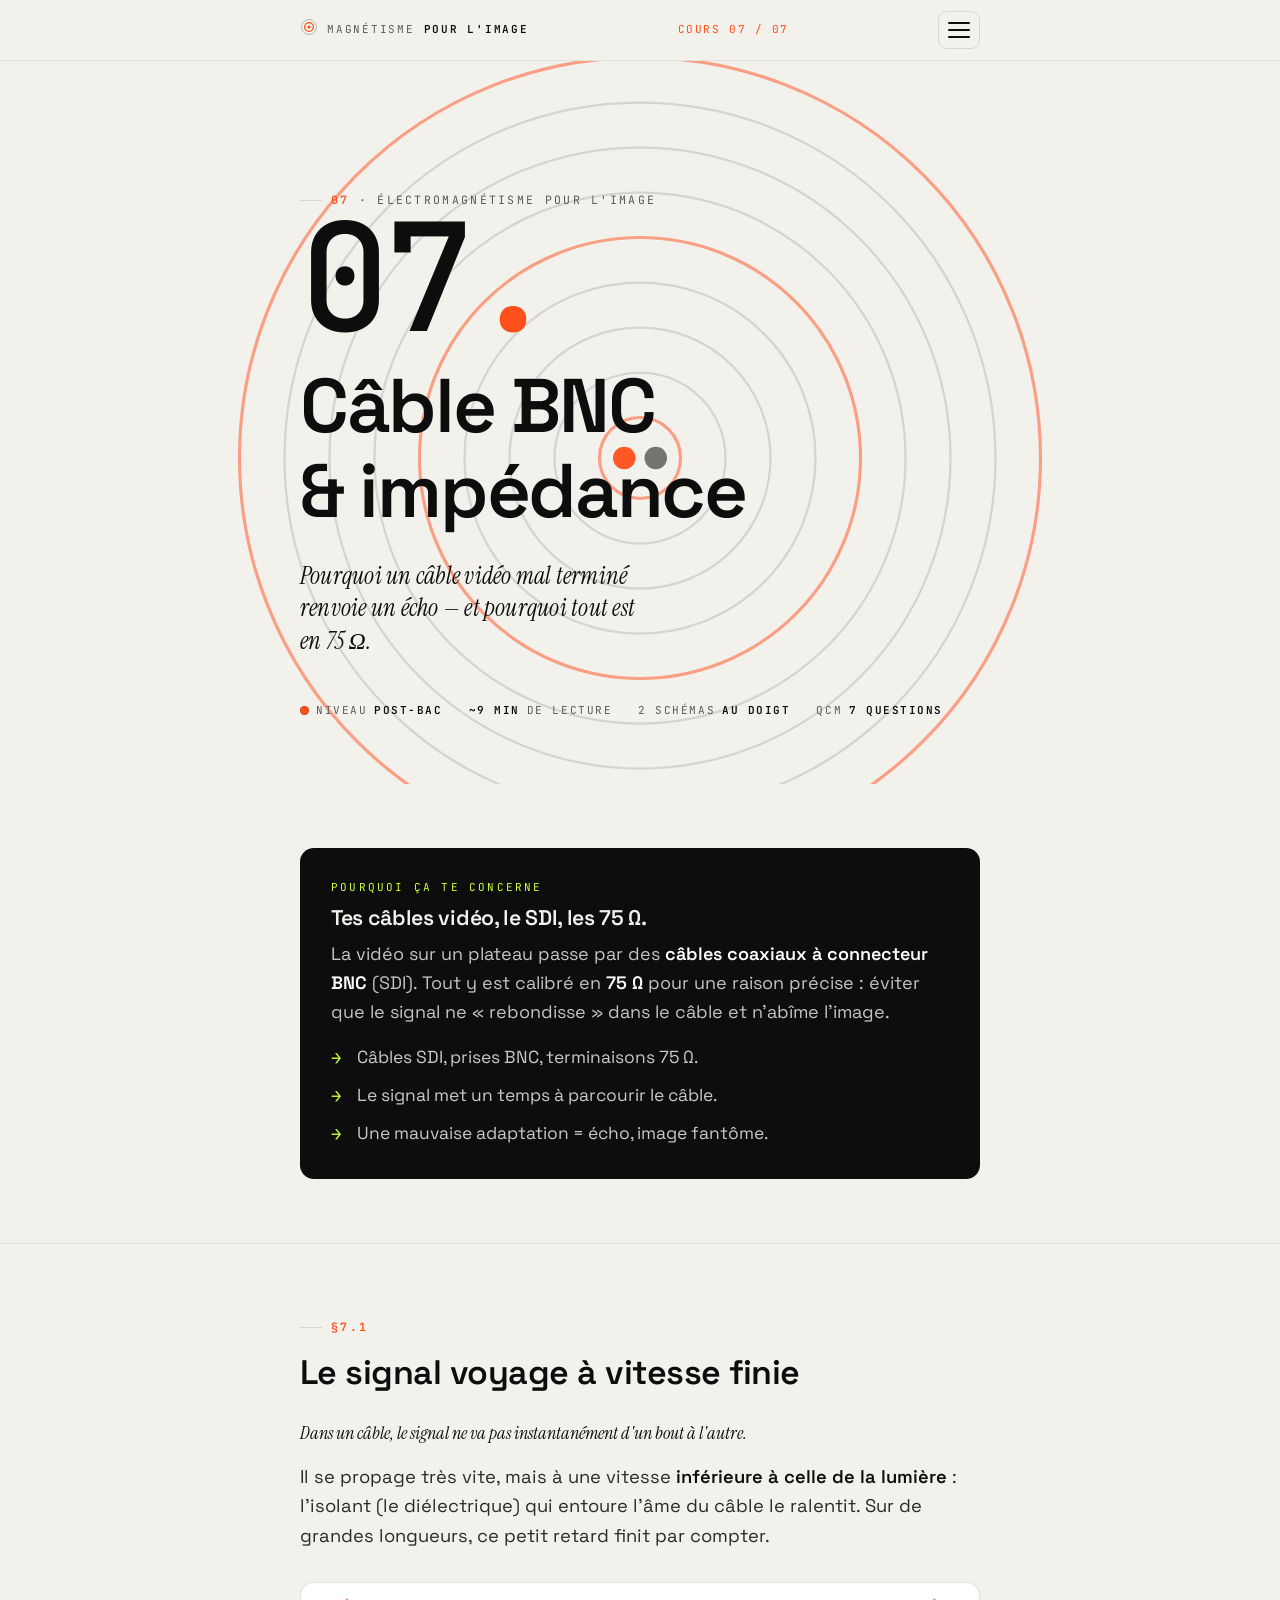
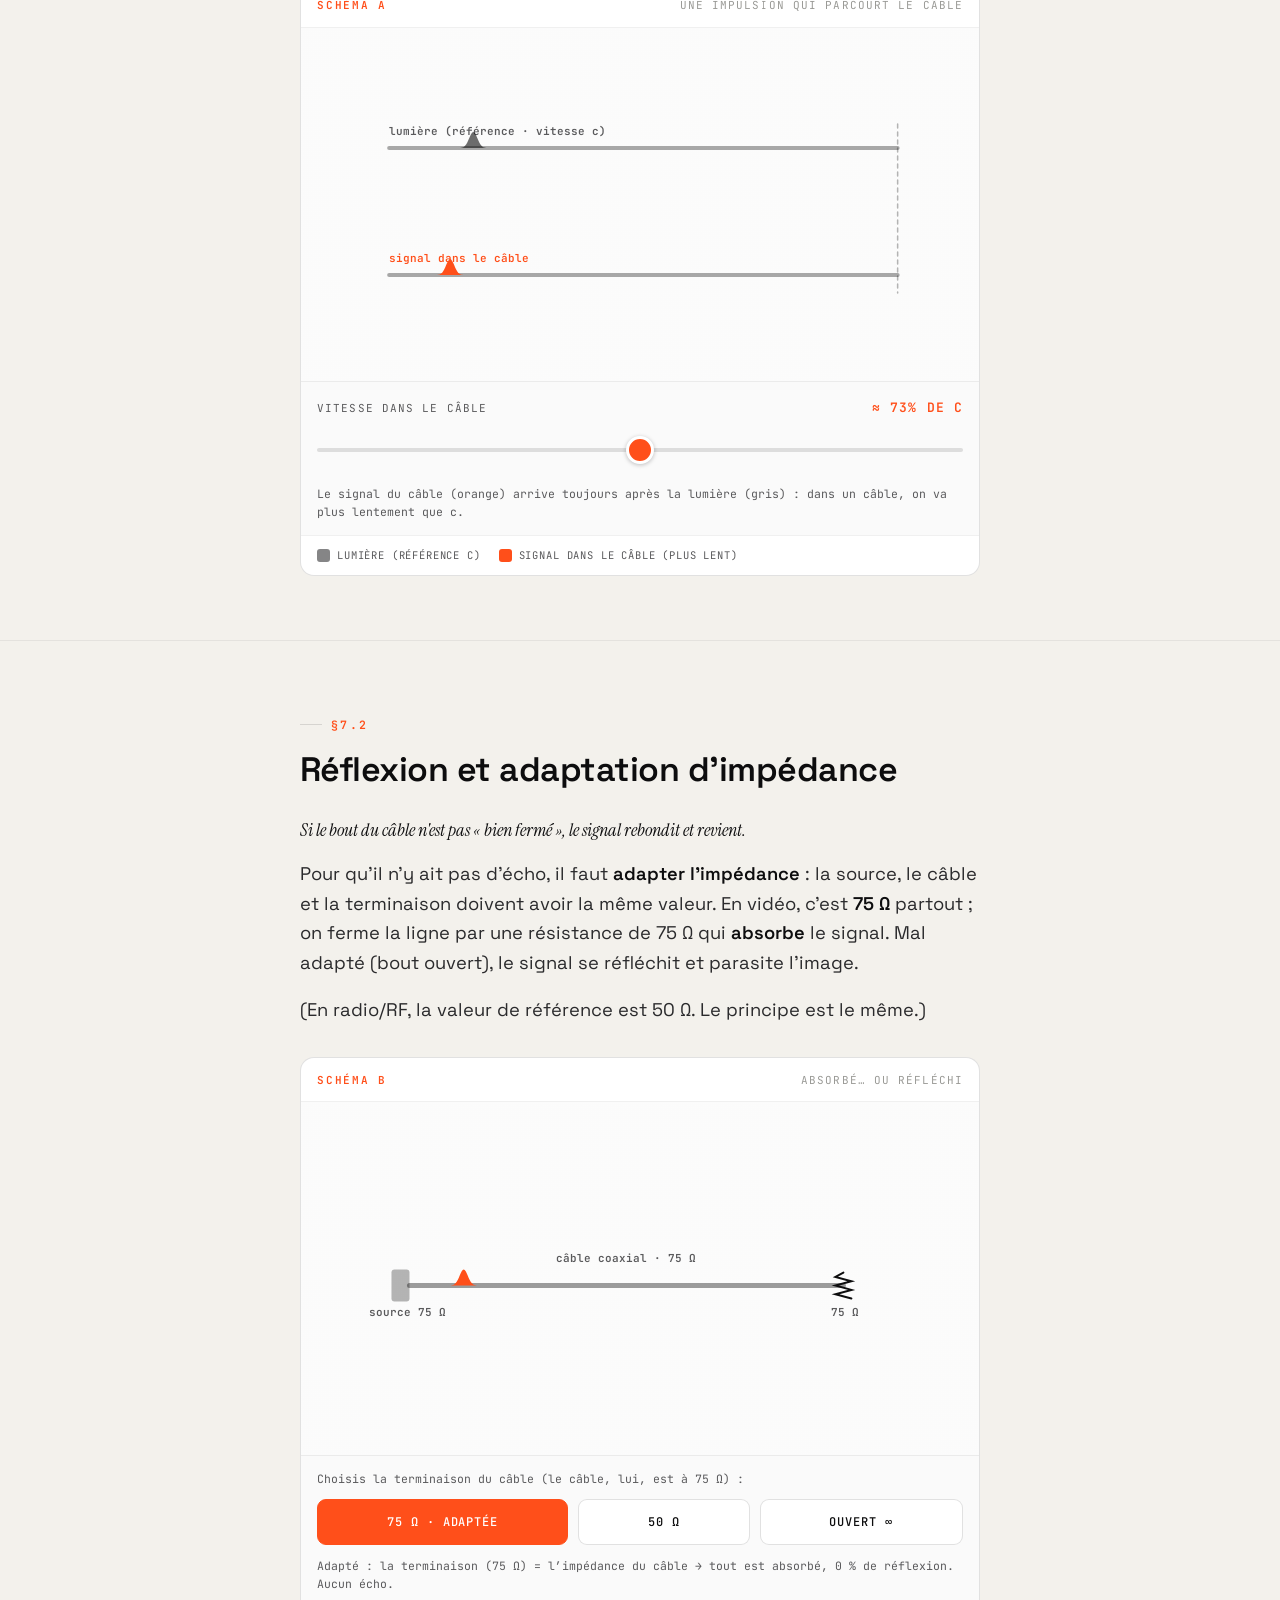
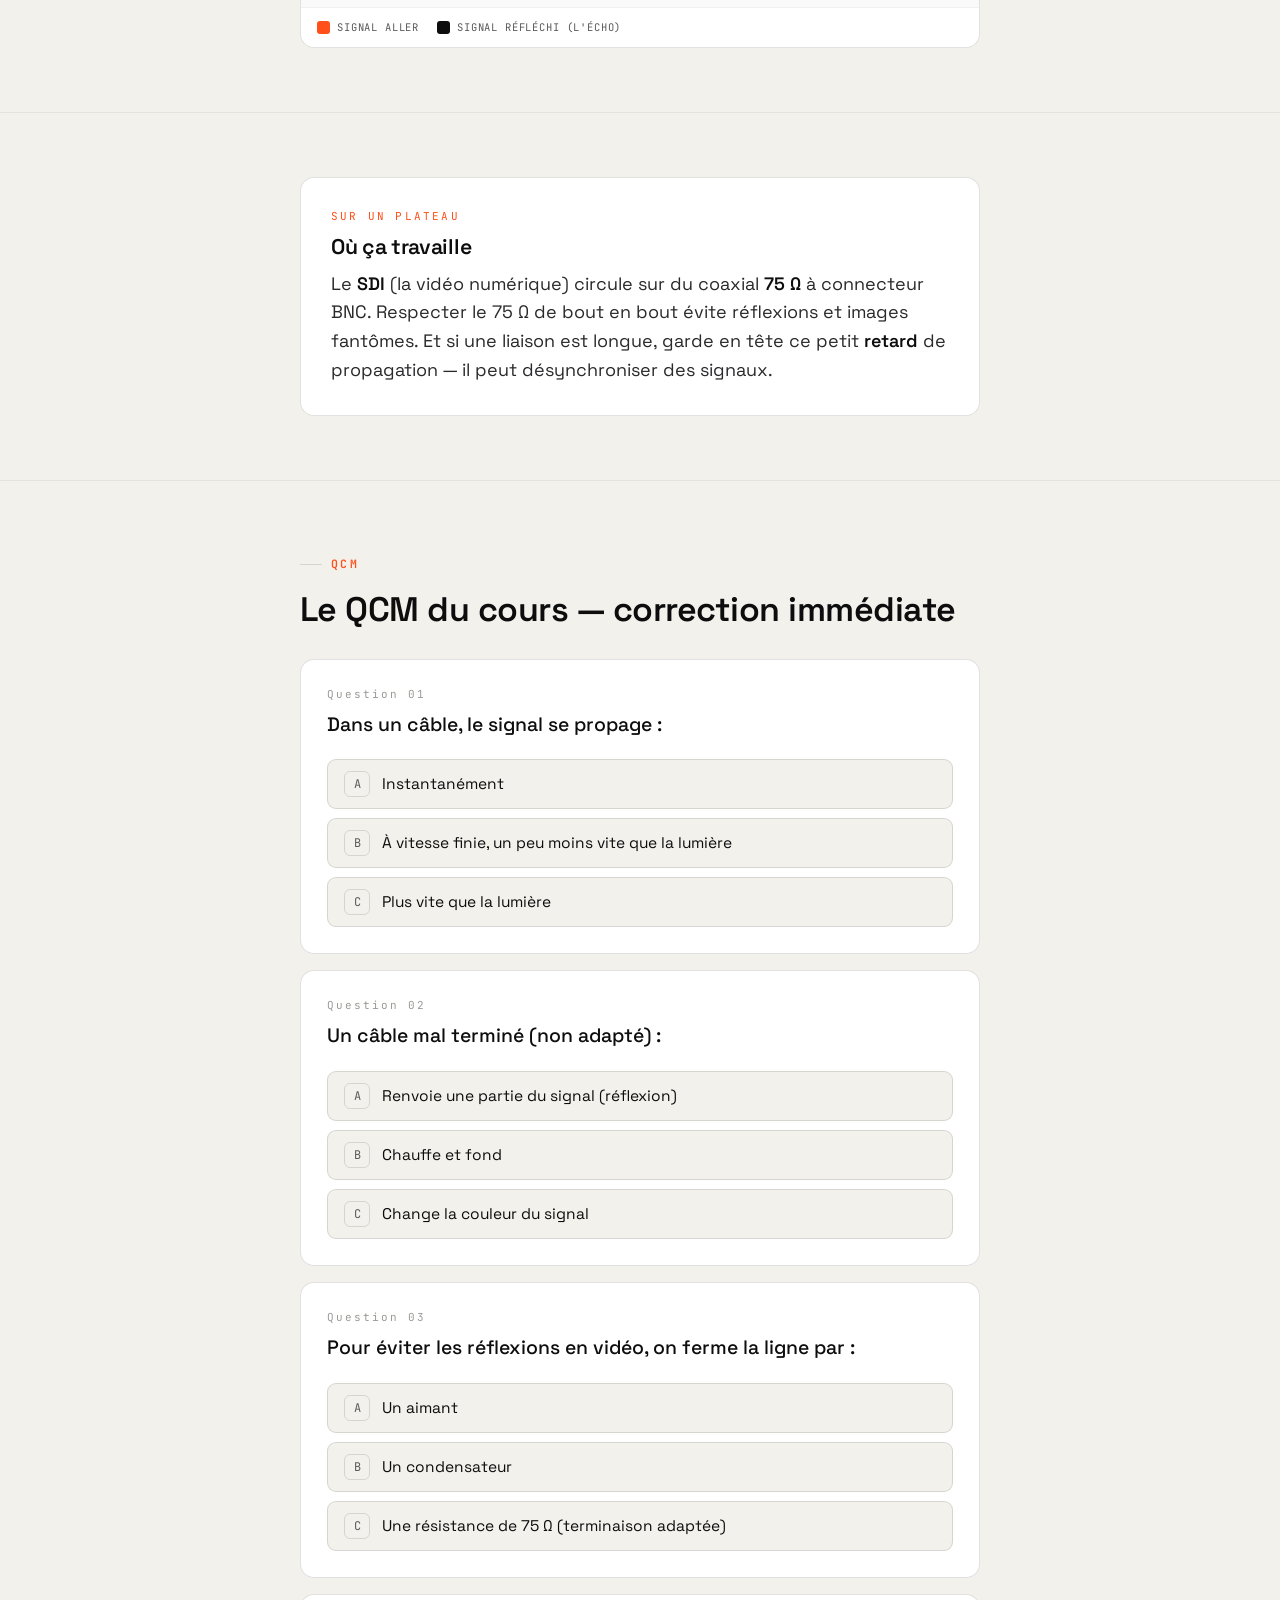
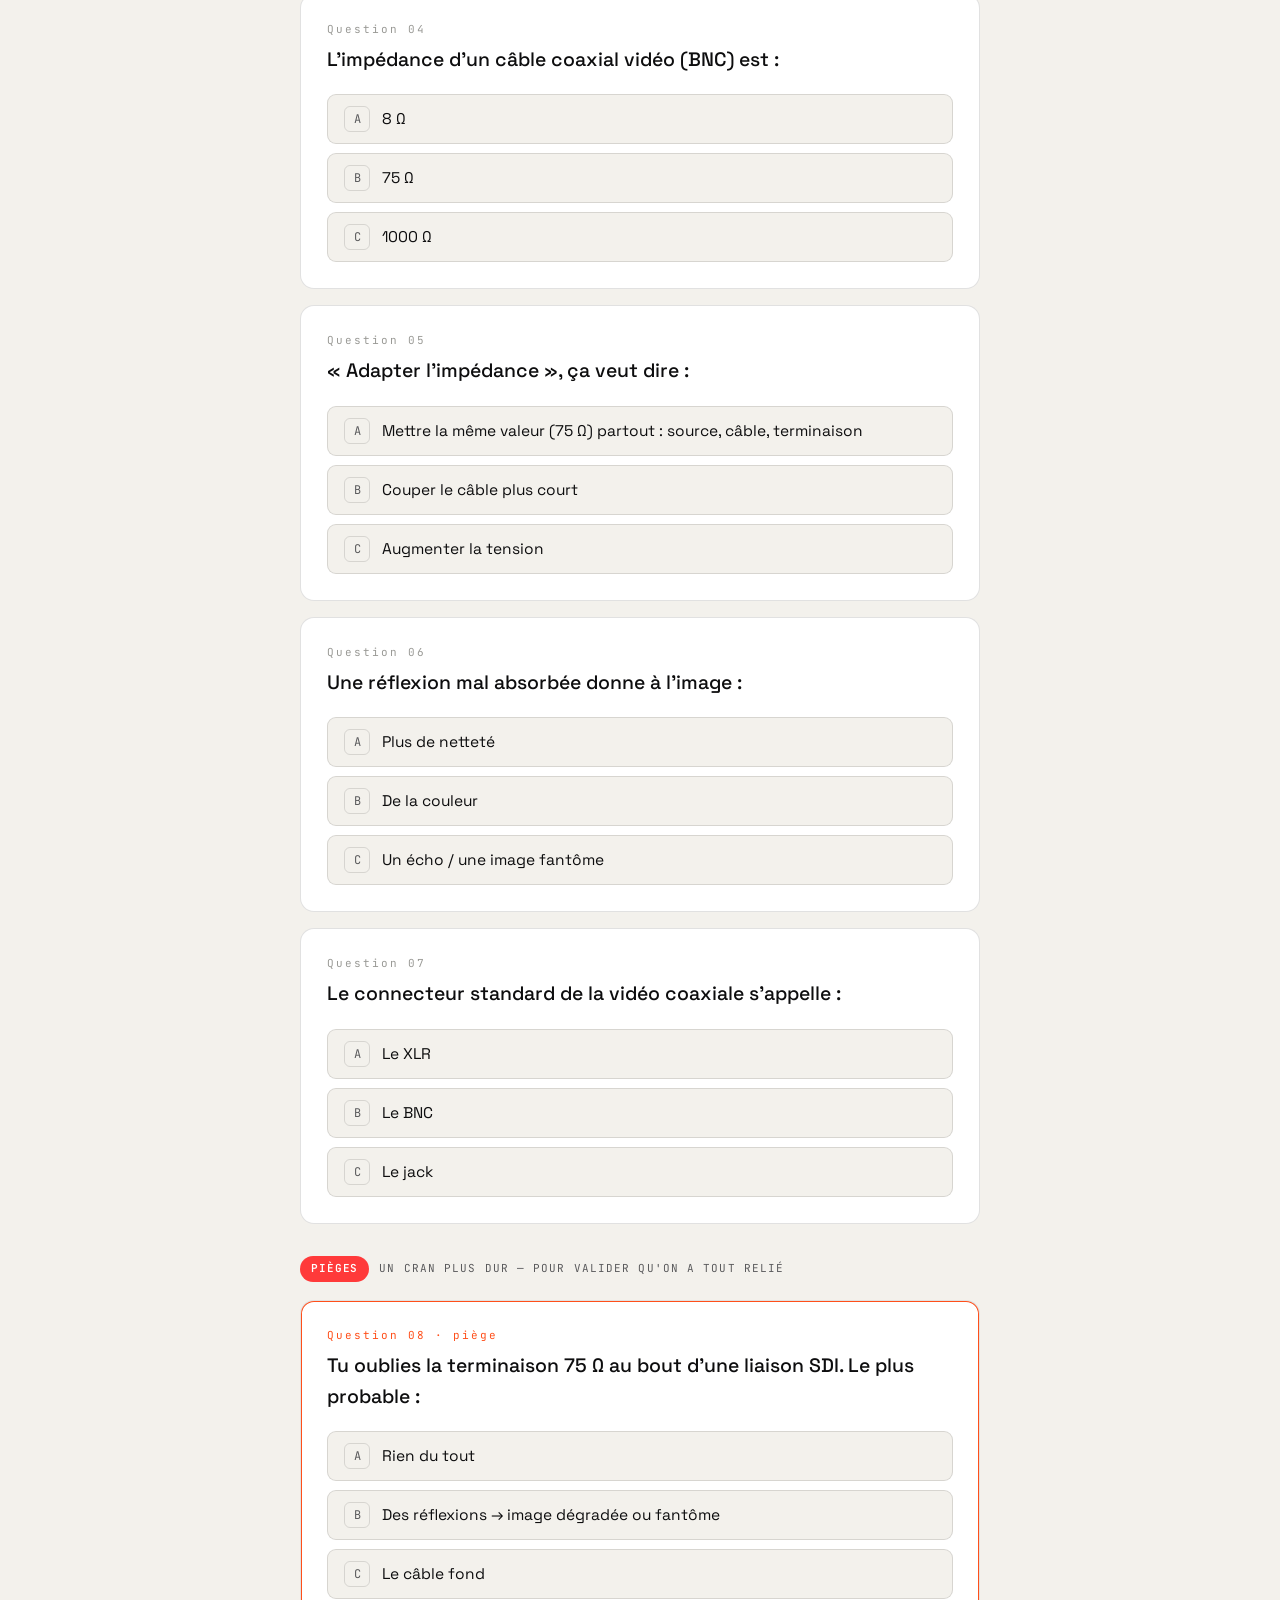
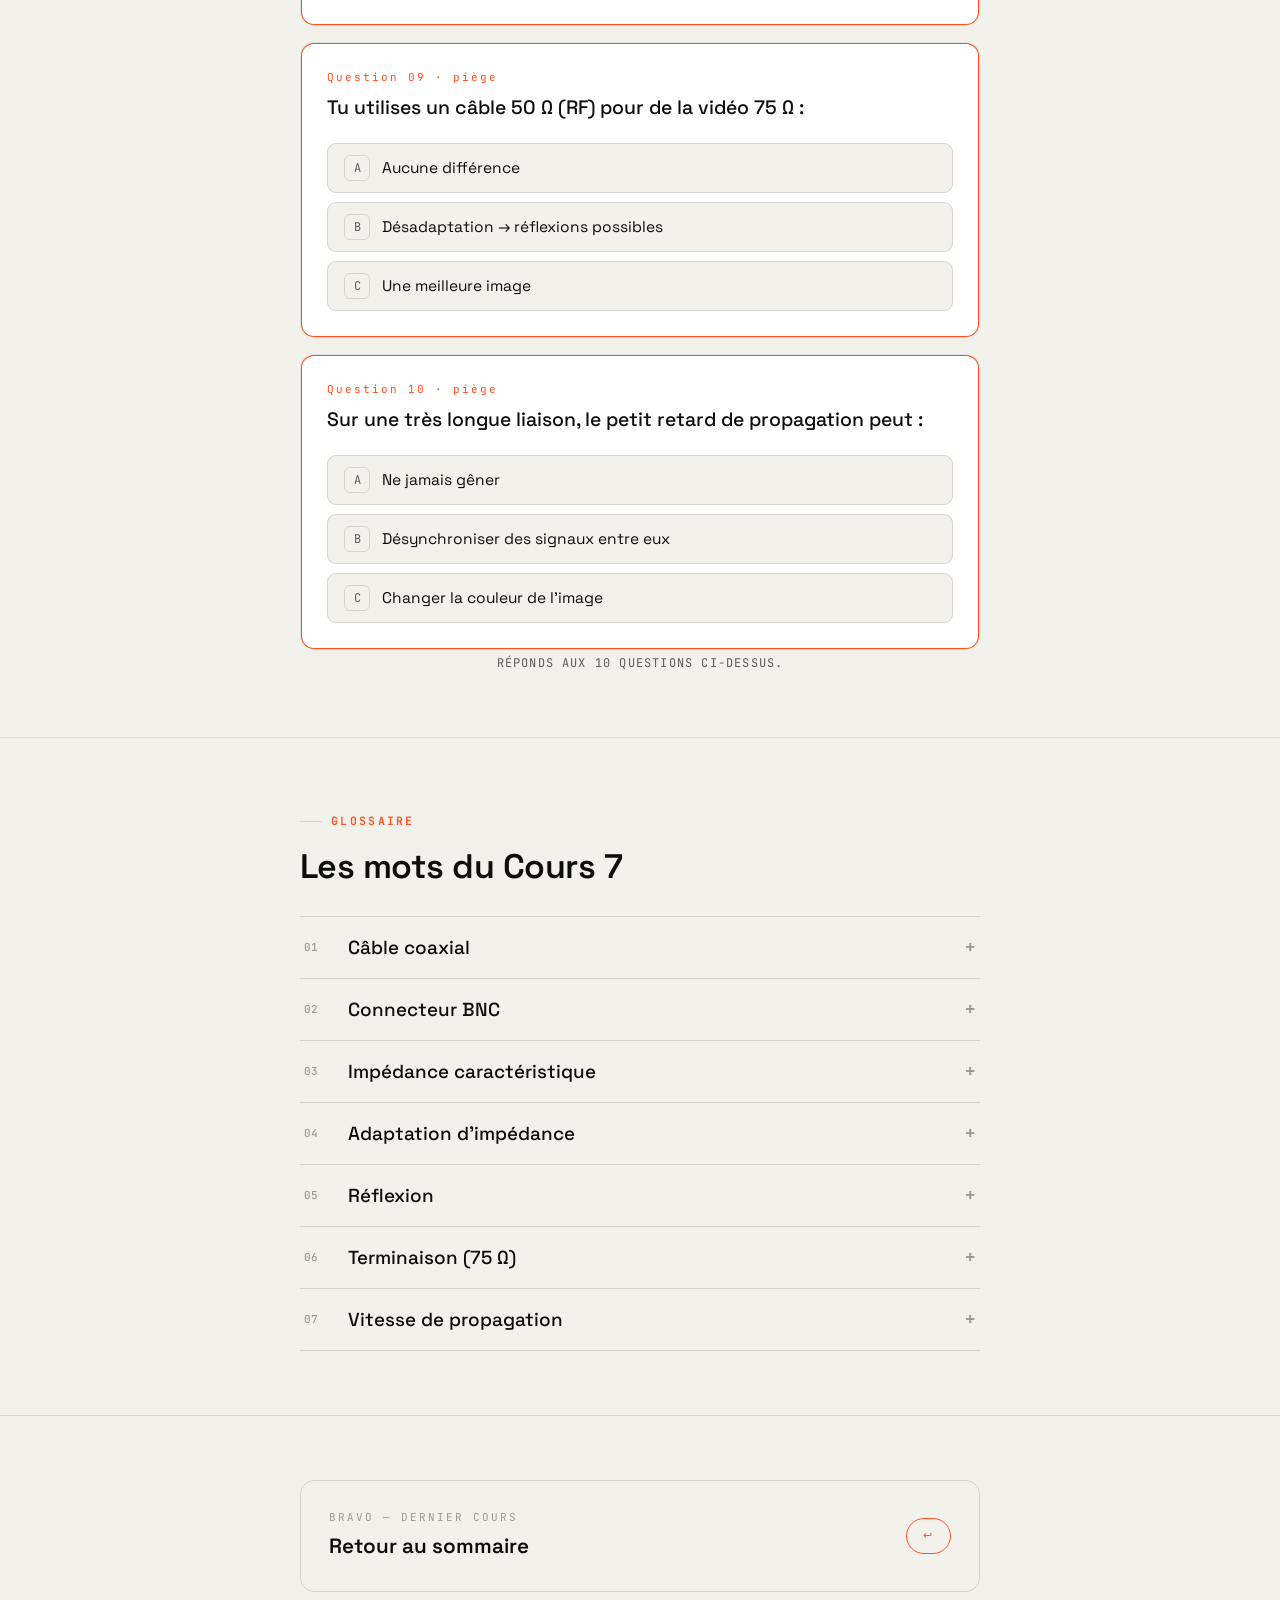
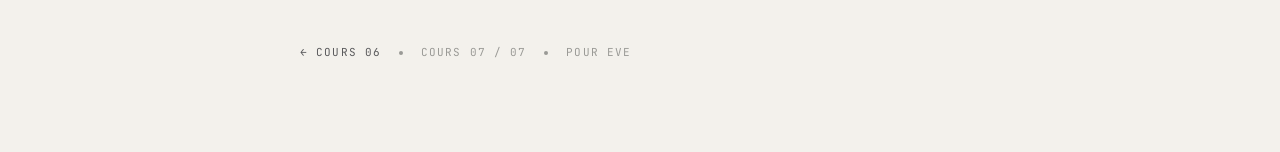
<file: cours-7.html>
<!DOCTYPE html>
<html lang="fr">
<head>
<meta charset="UTF-8">
<meta name="viewport" content="width=device-width, initial-scale=1, viewport-fit=cover">
<title>07 · Câble BNC & impédance — Magnétisme pour l'image</title>
<meta name="description" content="Cours 7 : la transmission dans un câble, le câble BNC, l'adaptation d'impédance et les réflexions de signal.">
<link rel="preconnect" href="https://fonts.googleapis.com">
<link rel="preconnect" href="https://fonts.gstatic.com" crossorigin>
<link href="https://fonts.googleapis.com/css2?family=Space+Grotesk:wght@400;500;600;700&family=Instrument+Serif:ital@0;1&family=JetBrains+Mono:wght@400;500;600&display=swap" rel="stylesheet">
<link rel="stylesheet" href="css/style.css">
</head>
<body data-page="cours-7">

<div class="progress" id="progress"></div>

<header class="topbar">
  <div class="topbar__in">
    <a class="topbar__brand" href="index.html"><span class="ring-mark"></span> Magnétisme <b>pour l'image</b></a>
    <span class="topbar__cours">Cours 07 / 07</span>
  </div>
</header>

<section class="hero">
  <div class="hero__rings" id="heroRings"></div>
  <div class="wrap">
    <div class="eyebrow"><span class="num">07</span> · Électromagnétisme pour l'image</div>
    <div class="hero__num">07<span class="dot">.</span></div>
    <h1>Câble BNC<br>& impédance</h1>
    <p class="hero__lead"><em class="lead">Pourquoi un câble vidéo mal terminé renvoie un écho — et pourquoi tout est en 75 Ω.</em></p>
    <div class="hero__meta">
      <span class="chip chip--level"><span class="lvl-dot lvl-dot--orange"></span> Niveau <b>post-bac</b></span>
      <span class="chip"><b>~9 min</b> de lecture</span>
      <span class="chip">2 schémas <b>au doigt</b></span>
      <span class="chip">QCM <b>7 questions</b></span>
    </div>
  </div>
</section>

<section class="section">
  <div class="wrap">
    <div class="callout callout--dark">
      <span class="callout__label">Pourquoi ça te concerne</span>
      <h3>Tes câbles vidéo, le SDI, les 75 Ω.</h3>
      <p>La vidéo sur un plateau passe par des <strong>câbles coaxiaux à connecteur BNC</strong> (SDI). Tout y est calibré en <strong>75 Ω</strong> pour une raison précise : éviter que le signal ne « rebondisse » dans le câble et n'abîme l'image.</p>
      <ul class="applist">
        <li>Câbles SDI, prises BNC, terminaisons 75 Ω.</li>
        <li>Le signal met un temps à parcourir le câble.</li>
        <li>Une mauvaise adaptation = écho, image fantôme.</li>
      </ul>
    </div>
  </div>
</section>

<!-- §7.1 VITESSE -->
<section class="section">
  <div class="wrap">
    <div class="sec-head">
      <div class="eyebrow"><span class="num">§7.1</span></div>
      <h2>Le signal voyage à vitesse finie</h2>
    </div>
    <div class="sec-body">
      <p class="lead-line">Dans un câble, le signal ne va pas instantanément d'un bout à l'autre.</p>
      <p>Il se propage très vite, mais à une vitesse <strong>inférieure à celle de la lumière</strong> : l'isolant (le diélectrique) qui entoure l'âme du câble le ralentit. Sur de grandes longueurs, ce petit retard finit par compter.</p>
    </div>
    <figure class="figure">
      <div class="figure__head">
        <span class="figure__tag">Schéma A</span>
        <span class="figure__title">Une impulsion qui parcourt le câble</span>
      </div>
      <div class="figure__stage"><canvas id="cvSpeed"></canvas></div>
      <div class="controls">
        <div class="slider">
          <div class="slider__top"><span>Vitesse dans le câble</span><b id="spVval">—</b></div>
          <input type="range" id="spV" min="0" max="1" step="0.01" value="0.5">
        </div>
        <div class="slider" style="flex-basis:100%">
          <div class="slider__top" id="spHint" style="text-transform:none;letter-spacing:0;font-size:11.5px"></div>
        </div>
      </div>
      <div class="figure__legend">
        <span class="lg"><span class="sw" style="background:rgba(13,13,14,.5)"></span> Lumière (référence c)</span>
        <span class="lg"><span class="sw" style="background:var(--accent)"></span> Signal dans le câble (plus lent)</span>
      </div>
    </figure>
  </div>
</section>

<!-- §7.2 REFLEXION / ADAPTATION -->
<section class="section">
  <div class="wrap">
    <div class="sec-head">
      <div class="eyebrow"><span class="num">§7.2</span></div>
      <h2>Réflexion et adaptation d'impédance</h2>
    </div>
    <div class="sec-body">
      <p class="lead-line">Si le bout du câble n'est pas « bien fermé », le signal rebondit et revient.</p>
      <p>Pour qu'il n'y ait pas d'écho, il faut <strong>adapter l'impédance</strong> : la source, le câble et la terminaison doivent avoir la même valeur. En vidéo, c'est <strong>75 Ω</strong> partout ; on ferme la ligne par une résistance de 75 Ω qui <strong>absorbe</strong> le signal. Mal adapté (bout ouvert), le signal se réfléchit et parasite l'image.</p>
      <p>(En radio/RF, la valeur de référence est 50 Ω. Le principe est le même.)</p>
    </div>
    <figure class="figure">
      <div class="figure__head">
        <span class="figure__tag">Schéma B</span>
        <span class="figure__title">Absorbé… ou réfléchi</span>
      </div>
      <div class="figure__stage"><canvas id="cvCable"></canvas></div>
      <div class="controls">
        <span class="slider__top" style="flex-basis:100%;text-transform:none;letter-spacing:0;font-size:11.5px">Choisis la terminaison du câble (le câble, lui, est à 75 Ω) :</span>
        <button class="btn btn--accent" id="cabT75">75 Ω · adaptée</button>
        <button class="btn" id="cabT50">50 Ω</button>
        <button class="btn" id="cabTopen">ouvert ∞</button>
        <div class="slider" style="flex-basis:100%">
          <div class="slider__top" id="cabHint" style="text-transform:none;letter-spacing:0;font-size:11.5px"></div>
        </div>
      </div>
      <div class="figure__legend">
        <span class="lg"><span class="sw" style="background:var(--accent)"></span> Signal aller</span>
        <span class="lg"><span class="sw" style="background:var(--ink)"></span> Signal réfléchi (l'écho)</span>
      </div>
    </figure>
  </div>
</section>

<section class="section">
  <div class="wrap">
    <div class="callout">
      <span class="callout__label">Sur un plateau</span>
      <h3>Où ça travaille</h3>
      <p>Le <strong>SDI</strong> (la vidéo numérique) circule sur du coaxial <strong>75 Ω</strong> à connecteur BNC. Respecter le 75 Ω de bout en bout évite réflexions et images fantômes. Et si une liaison est longue, garde en tête ce petit <strong>retard</strong> de propagation — il peut désynchroniser des signaux.</p>
    </div>
  </div>
</section>

<section class="section">
  <div class="wrap">
    <div class="sec-head">
      <div class="eyebrow"><span class="num">QCM</span></div>
      <h2>Le QCM du cours — correction immédiate</h2>
    </div>
    <div class="quiz">
      <div class="q" data-correct="1">
        <div class="q__num">Question 01</div>
        <div class="q__text">Dans un câble, le signal se propage&nbsp;:</div>
        <div class="q__opts">
          <button class="opt"><span class="key">A</span> Instantanément</button>
          <button class="opt"><span class="key">B</span> À vitesse finie, un peu moins vite que la lumière</button>
          <button class="opt"><span class="key">C</span> Plus vite que la lumière</button>
        </div>
        <div class="q__feedback"><b>Correction</b> Vitesse <strong>finie</strong> et <strong>inférieure à c</strong> (le diélectrique ralentit).</div>
      </div>
      <div class="q" data-correct="0">
        <div class="q__num">Question 02</div>
        <div class="q__text">Un câble mal terminé (non adapté)&nbsp;:</div>
        <div class="q__opts">
          <button class="opt"><span class="key">A</span> Renvoie une partie du signal (réflexion)</button>
          <button class="opt"><span class="key">B</span> Chauffe et fond</button>
          <button class="opt"><span class="key">C</span> Change la couleur du signal</button>
        </div>
        <div class="q__feedback"><b>Correction</b> Le signal <strong>se réfléchit</strong> au bout et revient parasiter la ligne.</div>
      </div>
      <div class="q" data-correct="2">
        <div class="q__num">Question 03</div>
        <div class="q__text">Pour éviter les réflexions en vidéo, on ferme la ligne par&nbsp;:</div>
        <div class="q__opts">
          <button class="opt"><span class="key">A</span> Un aimant</button>
          <button class="opt"><span class="key">B</span> Un condensateur</button>
          <button class="opt"><span class="key">C</span> Une résistance de 75 Ω (terminaison adaptée)</button>
        </div>
        <div class="q__feedback"><b>Correction</b> Une terminaison <strong>75 Ω</strong> absorbe le signal au lieu de le renvoyer.</div>
      </div>
      <div class="q" data-correct="1">
        <div class="q__num">Question 04</div>
        <div class="q__text">L'impédance d'un câble coaxial vidéo (BNC) est&nbsp;:</div>
        <div class="q__opts">
          <button class="opt"><span class="key">A</span> 8 Ω</button>
          <button class="opt"><span class="key">B</span> 75 Ω</button>
          <button class="opt"><span class="key">C</span> 1000 Ω</button>
        </div>
        <div class="q__feedback"><b>Correction</b> <strong>75 Ω</strong> en vidéo (50 Ω en RF/radio).</div>
      </div>
      <div class="q" data-correct="0">
        <div class="q__num">Question 05</div>
        <div class="q__text">« Adapter l'impédance », ça veut dire&nbsp;:</div>
        <div class="q__opts">
          <button class="opt"><span class="key">A</span> Mettre la même valeur (75 Ω) partout : source, câble, terminaison</button>
          <button class="opt"><span class="key">B</span> Couper le câble plus court</button>
          <button class="opt"><span class="key">C</span> Augmenter la tension</button>
        </div>
        <div class="q__feedback"><b>Correction</b> Même impédance de bout en bout → pas de réflexion.</div>
      </div>
      <div class="q" data-correct="2">
        <div class="q__num">Question 06</div>
        <div class="q__text">Une réflexion mal absorbée donne à l'image&nbsp;:</div>
        <div class="q__opts">
          <button class="opt"><span class="key">A</span> Plus de netteté</button>
          <button class="opt"><span class="key">B</span> De la couleur</button>
          <button class="opt"><span class="key">C</span> Un écho / une image fantôme</button>
        </div>
        <div class="q__feedback"><b>Correction</b> L'écho du signal se superpose → <strong>image fantôme</strong>.</div>
      </div>
      <div class="q" data-correct="1">
        <div class="q__num">Question 07</div>
        <div class="q__text">Le connecteur standard de la vidéo coaxiale s'appelle&nbsp;:</div>
        <div class="q__opts">
          <button class="opt"><span class="key">A</span> Le XLR</button>
          <button class="opt"><span class="key">B</span> Le BNC</button>
          <button class="opt"><span class="key">C</span> Le jack</button>
        </div>
        <div class="q__feedback"><b>Correction</b> Le <strong>BNC</strong> (le XLR, lui, c'est l'audio symétrique).</div>
      </div>
      <div class="quiz-sep"><span class="quiz-sep__tag">Pièges</span> Un cran plus dur — pour valider qu'on a tout relié</div>
      <div class="q q--hard" data-correct="1">
        <div class="q__num">Question 08 · piège</div>
        <div class="q__text">Tu oublies la terminaison 75 Ω au bout d'une liaison SDI. Le plus probable&nbsp;:</div>
        <div class="q__opts">
          <button class="opt"><span class="key">A</span> Rien du tout</button>
          <button class="opt"><span class="key">B</span> Des réflexions → image dégradée ou fantôme</button>
          <button class="opt"><span class="key">C</span> Le câble fond</button>
        </div>
        <div class="q__feedback"><b>Correction</b> Bout non adapté → le signal <strong>se réfléchit</strong> et parasite l'image.</div>
      </div>
      <div class="q q--hard" data-correct="1">
        <div class="q__num">Question 09 · piège</div>
        <div class="q__text">Tu utilises un câble 50 Ω (RF) pour de la vidéo 75 Ω&nbsp;:</div>
        <div class="q__opts">
          <button class="opt"><span class="key">A</span> Aucune différence</button>
          <button class="opt"><span class="key">B</span> Désadaptation → réflexions possibles</button>
          <button class="opt"><span class="key">C</span> Une meilleure image</button>
        </div>
        <div class="q__feedback"><b>Correction</b> Les impédances doivent correspondre : <strong>75 Ω</strong> de bout en bout pour la vidéo.</div>
      </div>
      <div class="q q--hard" data-correct="1">
        <div class="q__num">Question 10 · piège</div>
        <div class="q__text">Sur une très longue liaison, le petit retard de propagation peut&nbsp;:</div>
        <div class="q__opts">
          <button class="opt"><span class="key">A</span> Ne jamais gêner</button>
          <button class="opt"><span class="key">B</span> Désynchroniser des signaux entre eux</button>
          <button class="opt"><span class="key">C</span> Changer la couleur de l'image</button>
        </div>
        <div class="q__feedback"><b>Correction</b> Le signal arrive avec un délai ; sur de grandes longueurs ça peut <strong>désynchroniser</strong>.</div>
      </div>
    </div>
    <div class="quiz__score" id="quizScore">Réponds aux 10 questions ci-dessus.</div>
  </div>
</section>

<section class="section">
  <div class="wrap">
    <div class="sec-head">
      <div class="eyebrow"><span class="num">Glossaire</span></div>
      <h2>Les mots du Cours 7</h2>
    </div>
    <div class="gloss" id="gloss"></div>
  </div>
</section>

<footer class="footnav">
  <div class="wrap">
    <a class="nextcard nextcard--go" href="index.html">
      <div class="nextcard__l">
        <div class="k">Bravo — dernier cours</div>
        <div class="t">Retour au sommaire</div>
      </div>
      <div class="nextcard__r nextcard__r--go">↩</div>
    </a>
    <div class="colophon">
      <span><a href="cours-6.html" style="color:var(--ink-3)">← Cours 06</a></span>
      <span class="dotsep"></span>
      <span>Cours 07 / 07</span>
      <span class="dotsep"></span>
      <span>Pour Eve</span>
    </div>
  </div>
</footer>

<script id="glossData" type="application/json">
[
 ["Câble coaxial","Un câble où une âme centrale est entourée d'un isolant puis d'un blindage cylindrique. Idéal pour transporter un signal haute fréquence (vidéo) sans parasites.","Le câble vidéo rond à embout métallique."],
 ["Connecteur BNC","Le connecteur à baïonnette standard des câbles coaxiaux vidéo (SDI). Se verrouille d'un quart de tour.","La prise ronde qu'on clipse sur une caméra ou une régie."],
 ["Impédance caractéristique","La valeur d'impédance « propre » d'un câble : 75 Ω en vidéo, 50 Ω en RF. Pour bien transmettre, tout doit être à cette valeur.","La « taille » électrique du câble, à respecter partout."],
 ["Adaptation d'impédance","Mettre la même impédance à la source, dans le câble et à la terminaison, pour qu'aucun signal ne se réfléchisse.","Tout en 75 Ω : la source « voit » toujours 75 Ω."],
 ["Réflexion","Le rebond d'une partie du signal quand il atteint un bout mal adapté. Il revient en arrière et parasite la ligne.","Comme une vague qui revient si le canal n'est pas absorbé au bout."],
 ["Terminaison (75 Ω)","La résistance placée au bout de la ligne qui absorbe le signal au lieu de le renvoyer. C'est elle qui « ferme » proprement le câble.","Le bouchon qui empêche l'écho."],
 ["Vitesse de propagation","La vitesse à laquelle le signal avance dans le câble. Toujours inférieure à c, réduite par l'isolant (le diélectrique).","Très rapide, mais pas instantané."]
]
</script>
<script>
(function(){
  var data=JSON.parse(document.getElementById('glossData').textContent);
  var host=document.getElementById('gloss');
  data.forEach(function(d,i){
    var n=(i+1<10?'0':'')+(i+1);
    var div=document.createElement('div');
    div.className='gterm';
    div.innerHTML='<button class="gterm__btn"><span class="gi">'+n+'</span>'+
      '<span class="gt">'+d[0]+'</span><span class="gx">+</span></button>'+
      '<div class="gterm__panel"><div class="gterm__inner"><p>'+d[1]+'</p>'+
      (d[2]?'<p class="ana">'+d[2]+'</p>':'')+'</div></div>';
    host.appendChild(div);
  });
})();
</script>

<script src="js/engine.js"></script>
<script src="js/course-7.js"></script>
<script src="js/ui.js"></script>
<script src="js/site.js"></script>
</body>
</html>
</file>
<file: css/style.css>
/* =========================================================
   Magnétisme pour l'image — Cours 1
   Identité ShowRunner : papier crème, encre noire, orange vif.
   ========================================================= */

:root{
  /* Couleurs (ShowRunner) */
  --bg:#f3f1ec;
  --bg-card:#ffffff;
  --bg-dark:#0d0d0e;
  --ink:#0d0d0e;
  --ink-2:#2a2a2c;
  --ink-3:#5a5a5c;
  --ink-4:#9a9a96;
  --line-soft:rgba(13,13,14,.12);
  --line-hair:rgba(13,13,14,.06);
  --accent:#ff4f1a;
  --flow:#ff6b1a;
  --accent-2:#c9ff3c;
  --offline:#b8a89a;

  /* Polices */
  --font-title:'Space Grotesk', system-ui, sans-serif;
  --font-serif:'Instrument Serif', Georgia, serif;
  --font-mono:'JetBrains Mono', ui-monospace, monospace;

  /* Mesures */
  --maxw:720px;
  --pad:clamp(20px, 5vw, 40px);
  --radius:14px;
  --radius-sm:9px;
}

*{ box-sizing:border-box; }
html{ -webkit-text-size-adjust:100%; }

body{
  margin:0;
  background:var(--bg);
  color:var(--ink);
  font-family:var(--font-title);
  font-size:17px;
  line-height:1.6;
  font-weight:400;
  -webkit-font-smoothing:antialiased;
  text-rendering:optimizeLegibility;
  overflow-x:hidden;
}

/* Grain de papier discret */
body::before{
  content:"";
  position:fixed; inset:0;
  pointer-events:none;
  z-index:0;
  opacity:.4;
  background-image:radial-gradient(rgba(13,13,14,.025) 1px, transparent 1px);
  background-size:3px 3px;
}

/* ---------- Layout général ---------- */
.wrap{
  position:relative;
  z-index:1;
  width:100%;
  max-width:var(--maxw);
  margin:0 auto;
  padding:0 var(--pad);
}

section{ position:relative; z-index:1; }

/* ---------- Typo utilitaires ---------- */
.mono{ font-family:var(--font-mono); }
.serif{ font-family:var(--font-serif); }

.kicker{
  font-family:var(--font-mono);
  font-size:11.5px;
  letter-spacing:.22em;
  text-transform:uppercase;
  color:var(--ink-4);
  font-weight:500;
}

.eyebrow{
  display:inline-flex; align-items:center; gap:9px;
  font-family:var(--font-mono);
  font-size:11.5px;
  letter-spacing:.2em;
  text-transform:uppercase;
  color:var(--ink-3);
}
.eyebrow .num{ color:var(--accent); font-weight:600; }
.eyebrow::before{
  content:"";
  width:22px; height:1px; background:var(--line-soft);
}

h1,h2,h3{ font-weight:600; line-height:1.12; letter-spacing:-.015em; margin:0; }

p{ margin:0 0 1em; color:var(--ink-2); text-wrap:pretty; }
p:last-child{ margin-bottom:0; }
strong{ font-weight:600; color:var(--ink); }

em.lead{
  font-family:var(--font-serif);
  font-style:italic;
  font-weight:400;
  font-size:1.32em;
  line-height:1.32;
  color:var(--ink);
  letter-spacing:.01em;
}

a{ color:var(--accent); text-decoration:none; }

/* Anneaux du hero */
@keyframes ringPulse{
  0%,100%{ transform:scale(.96); opacity:.85; }
  50%{ transform:scale(1.04); opacity:1; }
}

/* =========================================================
   HERO
   ========================================================= */
.hero{
  position:relative;
  padding:clamp(64px,16vw,120px) 0 clamp(40px,9vw,64px);
  overflow:hidden;
}
.hero__rings{
  position:absolute;
  top:50%; left:50%;
  width:min(140vw,900px); height:min(140vw,900px);
  transform:translate(-50%,-46%);
  z-index:0;
  pointer-events:none;
}
.hero .wrap{ position:relative; z-index:2; }

.hero__num{
  font-family:var(--font-mono);
  font-weight:500;
  font-size:clamp(64px,22vw,150px);
  line-height:.9;
  letter-spacing:-.04em;
  color:var(--ink);
  margin:0 0 .12em;
}
.hero__num .dot{ color:var(--accent); }

.hero h1{
  font-size:clamp(38px,12vw,76px);
  letter-spacing:-.03em;
  margin:0 0 .35em;
}
.hero__lead{
  max-width:30ch;
}
.hero__meta{
  margin-top:clamp(28px,7vw,44px);
  display:flex; flex-wrap:wrap; gap:10px 26px;
  align-items:center;
}
.hero__meta .chip{
  font-family:var(--font-mono);
  font-size:11px; letter-spacing:.14em; text-transform:uppercase;
  color:var(--ink-3);
  display:inline-flex; align-items:center; gap:7px;
}
.hero__meta .chip b{ color:var(--ink); font-weight:600; }
/* Badge de niveau (vert = socle lycée / orange = post-bac / rouge = plafond) */
.lvl-dot{
  width:9px; height:9px; border-radius:50%;
  background:var(--accent-2);
  box-shadow:0 0 0 1px rgba(13,13,14,.18) inset;
  flex:0 0 auto;
}
.lvl-dot--orange{ background:var(--accent); }

/* Questions pièges (plus dures) */
.quiz-sep{ margin:16px 0 2px; display:flex; align-items:center; gap:10px;
  font-family:var(--font-mono); font-size:11px; letter-spacing:.1em; text-transform:uppercase; color:var(--ink-3); }
.quiz-sep__tag{ color:#fff; background:#ff3a3a; border-radius:100px; padding:4px 11px; font-weight:600; letter-spacing:.08em; flex:0 0 auto; }
.q--hard{ border-color:var(--accent); box-shadow:0 0 0 1px var(--accent) inset; }
.q--hard .q__num{ color:var(--accent); }
.q--hard .q__feedback{ border-left-color:#ff3a3a; }

/* =========================================================
   SECTIONS pédagogiques
   ========================================================= */
.section{ padding:clamp(38px,9vw,64px) 0; }
.section + .section{ border-top:1px solid var(--line-hair); }

.sec-head{ margin-bottom:clamp(20px,5vw,30px); }
.sec-head h2{
  font-size:clamp(25px,6.4vw,34px);
  margin-top:.5em;
}
.sec-body > p{ font-size:1.02em; }
.sec-body > p + p{ margin-top:0; }

.lead-line{
  font-family:var(--font-serif);
  font-style:italic;
  font-size:1.5em;
  line-height:1.3;
  color:var(--ink);
  margin:0 0 .9em;
}

/* ---------- Encadré "Pourquoi ça te concerne" ---------- */
.callout{
  background:var(--bg-card);
  border:1px solid var(--line-soft);
  border-radius:var(--radius);
  padding:clamp(22px,6vw,30px);
  position:relative;
}
.callout--dark{
  background:var(--bg-dark);
  border-color:transparent;
  color:var(--bg);
}
.callout--dark p{ color:rgba(243,241,236,.8); }
.callout--dark strong{ color:#fff; }
.callout--dark .callout__label{ color:var(--accent-2); }
.callout__label{
  font-family:var(--font-mono);
  font-size:11px; letter-spacing:.2em; text-transform:uppercase;
  color:var(--accent);
  display:block; margin-bottom:.85em;
}
.callout h3{ font-size:1.18em; margin-bottom:.5em; }

/* liste applications "Sur un plateau" */
.applist{ list-style:none; margin:.4em 0 0; padding:0; display:grid; gap:.55em; }
.applist li{
  position:relative; padding-left:26px;
  color:rgba(243,241,236,.82);
  font-size:.97em;
}
.applist li::before{
  content:"→";
  position:absolute; left:0; top:0;
  color:var(--accent-2);
  font-family:var(--font-mono);
}

/* =========================================================
   FIGURES interactives
   ========================================================= */
.figure{
  margin:clamp(22px,5vw,32px) 0 0;
  background:var(--bg-card);
  border:1px solid var(--line-soft);
  border-radius:var(--radius);
  overflow:hidden;
}
.figure__head{
  display:flex; align-items:baseline; justify-content:space-between;
  gap:12px;
  padding:14px 16px 12px;
  border-bottom:1px solid var(--line-hair);
}
.figure__tag{
  font-family:var(--font-mono);
  font-size:11px; letter-spacing:.16em; text-transform:uppercase;
  color:var(--accent);
  font-weight:600;
}
.figure__title{
  font-family:var(--font-mono);
  font-size:11px; letter-spacing:.1em; text-transform:uppercase;
  color:var(--ink-4);
  text-align:right;
}
.figure__stage{
  position:relative;
  width:100%;
  background:
    linear-gradient(0deg, rgba(13,13,14,.015), rgba(13,13,14,.015)),
    var(--bg-card);
  touch-action:pan-y;   /* le doigt peut scroller la page verticalement ; le glissé horizontal (aimant) reste capté */
}
.figure__stage canvas{ display:block; width:100%; height:auto; }

.figure__legend{
  display:flex; flex-wrap:wrap; gap:8px 18px;
  padding:11px 16px;
  border-top:1px solid var(--line-hair);
  font-family:var(--font-mono);
  font-size:10.5px; letter-spacing:.08em; text-transform:uppercase;
  color:var(--ink-3);
}
.figure__legend .lg{ display:inline-flex; align-items:center; gap:7px; }
.figure__legend .sw{ width:13px; height:13px; border-radius:3px; }

/* ---------- Contrôles tactiles ---------- */
.controls{
  display:flex; flex-wrap:wrap; gap:10px;
  padding:14px 16px;
  background:rgba(13,13,14,.02);
  border-top:1px solid var(--line-hair);
}
.btn{
  appearance:none; cursor:pointer;
  font-family:var(--font-mono);
  font-size:12px; letter-spacing:.08em; text-transform:uppercase;
  font-weight:500;
  color:var(--ink);
  background:var(--bg-card);
  border:1px solid var(--line-soft);
  border-radius:var(--radius-sm);
  min-height:46px;
  padding:0 18px;
  display:inline-flex; align-items:center; justify-content:center; gap:9px;
  transition:background .15s, border-color .15s, color .15s, transform .05s;
  flex:1 1 auto;
}
.btn:active{ transform:scale(.97); }
.btn[aria-pressed="true"], .btn.is-active{
  background:var(--ink);
  color:var(--bg);
  border-color:var(--ink);
}
.btn--accent[aria-pressed="true"], .btn--accent.is-active{
  background:var(--accent); border-color:var(--accent); color:#fff;
}

/* Slider */
.slider{
  flex:1 1 100%;
  display:flex; flex-direction:column; gap:8px;
  padding-top:2px;
}
.slider__top{
  display:flex; justify-content:space-between; align-items:baseline;
  font-family:var(--font-mono);
  font-size:11px; letter-spacing:.1em; text-transform:uppercase;
  color:var(--ink-3);
}
.slider__top b{ color:var(--accent); font-weight:600; font-size:13px; }
input[type=range]{
  -webkit-appearance:none; appearance:none;
  width:100%; height:46px; background:transparent; cursor:pointer; margin:0;
}
input[type=range]::-webkit-slider-runnable-track{
  height:4px; border-radius:2px;
  background:var(--line-soft);
}
input[type=range]::-moz-range-track{
  height:4px; border-radius:2px; background:var(--line-soft);
}
input[type=range]::-webkit-slider-thumb{
  -webkit-appearance:none; appearance:none;
  width:28px; height:28px; border-radius:50%;
  background:var(--accent);
  border:3px solid var(--bg-card);
  box-shadow:0 1px 4px rgba(13,13,14,.25);
  margin-top:-12px;
}
input[type=range]::-moz-range-thumb{
  width:28px; height:28px; border-radius:50%;
  background:var(--accent); border:3px solid var(--bg-card);
  box-shadow:0 1px 4px rgba(13,13,14,.25);
}

/* =========================================================
   Encadré UNITÉ (Tesla)
   ========================================================= */
.unit{
  display:flex; align-items:center; gap:clamp(18px,5vw,28px);
  background:var(--bg-card);
  border:1px solid var(--line-soft);
  border-radius:var(--radius);
  padding:clamp(20px,5vw,28px);
}
.unit__symbol{
  font-family:var(--font-mono);
  font-weight:500;
  font-size:clamp(46px,14vw,72px);
  line-height:.9;
  color:var(--accent);
  flex:0 0 auto;
}
.unit__body h3{ font-size:1.12em; margin-bottom:.35em; }
.unit__body p{ font-size:.95em; margin:0; color:var(--ink-3); }
.unit__scale{
  margin-top:.7em;
  display:grid; gap:.25em;
  font-family:var(--font-mono);
  font-size:11.5px; color:var(--ink-3);
}
.unit__scale span b{ color:var(--ink); }

/* =========================================================
   QUIZ
   ========================================================= */
.quiz{ display:grid; gap:16px; }
.q{
  background:var(--bg-card);
  border:1px solid var(--line-soft);
  border-radius:var(--radius);
  padding:clamp(18px,5vw,26px);
}
.q__num{
  font-family:var(--font-mono);
  font-size:11px; letter-spacing:.18em; color:var(--ink-4);
  margin-bottom:.5em;
}
.q__text{ font-size:1.08em; font-weight:500; margin-bottom:1em; }
.q__opts{ display:grid; gap:9px; }
.opt{
  display:flex; align-items:center; gap:12px;
  text-align:left;
  width:100%;
  min-height:50px;
  padding:10px 16px;
  font-family:var(--font-title);
  font-size:15.5px;
  color:var(--ink);
  background:var(--bg);
  border:1px solid var(--line-soft);
  border-radius:var(--radius-sm);
  cursor:pointer;
  transition:border-color .15s, background .15s;
}
.opt .key{
  flex:0 0 auto;
  font-family:var(--font-mono);
  font-size:12px;
  width:26px; height:26px; border-radius:6px;
  display:grid; place-items:center;
  border:1px solid var(--line-soft);
  color:var(--ink-3);
}
.opt:hover{ border-color:var(--ink-4); }
.opt.is-correct{
  border-color:var(--ink); background:rgba(201,255,60,.28);
}
.opt.is-correct .key{ background:var(--ink); color:var(--accent-2); border-color:var(--ink); }
.opt.is-wrong{
  border-color:var(--accent); background:rgba(255,79,26,.07);
}
.opt.is-wrong .key{ background:var(--accent); color:#fff; border-color:var(--accent); }
.opt:disabled{ cursor:default; }
.opt.is-dim{ opacity:.5; }
.q__feedback{
  margin-top:14px;
  font-size:.95em;
  color:var(--ink-2);
  padding-left:14px;
  border-left:2px solid var(--accent);
  display:none;
}
.q__feedback.show{ display:block; }
.q__feedback b{ font-family:var(--font-mono); font-size:11px; letter-spacing:.12em; text-transform:uppercase; color:var(--accent); display:block; margin-bottom:.3em; }

.quiz__score{
  margin-top:4px;
  font-family:var(--font-mono);
  font-size:12px; letter-spacing:.1em; text-transform:uppercase;
  color:var(--ink-3);
  text-align:center;
  min-height:1.2em;
}
.quiz__score b{ color:var(--accent); }

/* =========================================================
   GLOSSAIRE (accordéon)
   ========================================================= */
.gloss{ border-top:1px solid var(--line-soft); }
.gterm{ border-bottom:1px solid var(--line-soft); }
.gterm__btn{
  width:100%;
  appearance:none; background:none; border:none; cursor:pointer;
  display:flex; align-items:center; gap:14px;
  padding:18px 4px;
  text-align:left;
  font-family:var(--font-title);
  font-size:1.05em; font-weight:500; color:var(--ink);
}
.gterm__btn .gi{
  font-family:var(--font-mono); font-size:11px; color:var(--ink-4);
  flex:0 0 30px;
}
.gterm__btn .gt{ flex:1; }
.gterm__btn .gx{
  flex:0 0 auto; color:var(--ink-4);
  font-size:20px; line-height:1;
  transition:transform .25s;
}
.gterm[open] .gterm__btn .gx{ transform:rotate(45deg); color:var(--accent); }
.gterm__panel{
  overflow:hidden;
  max-height:0;
  transition:max-height .3s ease;
}
.gterm__inner{ padding:0 4px 20px 48px; }
.gterm__inner p{ font-size:.97em; margin:0; color:var(--ink-2); }
.gterm__inner .ana{
  margin-top:.6em; font-style:italic; font-family:var(--font-serif);
  font-size:1.12em; color:var(--ink-3);
}

/* =========================================================
   FOOTER / NAV
   ========================================================= */
.footnav{
  padding:clamp(40px,9vw,64px) 0 clamp(60px,12vw,90px);
  border-top:1px solid var(--line-soft);
}
.nextcard{
  display:flex; align-items:center; justify-content:space-between; gap:16px;
  padding:clamp(20px,5vw,28px);
  border:1px dashed var(--line-soft);
  border-radius:var(--radius);
  color:var(--ink-4);
}
.nextcard__l .k{
  font-family:var(--font-mono); font-size:11px; letter-spacing:.18em;
  text-transform:uppercase; color:var(--ink-4);
}
.nextcard__l .t{ font-size:1.15em; font-weight:600; color:var(--ink-3); margin-top:.2em; }
.nextcard__r{
  font-family:var(--font-mono); font-size:11px; letter-spacing:.14em;
  text-transform:uppercase;
  border:1px solid var(--line-soft); border-radius:100px;
  padding:8px 16px; color:var(--ink-4);
}
.colophon{
  margin-top:clamp(34px,8vw,52px);
  display:flex; flex-wrap:wrap; gap:8px 18px; align-items:center;
  font-family:var(--font-mono); font-size:11px; letter-spacing:.1em;
  text-transform:uppercase; color:var(--ink-4);
}
.colophon .dotsep{ width:4px; height:4px; border-radius:50%; background:var(--ink-4); }

/* =========================================================
   PROGRESSION (barre fine en haut)
   ========================================================= */
.progress{
  position:fixed; top:0; left:0; height:3px; width:0;
  background:var(--accent);
  z-index:50;
  transition:width .1s linear;
}

/* Lien retour / sommaire flottant minimal */
.topbar{
  position:sticky; top:0; z-index:40;
  background:color-mix(in srgb, var(--bg) 86%, transparent);
  backdrop-filter:blur(10px);
  -webkit-backdrop-filter:blur(10px);
  border-bottom:1px solid var(--line-hair);
}
.topbar__in{
  max-width:var(--maxw); margin:0 auto;
  padding:11px var(--pad);
  display:flex; align-items:center; justify-content:space-between; gap:12px;
}
.topbar__brand{
  font-family:var(--font-mono); font-size:11px; letter-spacing:.16em;
  text-transform:uppercase; color:var(--ink-3);
  display:flex; align-items:center; gap:9px;
}
.topbar__brand .ring-mark{ flex:0 0 auto; }
.topbar__brand b{ color:var(--ink); font-weight:600; }
.topbar__cours{
  font-family:var(--font-mono); font-size:11px; letter-spacing:.14em;
  text-transform:uppercase; color:var(--accent);
}

/* =========================================================
   RESPONSIVE — desktop : on aère, on ne s'étale pas trop
   ========================================================= */
@media (min-width:900px){
  body{ font-size:18px; }
  :root{ --maxw:760px; }
  .unit{ gap:32px; }
}

@media (prefers-reduced-motion:reduce){
  *{ animation-duration:.001ms !important; animation-iteration-count:1 !important; transition-duration:.05ms !important; }
}

/* =========================================================
   MENU (bouton + overlay) — partagé sur toutes les pages
   ========================================================= */
.menu-btn{
  appearance:none; cursor:pointer;
  width:42px; height:38px; padding:10px 9px;
  display:flex; flex-direction:column; justify-content:space-between;
  background:transparent; border:1px solid var(--line-soft); border-radius:9px;
}
.menu-btn span{ display:block; height:2px; width:100%; background:var(--ink); border-radius:2px; transition:transform .2s, opacity .2s; }
.menu-btn[aria-expanded="true"] span:nth-child(1){ transform:translateY(7px) rotate(45deg); }
.menu-btn[aria-expanded="true"] span:nth-child(2){ opacity:0; }
.menu-btn[aria-expanded="true"] span:nth-child(3){ transform:translateY(-7px) rotate(-45deg); }

.menu[hidden]{ display:none; }
.menu{ position:fixed; inset:0; z-index:100; }
.menu__backdrop{
  position:absolute; inset:0; background:rgba(13,13,14,.45);
  opacity:0; transition:opacity .25s;
}
.menu.is-open .menu__backdrop{ opacity:1; }
.menu__panel{
  position:absolute; top:0; right:0; height:100%;
  width:min(420px, 86vw);
  background:var(--bg); border-left:1px solid var(--line-soft);
  box-shadow:-20px 0 50px rgba(13,13,14,.18);
  padding:18px var(--pad) 28px;
  display:flex; flex-direction:column;
  transform:translateX(100%); transition:transform .26s cubic-bezier(.4,0,.1,1);
  overflow-y:auto;
}
.menu.is-open .menu__panel{ transform:translateX(0); }
.menu__head{ display:flex; align-items:center; justify-content:space-between; margin-bottom:18px; }
.menu__brand{
  font-family:var(--font-mono); font-size:11px; letter-spacing:.16em;
  text-transform:uppercase; color:var(--ink-3);
}
.menu__brand b{ color:var(--ink); font-weight:600; }
.menu__close{
  appearance:none; cursor:pointer; background:none; border:none;
  font-size:30px; line-height:1; color:var(--ink-3); padding:0 4px;
}
.menu__home{
  display:block; padding:13px 14px; margin-bottom:10px;
  border:1px solid var(--line-soft); border-radius:var(--radius-sm);
  font-family:var(--font-mono); font-size:11.5px; letter-spacing:.12em; text-transform:uppercase;
  color:var(--ink-2);
}
.menu__home.is-current{ background:var(--ink); color:var(--bg); border-color:var(--ink); }
.menu__list{ display:flex; flex-direction:column; }
.menu__row{
  display:flex; align-items:center; gap:13px;
  padding:14px 6px; border-bottom:1px solid var(--line-hair);
  color:var(--ink);
}
.menu__row.is-current{ }
.menu__row.is-soon{ color:var(--ink-4); cursor:default; }
.menu__n{ font-family:var(--font-mono); font-size:12px; color:var(--ink-4); flex:0 0 24px; }
.menu__row.is-current .menu__n{ color:var(--accent); }
.menu__t{ flex:1; font-size:15px; font-weight:500; line-height:1.25; }
.menu__lvl{ flex:0 0 auto; width:9px; height:9px; border-radius:50%; box-shadow:0 0 0 1px rgba(13,13,14,.18) inset; }
.menu__lvl--vert{ background:var(--accent-2); }
.menu__lvl--orange{ background:var(--accent); }
.menu__lvl--rouge{ background:#ff3a3a; }
.menu__tag{
  flex:0 0 auto; font-family:var(--font-mono); font-size:9.5px; letter-spacing:.1em;
  text-transform:uppercase; color:var(--ink-4);
  border:1px solid var(--line-soft); border-radius:100px; padding:3px 8px;
}
.menu__tag--here{ color:var(--accent); border-color:var(--accent); }
.menu__foot{
  margin-top:auto; padding-top:18px;
  font-family:var(--font-mono); font-size:10.5px; letter-spacing:.1em;
  text-transform:uppercase; color:var(--ink-4);
}

/* =========================================================
   HUB (page d'accueil)
   ========================================================= */
.hub-hero{ padding:clamp(54px,13vw,96px) 0 clamp(30px,7vw,48px); position:relative; overflow:hidden; }
.hub-hero__rings{ position:absolute; top:50%; left:50%; width:min(140vw,820px); height:min(140vw,820px); transform:translate(-50%,-46%); z-index:0; pointer-events:none; }
.hub-hero .wrap{ position:relative; z-index:2; }
.hub-hero h1{ font-size:clamp(34px,10vw,62px); letter-spacing:-.03em; margin:.25em 0 .3em; }
.hub-hero__lead{ max-width:34ch; }

/* Colonne vertébrale : deux phrases réciproques */
.spine{ display:grid; gap:14px; margin-top:clamp(26px,6vw,38px); }
@media (min-width:640px){ .spine{ grid-template-columns:1fr 1fr; } }
.spine__card{
  background:var(--bg-card); border:1px solid var(--line-soft); border-radius:var(--radius);
  padding:clamp(18px,5vw,24px); position:relative;
}
.spine__tag{ font-family:var(--font-mono); font-size:10.5px; letter-spacing:.16em; text-transform:uppercase; color:var(--accent); display:block; margin-bottom:.6em; }
.spine__card p{ font-size:1.04em; }
.spine__card .arrow{ font-family:var(--font-mono); color:var(--accent); }
.spine__card .ex{ display:block; margin-top:.7em; font-family:var(--font-serif); font-style:italic; font-size:1.15em; color:var(--ink-3); }

/* Grille des cours */
.courses{ display:grid; gap:13px; }
@media (min-width:720px){ .courses{ grid-template-columns:1fr 1fr; } }
.ccard{
  display:flex; flex-direction:column; gap:10px;
  background:var(--bg-card); border:1px solid var(--line-soft); border-radius:var(--radius);
  padding:clamp(18px,4.5vw,22px);
  color:var(--ink);
  transition:border-color .15s, transform .05s;
}
a.ccard:active{ transform:scale(.99); }
a.ccard:hover{ border-color:var(--ink-4); }
.ccard.is-soon{ opacity:.62; }
.ccard__top{ display:flex; align-items:center; gap:10px; }
.ccard__n{ font-family:var(--font-mono); font-size:13px; color:var(--ink-4); }
.ccard__lvl{ width:9px; height:9px; border-radius:50%; box-shadow:0 0 0 1px rgba(13,13,14,.18) inset; }
.ccard__lvl--vert{ background:var(--accent-2); }
.ccard__lvl--orange{ background:var(--accent); }
.ccard__status{
  margin-left:auto; font-family:var(--font-mono); font-size:9.5px; letter-spacing:.1em; text-transform:uppercase;
  border:1px solid var(--line-soft); border-radius:100px; padding:3px 9px; color:var(--ink-4);
}
.ccard__status.is-ready{ color:var(--accent); border-color:var(--accent); }
.ccard__title{ font-size:1.18em; font-weight:600; line-height:1.18; letter-spacing:-.01em; }
.ccard__desc{ font-size:.95em; color:var(--ink-3); margin:0; }

/* Légende des niveaux */
.legend{
  display:flex; flex-wrap:wrap; gap:10px 22px; margin-top:1.4em;
  font-family:var(--font-mono); font-size:11px; letter-spacing:.06em; color:var(--ink-3);
}
.legend .lg{ display:inline-flex; align-items:center; gap:8px; }
.legend .d{ width:10px; height:10px; border-radius:50%; box-shadow:0 0 0 1px rgba(13,13,14,.18) inset; }
.legend .d--vert{ background:var(--accent-2); } .legend .d--orange{ background:var(--accent); } .legend .d--rouge{ background:#ff3a3a; }

/* Carte "cours suivant" cliquable */
.nextcard--go{ border-style:solid; color:var(--ink); transition:border-color .15s, transform .05s; }
.nextcard--go:hover{ border-color:var(--ink-4); }
.nextcard--go:active{ transform:scale(.99); }
.nextcard--go .t{ color:var(--ink); }
.nextcard__r--go{ color:var(--accent); border-color:var(--accent); }

/* Note "vue en coupe" sous un schéma */
.cut-note{ font-size:.92em; color:var(--ink-3); background:rgba(13,13,14,.03);
  border-left:2px solid var(--line-soft); padding:.55em .85em; border-radius:0 8px 8px 0; margin-top:.4em; }
.cut-note strong{ color:var(--ink); }

/* Lien vers le QCM (hub) */
.qcm-link{ display:inline-flex; align-items:center; gap:8px;
  font-family:var(--font-mono); font-size:12px; letter-spacing:.08em; text-transform:uppercase; font-weight:600;
  color:var(--accent); border:1px solid var(--accent); border-radius:100px; padding:11px 18px; transition:background .15s, color .15s; }
.qcm-link:hover{ background:var(--accent); color:#fff; }

/* En-tête de la page QCM */
.qcm-head{ padding:clamp(48px,12vw,84px) 0 clamp(20px,5vw,30px); }
.qcm-head h1{ font-size:clamp(30px,9vw,52px); letter-spacing:-.03em; margin:.2em 0 .3em; }
.qcm-head .lead{ font-family:var(--font-serif); font-style:italic; font-size:1.3em; color:var(--ink); }
</file>
